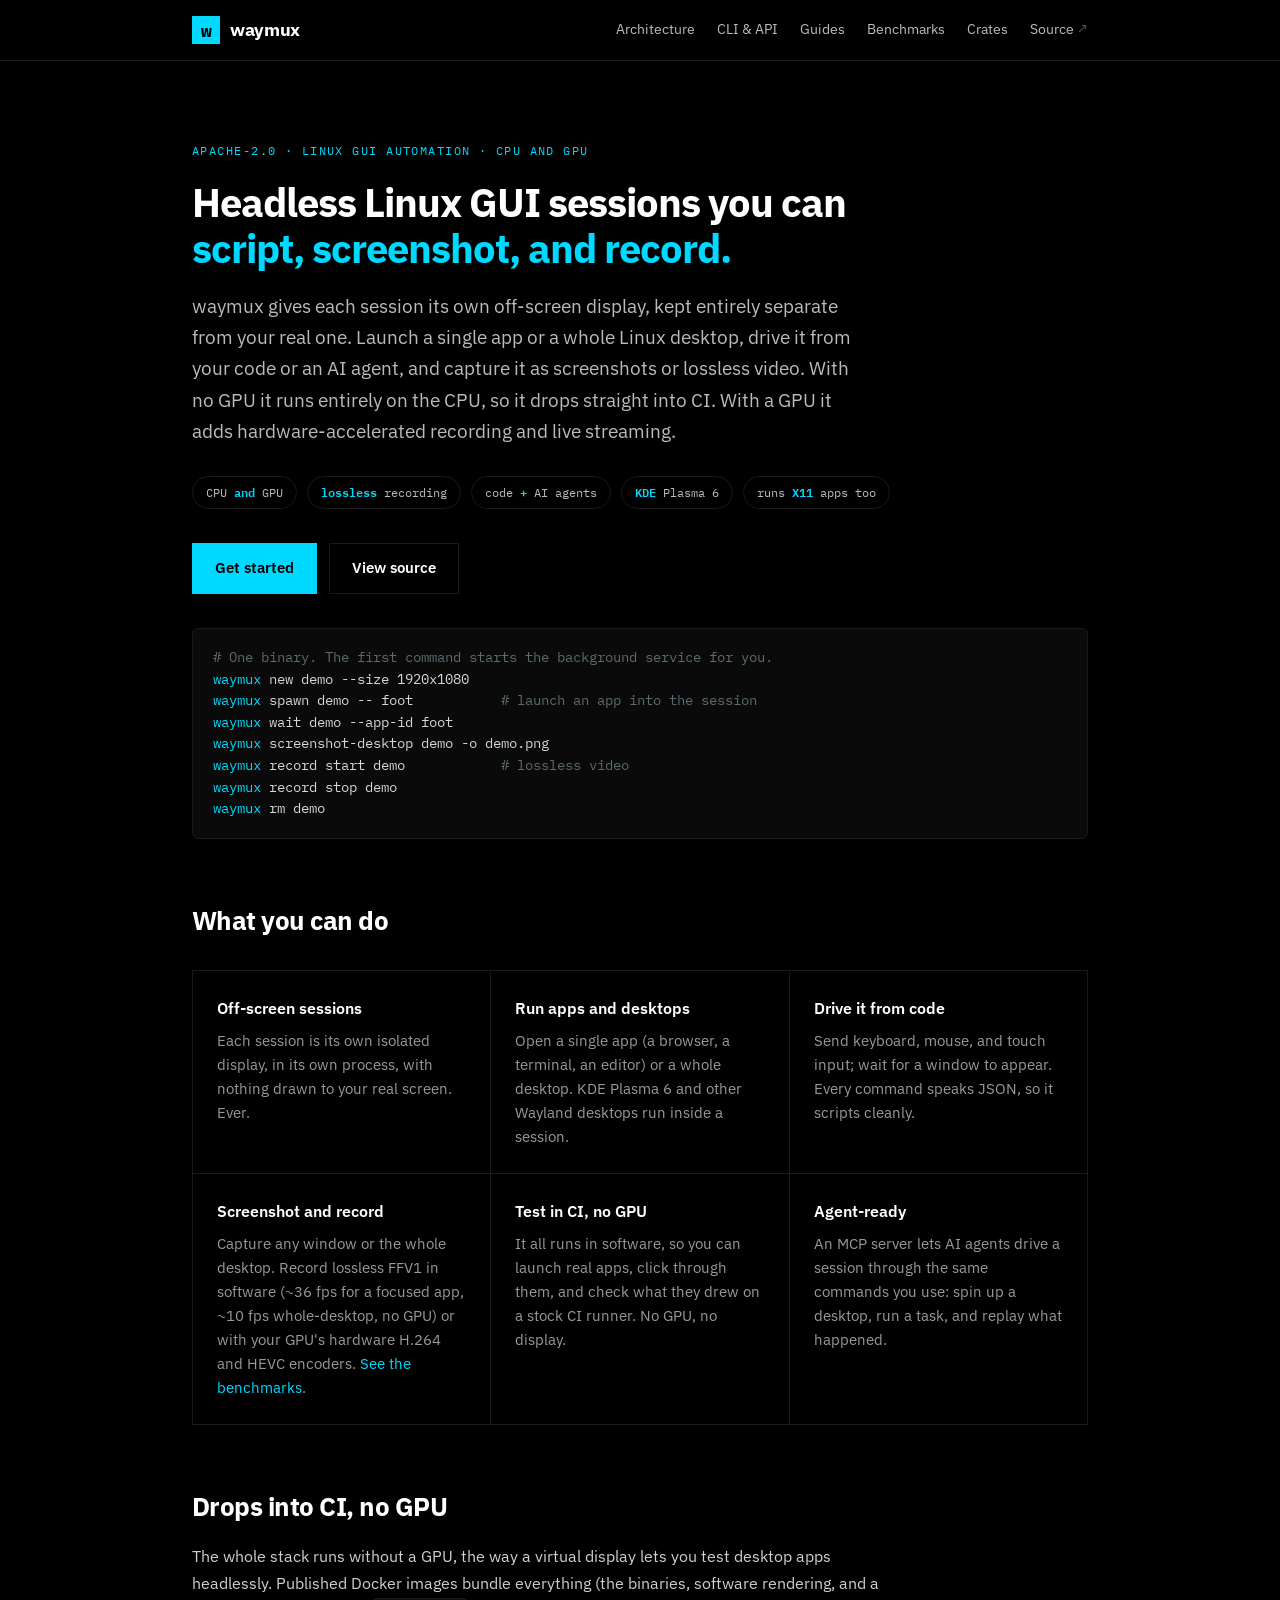
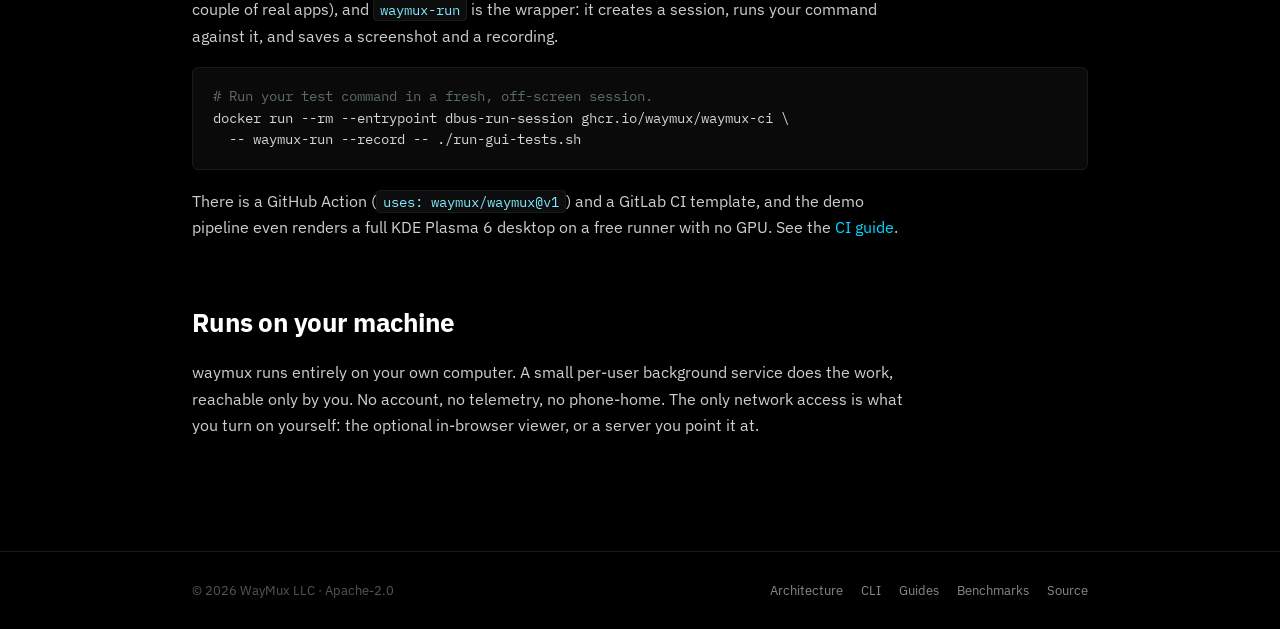
<file: site/index.html>
<!doctype html>
<html lang="en">
<head>
<meta charset="utf-8">
<meta name="viewport" content="width=device-width,initial-scale=1">
<title>waymux: headless Linux GUI sessions, driven by code or agents</title>
<meta name="description" content="Run Linux GUI apps and full desktops in a headless, scriptable session. Drive them from your code or an AI agent, screenshot and record them, and test in CI with no GPU. Open source, Apache-2.0.">
<meta property="og:title" content="waymux: headless Linux GUI sessions, driven by code or agents">
<meta property="og:description" content="Launch an app or a whole Linux desktop in an off-screen session, drive it from code, and capture it as screenshots or lossless video. No GPU needed, hardware-accelerated when you have one. Open source.">
<meta property="og:type" content="website">
<meta property="og:url" content="https://waymux.dev">
<meta name="twitter:card" content="summary_large_image">
<link rel="icon" href="data:image/svg+xml,%3Csvg xmlns='http://www.w3.org/2000/svg' viewBox='0 0 32 32'%3E%3Crect width='32' height='32' fill='%2300d9ff'/%3E%3Ctext x='16' y='22' font-family='monospace' font-size='20' font-weight='900' text-anchor='middle' fill='%23000'%3Ew%3C/text%3E%3C/svg%3E">
<link rel="preconnect" href="https://fonts.googleapis.com">
<link rel="preconnect" href="https://fonts.gstatic.com" crossorigin>
<link href="https://fonts.googleapis.com/css2?family=IBM+Plex+Mono:wght@400;600;700&family=IBM+Plex+Sans:wght@300;400;600;700&display=swap" rel="stylesheet">
<link rel="stylesheet" href="styles.css">
</head>
<body>

<header class="nav">
  <div class="container">
    <a class="brand" href="/"><span class="brand-mark">w</span> waymux</a>
    <nav class="nav-links">
      <a href="architecture.html">Architecture</a>
      <a href="cli.html">CLI &amp; API</a>
      <a href="guides.html">Guides</a>
      <a href="benchmarks.html">Benchmarks</a>
      <a href="crates.html">Crates</a>
      <a class="ext" href="https://gitlab.com/tek.cat/waymux">Source</a>
    </nav>
  </div>
</header>

<main>
  <div class="container">

    <section class="hero">
      <p class="eyebrow">Apache-2.0 &middot; Linux GUI automation &middot; CPU and GPU</p>
      <h1>Headless Linux GUI sessions you can <br><span class="accent">script, screenshot, and record.</span></h1>
      <p class="lede">
        waymux gives each session its own off-screen display, kept entirely separate from
        your real one. Launch a single app or a whole Linux desktop, drive it from your
        code or an AI agent, and capture it as screenshots
        or lossless video. With no GPU it runs entirely on the CPU, so it drops straight
        into CI. With a GPU it adds hardware-accelerated recording and live streaming.
      </p>
      <div class="pills">
        <span class="pill">CPU <b>and</b> GPU</span>
        <span class="pill"><b>lossless</b> recording</span>
        <span class="pill">code <b>+</b> AI agents</span>
        <span class="pill"><b>KDE</b> Plasma 6</span>
        <span class="pill">runs <b>X11</b> apps too</span>
      </div>
      <div class="cta-row">
        <a class="btn btn-primary" href="guides.html">Get started</a>
        <a class="btn btn-ghost" href="https://gitlab.com/tek.cat/waymux">View source</a>
      </div>
    </section>

    <pre><code><span class="c"># One binary. The first command starts the background service for you.</span>
<span class="k">waymux</span> new demo --size 1920x1080
<span class="k">waymux</span> spawn demo -- foot           <span class="c"># launch an app into the session</span>
<span class="k">waymux</span> wait demo --app-id foot
<span class="k">waymux</span> screenshot-desktop demo -o demo.png
<span class="k">waymux</span> record start demo            <span class="c"># lossless video</span>
<span class="k">waymux</span> record stop demo
<span class="k">waymux</span> rm demo</code></pre>

    <h2>What you can do</h2>
    <div class="grid">
      <div class="card">
        <h3>Off-screen sessions</h3>
        <p>Each session is its own isolated display, in its own process, with nothing drawn to your real screen. Ever.</p>
      </div>
      <div class="card">
        <h3>Run apps and desktops</h3>
        <p>Open a single app (a browser, a terminal, an editor) or a whole desktop. KDE Plasma 6 and other Wayland desktops run inside a session.</p>
      </div>
      <div class="card">
        <h3>Drive it from code</h3>
        <p>Send keyboard, mouse, and touch input; wait for a window to appear. Every command speaks JSON, so it scripts cleanly.</p>
      </div>
      <div class="card">
        <h3>Screenshot and record</h3>
        <p>Capture any window or the whole desktop. Record lossless FFV1 in software (~36 fps for a focused app, ~10 fps whole-desktop, no GPU) or with your GPU's hardware H.264 and HEVC encoders. <a href="benchmarks.html">See the benchmarks</a>.</p>
      </div>
      <div class="card">
        <h3>Test in CI, no GPU</h3>
        <p>It all runs in software, so you can launch real apps, click through them, and check what they drew on a stock CI runner. No GPU, no display.</p>
      </div>
      <div class="card">
        <h3>Agent-ready</h3>
        <p>An MCP server lets AI agents drive a session through the same commands you use: spin up a desktop, run a task, and replay what happened.</p>
      </div>
    </div>

    <h2>Drops into CI, no GPU</h2>
    <p>
      The whole stack runs without a GPU, the way a virtual display lets you test desktop
      apps headlessly. Published Docker images bundle everything (the binaries, software
      rendering, and a couple of real apps), and <code>waymux-run</code> is the wrapper:
      it creates a session, runs your command against it, and saves a screenshot and a
      recording.
    </p>
    <pre><code><span class="c"># Run your test command in a fresh, off-screen session.</span>
docker run --rm --entrypoint dbus-run-session ghcr.io/waymux/waymux-ci \
  -- waymux-run --record -- ./run-gui-tests.sh</code></pre>
    <p>
      There is a GitHub Action (<code>uses: waymux/waymux@v1</code>) and a GitLab CI
      template, and the demo pipeline even renders a full KDE Plasma 6 desktop on a free
      runner with no GPU. See the <a href="guides.html#ci">CI guide</a>.
    </p>

    <h2>Runs on your machine</h2>
    <p>
      waymux runs entirely on your own computer. A small per-user background service does
      the work, reachable only by you. No account, no telemetry, no phone-home. The only
      network access is what you turn on yourself: the optional in-browser viewer, or a
      server you point it at.
    </p>

  </div>
</main>

<footer>
  <div class="container">
    <span>&copy; 2026 WayMux LLC &middot; Apache-2.0</span>
    <span class="foot-links">
      <a href="architecture.html">Architecture</a>
      <a href="cli.html">CLI</a>
      <a href="guides.html">Guides</a>
      <a href="benchmarks.html">Benchmarks</a>
      <a href="https://gitlab.com/tek.cat/waymux">Source</a>
    </span>
  </div>
</footer>

<script>
  // easter egg: the glowing 3D logo, rendered in software WebGL
  console.log('%c✦ waymux', 'color:#00d9ff;font:700 16px monospace');
  console.log('%cthe glowing one lives at /logo.html', 'color:#5b6b70;font:13px monospace');
</script>
</body>
</html>
</file>
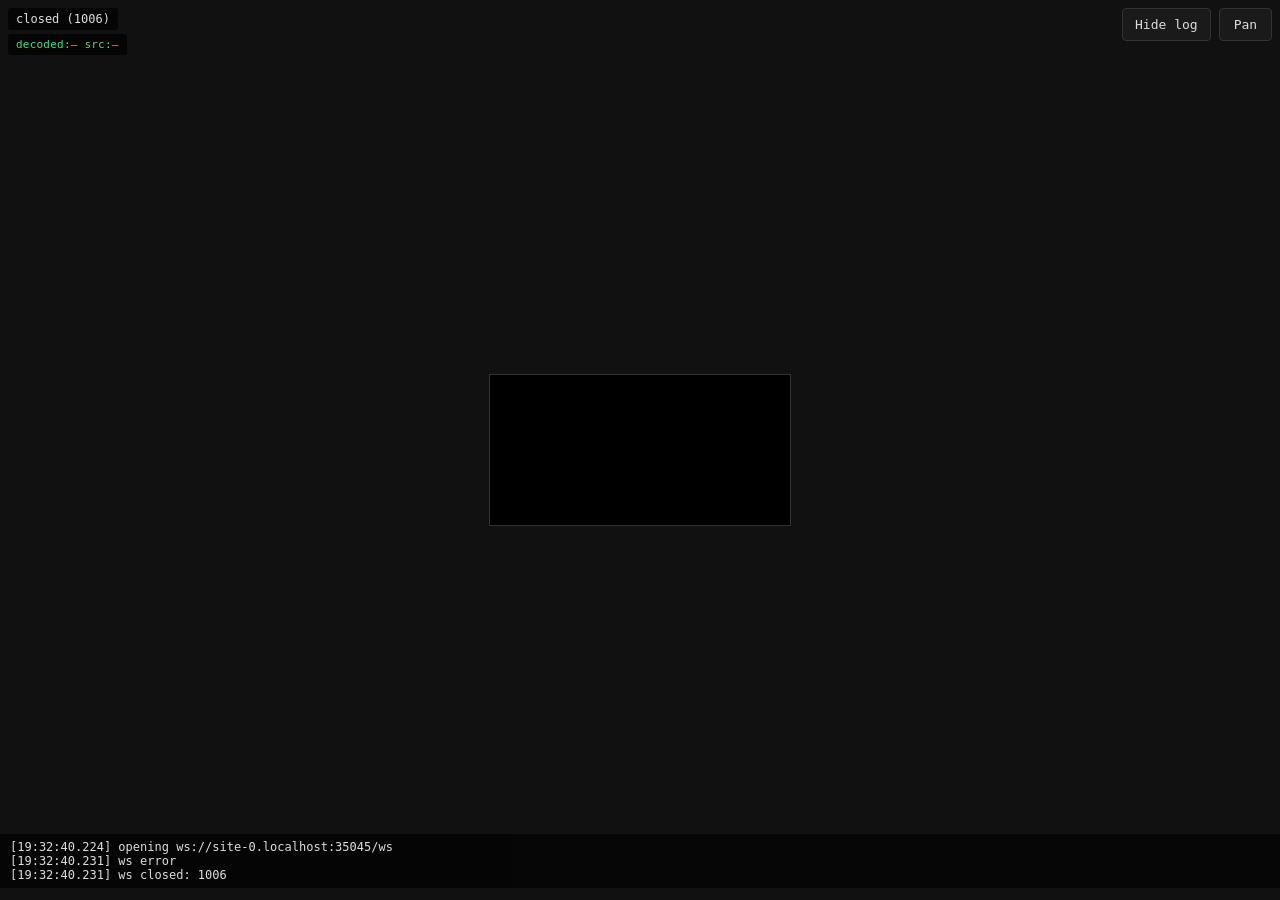
<file: crates/waymux-neko-bridge/internal/web/static/index.html>
<!DOCTYPE html>
<html lang="en">
<head>
<meta charset="utf-8">
<meta name="viewport" content="width=device-width, initial-scale=1, maximum-scale=5, user-scalable=yes">
<title>waymux viewer</title>
<style>
  html, body { margin: 0; padding: 0; background: #111; color: #ddd; font-family: ui-monospace, monospace; height: 100%; overflow: hidden; }
  #stage { position: relative; width: 100%; height: 100%; display: flex; align-items: center; justify-content: center; }
  /* touch-action: manipulation — re-enable browser-native pinch-zoom + pan.
   *  The two-finger gesture classifier in JS preventDefault()s only when it
   *  decides the gesture is a parallel scroll; pinch + post-zoom pan fall
   *  through to the browser. The `none` value would block all of that. */
  video { max-width: 100%; max-height: 100%; background: #000; outline: 1px solid #333; cursor: crosshair; touch-action: manipulation; }
  #log { position: fixed; bottom: 0; left: 0; right: 0; max-height: 30%; overflow: auto; background: #000a; padding: 6px 10px; font-size: 12px; pointer-events: none; }
  /* Lift log above the persistent Termux bar on touch devices so they don't overlap. */
  @media (pointer: coarse) { #log { bottom: 88px; max-height: 25%; } }
  /* Hidden state for the on-screen log; toggle via #log-toggle. The
   * log is useful for debugging but clutters the desktop view in
   * normal use — customer can hide. Persisted in localStorage. */
  body.log-hidden #log { display: none; }
  #log-toggle {
    background: #1a1a1a; color: #ddd;
    border: 1px solid #333; border-radius: 4px;
    padding: 8px 12px; font-family: inherit; font-size: 13px;
    cursor: pointer;
  }
  #log-toggle.log-hidden-active {
    background: #1a1a1a; color: #888; border-color: #2a2a2a;
  }
  /* task #124: top-left "viewport-info" container holds #status +
   * #fps. Visual-viewport-pegged via pegViewportInfo() so both
   * elements stay screen-fixed during pinch-zoom + pan (same pattern
   * as #viewport-controls on the right). Without this, pinch-zoom
   * scales these to giant size + they drift off-screen during pan. */
  #viewport-info {
    position: fixed; top: 0; left: 0; z-index: 100;
    display: flex; flex-direction: column; gap: 4px;
    padding: 8px;
    transform-origin: top left;
    will-change: transform;
    pointer-events: none;
  }
  #status { background: #000a; color: #ddd; padding: 4px 8px; font-size: 12px; border-radius: 3px; align-self: flex-start; }

  /* launch-E (2026-05-24): connection-lost overlay. Shown over the
   * whole viewport when the WS or PC disconnects after a successful
   * connect. Backdrop is semi-transparent so the customer can see
   * their (frozen) last frame underneath — helps them realize they
   * haven't been kicked, just temporarily disconnected.
   * Hidden by default via display:none; the JS toggles it. */
  #reconnect-overlay {
    display: none;
    position: fixed; inset: 0; z-index: 1000;
    background: rgba(11, 18, 32, 0.85);
    backdrop-filter: blur(2px);
    align-items: center; justify-content: center;
    color: #e6edf7;
    font-family: -apple-system, BlinkMacSystemFont, 'Segoe UI', Roboto, sans-serif;
  }
  #reconnect-overlay.visible { display: flex; }
  #reconnect-card {
    background: #0f1828; border: 1px solid #1f2c47; border-radius: 8px;
    padding: 28px 32px; max-width: 380px; text-align: center;
    box-shadow: 0 10px 40px rgba(0, 0, 0, 0.5);
  }
  #reconnect-card h2 {
    margin: 0 0 8px; font-size: 20px; font-weight: 700;
    color: #fbbf24; /* amber — attention, not error */
  }
  #reconnect-card p { margin: 8px 0; color: #9aa7c0; font-size: 14px; line-height: 1.5; }
  #reconnect-card .countdown { color: #e6edf7; font-weight: 600; font-variant-numeric: tabular-nums; }
  #reconnect-card button {
    margin-top: 18px; padding: 8px 18px; border-radius: 6px;
    background: #1f2c47; color: #e6edf7; border: 1px solid #2c3e63;
    cursor: pointer; font-size: 14px; font-weight: 600;
    font-family: inherit;
  }
  #reconnect-card button:hover { background: #2c3e63; }
  #reconnect-card.gave-up h2 { color: #ef4444; }

  /* task #120: FPS meter overlay. Shows
   * "decoded:N  src:M  drop:K" — RTCRtpReceiver.getStats() + bridge
   * srcFps push. */
  #fps {
    background: #000a; color: #4ade80;
    padding: 4px 8px; font-size: 11px; font-family: ui-monospace, monospace;
    border-radius: 3px;
    letter-spacing: 0.02em;
    align-self: flex-start;
  }
  body.fps-hidden #fps { display: none; }

  /* task #113/120: touch cursor is a CLICK VISUAL, not a finger-tracker.
   * Two states:
   *   - `.ripple` / `.ripple-right` — expanding ring + fade animation,
   *     fired on every click event (quick tap or 2-finger right-click).
   *     Decouples the "I clicked something" feedback from "where is my
   *     finger right now", which gets noisy during pans / hovers.
   *   - `.dragging` — solid green cursor visible for the duration of a
   *     long-press drag (button held on remote). Follows the finger
   *     while the drag is active.
   * Idle / hover / pan-without-click: cursor is invisible. */
  #touch-cursor {
    position: fixed;
    border-radius: 50%;
    pointer-events: none;
    transform: translate(-50%, -50%);
    z-index: 50;
    opacity: 0;
    width: 16px; height: 16px;
    border: 2px solid #00d9ff;
    background: rgba(0, 217, 255, 0.28);
    will-change: width, height, opacity;
  }
  #touch-cursor::after {
    content: '';
    position: absolute;
    top: 50%; left: 50%;
    width: 6px; height: 6px;
    border-radius: 50%;
    background: #00d9ff;
    transform: translate(-50%, -50%);
  }
  /* Quick-tap (left-click) ripple: cyan, expands and fades over 480ms. */
  #touch-cursor.ripple {
    animation: touch-ripple 480ms ease-out forwards;
  }
  @keyframes touch-ripple {
    0%   { width: 16px; height: 16px; opacity: 1; border-width: 3px; }
    60%  { opacity: 0.7; }
    100% { width: 84px; height: 84px; opacity: 0; border-width: 1px; }
  }
  /* 2-finger right-click ripple: orange so user can distinguish from a
   * left-click visually. */
  #touch-cursor.ripple-right {
    border-color: #fb923c;
    background: rgba(251, 146, 60, 0.28);
    animation: touch-ripple-right 480ms ease-out forwards;
  }
  #touch-cursor.ripple-right::after { background: #fb923c; }
  @keyframes touch-ripple-right {
    0%   { width: 16px; height: 16px; opacity: 1; border-width: 3px; }
    60%  { opacity: 0.7; }
    100% { width: 84px; height: 84px; opacity: 0; border-width: 1px; }
  }
  /* Long-press drag: solid green cursor visible until drag ends. */
  #touch-cursor.dragging {
    opacity: 1;
    animation: none;
    width: 32px; height: 32px;
    border-color: #4ade80;
    background: rgba(74, 222, 128, 0.18);
    transition: left 60ms linear, top 60ms linear;
  }
  #touch-cursor.dragging::after {
    background: #4ade80;
    width: 8px; height: 8px;
  }

  /* task #115/116: viewport-pegged control row in the top-right.
   * Houses the Pan toggle + Log toggle. Pinned to the VISUAL viewport
   * (pinch-zoom-aware) via pegViewportControls() in JS, same pattern
   * the kbd-bar uses. Without that JS peg, `position: fixed` anchors
   * to the LAYOUT viewport, which means when the user pinch-zooms,
   * the buttons can drift off-screen or float in the wrong spot. */
  #viewport-controls {
    position: fixed; top: 0; left: 0; z-index: 100;
    display: flex; gap: 8px; padding: 8px;
    transform-origin: top left;
    will-change: transform;
    user-select: none; -webkit-user-select: none;
    -webkit-touch-callout: none;
  }
  /* Fallback positioning when JS hasn't run yet OR visualViewport is absent. */
  #viewport-controls.no-peg { left: auto; right: 0; }

  /* task #115: pan-mode toggle. */
  #mode-toggle {
    background: #1a1a1a; color: #ddd;
    border: 1px solid #333; border-radius: 4px;
    padding: 8px 14px; font-family: inherit; font-size: 13px;
    cursor: pointer;
  }
  /* Blue "active" highlight = TRACKPAD enabled (the opt-in state). Pan is the
   * default and shows unhighlighted. */
  #mode-toggle.active {
    background: #00d9ff; color: #000; border-color: #00d9ff;
  }
  /* Pan mode reuses the same click ripple — a quick tap inside pan mode
   * still fires a click and shows the cyan ripple. Continuous tracking
   * during a pan/pinch gesture is intentionally NOT drawn (it was noisy
   * — the user reported it firing on every pan motion). */

  /* ── Mobile soft-keyboard (Task #42) ──
   *
   * `kbd-input` is a real <textarea> positioned just off-screen so it can be
   *  focused by code (popping the OS soft keyboard) but doesn't visually
   *  clash. opacity:0 instead of display:none — the OS only opens its
   *  keyboard for a visible, focusable element on most platforms.
   *
   * `kbd-bar` is the Termux-style persistent bottom bar — two rows of
   *  modifier + special-key buttons, always visible on touch devices.
   *  Pegged to the visual viewport's bottom-left via JS (visualViewport
   *  API) so it stays in view AND keeps its physical-pixel size even when
   *  the user pinch-zooms the page. ⌨ button focuses the hidden textarea
   *  to pop the OS soft keyboard.
   */
  #kbd-input {
    /* Positioned INSIDE the visual viewport so the browser doesn't
     * scroll the layout to keep the caret visible on every input
     * event. Pegged to bottom-left where the soft keyboard already
     * lives — the OS keyboard covers it and the kbd-bar floats above.
     * opacity:0 hides it visually; width/height stays at 1px so the
     * browser still treats it as a focusable text input.
     *
     * Previous `top: 0; left: -1000px` put the element offscreen and
     * triggered the browser's "scroll to bring focused input into
     * view" on every keystroke, popping the layout to top-left. */
    position: fixed; left: 0; bottom: 0; width: 1px; height: 1px;
    opacity: 0; border: none; outline: none; resize: none; padding: 0;
    margin: 0;
    font-size: 16px;  /* >=16px stops iOS auto-zoom on focus */
    pointer-events: none;
    /* Belt-and-suspenders against scroll-anchoring or scroll-into-view. */
    scroll-margin: 0;
  }
  #kbd-bar {
    display: none;
    /* Positioned at top:0 in layout space; the JS pegBarToViewport() sets
     * a transform that moves the bar to the bottom of the *visual* viewport
     * AND counter-scales to physical pixels. CSS-default `bottom: 0`
     * conflicts with that transform (stacks two positioning systems).
     * Fallback for browsers without visualViewport: the @supports rule below
     * pins it to the bottom of the layout viewport directly. */
    position: fixed; top: 0; left: 0;
    background: rgba(18, 20, 28, 0.93);
    backdrop-filter: blur(12px); -webkit-backdrop-filter: blur(12px);
    border-top: 1px solid rgba(255, 255, 255, 0.08);
    box-shadow: 0 -4px 16px rgba(0, 0, 0, 0.4);
    padding: 5px 6px calc(5px + env(safe-area-inset-bottom)) 6px;
    z-index: 100;
    transform-origin: top left;  /* counter-scale anchor */
    user-select: none; -webkit-user-select: none; -webkit-touch-callout: none;
    will-change: transform;
  }
  /* Fallback positioning when JS hasn't run yet OR visualViewport is absent. */
  #kbd-bar.no-peg { top: auto; bottom: 0; right: 0; }
  .kbd-row {
    display: flex; gap: 4px;
    overflow-x: auto; scrollbar-width: none;
  }
  .kbd-row + .kbd-row { margin-top: 4px; }
  .kbd-row::-webkit-scrollbar { display: none; }
  .kbd-row button {
    flex: 0 0 auto;
    min-width: 38px; height: 34px;
    background: linear-gradient(180deg, rgba(72, 78, 96, 0.78), rgba(54, 58, 74, 0.78));
    border: 1px solid rgba(180, 190, 220, 0.14);
    border-radius: 6px;
    color: #e4e7ee;
    font-family: ui-monospace, monospace;
    font-size: 11px; font-weight: 600; letter-spacing: 0.02em;
    padding: 0 10px;
    cursor: pointer;
    transition: background 70ms ease, transform 70ms ease;
    -webkit-tap-highlight-color: transparent;
  }
  .kbd-row button:active {
    background: linear-gradient(180deg, rgba(140, 150, 220, 0.95), rgba(110, 120, 190, 0.95));
    transform: scale(0.96);
  }
  .kbd-row button.sticky {
    background: linear-gradient(180deg, rgba(140, 220, 150, 0.90), rgba(100, 190, 120, 0.90));
    color: #0a140c; border-color: rgba(170, 240, 180, 0.5);
  }
  #kbd-toggle {
    font-size: 16px;
    background: linear-gradient(180deg, rgba(110, 130, 200, 0.88), rgba(80, 100, 180, 0.88));
    border-color: rgba(190, 210, 250, 0.35);
    color: #f4f6fc;
    margin-left: auto;  /* push to right edge of row */
  }
  #kbd-toggle.active {
    background: linear-gradient(180deg, rgba(180, 100, 200, 0.92), rgba(150, 80, 180, 0.92));
  }
  @media (pointer: coarse) {
    #kbd-bar { display: block; }
  }
</style>
</head>
<body>
  <!-- task #124: status + FPS pegged together to visual-viewport top-left -->
  <div id="viewport-info">
    <div id="status">connecting…</div>
    <div id="fps">decoded:—  src:—</div>
  </div>
  <!-- launch-E (2026-05-24): connection-lost overlay. Shown when the
       WS or PC drops after a successful first-connect. JS toggles
       .visible + populates the countdown / message. -->
  <div id="reconnect-overlay" aria-live="polite" role="status">
    <div id="reconnect-card">
      <h2 id="reconnect-title">Connection lost</h2>
      <p id="reconnect-msg">Reconnecting in <span class="countdown" id="reconnect-countdown">…</span> seconds (attempt <span id="reconnect-attempt">1</span> of 6)</p>
      <button id="reconnect-now-btn" type="button">Reconnect now</button>
    </div>
  </div>
  <!-- task #113: visible touch cursor follows finger on mobile -->
  <div id="touch-cursor"></div>
  <!-- Remote cursor overlay: canvas mirrors the server-side cursor image;
       SVG link-line shows local-vs-remote offset with latency label.
       Both hidden by default — stay inert until cursor messages arrive. -->
  <canvas id="remote-cursor" width="0" height="0" style="position:fixed; pointer-events:none; z-index:20; image-rendering:pixelated; display:none;"></canvas>
  <svg id="cursor-link" style="position:fixed; inset:0; width:100%; height:100%; pointer-events:none; z-index:19; display:none;">
    <line id="cursor-link-line" stroke="rgba(255,255,255,0.5)" stroke-width="1" stroke-dasharray="3 3"/>
    <text id="cursor-link-label" fill="#fff" font-size="11" font-family="monospace"></text>
  </svg>
  <!-- task #115/116: viewport-pegged controls. Order is left→right
       in the flex row: Log toggle first, Pan toggle rightmost (Pan
       is the more common toggle so it stays at the corner).
       tabindex="-1" removes both buttons from the focus order so a
       tab keypress (which we forward to the remote as KEY_TAB) won't
       land on the controls and steal focus from the kbdInput. -->
  <div id="viewport-controls" class="no-peg">
    <button id="log-toggle" type="button" tabindex="-1">Hide log</button>
    <button id="mode-toggle" type="button" tabindex="-1">Pan</button>
  </div>
  <div id="stage">
    <video id="v" autoplay playsinline muted></video>
  </div>
  <!-- Termux-mirror mobile keyboard (Tasks #42/#43/#47). Persistent bottom
       bar on touch devices; ⌨ button toggles the OS soft keyboard via the
       hidden textarea. Pegged + counter-scaled to the visualViewport so it
       stays fixed-size at any pinch-zoom level. -->
  <textarea id="kbd-input" autocorrect="off" autocapitalize="off" spellcheck="false" autocomplete="off"></textarea>
  <div id="kbd-bar">
    <!-- Row 1: exact Termux mirror -->
    <div class="kbd-row">
      <button data-key="Escape">ESC</button>
      <button data-key="/">/</button>
      <button data-key="-">−</button>
      <button data-key="Home">HOME</button>
      <button data-key="ArrowUp">↑</button>
      <button data-key="End">END</button>
      <button data-key="PageUp">PGUP</button>
    </div>
    <!-- Row 2: exact Termux mirror + ⌨ toggle at right -->
    <div class="kbd-row">
      <button data-key="Tab">TAB</button>
      <button data-mod="ctrl">CTRL</button>
      <button data-mod="alt">ALT</button>
      <button data-key="ArrowLeft">←</button>
      <button data-key="ArrowDown">↓</button>
      <button data-key="ArrowRight">→</button>
      <button data-key="PageDown">PGDN</button>
      <button id="kbd-toggle" aria-label="Toggle soft keyboard" title="Toggle soft keyboard">⌨</button>
    </div>
  </div>
  <pre id="log"></pre>

<script>
// Minimal waymux WebRTC viewer.
//
// Browser is the offerer. Flow:
//   1. Open WS to /ws.
//   2. If the server sends {type:"config", iceServers:[...]}, use that as
//      the RTCPeerConnection iceServers list. If no config arrives within
//      the timeout below (or arrives empty), fall back to an empty config
//      (LAN-only — preserves the original loopback dev experience).
//   3. Construct RTCPeerConnection, addTransceiver("video","recvonly"),
//      createOffer → setLocalDescription → send {type:offer,sdp}.
//   4. Server replies {type:answer,sdp}; ICE candidates trickle both ways.
//
// Once `ontrack` fires, the <video> element binds to the inbound stream.
//
// Input: keyboard / pointer events are translated to neko-format JSON
// and sent over the WS as {type:"event", event:"keydown", ...}.
const log = document.getElementById('log');
const status = document.getElementById('status');
const video = document.getElementById('v');
const fpsEl = document.getElementById('fps');

// task #120: FPS meter. Three numbers:
//   * decoded  — RTCRtpReceiver.getStats().framesPerSecond — what
//                the browser is actually presenting from the WebRTC
//                track. Closest to "what the customer sees".
//   * src      — bridge's WriteSample-into-track rate, pushed over
//                the WS as {type:"stats", srcFps:N} each second.
//   * dropped  — framesDropped delta over the same 1 s window;
//                hides itself when zero.
//
// Switched 2026-05-22 from requestVideoFrameCallback to getStats
// because rVFC counts "frame ready to paint" not "frame actually
// painted" — on phones with battery-saver compositor pacing,
// rVFC's number was higher than what the user perceives. Stats's
// framesPerSecond is the WebRTC-spec-compliant render rate.
window.__waymuxSrcFps = null;
let __waymuxRtpReceiver = null;
let __waymuxStatsPrevDropped = 0;
let __waymuxStatsPrevFps = 0;
let __waymuxStatsTimer = null;

function renderFpsMeter(decoded, dropped) {
  if (!fpsEl) return;
  const src = window.__waymuxSrcFps;
  const drop = dropped > 0 ? `  drop:${dropped}` : '';
  fpsEl.textContent = `decoded:${decoded ?? '—'}  src:${src ?? '—'}${drop}`;
  // Recolor: green when decoded ≈ source (within 80% of src),
  // amber when noticeably behind, red when way behind.
  if (src && src > 0 && decoded != null) {
    const ratio = decoded / src;
    fpsEl.style.color = ratio >= 0.8 ? '#4ade80'
                      : ratio >= 0.5 ? '#fbbf24'
                      : '#f87171';
  } else {
    fpsEl.style.color = '#4ade80';
  }
}

function startRecvFpsCounter() {
  if (!pc || !pc.getReceivers) {
    fpsEl.textContent = 'decoded:?  src:' + (window.__waymuxSrcFps ?? '—');
    return;
  }
  // Find the video receiver on the active PeerConnection.
  const receivers = pc.getReceivers();
  __waymuxRtpReceiver = receivers.find(r => r.track && r.track.kind === 'video');
  if (!__waymuxRtpReceiver) {
    fpsEl.textContent = 'decoded:?  src:' + (window.__waymuxSrcFps ?? '—');
    return;
  }
  // Poll getStats every 1 s. WebRTC's stats are sampled at variable
  // cadence by the browser; 1 s smoothing matches our srcFps push.
  if (__waymuxStatsTimer) clearInterval(__waymuxStatsTimer);
  __waymuxStatsTimer = setInterval(async () => {
    try {
      const report = await __waymuxRtpReceiver.getStats();
      let fps = null;
      let droppedDelta = 0;
      report.forEach(s => {
        if (s.type === 'inbound-rtp' && s.kind === 'video') {
          if (typeof s.framesPerSecond === 'number') {
            fps = Math.round(s.framesPerSecond);
            __waymuxStatsPrevFps = fps;
          }
          if (typeof s.framesDropped === 'number') {
            droppedDelta = Math.max(0, s.framesDropped - __waymuxStatsPrevDropped);
            __waymuxStatsPrevDropped = s.framesDropped;
          }
        }
      });
      // fps may be null on the first sample before the browser has
      // computed it — fall back to the previous reading.
      renderFpsMeter(fps ?? __waymuxStatsPrevFps, droppedDelta);
    } catch (_) { /* tear-down race; ignore */ }
  }, 1000);
}

// How long to wait for the server's "config" message before falling back
// to the no-ICE-config path. Anything < 500 ms risks racing the WS open;
// anything > 2000 ms makes LAN dev startup feel sluggish.
const CONFIG_WAIT_MS = 1000;

function note(msg) {
  const line = `[${new Date().toISOString().slice(11, 23)}] ${msg}`;
  log.textContent += line + "\n";
  log.scrollTop = log.scrollHeight;
}

let ws = null;
let pc = null;
let pcReady = false; // becomes true once the PC has been constructed

function wirePC(iceServers) {
  pc = new RTCPeerConnection({ iceServers: iceServers || [] });
  pcReady = true;

  pc.ontrack = (ev) => {
    note(`ontrack kind=${ev.track.kind} streams=${ev.streams.length}`);
    if (ev.streams && ev.streams[0]) {
      video.srcObject = ev.streams[0];
    } else {
      const ms = new MediaStream([ev.track]);
      video.srcObject = ms;
    }
    // Tier-3: shrink the receiver jitter buffer. Chromium-only (mobile Chrome
    // yes; iOS Safari ignores it — rely on the sender playout-delay ext there).
    // 75ms (NOT 0) — 0 thrashes the buffer on jittery cellular and stutters.
    try {
      if (ev.receiver && 'jitterBufferTarget' in ev.receiver) {
        ev.receiver.jitterBufferTarget = 40; // ms — lower = less latency
        note('jitterBufferTarget=40ms set');
      } else {
        note('jitterBufferTarget unsupported — sender ext only');
      }
    } catch (e) { note('jitterBufferTarget err ' + e); }
    video.playsInline = true;
    status.textContent = 'streaming';
    // launch-E: media is flowing — mark this as a successful connect
    // so subsequent disconnects trigger the reconnect overlay (we don't
    // want overlay on the FIRST-ever attempt's failures). Also reset
    // the attempt counter so a NEW disconnect later starts fresh
    // backoff instead of giving up on the second blip.
    everConnected = true;
    reconnectAttempt = 0;
    showReconnectOverlay(false);
    // task #120: start the received-FPS counter once the video has
    // a stream. requestVideoFrameCallback fires per painted frame —
    // count over a sliding 1s window for the meter.
    startRecvFpsCounter();
    startStatsPoller();
  };

  // Tier-3 latency instrumentation: poll inbound-rtp + selected candidate pair.
  let _statsTimer = null;
  function startStatsPoller() {
    if (_statsTimer) return;
    _statsTimer = setInterval(async () => {
      if (!pc || pc.connectionState !== 'connected') return;
      const s = await pc.getStats();
      let inb, pair;
      s.forEach(r => {
        if (r.type === 'inbound-rtp' && r.kind === 'video') inb = r;
        if (r.type === 'candidate-pair' && r.nominated) pair = r;
      });
      if (inb) {
        const jbMs = inb.jitterBufferEmittedCount
          ? (inb.jitterBufferDelay / inb.jitterBufferEmittedCount * 1000).toFixed(0) : '?';
        note(`stats fps=${inb.framesPerSecond||0} jb=${jbMs}ms ` +
             `recv=${inb.framesReceived} dec=${inb.framesDecoded} drop=${inb.framesDropped} ` +
             `ql=${inb.qualityLimitationReason||'-'}`);
      }
      if (pair) {
        note(`pair rtt=${((pair.currentRoundTripTime||0)*1000).toFixed(0)}ms ` +
             `remote=${pair.remoteCandidateType||'?'} relay=${pair.remoteCandidateType==='relay'}`);
      }
    }, 1000);
  }

  pc.oniceconnectionstatechange = () => {
    note(`ice ${pc.iceConnectionState}`);
    // launch-E: ICE failure is a hard signal that the WebRTC link is
    // down. WS may still be alive (e.g. NAT rebinding); trigger
    // reconnect anyway so the customer sees the overlay instead of a
    // frozen video pane.
    if (pc.iceConnectionState === 'failed') {
      triggerReconnect('ICE failed');
    }
  };
  // launch-E: catches the cases iceConnectionStateChange misses (e.g.
  // 'disconnected' transitions on Firefox where the ICE state stays
  // 'checking' but the higher-level connection is dead).
  pc.onconnectionstatechange = () => {
    note(`pc ${pc.connectionState}`);
    if (pc.connectionState === 'failed' || pc.connectionState === 'disconnected') {
      triggerReconnect(`pc ${pc.connectionState}`);
    }
  };

  pc.onicecandidate = (ev) => {
    if (!ev.candidate) return;
    if (ws.readyState !== WebSocket.OPEN) return;
    ws.send(JSON.stringify({ type: 'ice', candidate: ev.candidate.toJSON() }));
  };

  pc.addTransceiver('video', { direction: 'recvonly' });
}

async function sendOffer() {
  try {
    const offer = await pc.createOffer();
    await pc.setLocalDescription(offer);
    ws.send(JSON.stringify({ type: 'offer', sdp: offer.sdp }));
    note('offer sent');
  } catch (e) {
    note(`offer error: ${e}`);
  }
}

async function start() {
  const proto = location.protocol === 'https:' ? 'wss' : 'ws';
  // eng-12 Phase C: pass through ?token= from the page URL into the
  // WS handshake. The control plane's /sessions/:id/interactive route
  // redirects here with the token already query-string-attached, so a
  // direct visit (LAN/dev) without a token just falls back to no-auth
  // mode (matches the bridge's empty-JWTSecret path).
  const tokenFromUrl = new URLSearchParams(location.search).get('token');
  const wsURL = tokenFromUrl
    ? `${proto}://${location.host}/ws?token=${encodeURIComponent(tokenFromUrl)}`
    : `${proto}://${location.host}/ws`;
  note(`opening ${wsURL.replace(/token=[^&]+/, 'token=<redacted>')}`);
  ws = new WebSocket(wsURL);

  ws.onopen = () => {
    status.textContent = 'connected';
    note('ws open');
    // Don't send the offer yet — wait for either the server's config
    // message or the timeout, whichever comes first.
    setTimeout(() => {
      if (!pcReady) {
        note(`no config in ${CONFIG_WAIT_MS}ms; LAN-only fallback`);
        wirePC([]);
        sendOffer();
      }
    }, CONFIG_WAIT_MS);
  };

  ws.onmessage = async (ev) => {
    let msg;
    try { msg = JSON.parse(ev.data); } catch { note(`bad msg: ${ev.data}`); return; }
    if (msg.type === 'config') {
      const ice = Array.isArray(msg.iceServers) ? msg.iceServers : [];
      note(`config: ${ice.length} ICE server(s)`);
      if (!pcReady) {
        wirePC(ice);
        sendOffer();
      }
    } else if (msg.type === 'answer') {
      if (!pcReady) { note('answer before PC ready'); return; }
      await pc.setRemoteDescription({ type: 'answer', sdp: msg.sdp });
      note('answer applied');
    } else if (msg.type === 'ice') {
      if (!pcReady) { note('ice before PC ready'); return; }
      try { await pc.addIceCandidate(msg.candidate); } catch (e) { note(`addIce: ${e}`); }
    } else if (msg.type === 'stats') {
      // task #120: per-second source FPS from the bridge. The
      // browser-side stats timer (1 s interval) is what triggers
      // the actual render — we just update the source number; the
      // next tick picks it up. If the user has never had a stats
      // tick yet (first second after connect), force a paint with
      // the cached decoded value so src appears immediately.
      window.__waymuxSrcFps = msg.srcFps || 0;
      renderFpsMeter(__waymuxStatsPrevFps || null, 0);
    } else if (msg.type === 'cursor_image') {
      applyCursorImage(msg);
    } else if (msg.type === 'cursor_pos') {
      applyCursorPos(msg);
    } else {
      note(`recv ${msg.type}`);
    }
  };

  ws.onerror = () => {
    status.textContent = 'error';
    note('ws error');
    // launch-E: error usually precedes close; defer the reconnect
    // trigger to onclose so we only schedule one retry per disconnect.
  };
  ws.onclose = (e) => {
    status.textContent = `closed (${e.code})`;
    note(`ws closed: ${e.code}`);
    // launch-E: WS close after a successful connect = network blip,
    // VM reboot, or bridge restart. Trigger reconnect overlay.
    triggerReconnect(`ws close ${e.code}`);
  };
}

// ── launch-E: reconnect state machine ──────────────────────────────
//
// Strategy: exponential-ish backoff (1, 2, 4, 8, 16, 30 = 61s budget
// across 6 attempts). After 6 fails, give up + show a Reload button.
// First reconnect fires AFTER the first onclose post-connect — we
// don't try to recover from "WS never opened" because the page's
// initial start() handles that with its native error path.

const RECONNECT_DELAYS_MS = [1000, 2000, 4000, 8000, 16000, 30000];
let reconnectAttempt = 0;
let reconnectTimer = null;
let reconnectCountdownTimer = null;
let everConnected = false;

function showReconnectOverlay(visible) {
  const ov = document.getElementById('reconnect-overlay');
  if (ov) ov.classList.toggle('visible', !!visible);
}

function triggerReconnect(reason) {
  // Skip if we never connected at all (initial start failure) — the
  // bare status="error"/"closed (N)" message in the corner is fine
  // for the first-attempt case; the overlay is for the lost-an-active-
  // session case.
  if (!everConnected) return;
  // Already scheduled? Don't double-schedule.
  if (reconnectTimer !== null) return;
  note(`triggerReconnect: ${reason} (attempt ${reconnectAttempt + 1})`);

  if (reconnectAttempt >= RECONNECT_DELAYS_MS.length) {
    // Gave up. Customer can hit "Reconnect now" (which re-tries from 0)
    // or refresh the page entirely.
    const card = document.getElementById('reconnect-card');
    if (card) card.classList.add('gave-up');
    document.getElementById('reconnect-title').textContent = "Couldn't reconnect";
    document.getElementById('reconnect-msg').innerHTML =
      "We tried 6 times over the last minute. The VM may be down or " +
      "your network may be blocking WebRTC. Try refreshing the page, " +
      "or destroy + relaunch your session from the portal.";
    document.getElementById('reconnect-now-btn').textContent = 'Refresh page';
    document.getElementById('reconnect-now-btn').onclick = () => location.reload();
    showReconnectOverlay(true);
    return;
  }

  const delayMs = RECONNECT_DELAYS_MS[reconnectAttempt];
  reconnectAttempt += 1;
  document.getElementById('reconnect-attempt').textContent = reconnectAttempt;
  // Show overlay + animate countdown.
  let remainingMs = delayMs;
  document.getElementById('reconnect-countdown').textContent = Math.ceil(remainingMs / 1000);
  showReconnectOverlay(true);
  reconnectCountdownTimer = setInterval(() => {
    remainingMs -= 250;
    if (remainingMs < 0) remainingMs = 0;
    document.getElementById('reconnect-countdown').textContent = Math.ceil(remainingMs / 1000);
  }, 250);
  reconnectTimer = setTimeout(() => {
    clearInterval(reconnectCountdownTimer);
    reconnectCountdownTimer = null;
    reconnectTimer = null;
    attemptReconnect();
  }, delayMs);
}

function attemptReconnect() {
  note('attempting reconnect');
  // Reset the PC. The old one's iceConnectionState='failed' is
  // unrecoverable; we need a fresh PC for a clean offer/answer cycle.
  try { if (pc) pc.close(); } catch (_) {}
  pc = null;
  pcReady = false;
  try { if (ws && ws.readyState === WebSocket.OPEN) ws.close(); } catch (_) {}
  ws = null;
  // The video element's old stream is dead; clear so a successful
  // reconnect's ontrack lights it up fresh.
  if (video) try { video.srcObject = null; } catch (_) {}
  // Re-invoke start() — it builds wsURL + opens the WS. Same code
  // path as initial connect, so server-side dedup (single-viewer
  // guard / FCFS) treats us identically.
  start();
}

// Reconnect-now button: cancel the pending timer + try immediately.
document.addEventListener('DOMContentLoaded', () => {
  const btn = document.getElementById('reconnect-now-btn');
  if (btn) {
    btn.addEventListener('click', () => {
      if (btn.textContent === 'Refresh page') return; // gave-up handler set above
      if (reconnectTimer !== null) clearTimeout(reconnectTimer);
      if (reconnectCountdownTimer !== null) clearInterval(reconnectCountdownTimer);
      reconnectTimer = null;
      reconnectCountdownTimer = null;
      attemptReconnect();
    });
  }
});

// ── input forwarding ────────────────────────────────────────────────
// Convert browser events to neko-format JSON envelopes and ship over the WS.
// The Go server translates them to waymux InjectOp and pipes to the
// session via the Unix socket.

let __seq = 0;
const __seqTimes = new Map(); // seq -> performance.now()
function sendEvent(obj) {
  if (!ws || ws.readyState !== WebSocket.OPEN) return;
  const seq = (++__seq) >>> 0;
  __seqTimes.set(seq, performance.now());
  if (__seqTimes.size > 256) { // bound the map
    const oldest = __seqTimes.keys().next().value;
    __seqTimes.delete(oldest);
  }
  ws.send(JSON.stringify({ type: 'event', seq, ...obj }));
}

function videoCoords(e) {
  const r = video.getBoundingClientRect();
  // Map from CSS coords inside the video element to natural source
  // coords. Callers MUST check `pointerReady()` first — without
  // videoWidth set, we have no honest scale factor and any send
  // would be wrong-by-construction.
  const vx = (e.clientX - r.left) * video.videoWidth / r.width;
  const vy = (e.clientY - r.top) * video.videoHeight / r.height;
  return { x: vx, y: vy };
}

// Pointer events are only meaningful once the <video> has natural
// dimensions (resolved on the first decoded frame). Before then,
// mapping CSS coords to source coords has no defined scale factor;
// the prior code silently fell back to 1:1, which produced wrong
// coordinates whenever the source aspect or size didn't match CSS
// width.
function pointerReady() {
  return video.videoWidth > 0 && video.videoHeight > 0;
}

// DOM `e.code` → Linux evdev keycode (input-event-codes.h). The session's
// inject_key takes evdev codes, not DOM keyCodes — passing the latter
// would route `KeyA` (DOM 65) to KEY_F7 (evdev 65) and so on. Use
// e.code (layout-independent) rather than e.key (layout-dependent).
const CODE_TO_EVDEV = {
  Escape: 1,
  Digit1: 2, Digit2: 3, Digit3: 4, Digit4: 5, Digit5: 6,
  Digit6: 7, Digit7: 8, Digit8: 9, Digit9: 10, Digit0: 11,
  Minus: 12, Equal: 13, Backspace: 14, Tab: 15,
  KeyQ: 16, KeyW: 17, KeyE: 18, KeyR: 19, KeyT: 20,
  KeyY: 21, KeyU: 22, KeyI: 23, KeyO: 24, KeyP: 25,
  BracketLeft: 26, BracketRight: 27, Enter: 28, ControlLeft: 29,
  KeyA: 30, KeyS: 31, KeyD: 32, KeyF: 33, KeyG: 34,
  KeyH: 35, KeyJ: 36, KeyK: 37, KeyL: 38,
  Semicolon: 39, Quote: 40, Backquote: 41, ShiftLeft: 42, Backslash: 43,
  KeyZ: 44, KeyX: 45, KeyC: 46, KeyV: 47, KeyB: 48,
  KeyN: 49, KeyM: 50,
  Comma: 51, Period: 52, Slash: 53, ShiftRight: 54, NumpadMultiply: 55,
  AltLeft: 56, Space: 57, CapsLock: 58,
  F1: 59, F2: 60, F3: 61, F4: 62, F5: 63, F6: 64, F7: 65, F8: 66, F9: 67, F10: 68,
  NumLock: 69, ScrollLock: 70,
  Numpad7: 71, Numpad8: 72, Numpad9: 73, NumpadSubtract: 74,
  Numpad4: 75, Numpad5: 76, Numpad6: 77, NumpadAdd: 78,
  Numpad1: 79, Numpad2: 80, Numpad3: 81, Numpad0: 82, NumpadDecimal: 83,
  F11: 87, F12: 88,
  NumpadEnter: 96, ControlRight: 97, NumpadDivide: 98,
  PrintScreen: 99, AltRight: 100,
  Home: 102, ArrowUp: 103, PageUp: 104,
  ArrowLeft: 105, ArrowRight: 106, End: 107, ArrowDown: 108, PageDown: 109,
  Insert: 110, Delete: 111,
  MetaLeft: 125, MetaRight: 126,
};
function evdevFromEvent(e) {
  const c = CODE_TO_EVDEV[e.code];
  if (c !== undefined) return c;
  // Fallback for keys we haven't mapped — return -1 so the bridge can
  // log+drop instead of routing to a random keycode.
  return -1;
}
// Track physically-held keys so we can release them if focus leaves while a
// key is down. Without this, holding Shift (or Ctrl/Alt/Meta) and then losing
// focus — clicking the address bar, switching windows/tabs — sends the keydown
// but never the keyup, latching the modifier in the remote session (the
// classic "everything types in CAPS" / stuck-Ctrl bug).
const heldKeys = new Set();
window.addEventListener('keydown', (e) => {
  const k = evdevFromEvent(e);
  if (k < 0) return;
  heldKeys.add(k);
  sendEvent({ event: 'keydown', keyCode: k });
  e.preventDefault();
});
window.addEventListener('keyup', (e) => {
  const k = evdevFromEvent(e);
  if (k < 0) return;
  heldKeys.delete(k);
  sendEvent({ event: 'keyup', keyCode: k });
  e.preventDefault();
});
// Release every held key when the page loses focus or is hidden, so no
// modifier can get stranded down in the remote session.
function releaseHeldKeys() {
  for (const k of heldKeys) sendEvent({ event: 'keyup', keyCode: k });
  heldKeys.clear();
}
window.addEventListener('blur', releaseHeldKeys);
document.addEventListener('visibilitychange', () => {
  if (document.visibilityState === 'hidden') releaseHeldKeys();
});

// Tear down the WS + PeerConnection the instant the tab is closed/reloaded/
// navigated away. Without this the browser's implicit close can be delayed or
// abnormal, so the bridge keeps this viewer alive for up to ~10s (keepalive
// timeout) — and a reload's fresh connection overlaps the dying one, so BOTH
// pull the video stream (2x bandwidth on the link → stutter). pagehide is the
// reliable unload event (fires on close, reload, navigation, and mobile
// background; unlike 'unload', it works with the bfcache and on iOS).
window.addEventListener('pagehide', () => {
  try { if (pc) pc.close(); } catch (_) {}
  try { if (ws && ws.readyState <= WebSocket.OPEN) ws.close(); } catch (_) {}
});
video.addEventListener('mousemove', (e) => {
  if (!pointerReady()) return;
  const { x, y } = videoCoords(e);
  sendEvent({ event: 'mousemove', x, y });
});
video.addEventListener('mousedown', (e) => {
  if (!pointerReady()) return;
  const { x, y } = videoCoords(e);
  sendEvent({ event: 'mousedown', x, y, button: e.button });
  e.preventDefault();
});
video.addEventListener('mouseup', (e) => {
  if (!pointerReady()) return;
  const { x, y } = videoCoords(e);
  sendEvent({ event: 'mouseup', x, y, button: e.button });
  e.preventDefault();
});
video.addEventListener('wheel', (e) => {
  if (!pointerReady()) return;
  const { x, y } = videoCoords(e);
  sendEvent({ event: 'wheel', x, y, deltaX: e.deltaX, deltaY: e.deltaY });
  e.preventDefault();
}, { passive: false });
// Prevent right-click context menu so it routes to the session.
video.addEventListener('contextmenu', (e) => { e.preventDefault(); });

// ── Remote cursor overlay ────────────────────────────────────────────
// Mirrors the server-side cursor image over the <video> element and
// draws a dashed link-line between the local pointer and the echoed
// remote position, labelled with round-trip latency in ms.
// Gated by __isTouch — mobile keeps the #touch-cursor ripple and never
// shows the remote overlay. Both canvas + SVG start display:none and
// remain inert until cursor_image / cursor_pos messages arrive.

const __isTouch = window.matchMedia('(pointer: coarse)').matches;
const remoteCursor = document.getElementById('remote-cursor');
const rcCtx = remoteCursor.getContext('2d');
// Fix 2: cache the three cursor-link DOM refs used every rAF frame.
const cursorLink = document.getElementById('cursor-link');
const cursorLinkLine = document.getElementById('cursor-link-line');
const cursorLinkLabel = document.getElementById('cursor-link-label');
let __cursorHot = { x: 0, y: 0 };
let __remoteSrc = null; // { x, y, seq } in source px
let __localPt = null;   // { cx, cy } in client px — updated capture-phase

// Capture-phase tracker: runs ALONGSIDE (not instead of) the existing
// bubbling mousemove handler. capture:true ensures we always have the
// latest local pointer position even if the bubbling handler has
// early-returned (e.g. pointerReady() false).
video.addEventListener('mousemove', (e) => { __localPt = { cx: e.clientX, cy: e.clientY }; }, { capture: true });
// Fix 1: clear __localPt when the pointer leaves the video so the
// link-line is hidden instead of freezing at the last position.
video.addEventListener('mouseleave', () => { __localPt = null; }, { capture: true });

function applyCursorImage(msg) {
  if (__isTouch) return; // mobile keeps #touch-cursor; no remote overlay
  if (!msg.w || !msg.h) { remoteCursor.style.display = 'none'; return; }
  const raw = atob(msg.rgba);
  const bytes = new Uint8ClampedArray(raw.length);
  for (let i = 0; i < raw.length; i++) bytes[i] = raw.charCodeAt(i);
  remoteCursor.width = msg.w; remoteCursor.height = msg.h;
  rcCtx.putImageData(new ImageData(bytes, msg.w, msg.h), 0, 0);
  __cursorHot = { x: msg.hotspotX || 0, y: msg.hotspotY || 0 };
  remoteCursor.style.display = 'block';
}

// Inverse of videoCoords: source px -> screen px.
function sourceToScreen(sx, sy) {
  const r = video.getBoundingClientRect();
  return {
    cx: r.left + sx * r.width / (video.videoWidth || 1),
    cy: r.top + sy * r.height / (video.videoHeight || 1),
  };
}

function applyCursorPos(msg) {
  if (__isTouch) return;
  __remoteSrc = { x: msg.x, y: msg.y, seq: (msg.seq >>> 0) };
}

function renderCursorOverlay() {
  requestAnimationFrame(renderCursorOverlay);
  if (__isTouch || !__remoteSrc || remoteCursor.style.display === 'none') return;
  const s = sourceToScreen(__remoteSrc.x, __remoteSrc.y);
  remoteCursor.style.left = (s.cx - __cursorHot.x) + 'px';
  remoteCursor.style.top  = (s.cy - __cursorHot.y) + 'px';

  // Fix 2: use module-scope cached refs (cursorLink/cursorLinkLine/cursorLinkLabel)
  // instead of calling getElementById on every rAF frame.
  if (__localPt) {
    const dx = __localPt.cx - s.cx, dy = __localPt.cy - s.cy;
    const dist = Math.hypot(dx, dy);
    if (dist > 4) {
      cursorLinkLine.setAttribute('x1', __localPt.cx); cursorLinkLine.setAttribute('y1', __localPt.cy);
      cursorLinkLine.setAttribute('x2', s.cx); cursorLinkLine.setAttribute('y2', s.cy);
      const sent = __seqTimes.get(__remoteSrc.seq);
      const dms = sent != null ? Math.round(performance.now() - sent) : null;
      cursorLinkLabel.setAttribute('x', (s.cx + 8)); cursorLinkLabel.setAttribute('y', (s.cy - 8));
      cursorLinkLabel.textContent = dms != null ? ('Δ ' + dms + ' ms') : '';
      cursorLink.style.display = 'block';
    } else {
      cursorLink.style.display = 'none';
    }
  } else {
    // Fix 1: pointer has left the video — hide the link-line so it doesn't
    // freeze at the last position.
    cursorLink.style.display = 'none';
  }
}
requestAnimationFrame(renderCursorOverlay);

// ── Mobile soft keyboard (Task #42) ─────────────────────────────────
// Strategy: a hidden <textarea> catches `input` / `compositionend` /
// `beforeinput`. Each newly-inserted character is translated to an
// evdev keypress sequence (Shift held for uppercase, etc.) and sent
// over the existing key event channel. A floating ⌨ button opens the
// soft keyboard by focusing the textarea; a modifier strip at the top
// lets the user send Ctrl/Alt/Shift chords + arrow keys + Esc/Tab
// that mobile soft-keyboards normally lack.
//
// The character → evdev map is derived from CODE_TO_EVDEV above; this
// inner table just records the **unshifted character** that each
// evdev code produces on a US layout. When the user types an
// uppercase letter or one of the shifted punctuation glyphs we set
// the Shift modifier bit and use the matching base code.
const CHAR_TO_EVDEV = {
  // Letters — Shift implicit for uppercase (handled by sendChar).
  'a': 30, 'b': 48, 'c': 46, 'd': 32, 'e': 18, 'f': 33, 'g': 34, 'h': 35,
  'i': 23, 'j': 36, 'k': 37, 'l': 38, 'm': 50, 'n': 49, 'o': 24, 'p': 25,
  'q': 16, 'r': 19, 's': 31, 't': 20, 'u': 22, 'v': 47, 'w': 17, 'x': 45,
  'y': 21, 'z': 44,
  // Digits + the unshifted punctuation.
  '1': 2, '2': 3, '3': 4, '4': 5, '5': 6,
  '6': 7, '7': 8, '8': 9, '9': 10, '0': 11,
  '-': 12, '=': 13, '[': 26, ']': 27, '\\': 43,
  ';': 39, "'": 40, '`': 41, ',': 51, '.': 52, '/': 53,
  ' ': 57, '\n': 28, '\t': 15,
};
// Shifted-glyph table — these produce their evdev code WITH Shift held.
const SHIFTED_CHAR_TO_EVDEV = {
  '!': 2, '@': 3, '#': 4, '$': 5, '%': 6,
  '^': 7, '&': 8, '*': 9, '(': 10, ')': 11,
  '_': 12, '+': 13, '{': 26, '}': 27, '|': 43,
  ':': 39, '"': 40, '~': 41, '<': 51, '>': 52, '?': 53,
};

// XKB modifier bitmask — matches mods_depressed in session/state.rs.
const MOD = { SHIFT: 1, CTRL: 4, ALT: 8, META: 64 };
// Physical evdev keycodes for the left modifier keys. Chrome's URL bar
// shortcut handling and most WebGL game keydown listeners track modifier
// state via real key events on these codes, NOT via wl_keyboard.modifiers
// alone. Task #119: wrap each chord with synthetic modifier presses.
const MOD_EVDEV = { ctrl: 29, alt: 56, shift: 42, meta: 125 };

// Sticky modifier state from the toolbar. Each entry is "armed for the
// next keypress" — consumed after one chord, mirroring how mobile
// keyboards traditionally model Shift as a one-shot toggle.
const stickyMods = { ctrl: false, alt: false, shift: false, meta: false };
function currentMods() {
  let m = 0;
  if (stickyMods.ctrl) m |= MOD.CTRL;
  if (stickyMods.alt) m |= MOD.ALT;
  if (stickyMods.shift) m |= MOD.SHIFT;
  if (stickyMods.meta) m |= MOD.META;
  return m;
}
function clearStickyMods() {
  stickyMods.ctrl = stickyMods.alt = stickyMods.shift = stickyMods.meta = false;
  document.querySelectorAll('#kbd-bar button[data-mod].sticky').forEach((b) => b.classList.remove('sticky'));
}

// Send a single evdev keypress chord: press all active modifier KEYS,
// press + release the main code, release the modifier keys. Task #119:
// the modifiers bitmask alone is insufficient for Chrome's URL bar
// shortcut handling (Ctrl+A) and most WebGL games that track modifier
// state via physical keydown events. Sending KEY_LEFTCTRL/SHIFT/ALT/META
// keydown around the chord makes the modifier "real" on the wire so
// every client sees a consistent press-and-release sequence.
function sendKeyChord(evdev, extraMods) {
  if (evdev < 0) return;
  const mods = currentMods() | (extraMods || 0);
  const heldMods = [];
  if (mods & MOD.CTRL)  heldMods.push(MOD_EVDEV.ctrl);
  if (mods & MOD.ALT)   heldMods.push(MOD_EVDEV.alt);
  if (mods & MOD.SHIFT) heldMods.push(MOD_EVDEV.shift);
  if (mods & MOD.META)  heldMods.push(MOD_EVDEV.meta);
  for (const m of heldMods) {
    sendEvent({ event: 'keydown', keyCode: m, modifiers: mods });
  }
  sendEvent({ event: 'keydown', keyCode: evdev, modifiers: mods });
  sendEvent({ event: 'keyup',   keyCode: evdev, modifiers: mods });
  for (let i = heldMods.length - 1; i >= 0; i--) {
    sendEvent({ event: 'keyup', keyCode: heldMods[i], modifiers: 0 });
  }
  clearStickyMods();
}

// Translate a single typed character to a key-chord. Used by the
// textarea's `input`/`compositionend` paths; falls through silently
// for characters we don't have an evdev mapping for (emoji, CJK, …).
function sendChar(ch) {
  if (CHAR_TO_EVDEV[ch] !== undefined) {
    sendKeyChord(CHAR_TO_EVDEV[ch], 0);
    return;
  }
  // Uppercase ASCII letters → Shift + base code.
  const lc = ch.toLowerCase();
  if (CHAR_TO_EVDEV[lc] !== undefined && lc !== ch) {
    sendKeyChord(CHAR_TO_EVDEV[lc], MOD.SHIFT);
    return;
  }
  if (SHIFTED_CHAR_TO_EVDEV[ch] !== undefined) {
    sendKeyChord(SHIFTED_CHAR_TO_EVDEV[ch], MOD.SHIFT);
    return;
  }
  note(`unmapped char ${JSON.stringify(ch)}`);
}

// Textarea wiring — char-stream path.
const kbdInput = document.getElementById('kbd-input');
const kbdBar = document.getElementById('kbd-bar');
const kbdToggle = document.getElementById('kbd-toggle');
let composing = false;
let kbdOpen = false;

// Visual-viewport pegging: keep the bar anchored to the bottom-left of the
// VISUAL viewport (what the user actually sees after pinch-zoom) AND
// counter-scale so the bar's physical pixel size stays constant regardless
// of zoom. Without this, fixed-position elements scale with the page and
// look giant when zoomed in / scroll off-screen when panning a zoomed view.
function pegBarToViewport() {
  if (!window.visualViewport) {
    kbdBar.classList.add('no-peg');
    return;
  }
  const vv = window.visualViewport;
  const s = vv.scale || 1;
  // bar.offsetHeight scales with the page; divide by scale to get physical
  // pixels, since transform: scale(1/s) is what we apply.
  const physH = kbdBar.offsetHeight;
  // CSS sets `position: fixed; top:0; left:0` so default coordinate is
  // top-left of layout viewport. translate to bottom-left of visual
  // viewport, then counter-scale (transform-origin: top left).
  const tx = vv.offsetLeft;
  const ty = vv.offsetTop + vv.height - physH / s;
  kbdBar.style.transform = `translate(${tx}px, ${ty}px) scale(${1 / s})`;
  // Pre-scale width: the (1/s) scale shrinks the element AFTER layout, so
  // we set layout width to vv.width*s so the rendered width matches the
  // viewport width.
  kbdBar.style.width = `${vv.width * s}px`;
}
// task #122: peg the hidden kbdInput textarea to the visual
// viewport bottom so when the OS soft keyboard appears (shrinking
// the visual viewport from the layout viewport), the textarea
// stays visible JUST ABOVE the keyboard rather than being pushed
// behind it. Without this peg, the browser's "scroll focused
// input into view" kicks in on every keystroke, jumping the
// layout. CSS sets `position: fixed; left: 0; bottom: 0`; we
// translate to a real bottom-of-visual position.
function pegKbdInputToViewport() {
  if (!window.visualViewport) return;
  const vv = window.visualViewport;
  // CSS sets layout coord at left:0 bottom:0. Translate to the
  // bottom-LEFT of the VISUAL viewport so when the user pans a
  // zoomed view, the textarea stays inside the visible area. Without
  // this, every keystroke triggers the browser's "scroll focused
  // input into view" — which on a zoomed+panned view jumps the
  // visual viewport back to the textarea's layout-x (= 0, far left).
  const layoutX = 0;
  const layoutY = window.innerHeight - 1;
  const targetX = vv.offsetLeft;
  const targetY = vv.offsetTop + vv.height - 1;
  const dx = targetX - layoutX;
  const dy = targetY - layoutY;
  kbdInput.style.transform = `translate(${dx}px, ${dy}px)`;
}

// task #124: peg the top-left info row (#status + #fps) to the
// visual viewport so it stays screen-fixed during pinch-zoom + pan.
// Same pattern as pegViewportControls, just anchored to the LEFT.
function pegViewportInfo() {
  const el = document.getElementById('viewport-info');
  if (!el) return;
  if (!window.visualViewport) return;
  const vv = window.visualViewport;
  const s = vv.scale || 1;
  const tx = vv.offsetLeft;
  const ty = vv.offsetTop;
  el.style.transform = `translate(${tx}px, ${ty}px) scale(${1 / s})`;
}

// task #115/116: peg the top-right control row (Pan toggle + Log
// toggle) to the visual viewport so the buttons stay at the user's
// screen-top-right no matter how they pinch-zoom or pan the page.
// Same visualViewport pattern as pegBarToViewport; transform-origin
// is top-left on the container so counter-scaling expands rightward.
function pegViewportControls() {
  const el = document.getElementById('viewport-controls');
  if (!el) return;
  if (!window.visualViewport) {
    el.classList.add('no-peg');
    return;
  }
  el.classList.remove('no-peg');
  const vv = window.visualViewport;
  const s = vv.scale || 1;
  const physW = el.offsetWidth; // layout width; transform: scale(1/s) shrinks to physical px
  // Place at top of visual viewport, flush right (vv.right - physW/s).
  const tx = vv.offsetLeft + vv.width - physW / s;
  const ty = vv.offsetTop;
  el.style.transform = `translate(${tx}px, ${ty}px) scale(${1 / s})`;
}

if (window.visualViewport) {
  const pegAll = () => { pegBarToViewport(); pegViewportControls(); pegViewportInfo(); pegKbdInputToViewport(); };
  window.visualViewport.addEventListener('resize', pegAll);
  window.visualViewport.addEventListener('scroll', pegAll);
  // Initial peg after layout settles.
  if (document.readyState === 'complete') {
    requestAnimationFrame(pegAll);
  } else {
    window.addEventListener('load', () => requestAnimationFrame(pegAll));
  }
  // Also peg on rotation / orientation change.
  window.addEventListener('orientationchange', () => setTimeout(pegAll, 200));
} else {
  // No visualViewport API — fall back to plain CSS position: fixed bottom:0.
  kbdBar.classList.add('no-peg');
}

kbdInput.addEventListener('compositionstart', () => { composing = true; });
kbdInput.addEventListener('compositionend', (e) => {
  composing = false;
  for (const ch of (e.data || '')) sendChar(ch);
  kbdInput.value = '';
});
kbdInput.addEventListener('beforeinput', (e) => {
  // Backspace arrives as a `beforeinput` with the deletion inputType;
  // mobile keyboards don't fire keydown for it. Translate to evdev
  // Backspace (14) and prevent the textarea from actually mutating —
  // we keep its value empty so successive inserts are easy to read.
  if (e.inputType === 'deleteContentBackward') {
    e.preventDefault();
    sendKeyChord(14, 0);
    kbdInput.value = '';
  }
});
kbdInput.addEventListener('input', (e) => {
  if (composing) return;
  // Enter on mobile arrives here as a literal '\n'. Other chars too.
  const data = e.data;
  if (data) {
    for (const ch of data) sendChar(ch);
  } else if (e.inputType === 'insertLineBreak' || e.inputType === 'insertParagraph') {
    sendKeyChord(28, 0); // Enter
  }
  kbdInput.value = '';
});

// ⌨ toggle: focus the hidden textarea to summon the OS soft keyboard,
// or blur to dismiss. Visual state via .active class on the button.
//
// We track keyboard-open state in `kbdOpen` rather than reading
// `document.activeElement` at toggle time — by the time the click
// handler runs, focus has moved to the toggle button, so
// activeElement is `kbdToggle`, not `kbdInput`. The blur-handler
// suppression below keeps `kbdOpen` consistent across the
// toggle-button-steals-focus path.
//
// preventScroll: true is load-bearing — without it the browser scrolls
// the layout viewport to bring the (now bottom-of-viewport) textarea
// into "view" even though it's already there, jittering the remote
// desktop frame.
//
// Synthetic mousedown.preventDefault keeps focus on kbdInput when the
// user taps a row button — otherwise the button takes focus and the OS
// keyboard dismisses mid-typing. This is the same rationale that drives
// the relatedTarget check on the blur handler.
kbdToggle.addEventListener('mousedown', (e) => { e.preventDefault(); });
kbdToggle.addEventListener('click', (e) => {
  e.preventDefault();
  if (kbdOpen) {
    kbdInput.blur();
    kbdOpen = false;
    kbdToggle.classList.remove('active');
    clearStickyMods();
  } else {
    kbdInput.focus({ preventScroll: true });
    kbdOpen = true;
    kbdToggle.classList.add('active');
  }
});
// If the textarea is blurred by another mechanism (e.g. user dismisses
// keyboard via the system back button), sync our state. Skip the
// implicit blur that fires when the user taps the ⌨ button itself —
// that path is handled by the click handler above. Detected via
// relatedTarget pointing at kbdToggle.
//
// task #126: do NOT clearStickyMods() here. Tapping a kbd-bar button
// (Ctrl, Alt, arrow, etc.) can fire a blur on the textarea on some
// Android browsers even with mousedown.preventDefault on the button
// — that blur was clearing the sticky mod the user JUST tapped,
// breaking chords like Ctrl+A. Stickys clear when a chord actually
// fires (sendKeyChord → clearStickyMods) and when the ⌨ button is
// tapped explicitly. Leaving them set across a transient blur is
// safe.
kbdInput.addEventListener('blur', (e) => {
  if (e.relatedTarget === kbdToggle) return;
  // Also skip when blur target is any kbd-bar button or viewport
  // control — those are "expected" focus shifts that the user
  // explicitly initiated; the original-focus state recovers via
  // the existing post-tap refocus call.
  if (e.relatedTarget && e.relatedTarget.closest &&
      (e.relatedTarget.closest('#kbd-bar') ||
       e.relatedTarget.closest('#viewport-controls'))) {
    return;
  }
  kbdOpen = false;
  kbdToggle.classList.remove('active');
});

// Belt-and-suspenders: when the OS soft keyboard hides, the visual viewport
// grows back to full size. Detect that and force-clear the active state in
// case `blur` didn't fire (some Android browsers don't fire blur reliably).
if (window.visualViewport) {
  let lastVvHeight = window.visualViewport.height;
  window.visualViewport.addEventListener('resize', () => {
    const h = window.visualViewport.height;
    // Heuristic: viewport grew back to ≥95% of window inner height → keyboard closed.
    if (h > lastVvHeight + 50 && h >= window.innerHeight * 0.95) {
      kbdOpen = false;
      kbdToggle.classList.remove('active');
    }
    lastVvHeight = h;
  });
}

// Bar buttons: data-mod toggles sticky modifier; data-key sends the
// named key (with any sticky mods, then clears them per chord convention).
//
// task #125: preventDefault on mousedown so tapping a bar button
// does NOT steal focus from kbdInput. Without this, mobile users
// tapping arrow keys / Ctrl / Alt / Esc lost the soft keyboard
// (touchend → mousedown → focus moves to button → kbdInput blurs
// → OS dismisses keyboard). Refocus AFTER click can't recover
// because the OS has already started its dismiss animation. Same
// pattern modeToggle + logToggle use.
document.querySelectorAll('#kbd-bar button').forEach((btn) => {
  btn.addEventListener('mousedown', (e) => { e.preventDefault(); });
  btn.setAttribute('tabindex', '-1');
});
document.querySelectorAll('#kbd-bar button[data-mod]').forEach((btn) => {
  btn.addEventListener('click', (e) => {
    e.preventDefault();
    const mod = btn.dataset.mod;
    stickyMods[mod] = !stickyMods[mod];
    btn.classList.toggle('sticky', stickyMods[mod]);
    // Refocus the textarea so the soft keyboard doesn't dismiss when
    // the user taps a modifier in the middle of typing.
    if (kbdOpen) {
      // task #123: only refocus the textarea (which re-pops the OS
      // keyboard) when the keyboard is currently OPEN per the visual
      // viewport. Android's down-arrow dismiss doesn't reliably fire
      // a blur on the textarea, so kbdOpen can be stale-true after a
      // dismiss. Without this guard, every tap on the video would
      // re-pop the keyboard that the user just dismissed.
      const vvOpen = !window.visualViewport
        || window.visualViewport.height < window.innerHeight * 0.9;
      if (vvOpen) {
        kbdInput.focus({ preventScroll: true });
      } else {
        // Keyboard is dismissed (vv full height). Sync state.
        kbdOpen = false;
        kbdToggle.classList.remove('active');
      }
    }
  });
});
document.querySelectorAll('#kbd-bar button[data-key]').forEach((btn) => {
  btn.addEventListener('click', (e) => {
    e.preventDefault();
    const key = btn.dataset.key;
    let code = CODE_TO_EVDEV[key];
    if (code === undefined) {
      // Single-char keys like '/', '-', '`', '|' — fall through to sendChar
      // which goes via the char-stream layout-aware path.
      if (key.length === 1) {
        sendChar(key);
      }
      if (kbdOpen) {
      // task #123: only refocus the textarea (which re-pops the OS
      // keyboard) when the keyboard is currently OPEN per the visual
      // viewport. Android's down-arrow dismiss doesn't reliably fire
      // a blur on the textarea, so kbdOpen can be stale-true after a
      // dismiss. Without this guard, every tap on the video would
      // re-pop the keyboard that the user just dismissed.
      const vvOpen = !window.visualViewport
        || window.visualViewport.height < window.innerHeight * 0.9;
      if (vvOpen) {
        kbdInput.focus({ preventScroll: true });
      } else {
        // Keyboard is dismissed (vv full height). Sync state.
        kbdOpen = false;
        kbdToggle.classList.remove('active');
      }
    }
      return;
    }
    sendKeyChord(code, 0);
    if (kbdOpen) {
      // task #123: only refocus the textarea (which re-pops the OS
      // keyboard) when the keyboard is currently OPEN per the visual
      // viewport. Android's down-arrow dismiss doesn't reliably fire
      // a blur on the textarea, so kbdOpen can be stale-true after a
      // dismiss. Without this guard, every tap on the video would
      // re-pop the keyboard that the user just dismissed.
      const vvOpen = !window.visualViewport
        || window.visualViewport.height < window.innerHeight * 0.9;
      if (vvOpen) {
        kbdInput.focus({ preventScroll: true });
      } else {
        // Keyboard is dismissed (vv full height). Sync state.
        kbdOpen = false;
        kbdToggle.classList.remove('active');
      }
    }
  });
});

// ── Touch input → trackpad mode (task #113) ─────────────────────────
//
// Mobile browsers don't synthesize mousemove during drag and only
// fire a delayed click ~300 ms after a tap, at coords scrambled by
// pinch-zoom + scroll. Result on the prior build: tapping Plasma
// icons did nothing. This block implements **trackpad-mode** on
// the video element so the same touch interaction supports the
// three distinct desktop ops:
//
//   * HOVER  — drag one finger. Cursor on the remote follows
//              touch position (`mousemove` only), no button held.
//              Lets users disambiguate hover-on-icon, see tooltips,
//              etc.
//   * CLICK  — quick tap (touchstart → touchend < 250 ms, < 10 px
//              movement). Emits a `mousedown` + `mouseup` pair at
//              the touch coords.
//   * DRAG   — long-press: hold one finger still for 350 ms, then
//              move. After the hold timer fires, a `mousedown` is
//              sent and the cursor ring turns green; subsequent
//              `touchmove` events continue as motion-with-button-
//              held; `touchend` sends `mouseup`. Standard iPad-RDP
//              gesture — gives Plasma window-drag, file-drag, etc.
//   * RIGHT-CLICK — two-finger tap (both fingers down then up
//              within 250 ms, no movement). Emits `mousedown` +
//              `mouseup` at the first finger's position with
//              `button: 2`. Two-finger HOLD instead falls through
//              to the browser's pinch-zoom.
//
// State machine:
//   IDLE → touchstart(n=1) → MOVING
//     MOVING + tap (quick release) → emit click → IDLE
//     MOVING + long-press timer fires → emit mousedown → DRAGGING
//     MOVING + 2nd finger lands → 2-finger tap candidate → IDLE
//     MOVING + significant motion → keep MOVING (no click on release)
//   DRAGGING → touchmove → DRAGGING
//   DRAGGING → touchend → emit mouseup → IDLE
//   * → touchcancel → emit mouseup (defensive) → IDLE
//
// Multi-finger touches that don't fit the right-click pattern
// (i.e. with significant pinch motion) are LEFT UNHANDLED so the
// browser's native pinch-zoom works. `touch-action: manipulation`
// on the video CSS already suppresses the legacy double-tap-zoom.
const touchCursor = document.getElementById('touch-cursor');

// task #115: pan-mode lets the user pinch-zoom and pan the rendered
// video using browser-native gestures instead of routing every touch
// to the remote cursor. Default is trackpad mode (touch → cursor).
// Tap the top-right toggle to switch. In pan mode all our touch
// handlers early-out without preventDefault, so the browser's
// `touch-action: manipulation` CSS hint takes over.
// Pan is the DEFAULT mode (native pinch/zoom/pan; touch handlers early-out).
// Trackpad (touch → remote cursor) is the opt-in "enabled" state, shown
// highlighted/active. The button label always shows the CURRENT mode.
let panMode = true;
const modeToggle = document.getElementById('mode-toggle');
// task #120 fix: preventDefault on mousedown so tapping does NOT
// steal focus from kbdInput. Mobile browsers fire a mousedown after
// touchend (the "compatibility mouse events") — that's the one that
// would normally shift focus. Suppressing it here is sufficient on
// both desktop and mobile WITHOUT killing the click event itself.
// (Previous touchstart.preventDefault killed the synthesized click
// on Android, so taps on mobile didn't register.) tabindex="-1" on
// the button is the belt-and-suspenders against tab-key focus.
modeToggle.addEventListener('mousedown', (e) => { e.preventDefault(); });
// Reflect `panMode` in the UI: label = current mode; the blue "active"
// highlight marks TRACKPAD (the enabled state), so it's on when NOT in pan;
// `body.pan-mode` drives the pan-gesture CSS + touch-handler early-outs and
// stays keyed to the ACTUAL pan state.
function applyMode() {
  modeToggle.textContent = panMode ? 'Pan' : 'Trackpad';
  modeToggle.classList.toggle('active', !panMode);
  document.body.classList.toggle('pan-mode', panMode);
}
modeToggle.addEventListener('click', () => {
  panMode = !panMode;
  applyMode();
  if (panMode) {
    // Switching INTO pan mode mid-drag/hover — release any held
    // button on the remote and reset state.
    if (typeof tpState !== 'undefined' && tpState === 'dragging') {
      sendEvent({ event: 'mouseup', x: 0, y: 0, button: 0 });
    }
    if (typeof resetTouchState === 'function') resetTouchState();
    if (typeof fadeTouchCursor === 'function') fadeTouchCursor();
  }
});
// Apply the initial (pan-default) state on load so pan gestures are live
// immediately and the label/highlight are correct before any tap.
applyMode();

// task #116: hide/show the on-screen debug log. Choice persists in
// localStorage so the customer doesn't have to re-hide after every
// page reload / token refresh. The log is useful for debugging
// (ICE state, WebSocket open/close, frame stats) but clutters the
// remote desktop view in normal use.
const LOG_HIDDEN_KEY = 'waymux.viewer.logHidden';
const logToggle = document.getElementById('log-toggle');
// Same focus-preserving pattern as modeToggle. ONLY mousedown is
// preventDefault'd — touchstart preventDefault kills the click on
// mobile (Android Chrome).
logToggle.addEventListener('mousedown', (e) => { e.preventDefault(); });
function applyLogHidden(hidden) {
  document.body.classList.toggle('log-hidden', hidden);
  logToggle.classList.toggle('log-hidden-active', hidden);
  logToggle.textContent = hidden ? 'Show log' : 'Hide log';
}
try {
  applyLogHidden(localStorage.getItem(LOG_HIDDEN_KEY) === '1');
} catch (_) { /* localStorage may be unavailable; default to shown */ }
logToggle.addEventListener('click', () => {
  const next = !document.body.classList.contains('log-hidden');
  applyLogHidden(next);
  try { localStorage.setItem(LOG_HIDDEN_KEY, next ? '1' : '0'); }
  catch (_) { /* best-effort */ }
});

const LONG_PRESS_MS = 350;
const TAP_MAX_MS = 250;
const TAP_MAX_PX = 10;

// task #125: cursor is a CLICK VISUAL — ripple on tap events,
// solid-green for long-press drags, INVISIBLE otherwise. Ripple
// uses CSS @keyframes; we restart by removing+reflowing+adding.
function triggerRipple(clientX, clientY, kind) {
  // kind: 'ripple' (left-click, cyan) | 'ripple-right' (right-click, orange)
  touchCursor.style.left = clientX + 'px';
  touchCursor.style.top = clientY + 'px';
  touchCursor.classList.remove('ripple', 'ripple-right', 'dragging');
  // Force reflow so the animation restarts even on rapid double-taps.
  void touchCursor.offsetWidth;
  touchCursor.classList.add(kind || 'ripple');
}
function showDragCursor(clientX, clientY) {
  touchCursor.style.left = clientX + 'px';
  touchCursor.style.top = clientY + 'px';
  touchCursor.classList.remove('ripple', 'ripple-right');
  touchCursor.classList.add('dragging');
}
function moveDragCursor(clientX, clientY) {
  // Only meaningful while .dragging is set; called from touchmove during
  // a long-press drag so the green cursor follows the finger.
  touchCursor.style.left = clientX + 'px';
  touchCursor.style.top = clientY + 'px';
}
function setTouchCursorDragging(on) {
  // Legacy compat: a few call sites still toggle dragging by boolean.
  // When turning OFF, also clear any in-flight ripple class.
  if (on) {
    touchCursor.classList.remove('ripple', 'ripple-right');
    touchCursor.classList.add('dragging');
  } else {
    touchCursor.classList.remove('dragging');
  }
}
function fadeTouchCursor() {
  touchCursor.classList.remove('ripple', 'ripple-right', 'dragging');
}
function videoCoordsFromClient(cx, cy) {
  // Round to integers so two consecutive quick-taps land at exactly
  // the same coords. Float jitter (1234.7 vs 1234.5) makes KDE see
  // two separate clicks instead of a double-click — e.g. a quick
  // double-tap on a window titlebar wouldn't maximize. Integer coords
  // also match the inject_pointer protocol's expectation on the
  // daemon side.
  const v = videoCoords({ clientX: cx, clientY: cy });
  return { x: Math.round(v.x), y: Math.round(v.y) };
}

// Trackpad-mode state. Reset to defaults in resetTouchState().
let tpState = 'idle';    // 'idle' | 'moving' | 'dragging' | 'multi'
let tpTouchId = null;    // touch identifier we're tracking
let tpStart = null;      // { x, y, time } at first touchstart
let tpLastClient = null; // last {clientX, clientY} for touchend coord
let tpLongPressTimer = null;
let tpSecondTouchStart = null; // for 2-finger-tap (right-click) detection
// task #125: pan-mode click-through detection. Reset on touchstart;
// nulled when finger wanders past TAP_MAX_PX; consumed on touchend.
let panTapStart = null;

function clearLongPress() {
  if (tpLongPressTimer !== null) {
    clearTimeout(tpLongPressTimer);
    tpLongPressTimer = null;
  }
}
function resetTouchState() {
  clearLongPress();
  tpState = 'idle';
  tpTouchId = null;
  tpStart = null;
  tpLastClient = null;
  tpSecondTouchStart = null;
  setTouchCursorDragging(false);
}

video.addEventListener('touchstart', (e) => {
  // Keep OS soft-keyboard from dismissing when the user reaches
  // over to interact with the remote desktop.
  if (kbdOpen) kbdInput.focus();
  // task #125: in pan mode, record start position so touchend can
  // distinguish "quick tap" (click-through with ripple) from
  // "drag/pinch" (browser handles, no indicator). No moveTouchCursor
  // here — cursor is invisible until a click event fires.
  if (panMode) {
    if (e.touches.length === 1) {
      const t = e.touches[0];
      panTapStart = { x: t.clientX, y: t.clientY, time: performance.now(), id: t.identifier };
    } else {
      panTapStart = null; // multi-finger = pinch, never a click-through
    }
    return;
  }
  if (!pointerReady()) return;

  // Two-finger TAP candidate (potential right-click). Two cases:
  //   a. First finger landed earlier, now in 'moving' (one of the
  //      original paths) → second finger arms right-click candidate.
  //   b. Both fingers landed simultaneously from idle (the natural
  //      mobile gesture) → also arm right-click. Without this, a
  //      simultaneous 2-finger tap drops to the 3+ finger reset path
  //      and never fires right-click (user-reported gap 2026-05-22).
  if (e.touches.length === 2 && (tpState === 'moving' || tpState === 'idle')) {
    tpSecondTouchStart = { time: performance.now() };
    // Anchor right-click coords at the first touch's clientX/Y. If
    // both came from idle, tpLastClient is null — seed it from the
    // first touch in the current event. task #125: no hover cursor;
    // the ripple fires later in touchend if the gesture stays still.
    if (!tpLastClient) {
      tpLastClient = { clientX: e.touches[0].clientX, clientY: e.touches[0].clientY };
    }
    tpState = 'multi';
    clearLongPress();
    return;
  }
  if (e.touches.length !== 1) {
    // 3+ fingers or other multi — let the browser own it.
    resetTouchState();
    fadeTouchCursor();
    return;
  }

  const t = e.touches[0];
  tpTouchId = t.identifier;
  tpStart = { x: t.clientX, y: t.clientY, time: performance.now() };
  tpLastClient = { clientX: t.clientX, clientY: t.clientY };
  tpState = 'moving';
  const { x, y } = videoCoordsFromClient(t.clientX, t.clientY);
  // task #125: no hover cursor; ripple fires later in touchend on a
  // quick tap. Hover motion still flows so apps that follow the
  // pointer (e.g. KDE menus) keep tracking.
  sendEvent({ event: 'mousemove', x, y });

  // Schedule the long-press → DRAG transition. When it fires, show
  // the solid green cursor so the user sees "I'm holding a click."
  clearLongPress();
  tpLongPressTimer = setTimeout(() => {
    if (tpState !== 'moving') return; // moved out of moving (lifted, etc.)
    if (!tpLastClient) return;
    tpState = 'dragging';
    showDragCursor(tpLastClient.clientX, tpLastClient.clientY);
    const lp = videoCoordsFromClient(tpLastClient.clientX, tpLastClient.clientY);
    sendEvent({ event: 'mousedown', x: lp.x, y: lp.y, button: 0 });
  }, LONG_PRESS_MS);

  e.preventDefault();
}, { passive: false });

video.addEventListener('touchmove', (e) => {
  if (panMode) {
    // task #125: if the finger has wandered past TAP_MAX_PX while in
    // pan mode, the gesture is a pan/scroll, not a click-through tap
    // — cancel the click candidate. No cursor drawn during pan motion.
    if (panTapStart && e.touches.length === 1) {
      const t = e.touches[0];
      const dx = t.clientX - panTapStart.x;
      const dy = t.clientY - panTapStart.y;
      if (dx * dx + dy * dy > TAP_MAX_PX * TAP_MAX_PX) panTapStart = null;
    } else {
      panTapStart = null;
    }
    return;
  }
  if (!pointerReady()) return;
  if (tpState === 'multi') {
    // Real pinch-zoom (or 2-finger pan) — let the browser handle.
    // Cancel the right-click candidate.
    tpSecondTouchStart = null;
    return;
  }
  if (tpState !== 'moving' && tpState !== 'dragging') return;
  if (e.touches.length !== 1) return;

  const t = e.touches[0];
  if (t.identifier !== tpTouchId) return;
  const prev = tpLastClient || { clientX: t.clientX, clientY: t.clientY };
  tpLastClient = { clientX: t.clientX, clientY: t.clientY };

  // If we're in 'moving' and the finger has wandered past the tap
  // threshold, cancel the pending tap-click — the user is hovering,
  // not tapping. Long-press timer is unaffected (still firing in
  // place is fine; but realistically a finger that's wandered
  // outside TAP_MAX_PX isn't going to fire long-press in the same
  // gesture either, so cancel it too).
  if (tpState === 'moving' && tpStart) {
    const dx = t.clientX - tpStart.x;
    const dy = t.clientY - tpStart.y;
    if (dx * dx + dy * dy > TAP_MAX_PX * TAP_MAX_PX) {
      clearLongPress();
    }
  }

  const { x, y } = videoCoordsFromClient(t.clientX, t.clientY);

  if (tpState === 'dragging') {
    // Long-press-drag in progress (button held) — emit mousemove so
    // the remote drag follows. Used for moving windows, selecting
    // text, etc. Solid green cursor follows the finger.
    moveDragCursor(t.clientX, t.clientY);
    sendEvent({ event: 'mousemove', x, y });
  } else {
    // task #118: single-finger DRAG in trackpad mode emits wheel
    // events so list-scrolling feels native (iPad/iOS muscle memory:
    // drag finger = page scrolls under it). mousemove FIRST so the
    // wheel event lands on the widget under the touch, not wherever
    // the cursor was. deltaY is NEGATED — finger DOWN scrolls page
    // content DOWN; DOM wheel semantics: positive deltaY = scroll
    // down = content moves up, so negative deltaY = "the user wants
    // content to move down."
    sendEvent({ event: 'mousemove', x, y });
    const dy = t.clientY - prev.clientY;
    const dx = t.clientX - prev.clientX;
    if (dy !== 0 || dx !== 0) {
      // Scale finger-px → wheel-units. SCALE=1 maps directly (one
      // finger pixel = one wheel deltaY unit) which felt slower
      // than native iOS scroll. Was 4 initially — felt too jumpy
      // ("tiny movement = big scroll"). 1.0 is the iOS-RDP-ish
      // baseline; raise if scrolling feels sluggish, lower if jumpy.
      const SCALE = 1;
      sendEvent({
        event: 'wheel', x, y,
        deltaX: -dx * SCALE,
        deltaY: -dy * SCALE,
      });
    }
  }
  e.preventDefault();
}, { passive: false });

video.addEventListener('touchend', (e) => {
  if (panMode) {
    // task #125: if the touch was a quick tap (short + still), fire a
    // click-through at the start position with the cyan ripple visual.
    // Drag/pinch gestures were already cancelled in touchmove.
    if (panTapStart && pointerReady()) {
      const elapsed = performance.now() - panTapStart.time;
      if (elapsed < TAP_MAX_MS) {
        const { x, y } = videoCoordsFromClient(panTapStart.x, panTapStart.y);
        sendEvent({ event: 'mousemove', x, y });
        sendEvent({ event: 'mousedown', x, y, button: 0 });
        sendEvent({ event: 'mouseup', x, y, button: 0 });
        triggerRipple(panTapStart.x, panTapStart.y, 'ripple');
      }
    }
    panTapStart = null;
    return;
  }
  if (!pointerReady()) return;

  // 2-finger right-click: both fingers landed in MOVING state then
  // came up within TAP_MAX_MS, no significant motion (which would
  // have flipped us to 'multi' via touchmove). Detect by checking
  // if we're in 'multi' and the second touch is now in changedTouches.
  if (tpState === 'multi' && tpSecondTouchStart) {
    const elapsed = performance.now() - tpSecondTouchStart.time;
    if (elapsed < TAP_MAX_MS && tpLastClient) {
      const { x, y } = videoCoordsFromClient(tpLastClient.clientX, tpLastClient.clientY);
      sendEvent({ event: 'mousedown', x, y, button: 2 });
      sendEvent({ event: 'mouseup', x, y, button: 2 });
      // task #125: orange ripple to distinguish right-click from left.
      triggerRipple(tpLastClient.clientX, tpLastClient.clientY, 'ripple-right');
    }
    // Either way, reset.
    tpSecondTouchStart = null;
    // Stay in multi if other fingers still down; if no fingers
    // remain, drop to idle.
    if (e.touches.length === 0) {
      resetTouchState();
    } else {
      tpState = 'moving';
    }
    return;
  }

  // The primary touch we tracked is ending?
  let finished = null;
  for (let i = 0; i < e.changedTouches.length; i++) {
    if (e.changedTouches[i].identifier === tpTouchId) {
      finished = e.changedTouches[i];
      break;
    }
  }
  if (!finished) return;

  const elapsed = tpStart ? performance.now() - tpStart.time : 0;
  const dx = tpStart ? finished.clientX - tpStart.x : 0;
  const dy = tpStart ? finished.clientY - tpStart.y : 0;
  const isQuickTap =
    tpState === 'moving' &&
    elapsed < TAP_MAX_MS &&
    (dx * dx + dy * dy) <= TAP_MAX_PX * TAP_MAX_PX;

  const { x, y } = videoCoordsFromClient(finished.clientX, finished.clientY);

  if (isQuickTap) {
    // Quick tap → click at the touch coords. Cyan ripple as feedback.
    sendEvent({ event: 'mousemove', x, y });
    sendEvent({ event: 'mousedown', x, y, button: 0 });
    sendEvent({ event: 'mouseup', x, y, button: 0 });
    triggerRipple(finished.clientX, finished.clientY, 'ripple');
  } else if (tpState === 'dragging') {
    // Long-press drag is ending; release the held button + clear the
    // solid green drag cursor.
    sendEvent({ event: 'mouseup', x, y, button: 0 });
    fadeTouchCursor();
  }
  // else: hover lift — no click, no button release needed.

  resetTouchState();
  fadeTouchCursor();
  e.preventDefault();
}, { passive: false });

video.addEventListener('touchcancel', () => {
  // Defensive: if a held button is stuck, release it.
  if (tpState === 'dragging') {
    sendEvent({ event: 'mouseup', x: 0, y: 0, button: 0 });
  }
  resetTouchState();
  fadeTouchCursor();
});

start();
</script>
</body>
</html>
</file>
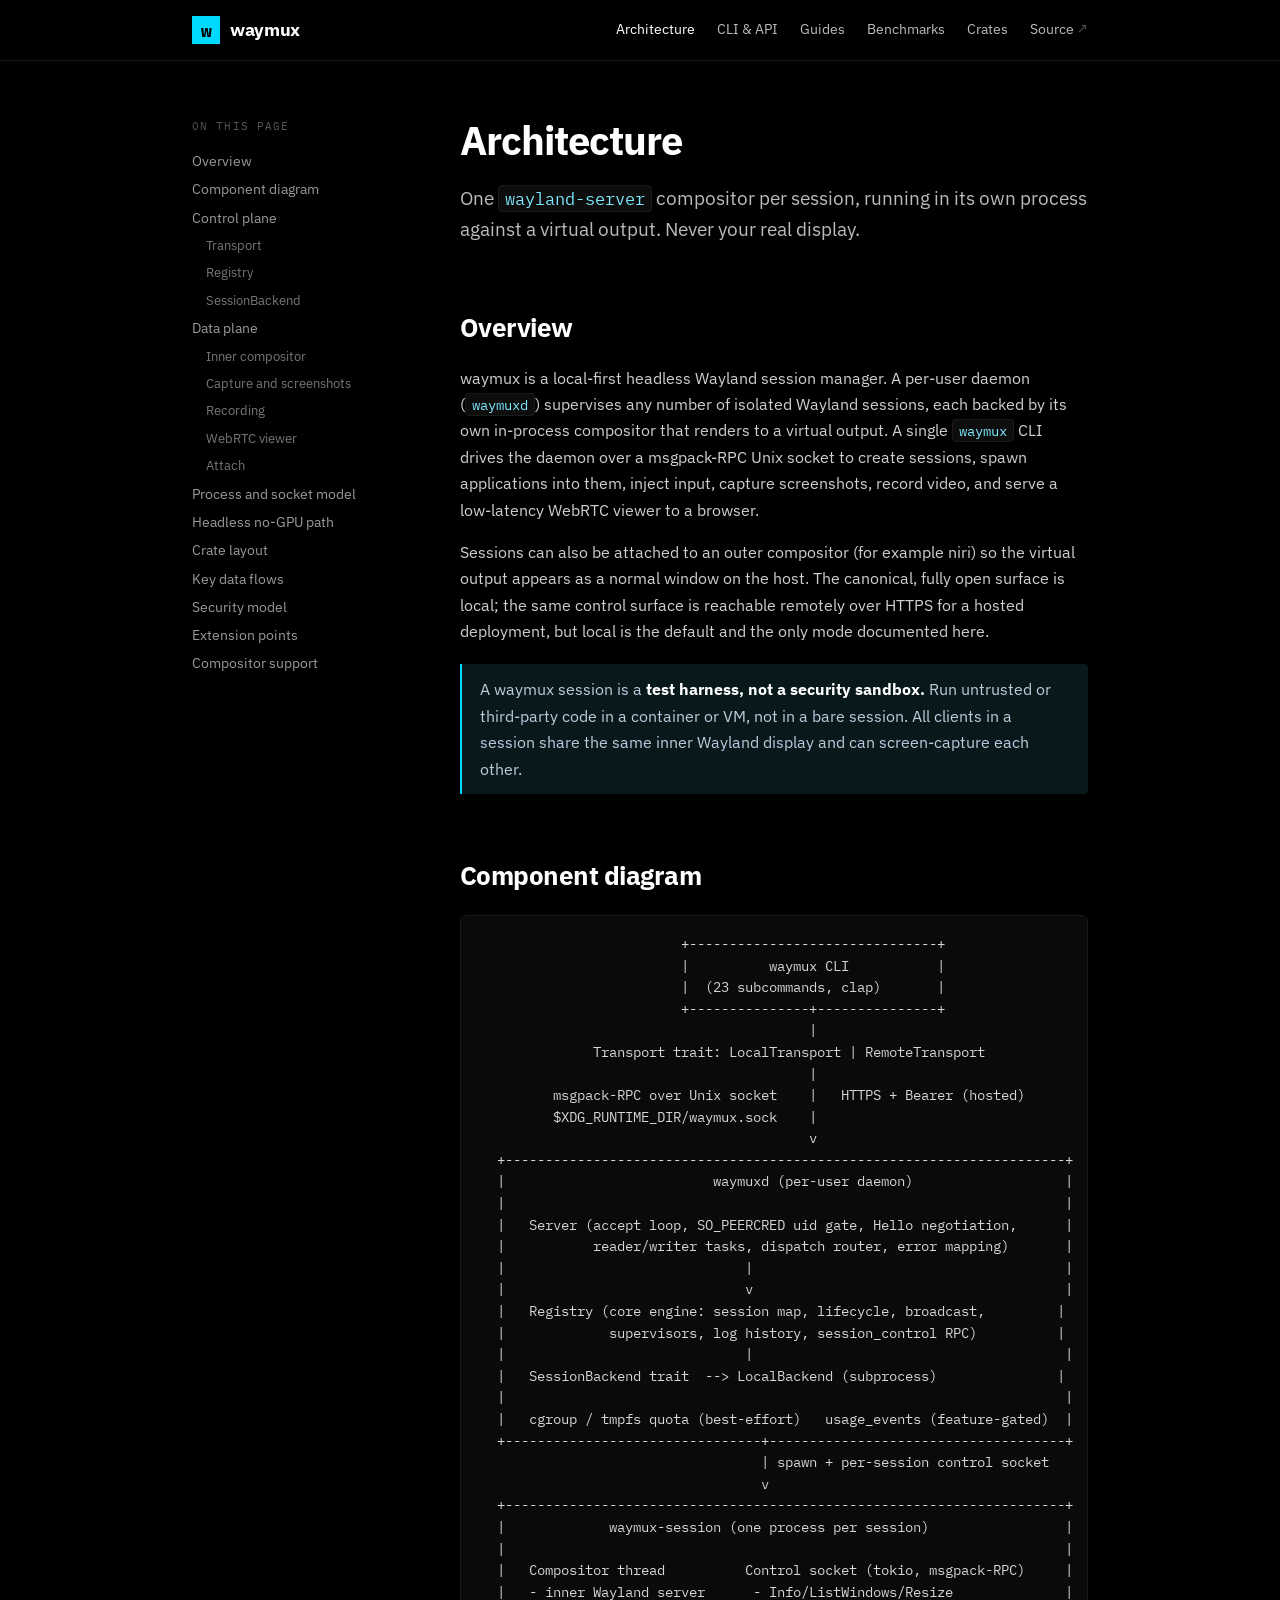
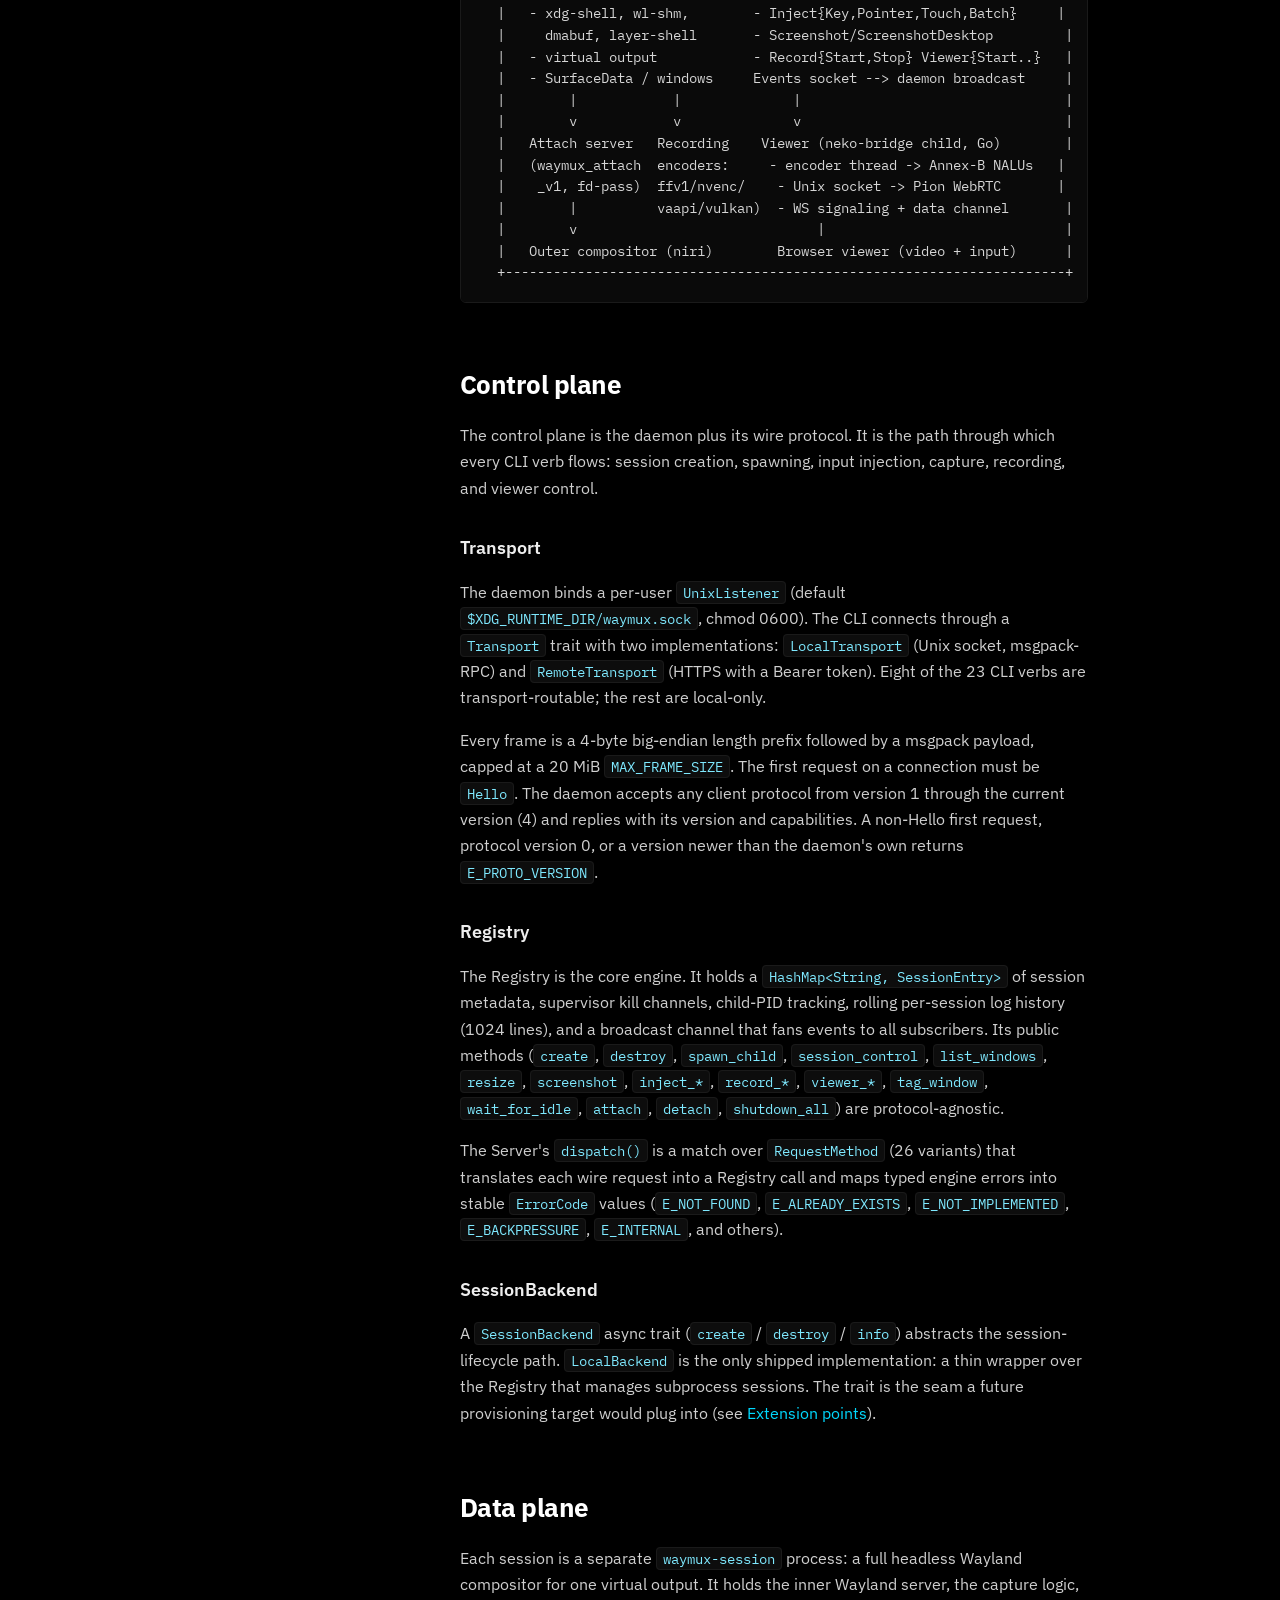
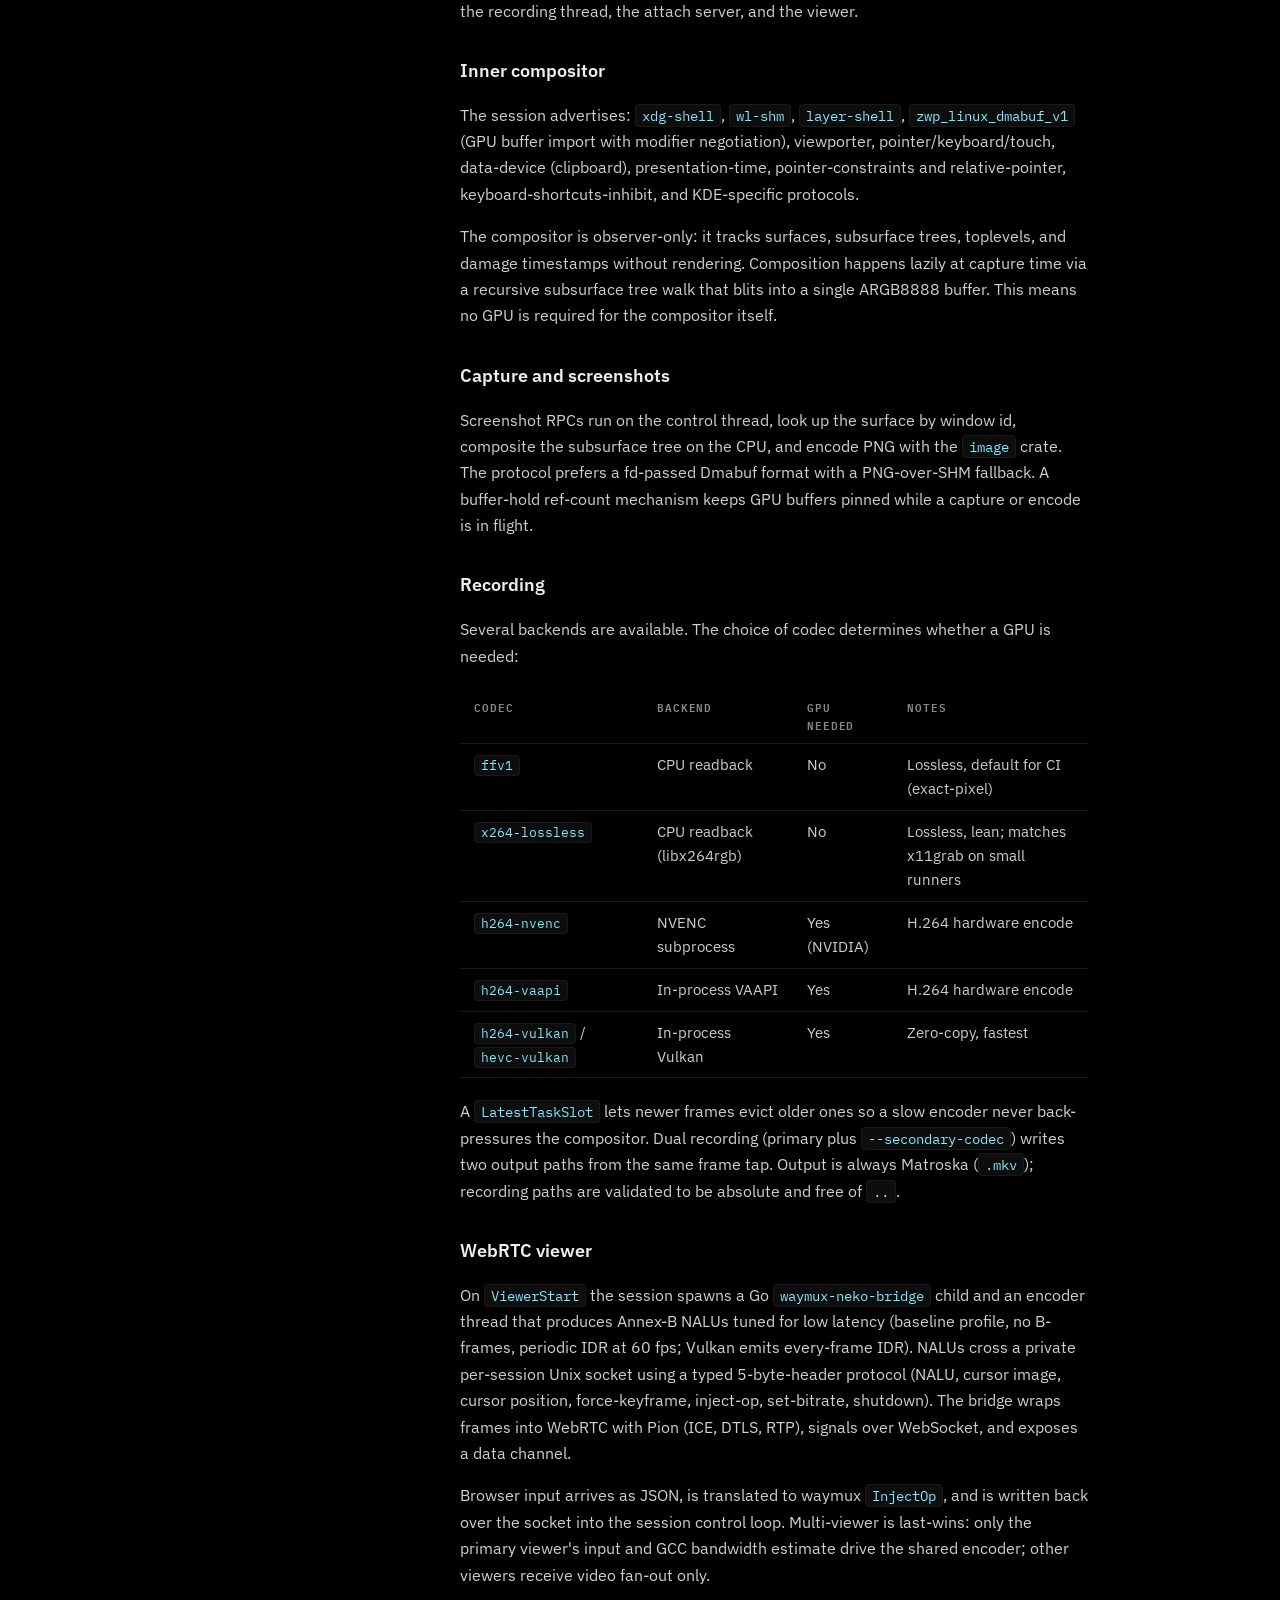
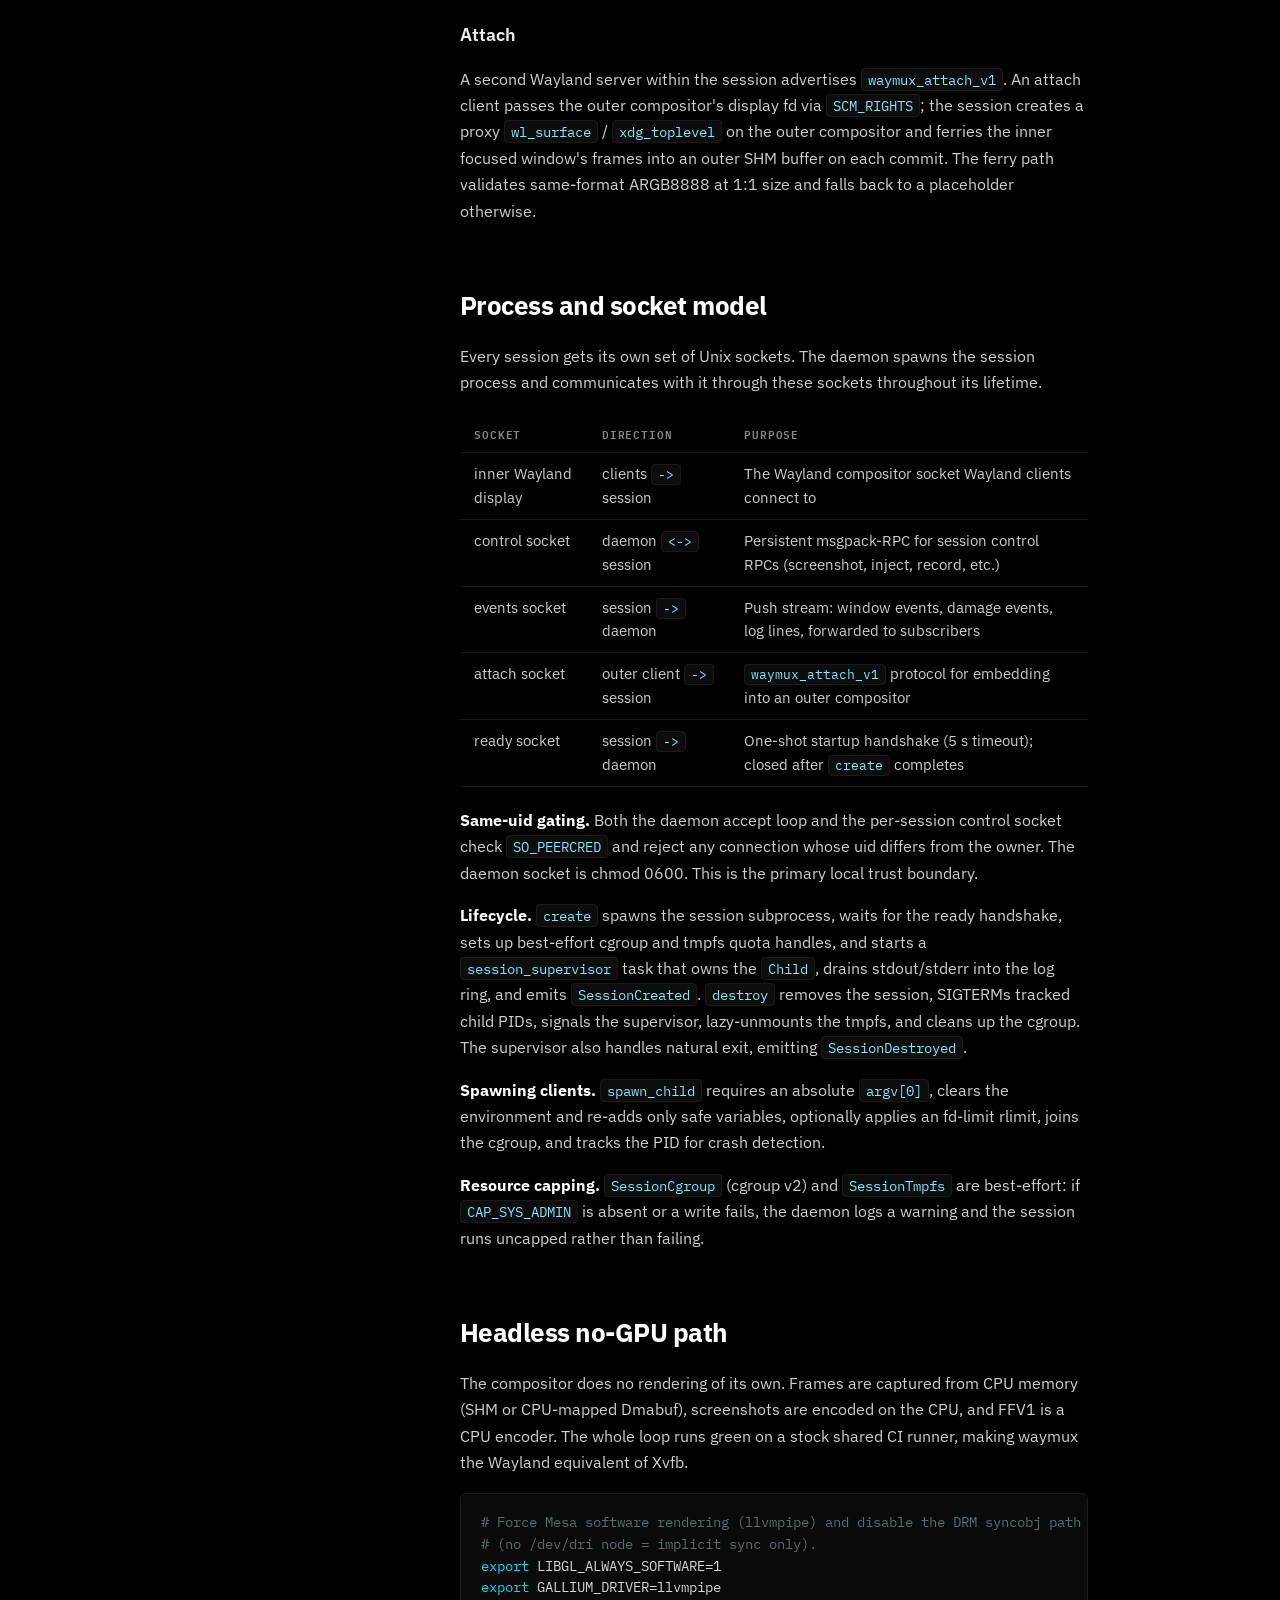
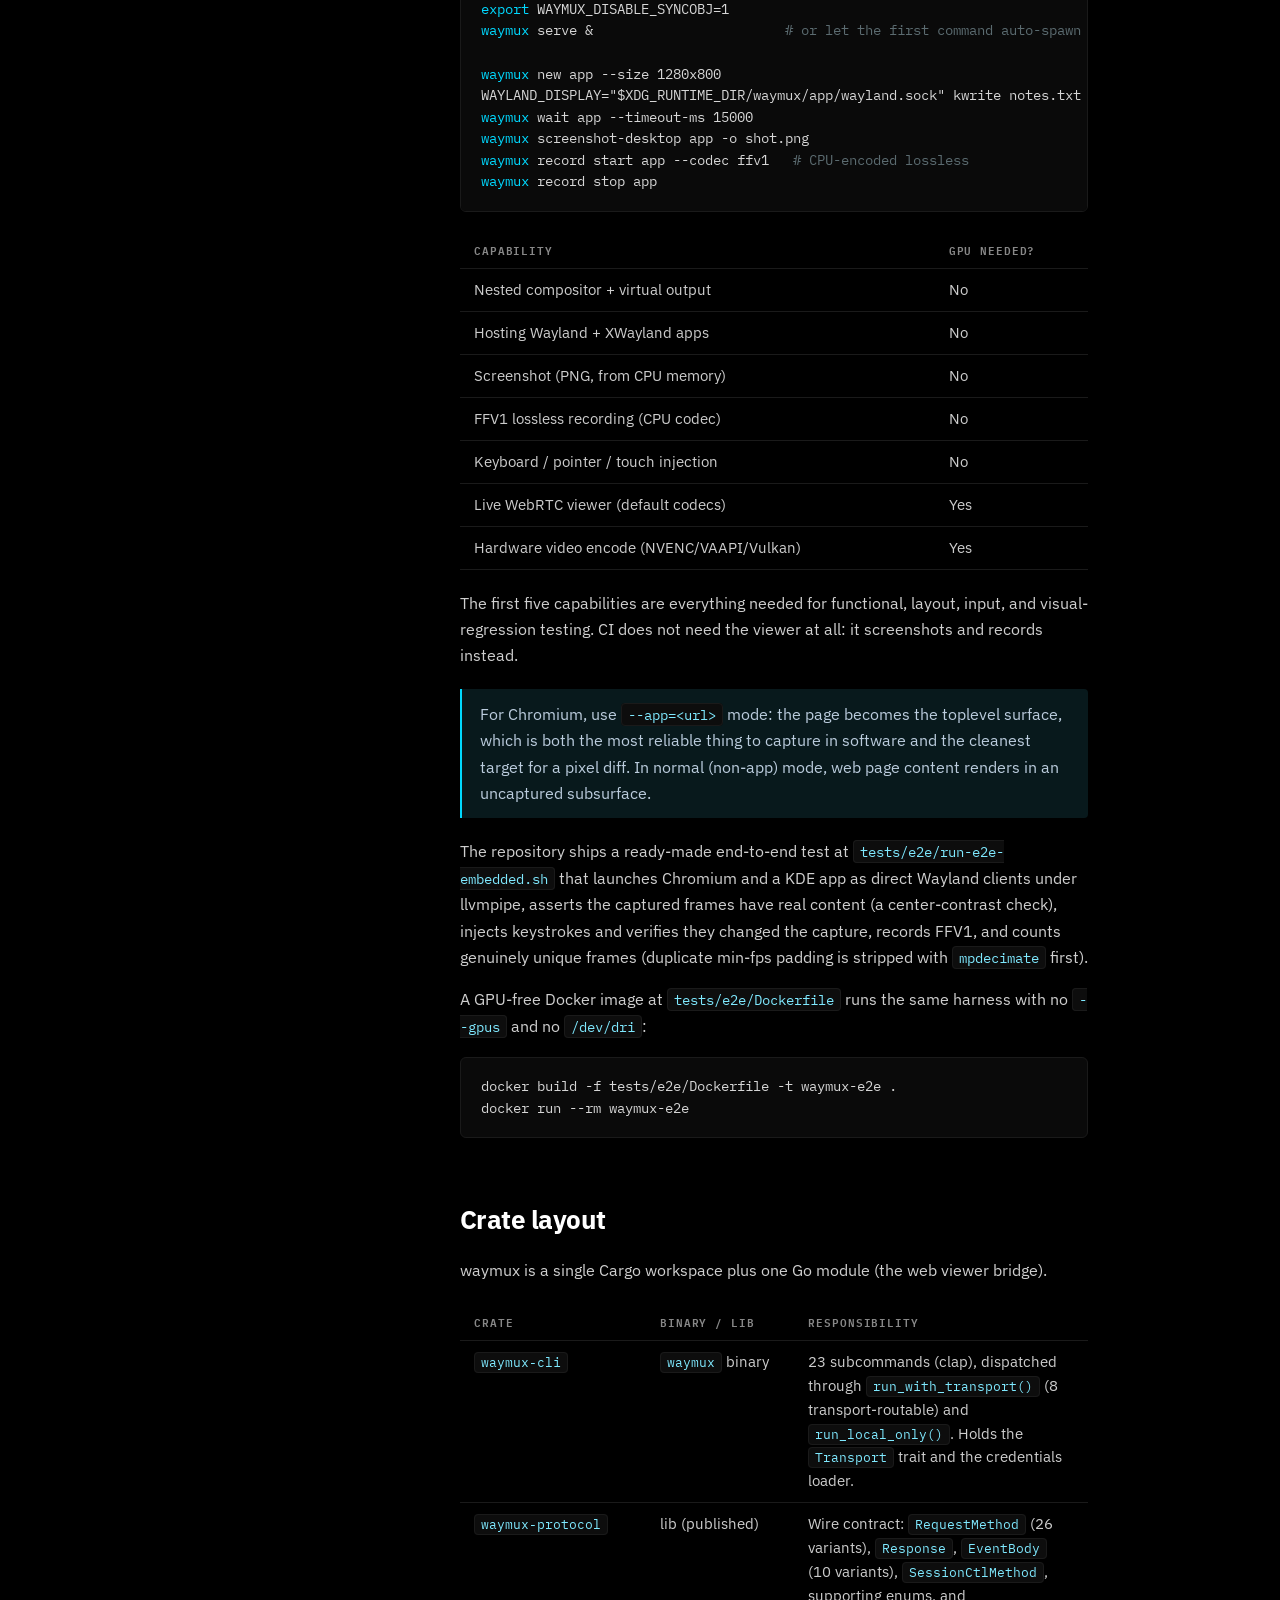
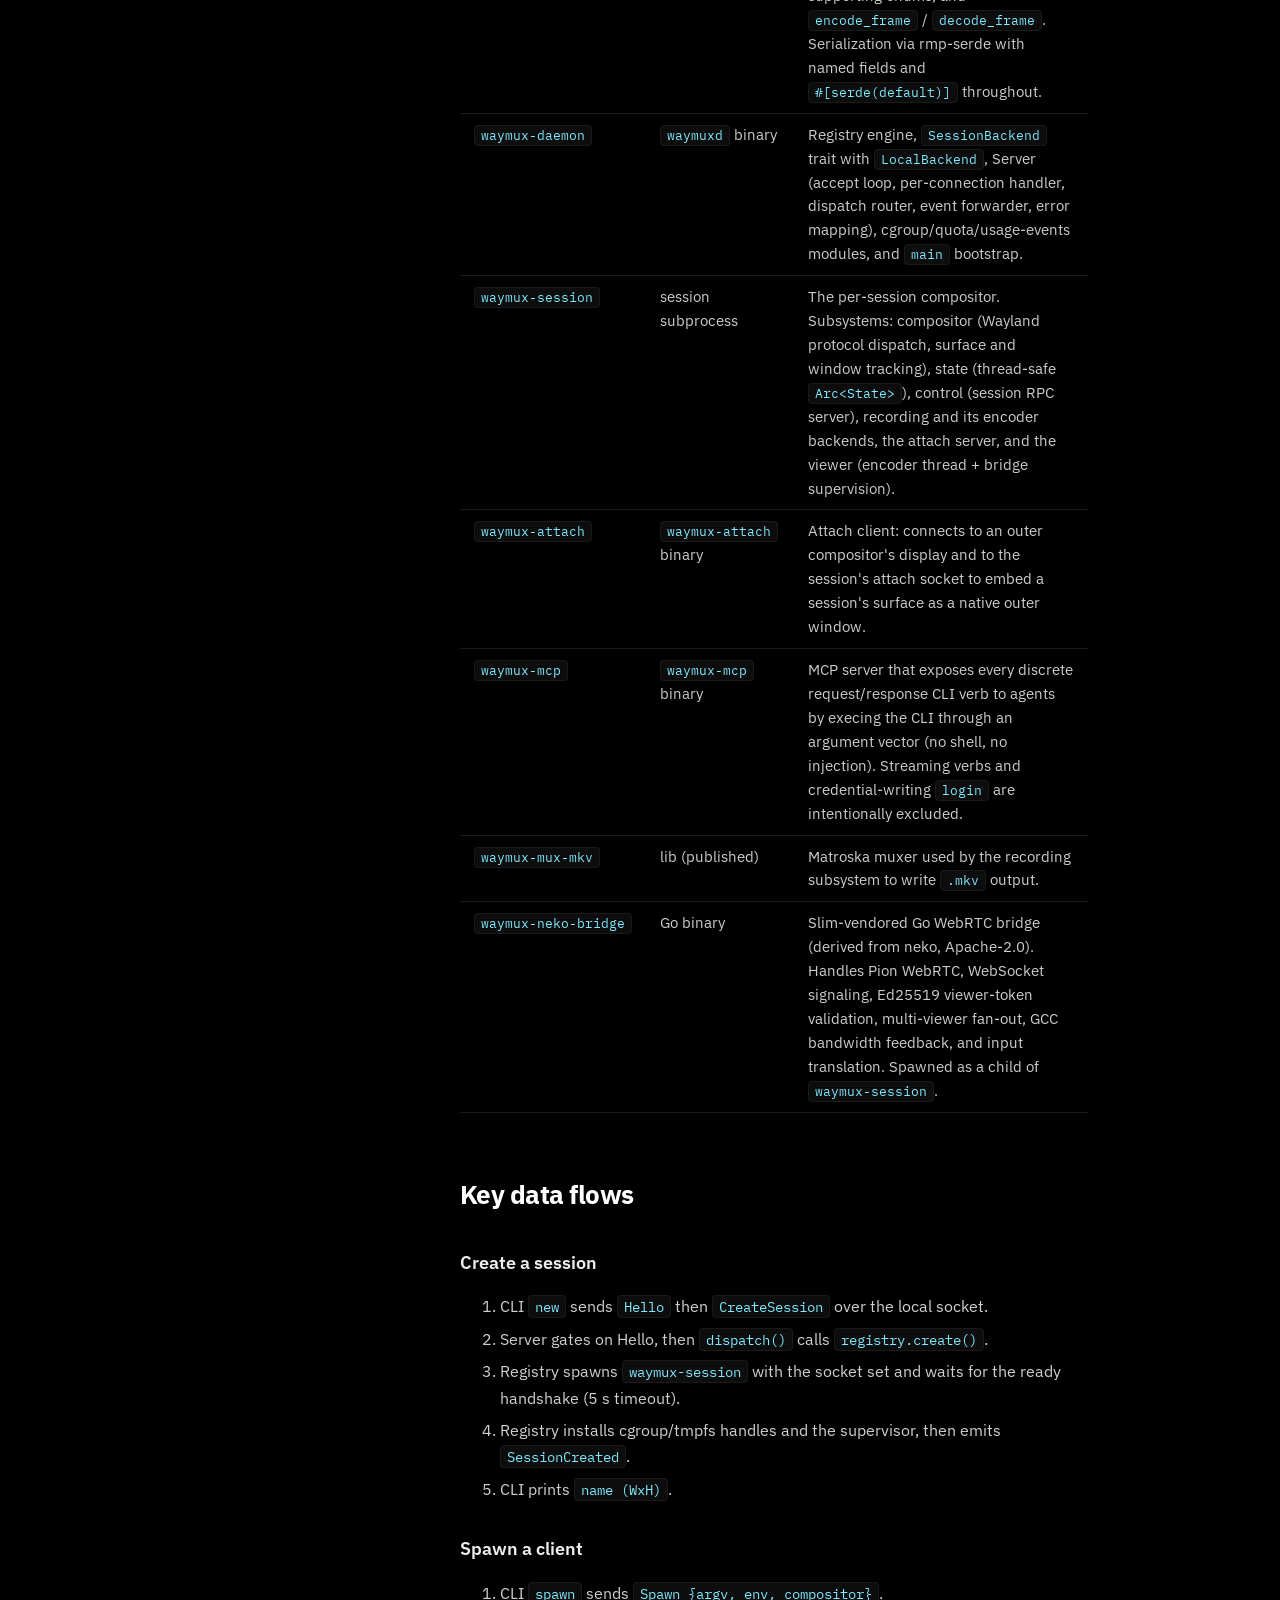
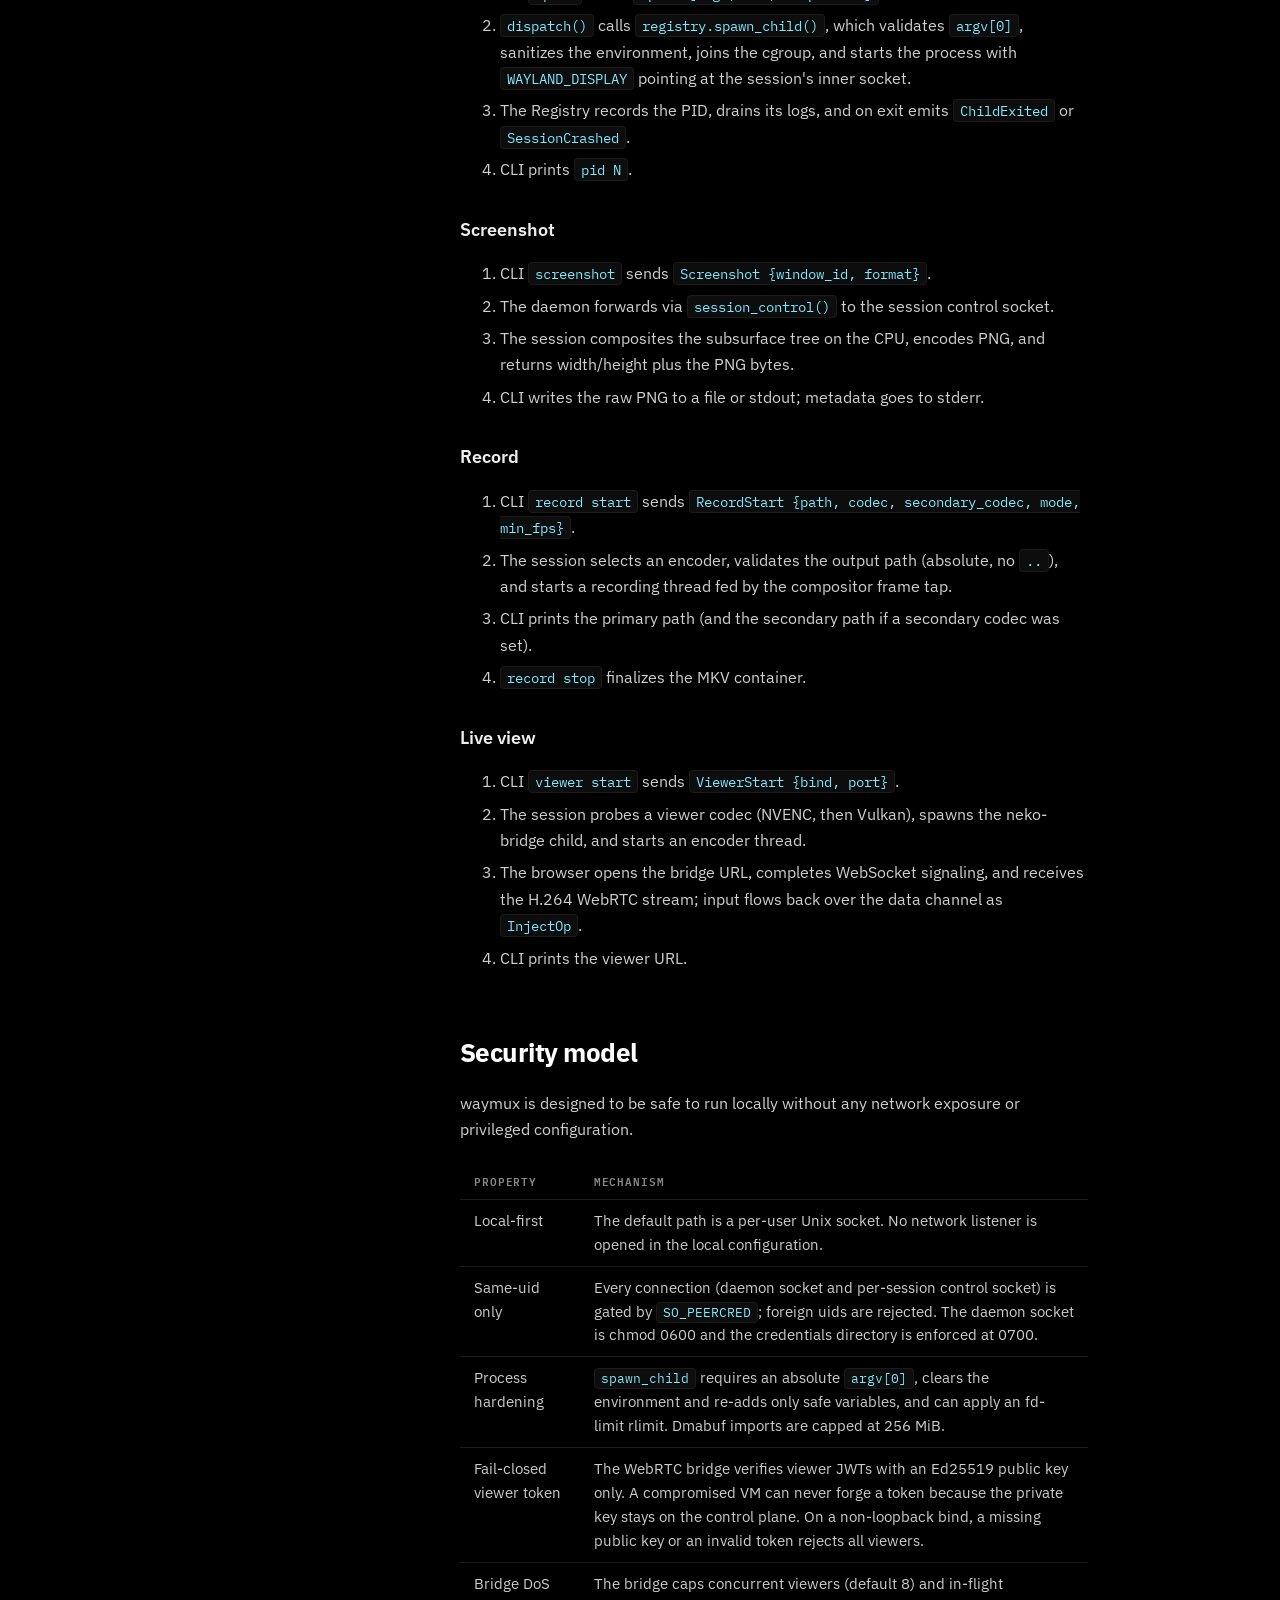
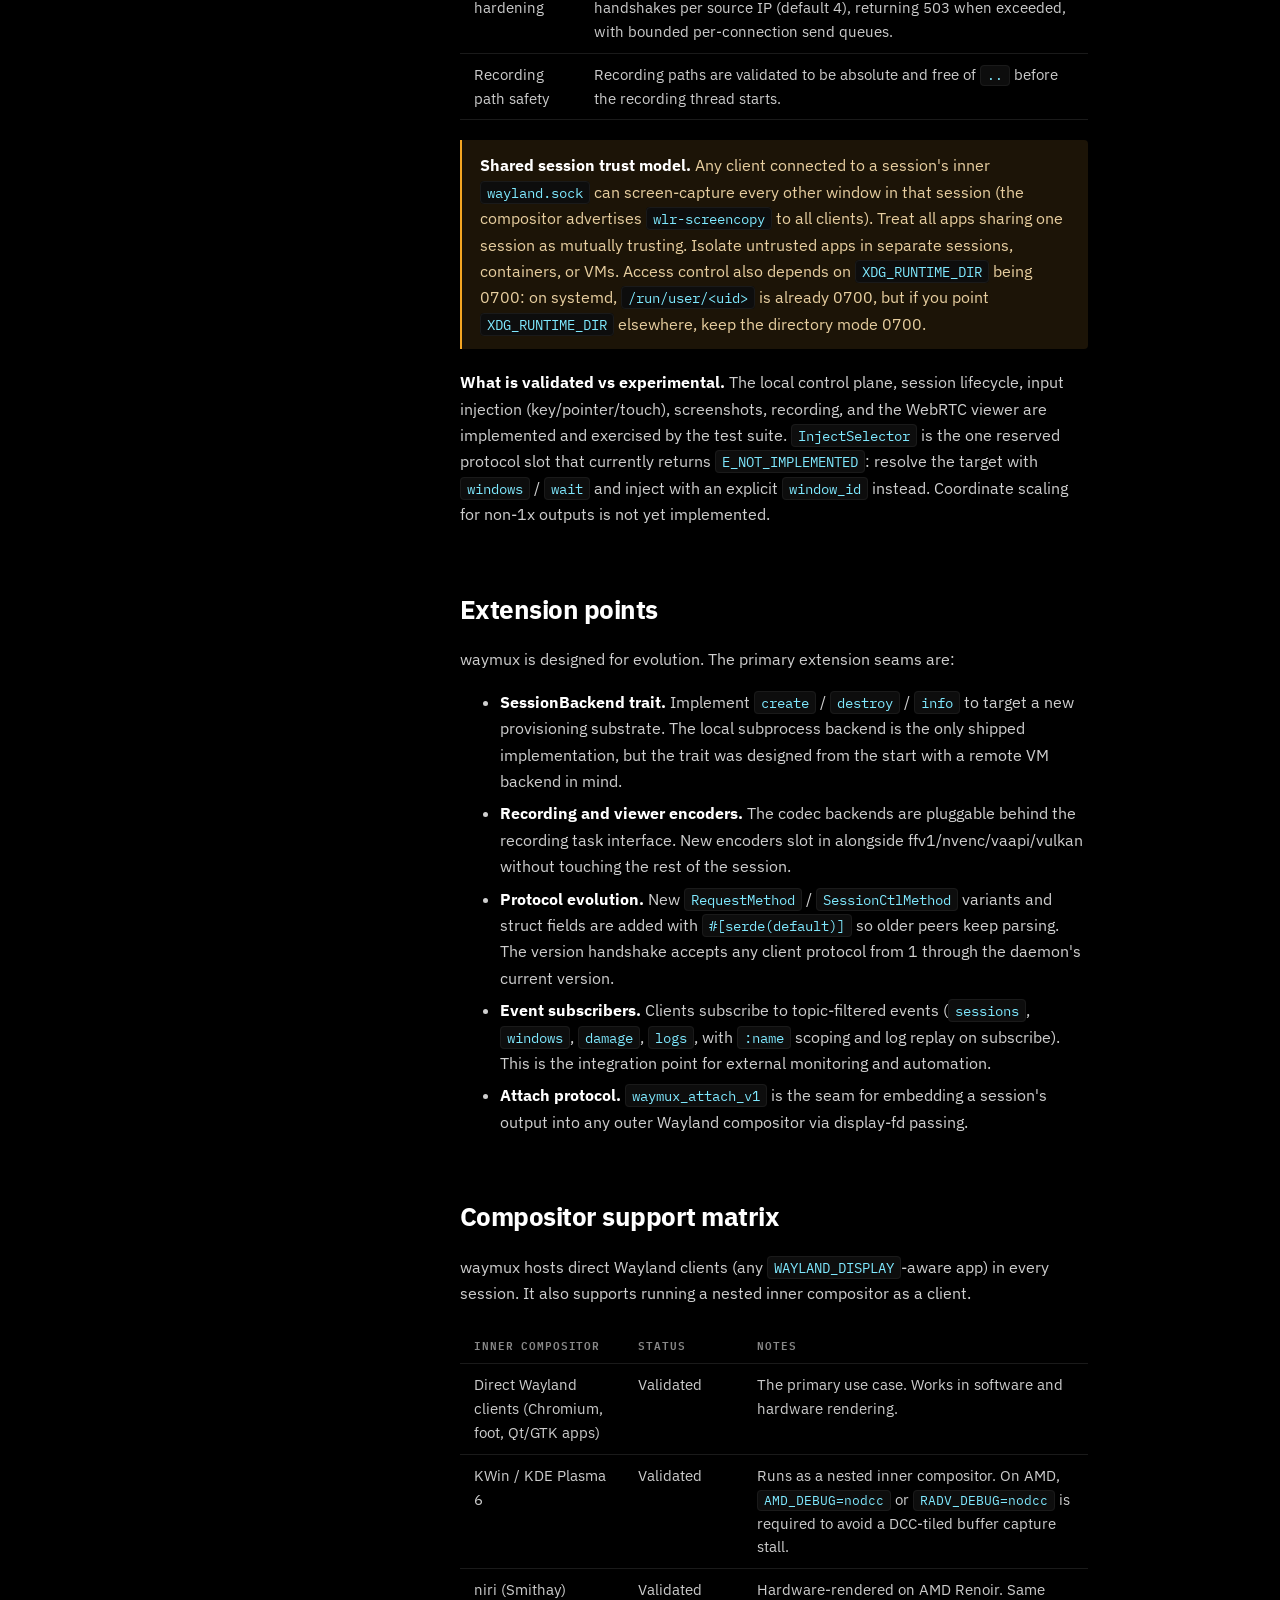
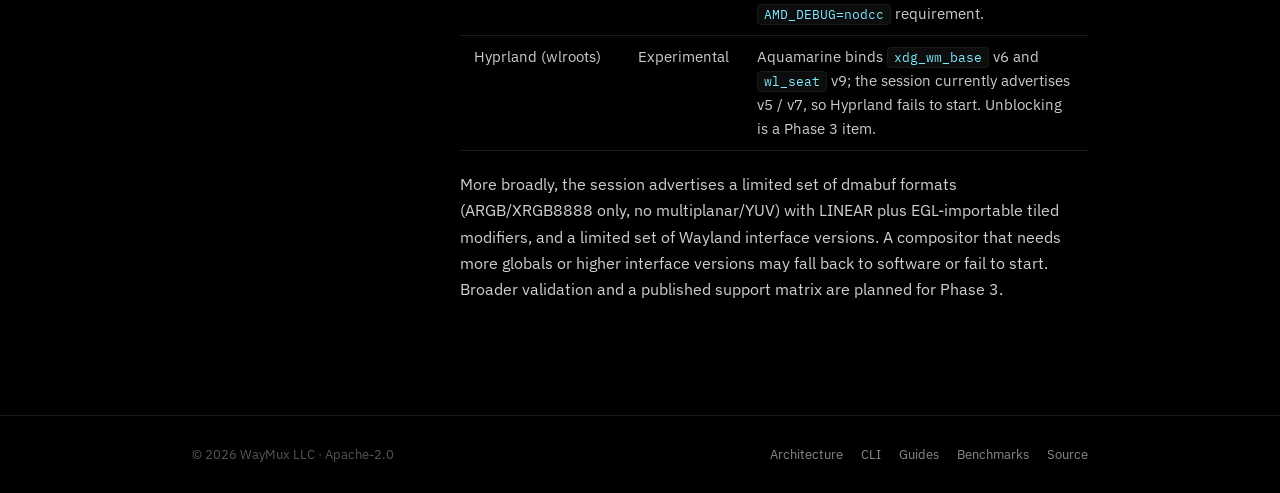
<file: site/architecture.html>
<!doctype html>
<html lang="en">
<head>
<meta charset="utf-8">
<meta name="viewport" content="width=device-width,initial-scale=1">
<title>Architecture | waymux</title>
<meta name="description" content="How waymux works: nested wayland-server compositor model, control vs data plane, process and socket model, crate layout, key data flows, headless no-GPU path, and security model.">
<meta property="og:title" content="Architecture | waymux">
<meta property="og:description" content="waymux architecture: one wayland-server compositor per session, a per-user daemon over a unix socket, software rendering on the CPU, and a pluggable SessionBackend trait.">
<meta property="og:type" content="website">
<meta property="og:url" content="https://waymux.dev/architecture.html">
<meta name="twitter:card" content="summary_large_image">
<link rel="icon" href="data:image/svg+xml,%3Csvg xmlns='http://www.w3.org/2000/svg' viewBox='0 0 32 32'%3E%3Crect width='32' height='32' fill='%2300d9ff'/%3E%3Ctext x='16' y='22' font-family='monospace' font-size='20' font-weight='900' text-anchor='middle' fill='%23000'%3Ew%3C/text%3E%3C/svg%3E">
<link rel="preconnect" href="https://fonts.googleapis.com">
<link rel="preconnect" href="https://fonts.gstatic.com" crossorigin>
<link href="https://fonts.googleapis.com/css2?family=IBM+Plex+Mono:wght@400;600;700&family=IBM+Plex+Sans:wght@300;400;600;700&display=swap" rel="stylesheet">
<link rel="stylesheet" href="styles.css">
</head>
<body>

<header class="nav">
  <div class="container">
    <a class="brand" href="/"><span class="brand-mark">w</span> waymux</a>
    <nav class="nav-links">
      <a href="architecture.html" class="active">Architecture</a>
      <a href="cli.html">CLI &amp; API</a>
      <a href="guides.html">Guides</a>
      <a href="benchmarks.html">Benchmarks</a>
      <a href="crates.html">Crates</a>
      <a class="ext" href="https://gitlab.com/tek.cat/waymux">Source</a>
    </nav>
  </div>
</header>

<main>
  <div class="container">
    <div class="doc">

      <aside class="toc">
        <p class="toc-title">On this page</p>
        <a href="#overview">Overview</a>
        <a href="#component-diagram">Component diagram</a>
        <a href="#control-plane">Control plane</a>
        <a class="sub" href="#transport">Transport</a>
        <a class="sub" href="#registry">Registry</a>
        <a class="sub" href="#backend">SessionBackend</a>
        <a href="#data-plane">Data plane</a>
        <a class="sub" href="#inner-compositor">Inner compositor</a>
        <a class="sub" href="#capture">Capture and screenshots</a>
        <a class="sub" href="#recording">Recording</a>
        <a class="sub" href="#viewer">WebRTC viewer</a>
        <a class="sub" href="#attach">Attach</a>
        <a href="#process-socket-model">Process and socket model</a>
        <a href="#headless-no-gpu">Headless no-GPU path</a>
        <a href="#crate-layout">Crate layout</a>
        <a href="#key-data-flows">Key data flows</a>
        <a href="#security">Security model</a>
        <a href="#extension-points">Extension points</a>
        <a href="#compositor-support">Compositor support</a>
      </aside>

      <article class="content">
        <h1>Architecture</h1>
        <p class="lede">
          One <code>wayland-server</code> compositor per session, running in its own process
          against a virtual output. Never your real display.
        </p>

        <h2 id="overview">Overview</h2>
        <p>
          waymux is a local-first headless Wayland session manager. A per-user daemon
          (<code>waymuxd</code>) supervises any number of isolated Wayland sessions, each
          backed by its own in-process compositor that renders to a virtual output. A single
          <code>waymux</code> CLI drives the daemon over a msgpack-RPC Unix socket to create
          sessions, spawn applications into them, inject input, capture screenshots, record
          video, and serve a low-latency WebRTC viewer to a browser.
        </p>
        <p>
          Sessions can also be attached to an outer compositor (for example niri) so the
          virtual output appears as a normal window on the host. The canonical, fully open
          surface is local; the same control surface is reachable remotely over HTTPS for a
          hosted deployment, but local is the default and the only mode documented here.
        </p>
        <div class="note">
          <p>
            A waymux session is a <strong>test harness, not a security sandbox.</strong>
            Run untrusted or third-party code in a container or VM, not in a bare session.
            All clients in a session share the same inner Wayland display and can
            screen-capture each other.
          </p>
        </div>

        <h2 id="component-diagram">Component diagram</h2>
        <pre><code>                         +-------------------------------+
                         |          waymux CLI           |
                         |  (23 subcommands, clap)       |
                         +---------------+---------------+
                                         |
              Transport trait: LocalTransport | RemoteTransport
                                         |
         msgpack-RPC over Unix socket    |   HTTPS + Bearer (hosted)
         $XDG_RUNTIME_DIR/waymux.sock    |
                                         v
  +----------------------------------------------------------------------+
  |                          waymuxd (per-user daemon)                   |
  |                                                                      |
  |   Server (accept loop, SO_PEERCRED uid gate, Hello negotiation,      |
  |           reader/writer tasks, dispatch router, error mapping)       |
  |                              |                                       |
  |                              v                                       |
  |   Registry (core engine: session map, lifecycle, broadcast,         |
  |             supervisors, log history, session_control RPC)          |
  |                              |                                       |
  |   SessionBackend trait  --&gt; LocalBackend (subprocess)               |
  |                                                                      |
  |   cgroup / tmpfs quota (best-effort)   usage_events (feature-gated)  |
  +--------------------------------+-------------------------------------+
                                   | spawn + per-session control socket
                                   v
  +----------------------------------------------------------------------+
  |             waymux-session (one process per session)                 |
  |                                                                      |
  |   Compositor thread          Control socket (tokio, msgpack-RPC)     |
  |   - inner Wayland server      - Info/ListWindows/Resize              |
  |   - xdg-shell, wl-shm,        - Inject{Key,Pointer,Touch,Batch}     |
  |     dmabuf, layer-shell       - Screenshot/ScreenshotDesktop         |
  |   - virtual output            - Record{Start,Stop} Viewer{Start..}   |
  |   - SurfaceData / windows     Events socket --&gt; daemon broadcast     |
  |        |            |              |                                 |
  |        v            v              v                                 |
  |   Attach server   Recording    Viewer (neko-bridge child, Go)        |
  |   (waymux_attach  encoders:     - encoder thread -&gt; Annex-B NALUs   |
  |    _v1, fd-pass)  ffv1/nvenc/    - Unix socket -&gt; Pion WebRTC       |
  |        |          vaapi/vulkan)  - WS signaling + data channel       |
  |        v                              |                              |
  |   Outer compositor (niri)        Browser viewer (video + input)      |
  +----------------------------------------------------------------------+</code></pre>

        <h2 id="control-plane">Control plane</h2>
        <p>
          The control plane is the daemon plus its wire protocol. It is the path
          through which every CLI verb flows: session creation, spawning, input injection,
          capture, recording, and viewer control.
        </p>

        <h3 id="transport">Transport</h3>
        <p>
          The daemon binds a per-user <code>UnixListener</code> (default
          <code>$XDG_RUNTIME_DIR/waymux.sock</code>, chmod 0600). The CLI connects through a
          <code>Transport</code> trait with two implementations: <code>LocalTransport</code>
          (Unix socket, msgpack-RPC) and <code>RemoteTransport</code> (HTTPS with a Bearer
          token). Eight of the 23 CLI verbs are transport-routable; the rest are local-only.
        </p>
        <p>
          Every frame is a 4-byte big-endian length prefix followed by a msgpack payload,
          capped at a 20 MiB <code>MAX_FRAME_SIZE</code>. The first request on a connection
          must be <code>Hello</code>. The daemon accepts any client protocol from version 1
          through the current version (4) and replies with its version and capabilities. A
          non-Hello first request, protocol version 0, or a version newer than the daemon's
          own returns <code>E_PROTO_VERSION</code>.
        </p>

        <h3 id="registry">Registry</h3>
        <p>
          The Registry is the core engine. It holds a
          <code>HashMap&lt;String, SessionEntry&gt;</code> of session metadata, supervisor
          kill channels, child-PID tracking, rolling per-session log history (1024 lines),
          and a broadcast channel that fans events to all subscribers. Its public methods
          (<code>create</code>, <code>destroy</code>, <code>spawn_child</code>,
          <code>session_control</code>, <code>list_windows</code>, <code>resize</code>,
          <code>screenshot</code>, <code>inject_*</code>, <code>record_*</code>,
          <code>viewer_*</code>, <code>tag_window</code>, <code>wait_for_idle</code>,
          <code>attach</code>, <code>detach</code>, <code>shutdown_all</code>) are
          protocol-agnostic.
        </p>
        <p>
          The Server's <code>dispatch()</code> is a match over <code>RequestMethod</code>
          (26 variants) that translates each wire request into a Registry call and maps
          typed engine errors into stable <code>ErrorCode</code> values
          (<code>E_NOT_FOUND</code>, <code>E_ALREADY_EXISTS</code>,
          <code>E_NOT_IMPLEMENTED</code>, <code>E_BACKPRESSURE</code>,
          <code>E_INTERNAL</code>, and others).
        </p>

        <h3 id="backend">SessionBackend</h3>
        <p>
          A <code>SessionBackend</code> async trait (<code>create</code> /
          <code>destroy</code> / <code>info</code>) abstracts the session-lifecycle path.
          <code>LocalBackend</code> is the only shipped implementation: a thin wrapper over
          the Registry that manages subprocess sessions. The trait is the seam a future
          provisioning target would plug into (see <a href="#extension-points">Extension
          points</a>).
        </p>

        <h2 id="data-plane">Data plane</h2>
        <p>
          Each session is a separate <code>waymux-session</code> process: a full headless
          Wayland compositor for one virtual output. It holds the inner Wayland server, the
          capture logic, the recording thread, the attach server, and the viewer.
        </p>

        <h3 id="inner-compositor">Inner compositor</h3>
        <p>
          The session advertises: <code>xdg-shell</code>, <code>wl-shm</code>,
          <code>layer-shell</code>, <code>zwp_linux_dmabuf_v1</code> (GPU buffer import
          with modifier negotiation), viewporter, pointer/keyboard/touch, data-device
          (clipboard), presentation-time, pointer-constraints and relative-pointer,
          keyboard-shortcuts-inhibit, and KDE-specific protocols.
        </p>
        <p>
          The compositor is observer-only: it tracks surfaces, subsurface trees, toplevels,
          and damage timestamps without rendering. Composition happens lazily at capture
          time via a recursive subsurface tree walk that blits into a single ARGB8888
          buffer. This means no GPU is required for the compositor itself.
        </p>

        <h3 id="capture">Capture and screenshots</h3>
        <p>
          Screenshot RPCs run on the control thread, look up the surface by window id,
          composite the subsurface tree on the CPU, and encode PNG with the
          <code>image</code> crate. The protocol prefers a fd-passed Dmabuf format with
          a PNG-over-SHM fallback. A buffer-hold ref-count mechanism keeps GPU buffers
          pinned while a capture or encode is in flight.
        </p>

        <h3 id="recording">Recording</h3>
        <p>
          Several backends are available. The choice of codec determines whether a GPU is needed:
        </p>
        <table>
          <thead>
            <tr><th>Codec</th><th>Backend</th><th>GPU needed</th><th>Notes</th></tr>
          </thead>
          <tbody>
            <tr><td><code>ffv1</code></td><td>CPU readback</td><td>No</td><td>Lossless, default for CI (exact-pixel)</td></tr>
            <tr><td><code>x264-lossless</code></td><td>CPU readback (libx264rgb)</td><td>No</td><td>Lossless, lean; matches x11grab on small runners</td></tr>
            <tr><td><code>h264-nvenc</code></td><td>NVENC subprocess</td><td>Yes (NVIDIA)</td><td>H.264 hardware encode</td></tr>
            <tr><td><code>h264-vaapi</code></td><td>In-process VAAPI</td><td>Yes</td><td>H.264 hardware encode</td></tr>
            <tr><td><code>h264-vulkan</code> / <code>hevc-vulkan</code></td><td>In-process Vulkan</td><td>Yes</td><td>Zero-copy, fastest</td></tr>
          </tbody>
        </table>
        <p>
          A <code>LatestTaskSlot</code> lets newer frames evict older ones so a slow encoder
          never back-pressures the compositor. Dual recording (primary plus
          <code>--secondary-codec</code>) writes two output paths from the same frame tap.
          Output is always Matroska (<code>.mkv</code>); recording paths are validated to be
          absolute and free of <code>..</code>.
        </p>

        <h3 id="viewer">WebRTC viewer</h3>
        <p>
          On <code>ViewerStart</code> the session spawns a Go <code>waymux-neko-bridge</code>
          child and an encoder thread that produces Annex-B NALUs tuned for low latency
          (baseline profile, no B-frames, periodic IDR at 60 fps; Vulkan emits every-frame
          IDR). NALUs cross a private per-session Unix socket using a typed 5-byte-header
          protocol (NALU, cursor image, cursor position, force-keyframe, inject-op,
          set-bitrate, shutdown). The bridge wraps frames into WebRTC with Pion (ICE, DTLS,
          RTP), signals over WebSocket, and exposes a data channel.
        </p>
        <p>
          Browser input arrives as JSON, is translated to waymux <code>InjectOp</code>, and
          is written back over the socket into the session control loop.
          Multi-viewer is last-wins: only the primary viewer's input and GCC bandwidth
          estimate drive the shared encoder; other viewers receive video fan-out only.
        </p>

        <h3 id="attach">Attach</h3>
        <p>
          A second Wayland server within the session advertises
          <code>waymux_attach_v1</code>. An attach client passes the outer compositor's
          display fd via <code>SCM_RIGHTS</code>; the session creates a proxy
          <code>wl_surface</code> / <code>xdg_toplevel</code> on the outer compositor and
          ferries the inner focused window's frames into an outer SHM buffer on each
          commit. The ferry path validates same-format ARGB8888 at 1:1 size and falls back
          to a placeholder otherwise.
        </p>

        <h2 id="process-socket-model">Process and socket model</h2>
        <p>
          Every session gets its own set of Unix sockets. The daemon spawns the session
          process and communicates with it through these sockets throughout its lifetime.
        </p>
        <table>
          <thead>
            <tr><th>Socket</th><th>Direction</th><th>Purpose</th></tr>
          </thead>
          <tbody>
            <tr><td>inner Wayland display</td><td>clients <code>-&gt;</code> session</td><td>The Wayland compositor socket Wayland clients connect to</td></tr>
            <tr><td>control socket</td><td>daemon <code>&lt;-&gt;</code> session</td><td>Persistent msgpack-RPC for session control RPCs (screenshot, inject, record, etc.)</td></tr>
            <tr><td>events socket</td><td>session <code>-&gt;</code> daemon</td><td>Push stream: window events, damage events, log lines, forwarded to subscribers</td></tr>
            <tr><td>attach socket</td><td>outer client <code>-&gt;</code> session</td><td><code>waymux_attach_v1</code> protocol for embedding into an outer compositor</td></tr>
            <tr><td>ready socket</td><td>session <code>-&gt;</code> daemon</td><td>One-shot startup handshake (5 s timeout); closed after <code>create</code> completes</td></tr>
          </tbody>
        </table>
        <p>
          <strong>Same-uid gating.</strong> Both the daemon accept loop and the per-session
          control socket check <code>SO_PEERCRED</code> and reject any connection whose uid
          differs from the owner. The daemon socket is chmod 0600. This is the primary local
          trust boundary.
        </p>
        <p>
          <strong>Lifecycle.</strong> <code>create</code> spawns the session subprocess,
          waits for the ready handshake, sets up best-effort cgroup and tmpfs quota
          handles, and starts a <code>session_supervisor</code> task that owns the
          <code>Child</code>, drains stdout/stderr into the log ring, and emits
          <code>SessionCreated</code>. <code>destroy</code> removes the session, SIGTERMs
          tracked child PIDs, signals the supervisor, lazy-unmounts the tmpfs, and cleans
          up the cgroup. The supervisor also handles natural exit, emitting
          <code>SessionDestroyed</code>.
        </p>
        <p>
          <strong>Spawning clients.</strong> <code>spawn_child</code> requires an absolute
          <code>argv[0]</code>, clears the environment and re-adds only safe variables,
          optionally applies an fd-limit rlimit, joins the cgroup, and tracks the PID for
          crash detection.
        </p>
        <p>
          <strong>Resource capping.</strong> <code>SessionCgroup</code> (cgroup v2) and
          <code>SessionTmpfs</code> are best-effort: if <code>CAP_SYS_ADMIN</code> is
          absent or a write fails, the daemon logs a warning and the session runs uncapped
          rather than failing.
        </p>

        <h2 id="headless-no-gpu">Headless no-GPU path</h2>
        <p>
          The compositor does no rendering of its own. Frames are captured from CPU memory
          (SHM or CPU-mapped Dmabuf), screenshots are encoded on the CPU, and FFV1 is a
          CPU encoder. The whole loop runs green on a stock shared CI runner, making
          waymux the Wayland equivalent of Xvfb.
        </p>
        <pre><code><span class="c"># Force Mesa software rendering (llvmpipe) and disable the DRM syncobj path
# (no /dev/dri node = implicit sync only).</span>
<span class="k">export</span> LIBGL_ALWAYS_SOFTWARE=1
<span class="k">export</span> GALLIUM_DRIVER=llvmpipe
<span class="k">export</span> WAYMUX_DISABLE_SYNCOBJ=1
<span class="k">waymux</span> serve &amp;                        <span class="c"># or let the first command auto-spawn the daemon</span>

<span class="k">waymux</span> new app --size 1280x800
WAYLAND_DISPLAY="$XDG_RUNTIME_DIR/waymux/app/wayland.sock" kwrite notes.txt &amp;
<span class="k">waymux</span> wait app --timeout-ms 15000
<span class="k">waymux</span> screenshot-desktop app -o shot.png
<span class="k">waymux</span> record start app --codec ffv1   <span class="c"># CPU-encoded lossless</span>
<span class="k">waymux</span> record stop app</code></pre>

        <table>
          <thead>
            <tr><th>Capability</th><th>GPU needed?</th></tr>
          </thead>
          <tbody>
            <tr><td>Nested compositor + virtual output</td><td>No</td></tr>
            <tr><td>Hosting Wayland + XWayland apps</td><td>No</td></tr>
            <tr><td>Screenshot (PNG, from CPU memory)</td><td>No</td></tr>
            <tr><td>FFV1 lossless recording (CPU codec)</td><td>No</td></tr>
            <tr><td>Keyboard / pointer / touch injection</td><td>No</td></tr>
            <tr><td>Live WebRTC viewer (default codecs)</td><td>Yes</td></tr>
            <tr><td>Hardware video encode (NVENC/VAAPI/Vulkan)</td><td>Yes</td></tr>
          </tbody>
        </table>

        <p>
          The first five capabilities are everything needed for functional, layout, input,
          and visual-regression testing. CI does not need the viewer at all: it screenshots
          and records instead.
        </p>

        <div class="note">
          <p>
            For Chromium, use <code>--app=&lt;url&gt;</code> mode: the page becomes the
            toplevel surface, which is both the most reliable thing to capture in software
            and the cleanest target for a pixel diff. In normal (non-app) mode, web page
            content renders in an uncaptured subsurface.
          </p>
        </div>

        <p>
          The repository ships a ready-made end-to-end test at
          <code>tests/e2e/run-e2e-embedded.sh</code> that launches Chromium and a KDE app
          as direct Wayland clients under llvmpipe, asserts the captured frames have real
          content (a center-contrast check), injects keystrokes and verifies they changed
          the capture, records FFV1, and counts genuinely unique frames (duplicate
          min-fps padding is stripped with <code>mpdecimate</code> first).
        </p>
        <p>
          A GPU-free Docker image at <code>tests/e2e/Dockerfile</code> runs the same
          harness with no <code>--gpus</code> and no <code>/dev/dri</code>:
        </p>
        <pre><code>docker build -f tests/e2e/Dockerfile -t waymux-e2e .
docker run --rm waymux-e2e</code></pre>

        <h2 id="crate-layout">Crate layout</h2>
        <p>
          waymux is a single Cargo workspace plus one Go module (the web viewer bridge).
        </p>
        <table>
          <thead>
            <tr><th>Crate</th><th>Binary / lib</th><th>Responsibility</th></tr>
          </thead>
          <tbody>
            <tr>
              <td><code>waymux-cli</code></td>
              <td><code>waymux</code> binary</td>
              <td>23 subcommands (clap), dispatched through <code>run_with_transport()</code> (8 transport-routable) and <code>run_local_only()</code>. Holds the <code>Transport</code> trait and the credentials loader.</td>
            </tr>
            <tr>
              <td><code>waymux-protocol</code></td>
              <td>lib (published)</td>
              <td>Wire contract: <code>RequestMethod</code> (26 variants), <code>Response</code>, <code>EventBody</code> (10 variants), <code>SessionCtlMethod</code>, supporting enums, and <code>encode_frame</code> / <code>decode_frame</code>. Serialization via rmp-serde with named fields and <code>#[serde(default)]</code> throughout.</td>
            </tr>
            <tr>
              <td><code>waymux-daemon</code></td>
              <td><code>waymuxd</code> binary</td>
              <td>Registry engine, <code>SessionBackend</code> trait with <code>LocalBackend</code>, Server (accept loop, per-connection handler, dispatch router, event forwarder, error mapping), cgroup/quota/usage-events modules, and <code>main</code> bootstrap.</td>
            </tr>
            <tr>
              <td><code>waymux-session</code></td>
              <td>session subprocess</td>
              <td>The per-session compositor. Subsystems: compositor (Wayland protocol dispatch, surface and window tracking), state (thread-safe <code>Arc&lt;State&gt;</code>), control (session RPC server), recording and its encoder backends, the attach server, and the viewer (encoder thread + bridge supervision).</td>
            </tr>
            <tr>
              <td><code>waymux-attach</code></td>
              <td><code>waymux-attach</code> binary</td>
              <td>Attach client: connects to an outer compositor's display and to the session's attach socket to embed a session's surface as a native outer window.</td>
            </tr>
            <tr>
              <td><code>waymux-mcp</code></td>
              <td><code>waymux-mcp</code> binary</td>
              <td>MCP server that exposes every discrete request/response CLI verb to agents by execing the CLI through an argument vector (no shell, no injection). Streaming verbs and credential-writing <code>login</code> are intentionally excluded.</td>
            </tr>
            <tr>
              <td><code>waymux-mux-mkv</code></td>
              <td>lib (published)</td>
              <td>Matroska muxer used by the recording subsystem to write <code>.mkv</code> output.</td>
            </tr>
            <tr>
              <td><code>waymux-neko-bridge</code></td>
              <td>Go binary</td>
              <td>Slim-vendored Go WebRTC bridge (derived from neko, Apache-2.0). Handles Pion WebRTC, WebSocket signaling, Ed25519 viewer-token validation, multi-viewer fan-out, GCC bandwidth feedback, and input translation. Spawned as a child of <code>waymux-session</code>.</td>
            </tr>
          </tbody>
        </table>

        <h2 id="key-data-flows">Key data flows</h2>

        <h3>Create a session</h3>
        <ol>
          <li>CLI <code>new</code> sends <code>Hello</code> then <code>CreateSession</code> over the local socket.</li>
          <li>Server gates on Hello, then <code>dispatch()</code> calls <code>registry.create()</code>.</li>
          <li>Registry spawns <code>waymux-session</code> with the socket set and waits for the ready handshake (5 s timeout).</li>
          <li>Registry installs cgroup/tmpfs handles and the supervisor, then emits <code>SessionCreated</code>.</li>
          <li>CLI prints <code>name (WxH)</code>.</li>
        </ol>

        <h3>Spawn a client</h3>
        <ol>
          <li>CLI <code>spawn</code> sends <code>Spawn {argv, env, compositor}</code>.</li>
          <li><code>dispatch()</code> calls <code>registry.spawn_child()</code>, which validates <code>argv[0]</code>, sanitizes the environment, joins the cgroup, and starts the process with <code>WAYLAND_DISPLAY</code> pointing at the session's inner socket.</li>
          <li>The Registry records the PID, drains its logs, and on exit emits <code>ChildExited</code> or <code>SessionCrashed</code>.</li>
          <li>CLI prints <code>pid N</code>.</li>
        </ol>

        <h3>Screenshot</h3>
        <ol>
          <li>CLI <code>screenshot</code> sends <code>Screenshot {window_id, format}</code>.</li>
          <li>The daemon forwards via <code>session_control()</code> to the session control socket.</li>
          <li>The session composites the subsurface tree on the CPU, encodes PNG, and returns width/height plus the PNG bytes.</li>
          <li>CLI writes the raw PNG to a file or stdout; metadata goes to stderr.</li>
        </ol>

        <h3>Record</h3>
        <ol>
          <li>CLI <code>record start</code> sends <code>RecordStart {path, codec, secondary_codec, mode, min_fps}</code>.</li>
          <li>The session selects an encoder, validates the output path (absolute, no <code>..</code>), and starts a recording thread fed by the compositor frame tap.</li>
          <li>CLI prints the primary path (and the secondary path if a secondary codec was set).</li>
          <li><code>record stop</code> finalizes the MKV container.</li>
        </ol>

        <h3>Live view</h3>
        <ol>
          <li>CLI <code>viewer start</code> sends <code>ViewerStart {bind, port}</code>.</li>
          <li>The session probes a viewer codec (NVENC, then Vulkan), spawns the neko-bridge child, and starts an encoder thread.</li>
          <li>The browser opens the bridge URL, completes WebSocket signaling, and receives the H.264 WebRTC stream; input flows back over the data channel as <code>InjectOp</code>.</li>
          <li>CLI prints the viewer URL.</li>
        </ol>

        <h2 id="security">Security model</h2>
        <p>
          waymux is designed to be safe to run locally without any network exposure or
          privileged configuration.
        </p>
        <table>
          <thead>
            <tr><th>Property</th><th>Mechanism</th></tr>
          </thead>
          <tbody>
            <tr>
              <td>Local-first</td>
              <td>The default path is a per-user Unix socket. No network listener is opened in the local configuration.</td>
            </tr>
            <tr>
              <td>Same-uid only</td>
              <td>Every connection (daemon socket and per-session control socket) is gated by <code>SO_PEERCRED</code>; foreign uids are rejected. The daemon socket is chmod 0600 and the credentials directory is enforced at 0700.</td>
            </tr>
            <tr>
              <td>Process hardening</td>
              <td><code>spawn_child</code> requires an absolute <code>argv[0]</code>, clears the environment and re-adds only safe variables, and can apply an fd-limit rlimit. Dmabuf imports are capped at 256 MiB.</td>
            </tr>
            <tr>
              <td>Fail-closed viewer token</td>
              <td>The WebRTC bridge verifies viewer JWTs with an Ed25519 public key only. A compromised VM can never forge a token because the private key stays on the control plane. On a non-loopback bind, a missing public key or an invalid token rejects all viewers.</td>
            </tr>
            <tr>
              <td>Bridge DoS hardening</td>
              <td>The bridge caps concurrent viewers (default 8) and in-flight handshakes per source IP (default 4), returning 503 when exceeded, with bounded per-connection send queues.</td>
            </tr>
            <tr>
              <td>Recording path safety</td>
              <td>Recording paths are validated to be absolute and free of <code>..</code> before the recording thread starts.</td>
            </tr>
          </tbody>
        </table>
        <div class="note warn">
          <p>
            <strong>Shared session trust model.</strong> Any client connected to a session's
            inner <code>wayland.sock</code> can screen-capture every other window in that
            session (the compositor advertises <code>wlr-screencopy</code> to all clients).
            Treat all apps sharing one session as mutually trusting. Isolate untrusted apps
            in separate sessions, containers, or VMs. Access control also depends on
            <code>XDG_RUNTIME_DIR</code> being 0700: on systemd, <code>/run/user/&lt;uid&gt;</code>
            is already 0700, but if you point <code>XDG_RUNTIME_DIR</code> elsewhere, keep
            the directory mode 0700.
          </p>
        </div>

        <p>
          <strong>What is validated vs experimental.</strong> The local control plane,
          session lifecycle, input injection (key/pointer/touch), screenshots, recording,
          and the WebRTC viewer are implemented and exercised by the test suite.
          <code>InjectSelector</code> is the one reserved protocol slot that currently
          returns <code>E_NOT_IMPLEMENTED</code>: resolve the target with
          <code>windows</code> / <code>wait</code> and inject with an explicit
          <code>window_id</code> instead. Coordinate scaling for non-1x outputs is not yet
          implemented.
        </p>

        <h2 id="extension-points">Extension points</h2>
        <p>
          waymux is designed for evolution. The primary extension seams are:
        </p>
        <ul>
          <li>
            <strong>SessionBackend trait.</strong> Implement <code>create</code> /
            <code>destroy</code> / <code>info</code> to target a new provisioning substrate.
            The local subprocess backend is the only shipped implementation, but the trait
            was designed from the start with a remote VM backend in mind.
          </li>
          <li>
            <strong>Recording and viewer encoders.</strong> The codec backends are pluggable
            behind the recording task interface. New encoders slot in alongside
            ffv1/nvenc/vaapi/vulkan without touching the rest of the session.
          </li>
          <li>
            <strong>Protocol evolution.</strong> New <code>RequestMethod</code> /
            <code>SessionCtlMethod</code> variants and struct fields are added with
            <code>#[serde(default)]</code> so older peers keep parsing. The version
            handshake accepts any client protocol from 1 through the daemon's current
            version.
          </li>
          <li>
            <strong>Event subscribers.</strong> Clients subscribe to topic-filtered events
            (<code>sessions</code>, <code>windows</code>, <code>damage</code>,
            <code>logs</code>, with <code>:name</code> scoping and log replay on subscribe).
            This is the integration point for external monitoring and automation.
          </li>
          <li>
            <strong>Attach protocol.</strong> <code>waymux_attach_v1</code> is the seam for
            embedding a session's output into any outer Wayland compositor via display-fd
            passing.
          </li>
        </ul>

        <h2 id="compositor-support">Compositor support matrix</h2>
        <p>
          waymux hosts direct Wayland clients (any <code>WAYLAND_DISPLAY</code>-aware app)
          in every session. It also supports running a nested inner compositor as a client.
        </p>
        <table>
          <thead>
            <tr><th>Inner compositor</th><th>Status</th><th>Notes</th></tr>
          </thead>
          <tbody>
            <tr>
              <td>Direct Wayland clients (Chromium, foot, Qt/GTK apps)</td>
              <td>Validated</td>
              <td>The primary use case. Works in software and hardware rendering.</td>
            </tr>
            <tr>
              <td>KWin / KDE Plasma 6</td>
              <td>Validated</td>
              <td>Runs as a nested inner compositor. On AMD, <code>AMD_DEBUG=nodcc</code> or <code>RADV_DEBUG=nodcc</code> is required to avoid a DCC-tiled buffer capture stall.</td>
            </tr>
            <tr>
              <td>niri (Smithay)</td>
              <td>Validated</td>
              <td>Hardware-rendered on AMD Renoir. Same <code>AMD_DEBUG=nodcc</code> requirement.</td>
            </tr>
            <tr>
              <td>Hyprland (wlroots)</td>
              <td>Experimental</td>
              <td>Aquamarine binds <code>xdg_wm_base</code> v6 and <code>wl_seat</code> v9; the session currently advertises v5 / v7, so Hyprland fails to start. Unblocking is a Phase 3 item.</td>
            </tr>
          </tbody>
        </table>
        <p>
          More broadly, the session advertises a limited set of dmabuf formats (ARGB/XRGB8888
          only, no multiplanar/YUV) with LINEAR plus EGL-importable tiled modifiers, and a
          limited set of Wayland interface versions. A compositor that needs more globals or
          higher interface versions may fall back to software or fail to start. Broader
          validation and a published support matrix are planned for Phase 3.
        </p>

      </article>
    </div>
  </div>
</main>

<footer>
  <div class="container">
    <span>&copy; 2026 WayMux LLC &middot; Apache-2.0</span>
    <span class="foot-links">
      <a href="architecture.html">Architecture</a>
      <a href="cli.html">CLI</a>
      <a href="guides.html">Guides</a>
      <a href="benchmarks.html">Benchmarks</a>
      <a href="https://gitlab.com/tek.cat/waymux">Source</a>
    </span>
  </div>
</footer>

</body>
</html>
</file>
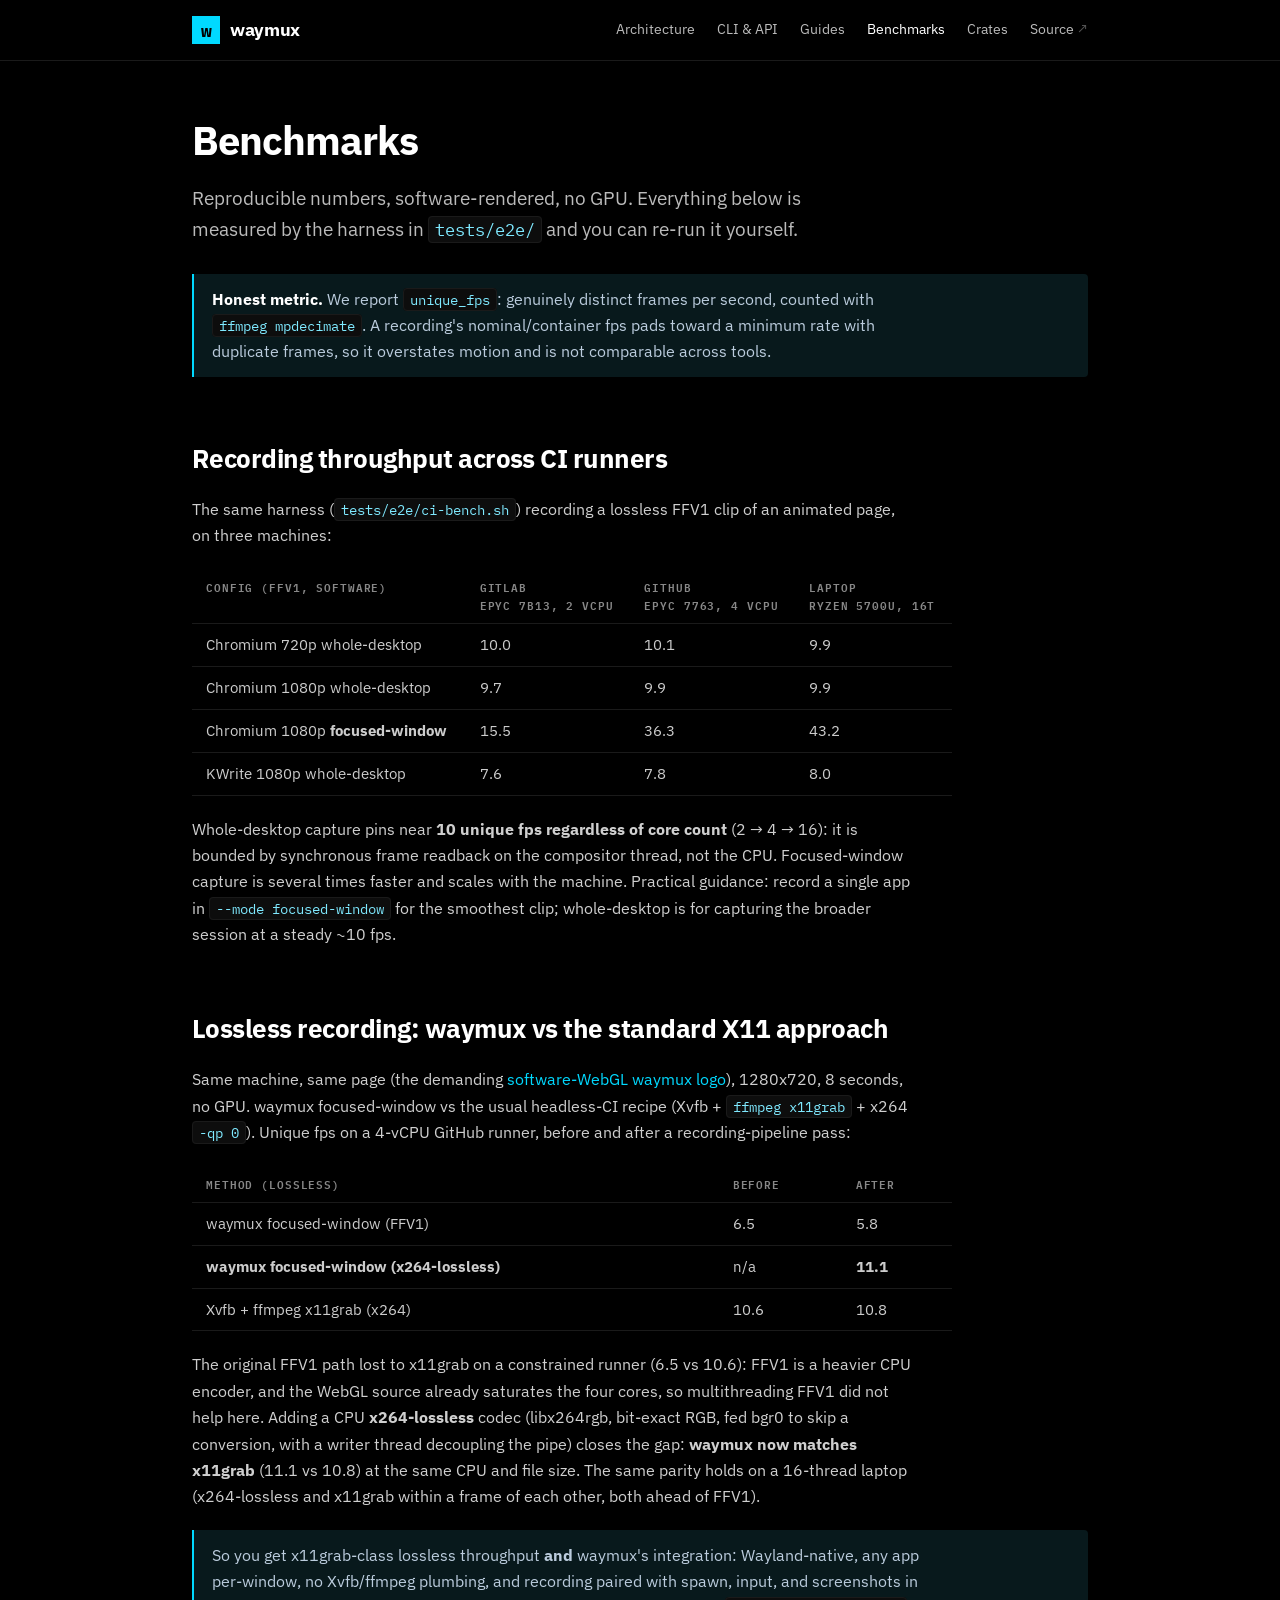
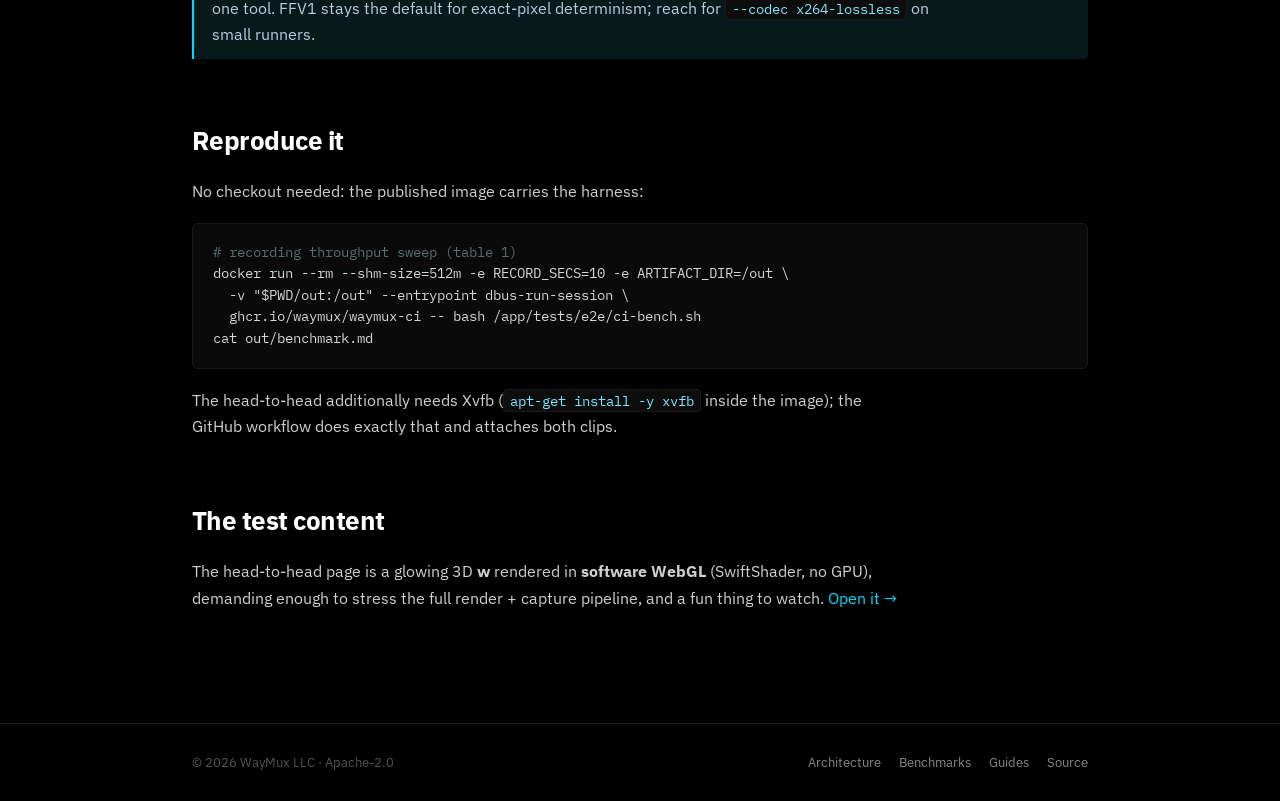
<file: site/benchmarks.html>
<!doctype html>
<html lang="en">
<head>
<meta charset="utf-8">
<meta name="viewport" content="width=device-width,initial-scale=1">
<title>Benchmarks | waymux</title>
<meta name="description" content="Honest, reproducible recording benchmarks for waymux: lossless FFV1 throughput across CI runners, and a head-to-head against the standard Xvfb + ffmpeg approach. Software-rendered, no GPU.">
<meta property="og:title" content="Benchmarks | waymux">
<meta property="og:description" content="Reproducible lossless-recording benchmarks across CI runners, no GPU, with the test clips attached.">
<meta property="og:type" content="website">
<link rel="icon" href="data:image/svg+xml,%3Csvg xmlns='http://www.w3.org/2000/svg' viewBox='0 0 32 32'%3E%3Crect width='32' height='32' fill='%2300d9ff'/%3E%3Ctext x='16' y='22' font-family='monospace' font-size='20' font-weight='900' text-anchor='middle' fill='%23000'%3Ew%3C/text%3E%3C/svg%3E">
<link rel="preconnect" href="https://fonts.googleapis.com">
<link rel="preconnect" href="https://fonts.gstatic.com" crossorigin>
<link href="https://fonts.googleapis.com/css2?family=IBM+Plex+Mono:wght@400;600;700&family=IBM+Plex+Sans:wght@300;400;600;700&display=swap" rel="stylesheet">
<link rel="stylesheet" href="styles.css">
</head>
<body>

<header class="nav">
  <div class="container">
    <a class="brand" href="/"><span class="brand-mark">w</span> waymux</a>
    <nav class="nav-links">
      <a href="architecture.html">Architecture</a>
      <a href="cli.html">CLI &amp; API</a>
      <a href="guides.html">Guides</a>
      <a href="benchmarks.html" class="active">Benchmarks</a>
      <a href="crates.html">Crates</a>
      <a class="ext" href="https://gitlab.com/tek.cat/waymux">Source</a>
    </nav>
  </div>
</header>

<main>
  <div class="container">

    <h1>Benchmarks</h1>
    <p class="lede">
      Reproducible numbers, software-rendered, no GPU. Everything below is measured
      by the harness in <code>tests/e2e/</code> and you can re-run it yourself.
    </p>

    <div class="note">
      <p><strong>Honest metric.</strong> We report <code>unique_fps</code>: genuinely
      distinct frames per second, counted with <code>ffmpeg mpdecimate</code>. A
      recording's nominal/container fps pads toward a minimum rate with duplicate
      frames, so it overstates motion and is not comparable across tools.</p>
    </div>

    <h2>Recording throughput across CI runners</h2>
    <p>
      The same harness (<code>tests/e2e/ci-bench.sh</code>) recording a lossless FFV1
      clip of an animated page, on three machines:
    </p>
    <table>
      <thead><tr>
        <th>config (FFV1, software)</th>
        <th>GitLab<br>EPYC 7B13, 2&nbsp;vCPU</th>
        <th>GitHub<br>EPYC 7763, 4&nbsp;vCPU</th>
        <th>laptop<br>Ryzen 5700U, 16T</th>
      </tr></thead>
      <tbody>
        <tr><td>Chromium 720p whole-desktop</td><td>10.0</td><td>10.1</td><td>9.9</td></tr>
        <tr><td>Chromium 1080p whole-desktop</td><td>9.7</td><td>9.9</td><td>9.9</td></tr>
        <tr><td>Chromium 1080p <b>focused-window</b></td><td>15.5</td><td>36.3</td><td>43.2</td></tr>
        <tr><td>KWrite 1080p whole-desktop</td><td>7.6</td><td>7.8</td><td>8.0</td></tr>
      </tbody>
    </table>
    <p>
      Whole-desktop capture pins near <b>10 unique fps regardless of core count</b>
      (2 &rarr; 4 &rarr; 16): it is bounded by synchronous frame readback on the
      compositor thread, not the CPU. Focused-window capture is several times faster
      and scales with the machine. Practical guidance: record a single app in
      <code>--mode focused-window</code> for the smoothest clip; whole-desktop is for
      capturing the broader session at a steady ~10 fps.
    </p>

    <h2>Lossless recording: waymux vs the standard X11 approach</h2>
    <p>
      Same machine, same page (the demanding
      <a href="logo.html">software-WebGL waymux logo</a>), 1280x720, 8&nbsp;seconds, no
      GPU. waymux focused-window vs the usual headless-CI recipe (Xvfb +
      <code>ffmpeg x11grab</code> + x264 <code>-qp 0</code>). Unique fps on a 4-vCPU
      GitHub runner, before and after a recording-pipeline pass:
    </p>
    <table>
      <thead><tr><th>method (lossless)</th><th>before</th><th>after</th></tr></thead>
      <tbody>
        <tr><td>waymux focused-window (FFV1)</td><td>6.5</td><td>5.8</td></tr>
        <tr><td><b>waymux focused-window (x264-lossless)</b></td><td>n/a</td><td><b>11.1</b></td></tr>
        <tr><td>Xvfb + ffmpeg x11grab (x264)</td><td>10.6</td><td>10.8</td></tr>
      </tbody>
    </table>
    <p>
      The original FFV1 path lost to x11grab on a constrained runner (6.5 vs 10.6):
      FFV1 is a heavier CPU encoder, and the WebGL source already saturates the four
      cores, so multithreading FFV1 did not help here. Adding a CPU
      <b>x264-lossless</b> codec (libx264rgb, bit-exact RGB, fed bgr0 to skip a
      conversion, with a writer thread decoupling the pipe) closes the gap:
      <b>waymux now matches x11grab</b> (11.1 vs 10.8) at the same CPU and file size.
      The same parity holds on a 16-thread laptop (x264-lossless and x11grab within a
      frame of each other, both ahead of FFV1).
    </p>
    <div class="note">
      <p>So you get x11grab-class lossless throughput <b>and</b> waymux's integration:
      Wayland-native, any app per-window, no Xvfb/ffmpeg plumbing, and recording paired
      with spawn, input, and screenshots in one tool. FFV1 stays the default for
      exact-pixel determinism; reach for <code>--codec x264-lossless</code> on small
      runners.</p>
    </div>

    <h2>Reproduce it</h2>
    <p>No checkout needed: the published image carries the harness:</p>
    <pre><code><span class="c"># recording throughput sweep (table 1)</span>
docker run --rm --shm-size=512m -e RECORD_SECS=10 -e ARTIFACT_DIR=/out \
  -v "$PWD/out:/out" --entrypoint dbus-run-session \
  ghcr.io/waymux/waymux-ci -- bash /app/tests/e2e/ci-bench.sh
cat out/benchmark.md</code></pre>
    <p>
      The head-to-head additionally needs Xvfb (<code>apt-get install -y xvfb</code>
      inside the image); the GitHub workflow does exactly that and attaches both clips.
    </p>

    <h2>The test content</h2>
    <p>
      The head-to-head page is a glowing 3D <b>w</b> rendered in <b>software WebGL</b>
      (SwiftShader, no GPU), demanding enough to stress the full render +
      capture pipeline, and a fun thing to watch.
      <a href="logo.html">Open it &rarr;</a>
    </p>

  </div>
</main>

<footer>
  <div class="container">
    <span>&copy; 2026 WayMux LLC &middot; Apache-2.0</span>
    <span class="foot-links">
      <a href="architecture.html">Architecture</a>
      <a href="benchmarks.html">Benchmarks</a>
      <a href="guides.html">Guides</a>
      <a href="https://gitlab.com/tek.cat/waymux">Source</a>
    </span>
  </div>
</footer>

</body>
</html>
</file>
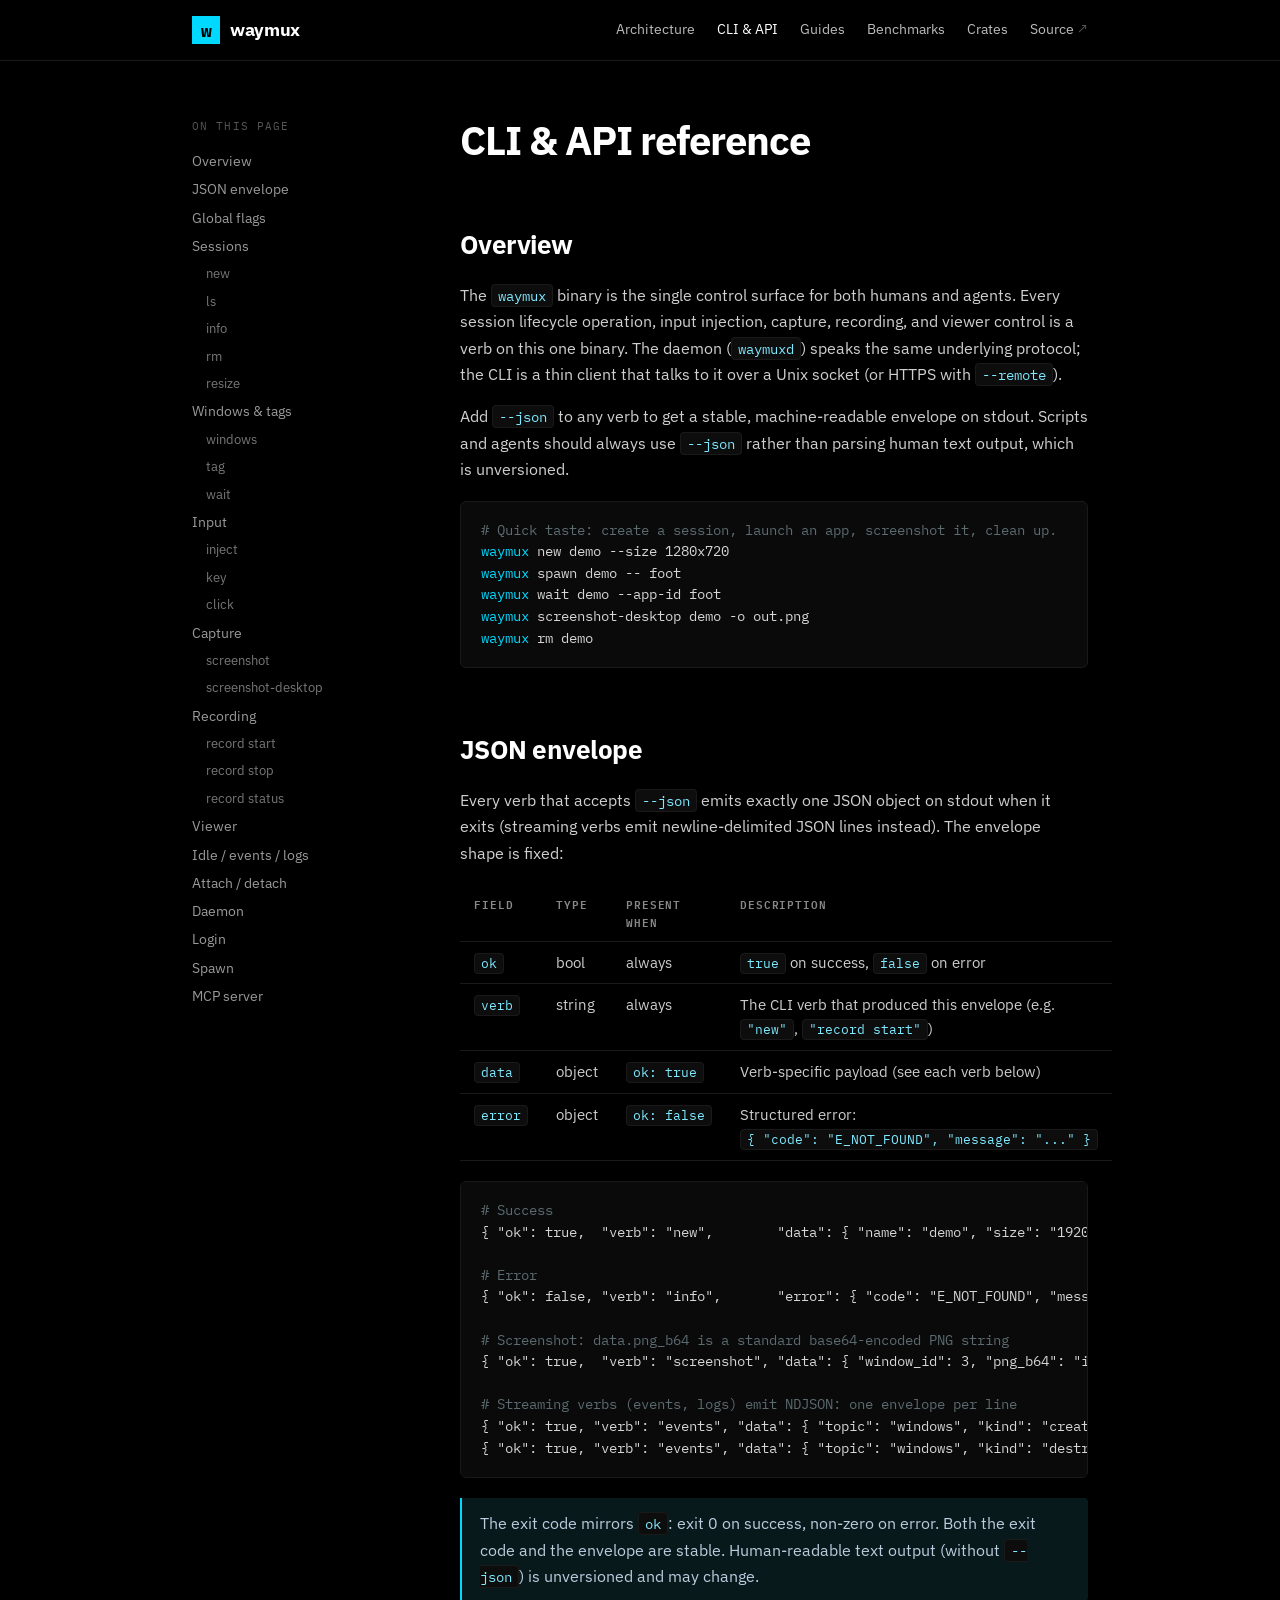
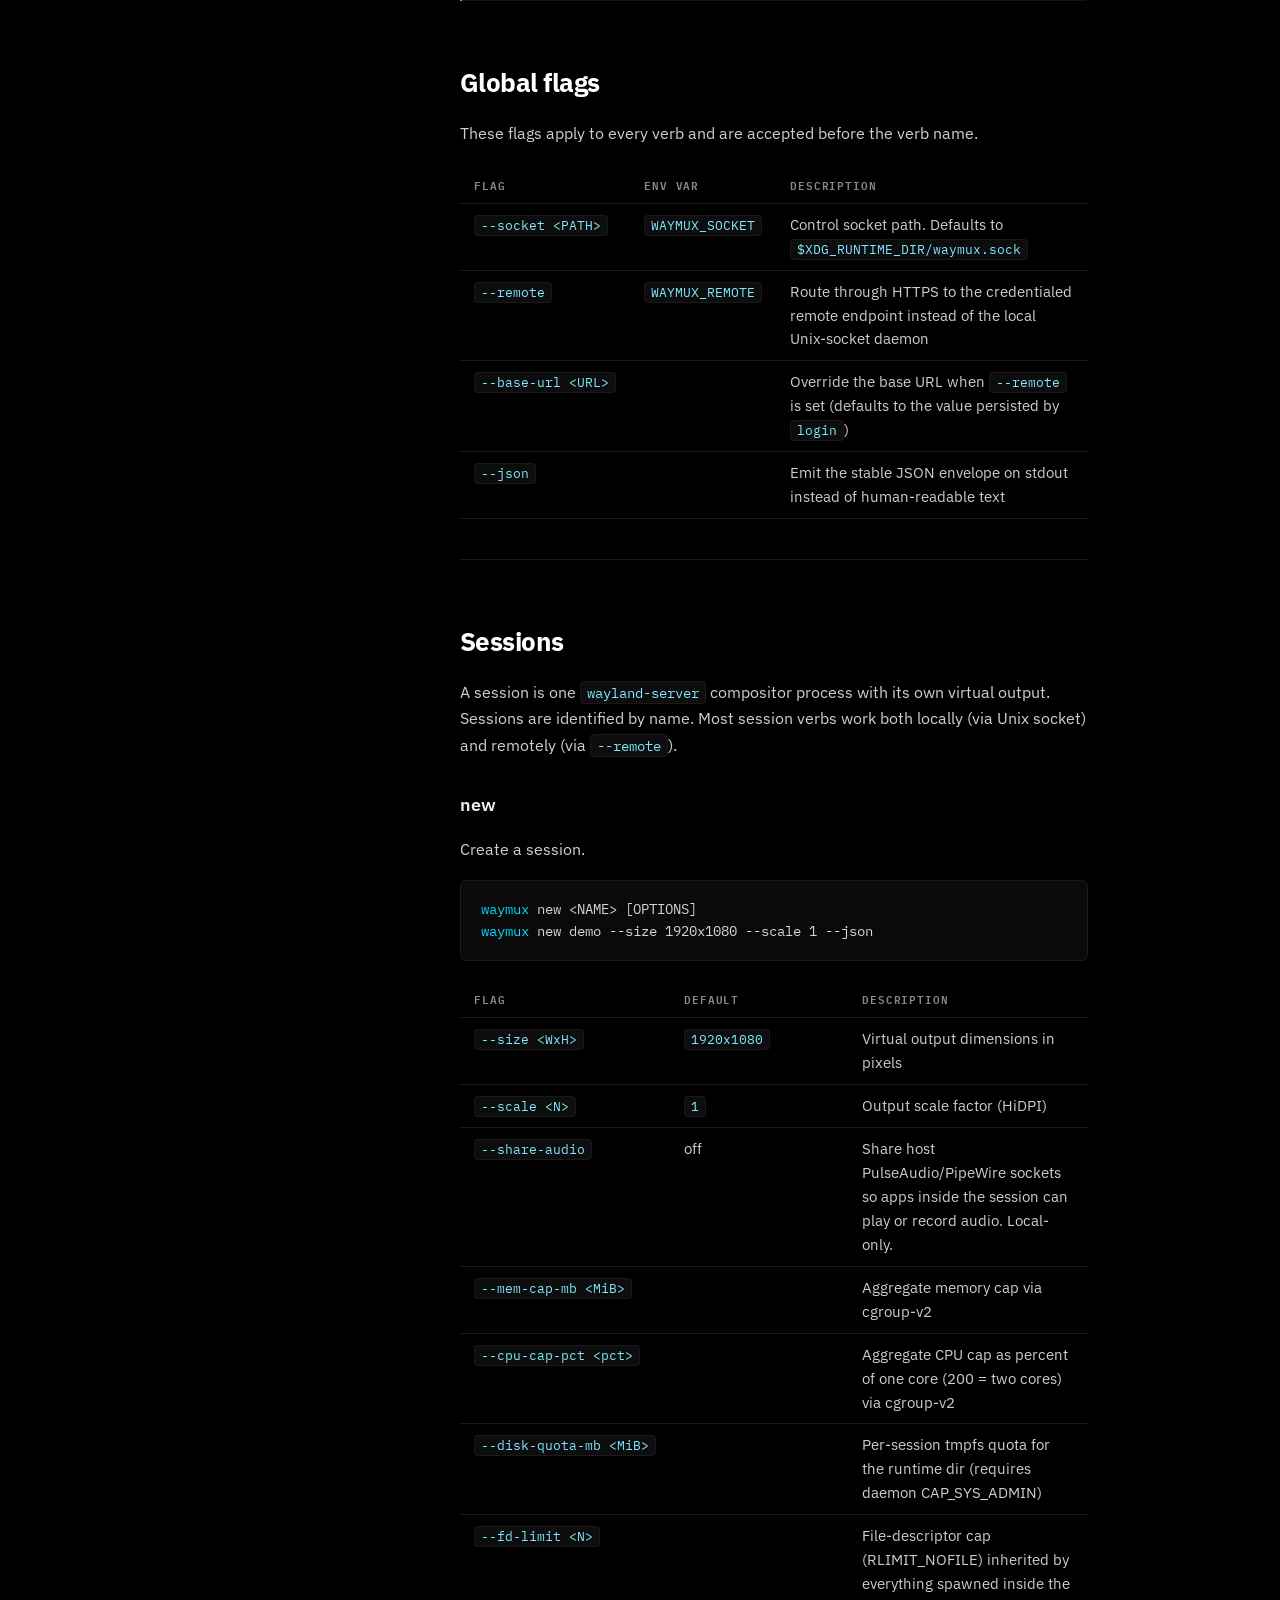
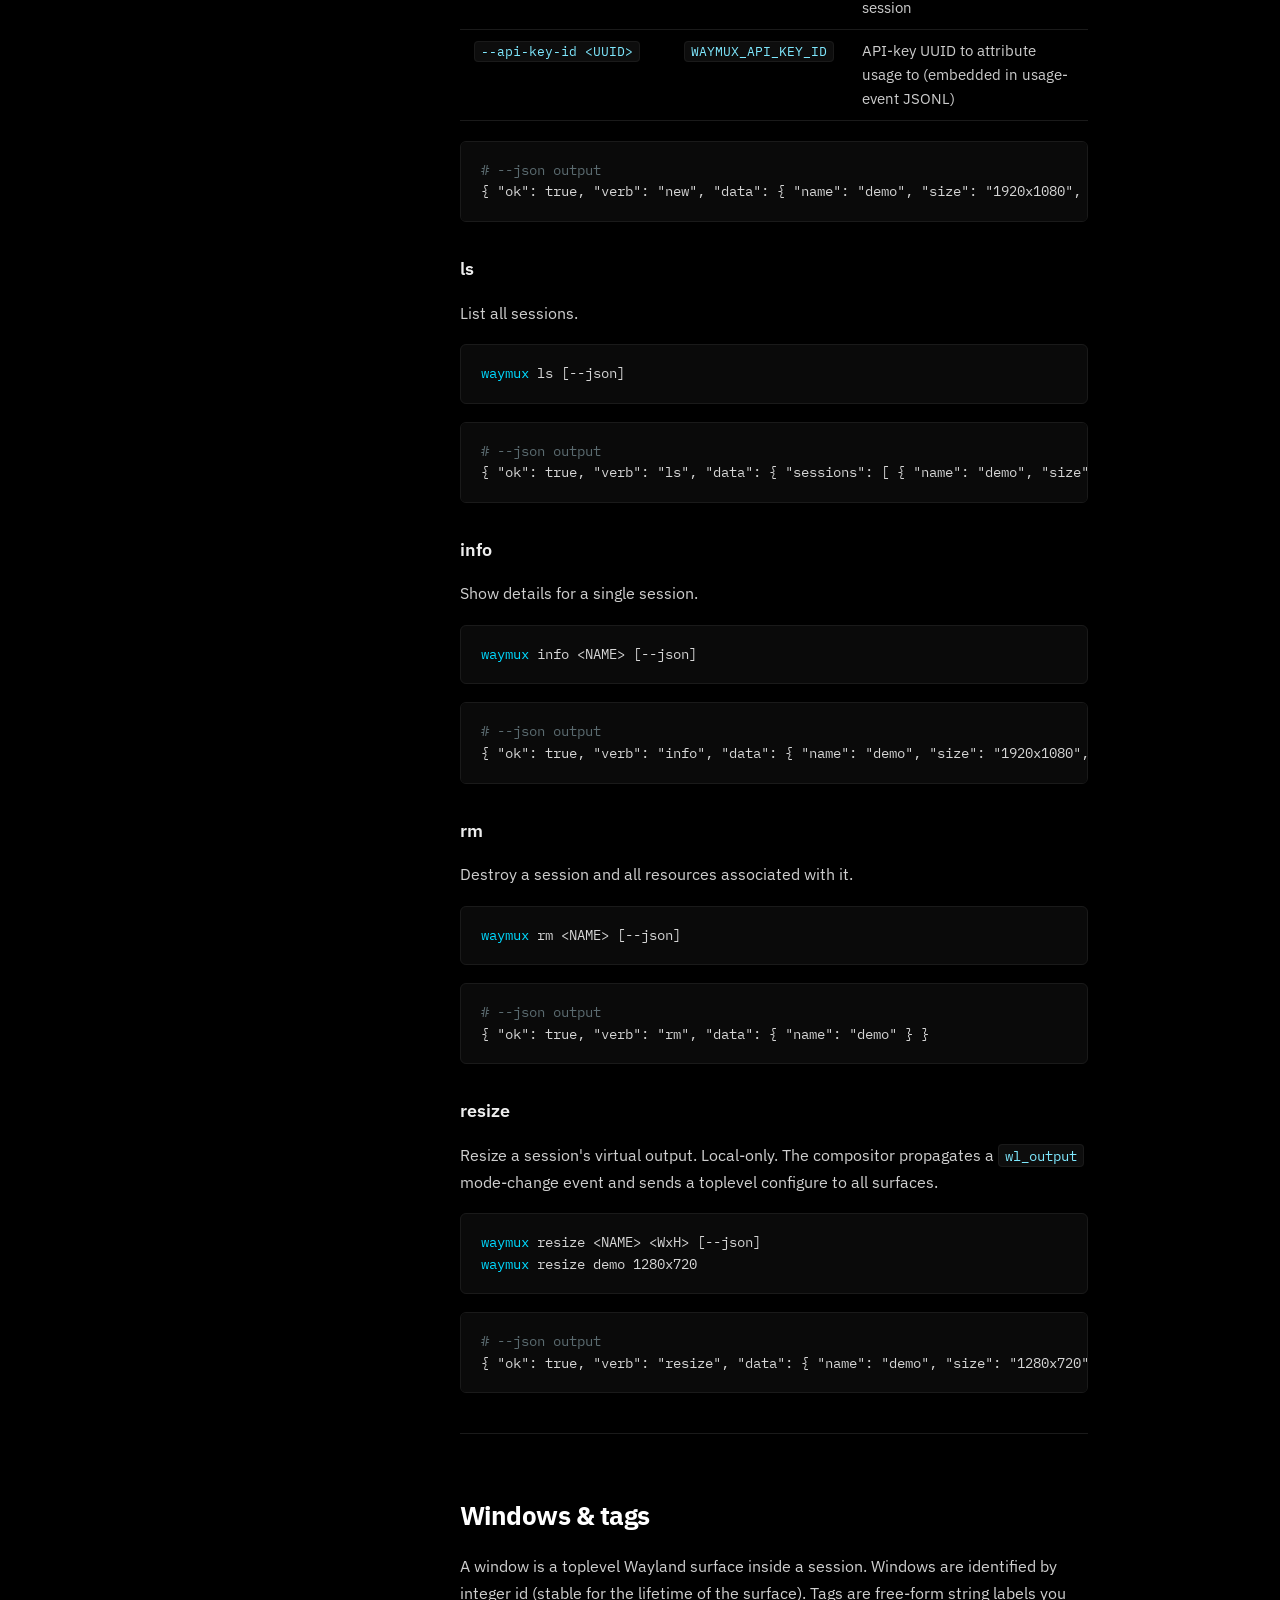
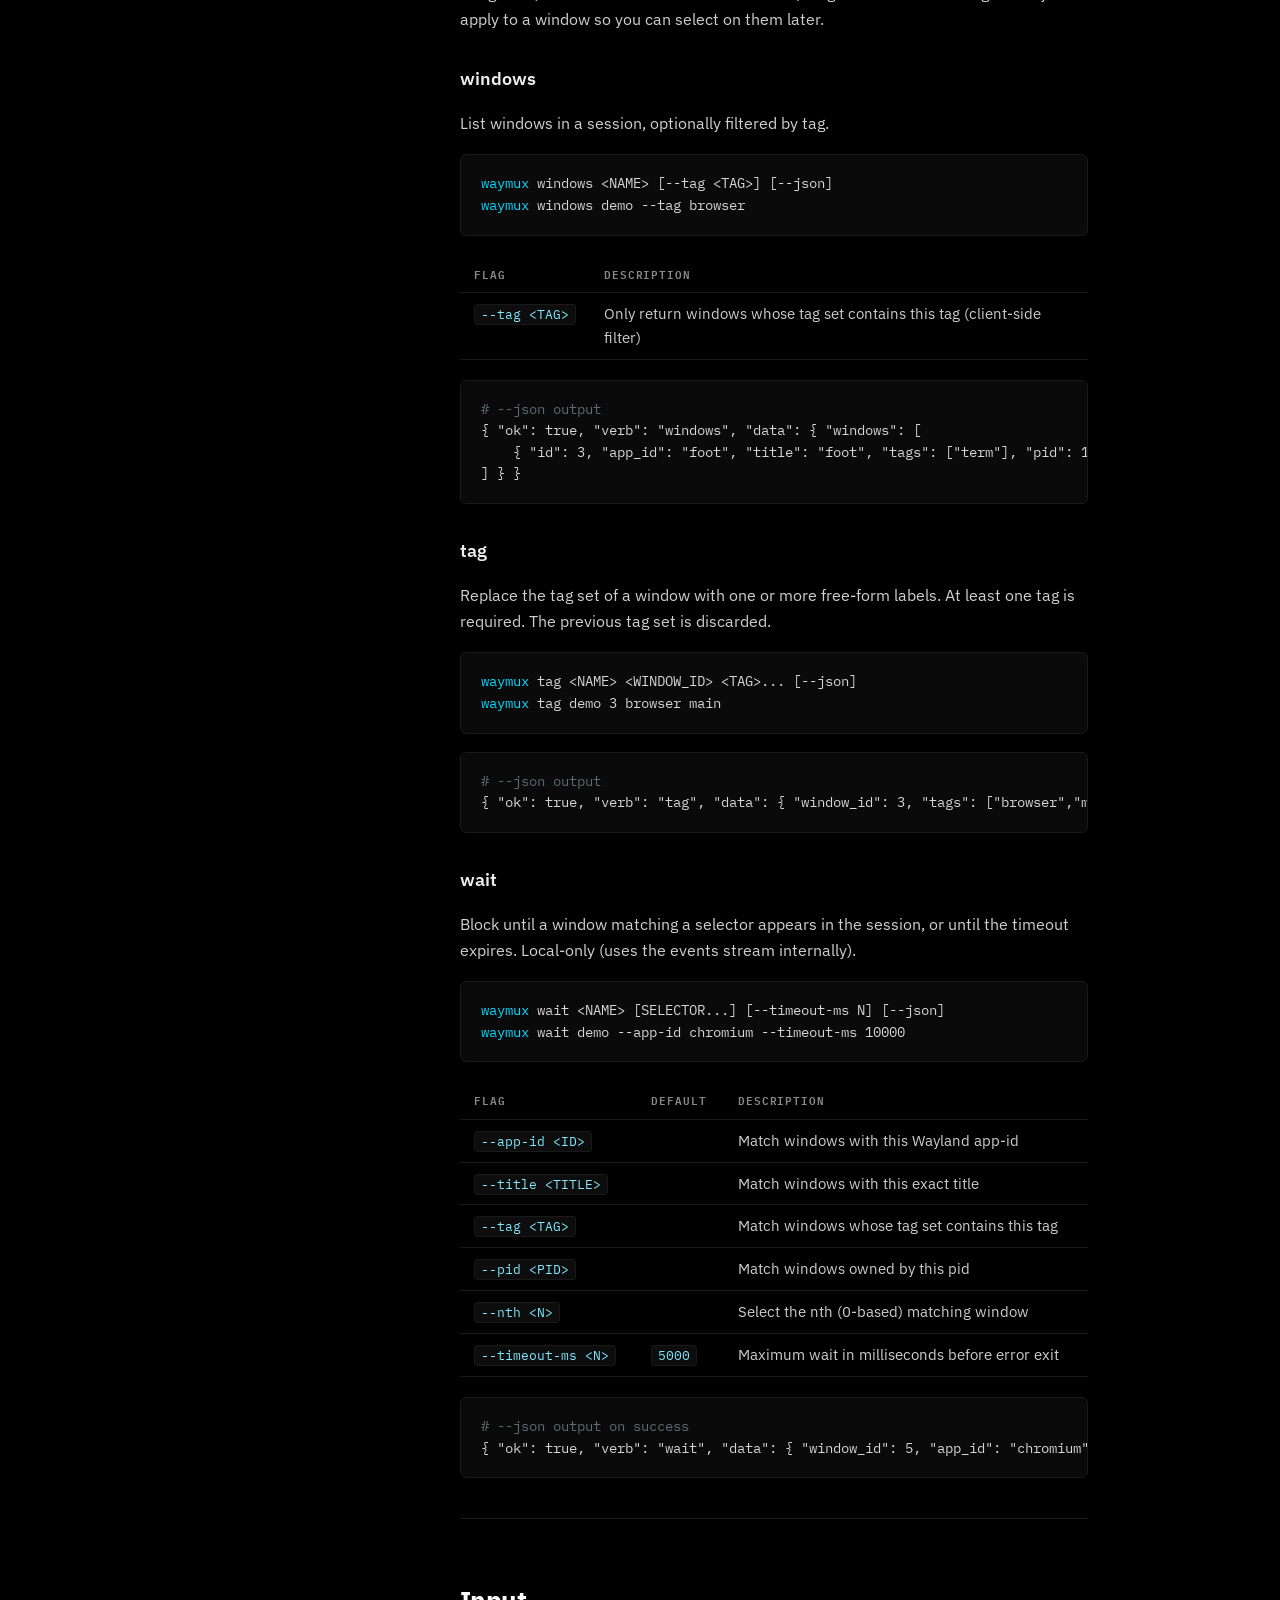
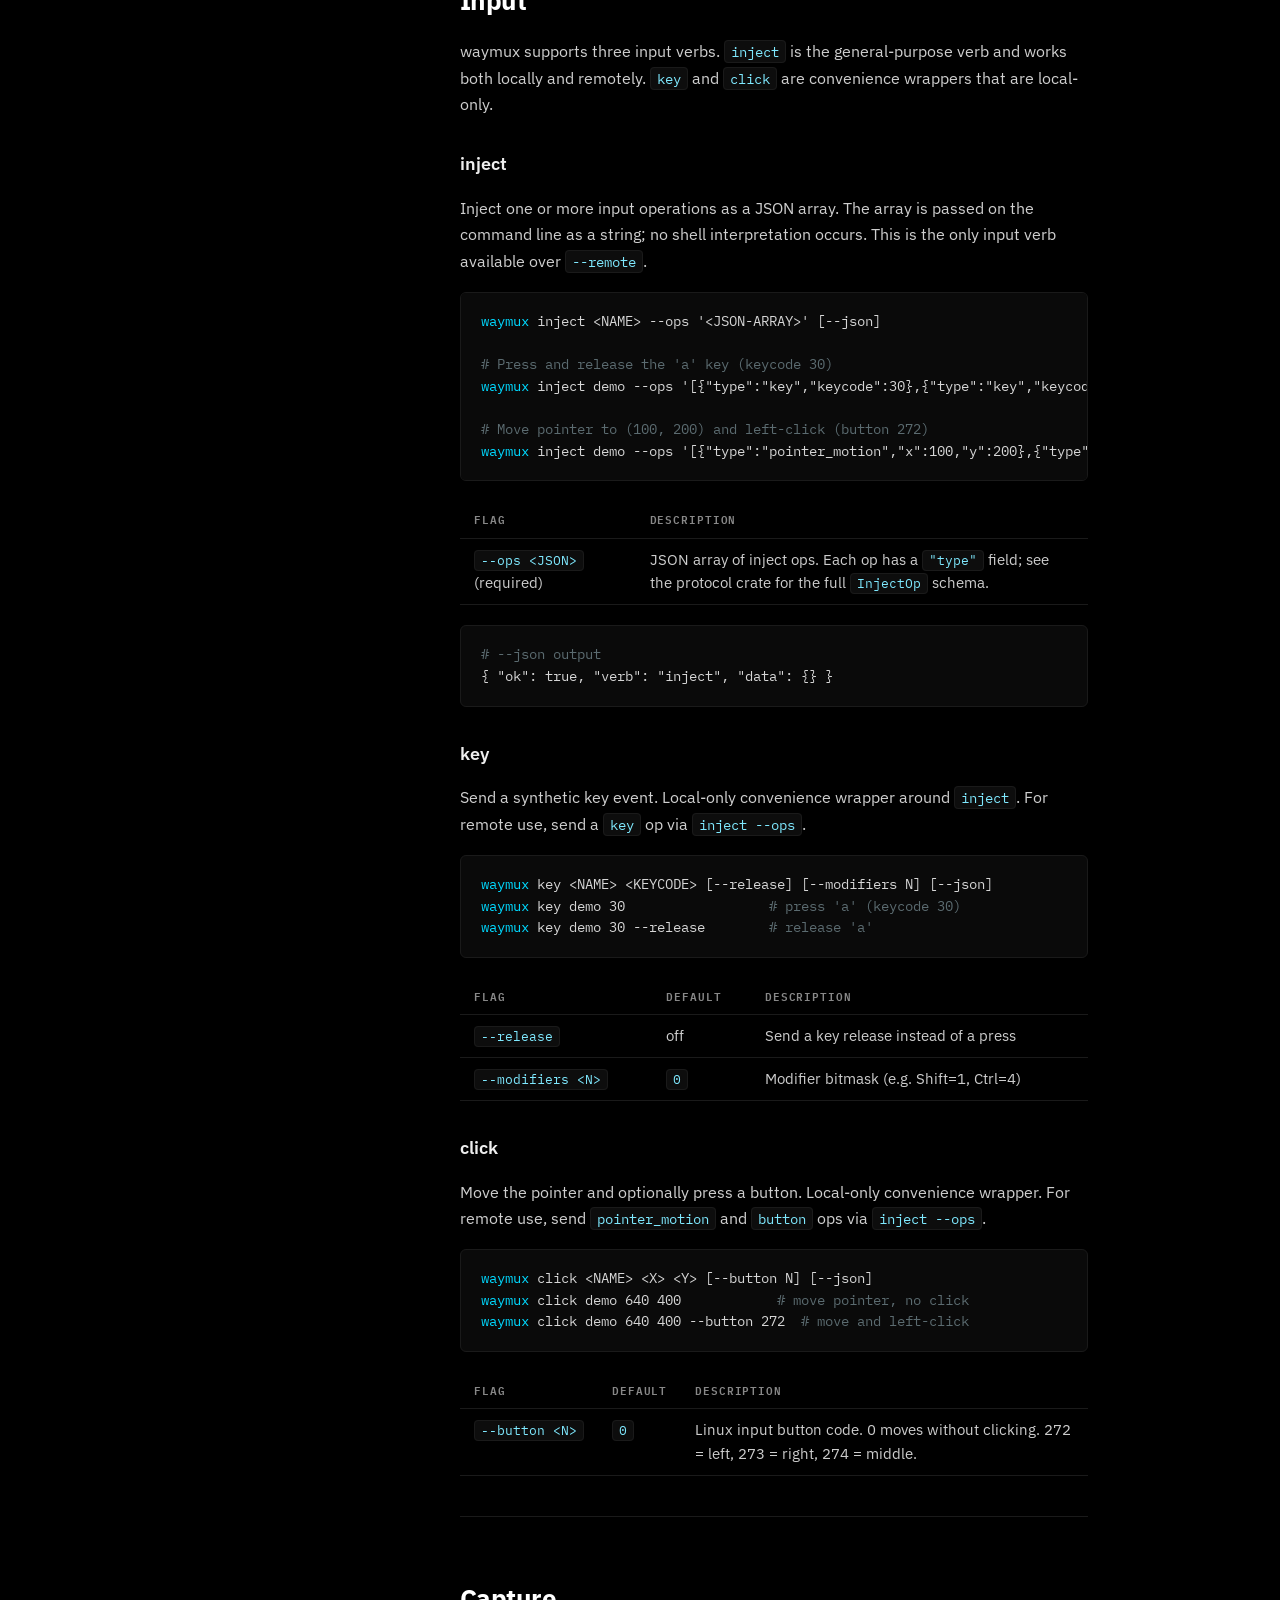
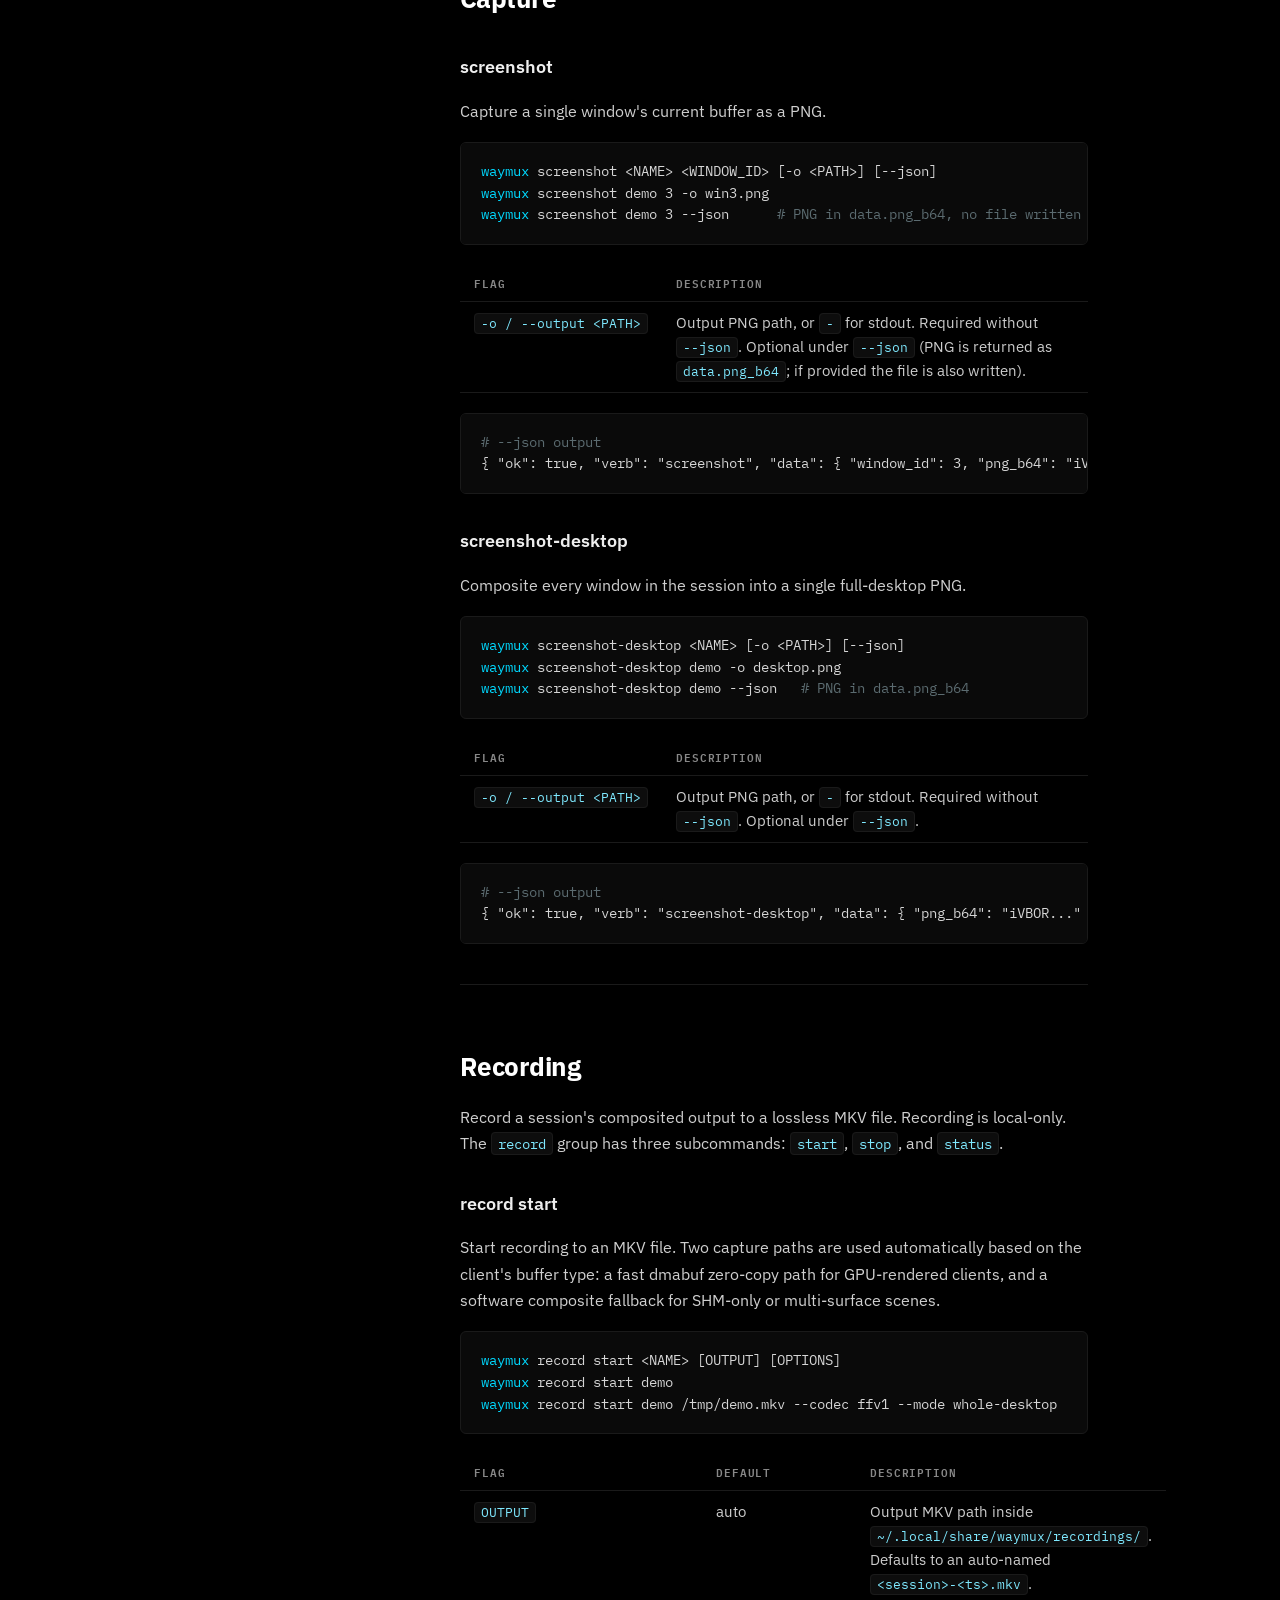
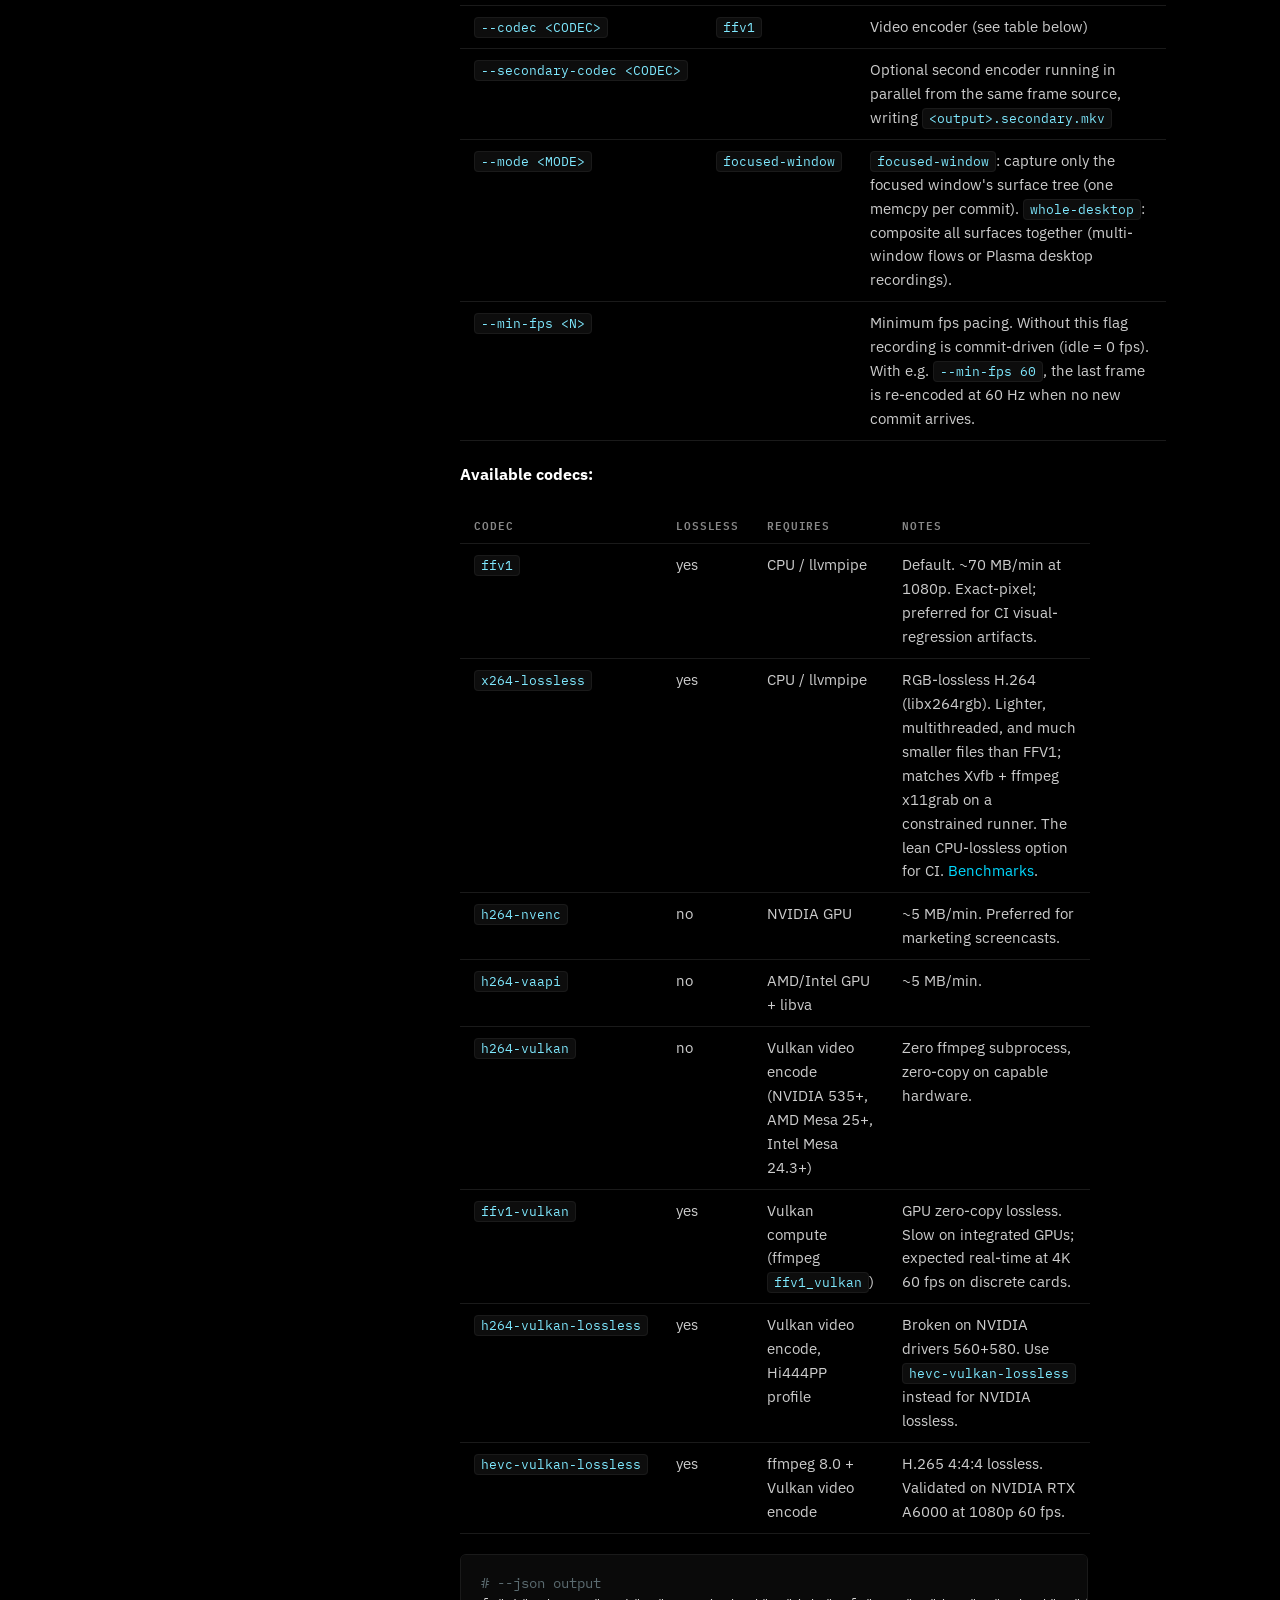
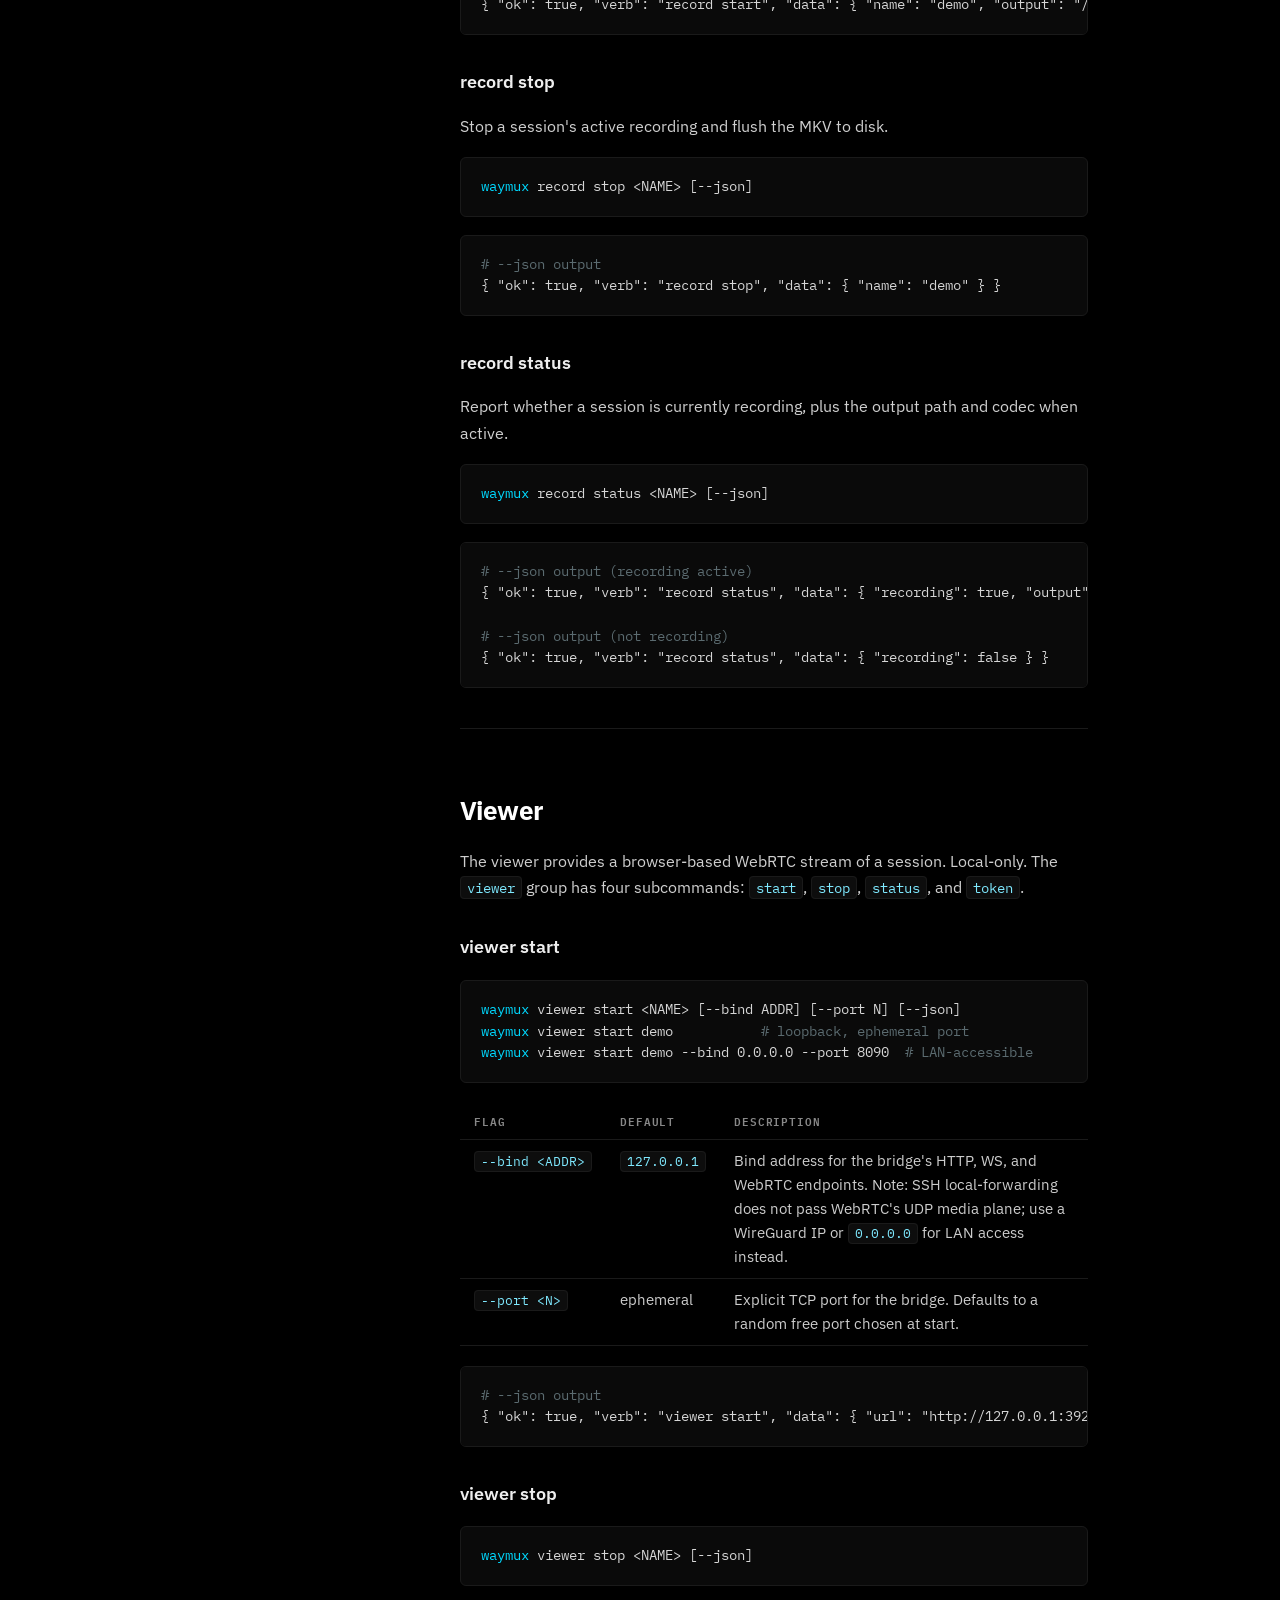
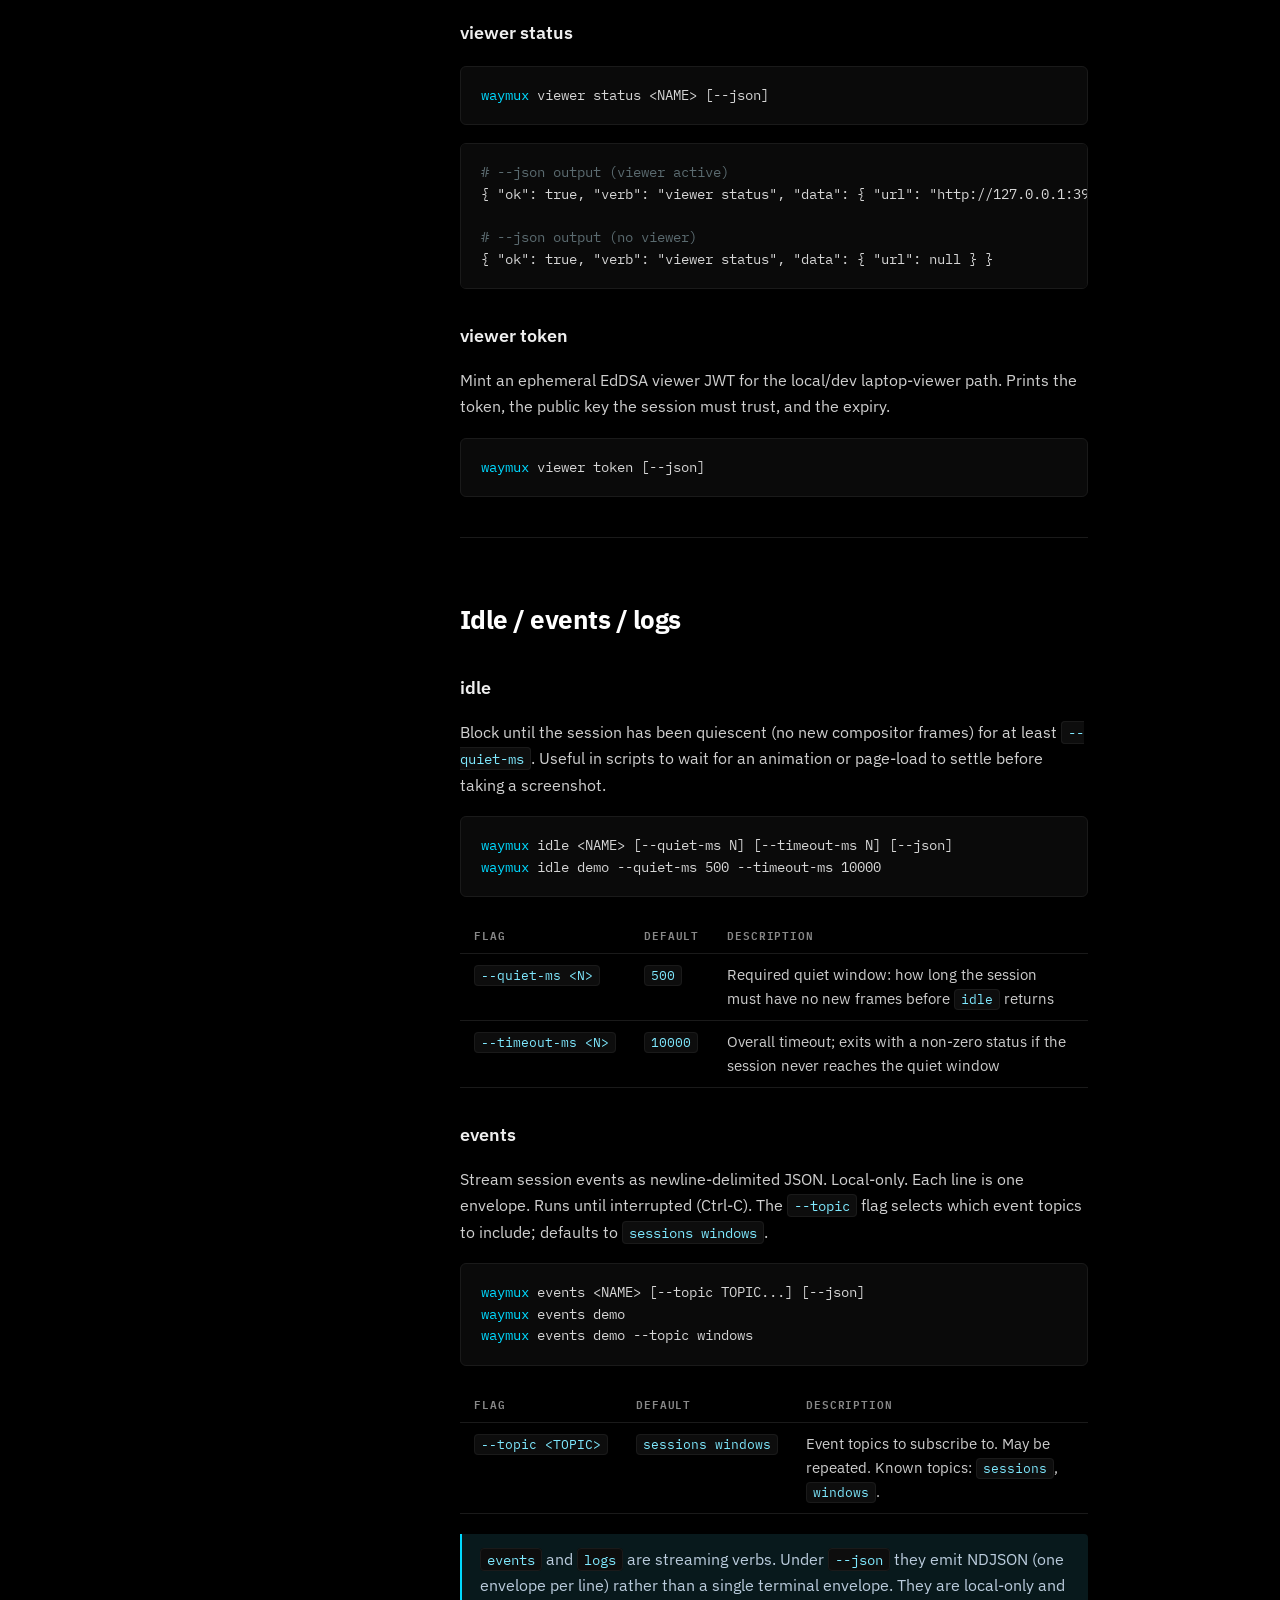
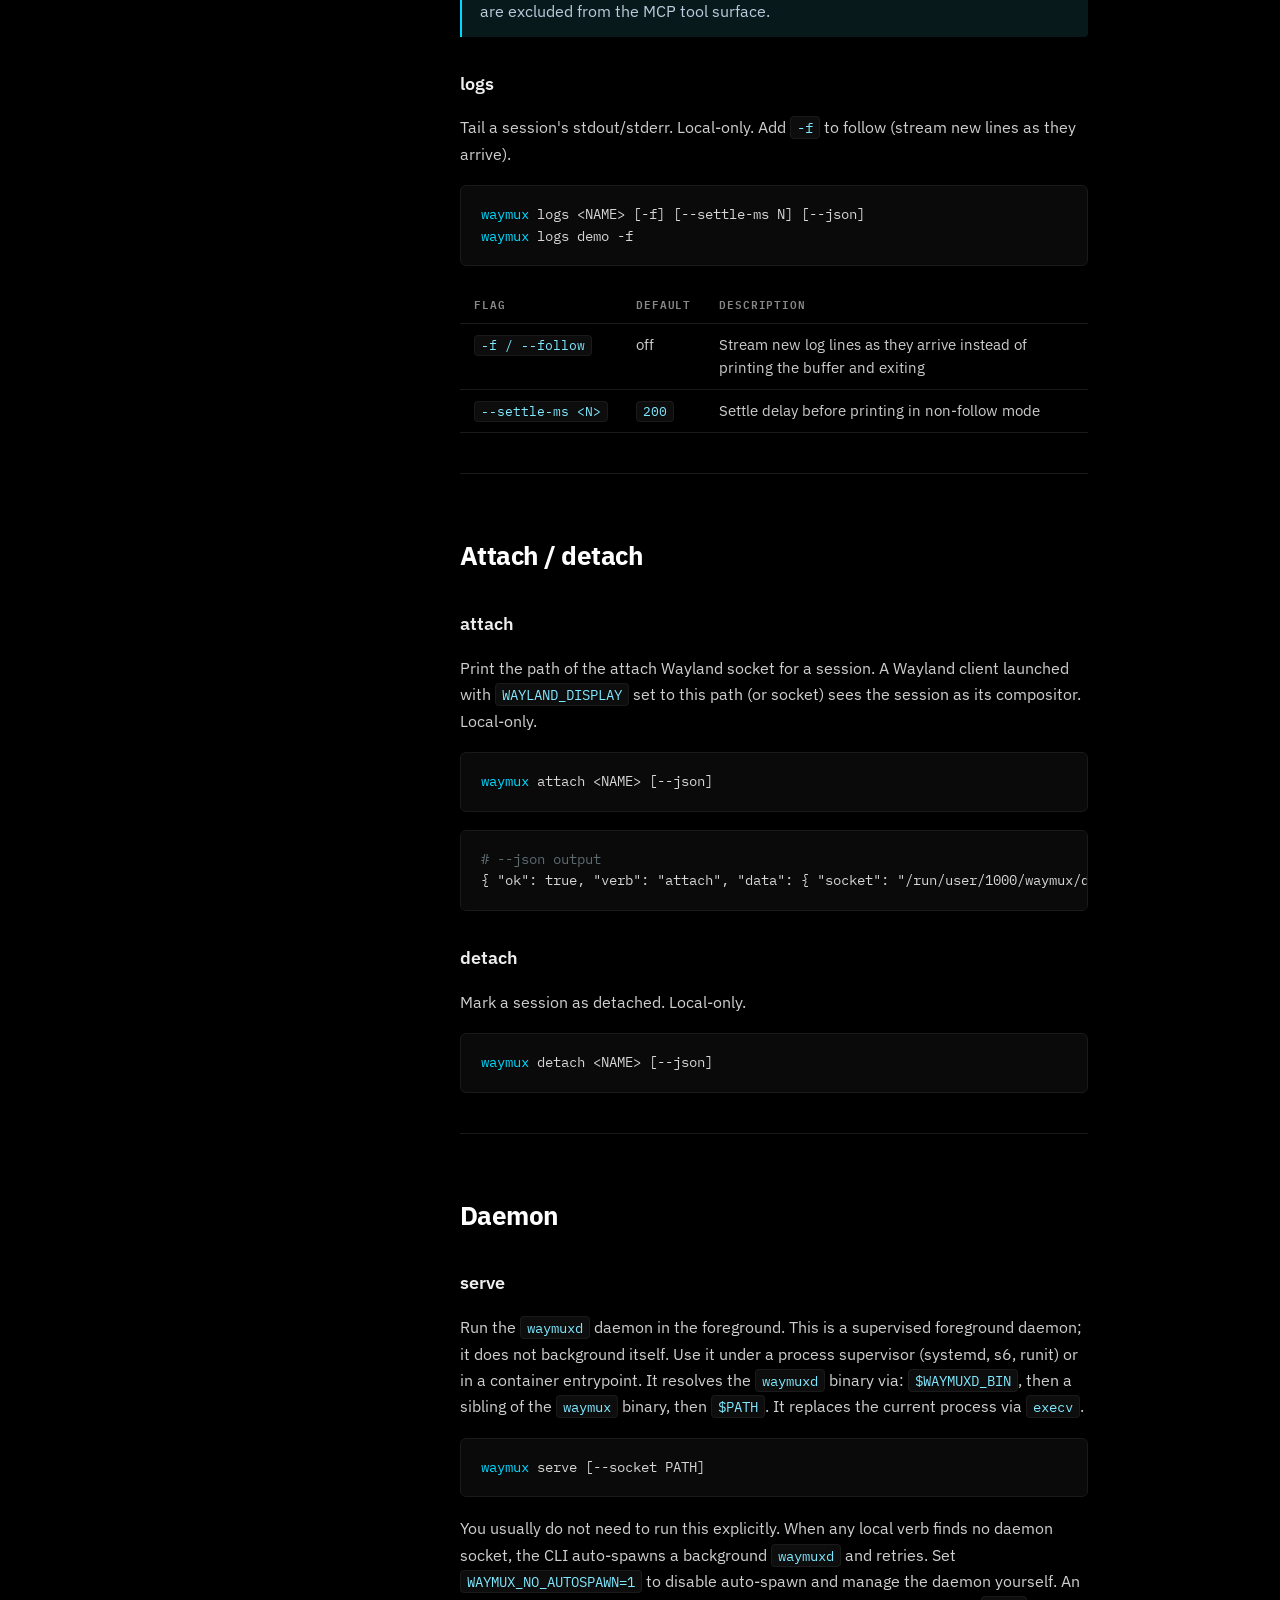
<file: site/cli.html>
<!doctype html>
<html lang="en">
<head>
<meta charset="utf-8">
<meta name="viewport" content="width=device-width,initial-scale=1">
<title>CLI &amp; API | waymux</title>
<meta name="description" content="Complete CLI and API reference for waymux: every verb, flag, JSON envelope shape, and MCP tool surface.">
<meta property="og:title" content="CLI &amp; API reference | waymux">
<meta property="og:description" content="Complete CLI and API reference for waymux: every verb, flag, JSON envelope shape, and MCP tool surface.">
<meta property="og:type" content="website">
<meta property="og:url" content="https://waymux.dev/cli.html">
<meta name="twitter:card" content="summary_large_image">
<link rel="icon" href="data:image/svg+xml,%3Csvg xmlns='http://www.w3.org/2000/svg' viewBox='0 0 32 32'%3E%3Crect width='32' height='32' fill='%2300d9ff'/%3E%3Ctext x='16' y='22' font-family='monospace' font-size='20' font-weight='900' text-anchor='middle' fill='%23000'%3Ew%3C/text%3E%3C/svg%3E">
<link rel="preconnect" href="https://fonts.googleapis.com">
<link rel="preconnect" href="https://fonts.gstatic.com" crossorigin>
<link href="https://fonts.googleapis.com/css2?family=IBM+Plex+Mono:wght@400;600;700&family=IBM+Plex+Sans:wght@300;400;600;700&display=swap" rel="stylesheet">
<link rel="stylesheet" href="styles.css">
</head>
<body>

<header class="nav">
  <div class="container">
    <a class="brand" href="/"><span class="brand-mark">w</span> waymux</a>
    <nav class="nav-links">
      <a href="architecture.html">Architecture</a>
      <a href="cli.html" class="active">CLI &amp; API</a>
      <a href="guides.html">Guides</a>
      <a href="benchmarks.html">Benchmarks</a>
      <a href="crates.html">Crates</a>
      <a class="ext" href="https://gitlab.com/tek.cat/waymux">Source</a>
    </nav>
  </div>
</header>

<main>
  <div class="container">
    <div class="doc">

      <aside class="toc">
        <p class="toc-title">On this page</p>
        <a href="#overview">Overview</a>
        <a href="#envelope">JSON envelope</a>
        <a href="#global-flags">Global flags</a>
        <a href="#sessions">Sessions</a>
        <a class="sub" href="#new">new</a>
        <a class="sub" href="#ls">ls</a>
        <a class="sub" href="#info">info</a>
        <a class="sub" href="#rm">rm</a>
        <a class="sub" href="#resize">resize</a>
        <a href="#windows-tags">Windows &amp; tags</a>
        <a class="sub" href="#windows">windows</a>
        <a class="sub" href="#tag">tag</a>
        <a class="sub" href="#wait">wait</a>
        <a href="#input">Input</a>
        <a class="sub" href="#inject">inject</a>
        <a class="sub" href="#key">key</a>
        <a class="sub" href="#click">click</a>
        <a href="#capture">Capture</a>
        <a class="sub" href="#screenshot">screenshot</a>
        <a class="sub" href="#screenshot-desktop">screenshot-desktop</a>
        <a href="#recording">Recording</a>
        <a class="sub" href="#record-start">record start</a>
        <a class="sub" href="#record-stop">record stop</a>
        <a class="sub" href="#record-status">record status</a>
        <a href="#viewer">Viewer</a>
        <a href="#idle-events-logs">Idle / events / logs</a>
        <a href="#attach-detach">Attach / detach</a>
        <a href="#daemon">Daemon</a>
        <a href="#login">Login</a>
        <a href="#spawn">Spawn</a>
        <a href="#mcp">MCP server</a>
      </aside>

      <article class="content">
        <h1>CLI &amp; API reference</h1>

        <h2 id="overview">Overview</h2>
        <p>
          The <code>waymux</code> binary is the single control surface for both humans and
          agents. Every session lifecycle operation, input injection, capture, recording, and
          viewer control is a verb on this one binary. The daemon (<code>waymuxd</code>) speaks
          the same underlying protocol; the CLI is a thin client that talks to it over a Unix
          socket (or HTTPS with <code>--remote</code>).
        </p>
        <p>
          Add <code>--json</code> to any verb to get a stable, machine-readable envelope on
          stdout. Scripts and agents should always use <code>--json</code> rather than parsing
          human text output, which is unversioned.
        </p>
        <pre><code><span class="c"># Quick taste: create a session, launch an app, screenshot it, clean up.</span>
<span class="k">waymux</span> new demo --size 1280x720
<span class="k">waymux</span> spawn demo -- foot
<span class="k">waymux</span> wait demo --app-id foot
<span class="k">waymux</span> screenshot-desktop demo -o out.png
<span class="k">waymux</span> rm demo</code></pre>

        <h2 id="envelope">JSON envelope</h2>
        <p>
          Every verb that accepts <code>--json</code> emits exactly one JSON object on stdout
          when it exits (streaming verbs emit newline-delimited JSON lines instead). The
          envelope shape is fixed:
        </p>
        <table>
          <thead><tr><th>Field</th><th>Type</th><th>Present when</th><th>Description</th></tr></thead>
          <tbody>
            <tr><td><code>ok</code></td><td>bool</td><td>always</td><td><code>true</code> on success, <code>false</code> on error</td></tr>
            <tr><td><code>verb</code></td><td>string</td><td>always</td><td>The CLI verb that produced this envelope (e.g. <code>"new"</code>, <code>"record start"</code>)</td></tr>
            <tr><td><code>data</code></td><td>object</td><td><code>ok: true</code></td><td>Verb-specific payload (see each verb below)</td></tr>
            <tr><td><code>error</code></td><td>object</td><td><code>ok: false</code></td><td>Structured error: <code>{ "code": "E_NOT_FOUND", "message": "..." }</code></td></tr>
          </tbody>
        </table>
        <pre><code><span class="c"># Success</span>
{ "ok": true,  "verb": "new",        "data": { "name": "demo", "size": "1920x1080" } }

<span class="c"># Error</span>
{ "ok": false, "verb": "info",       "error": { "code": "E_NOT_FOUND", "message": "session 'x' not found" } }

<span class="c"># Screenshot: data.png_b64 is a standard base64-encoded PNG string</span>
{ "ok": true,  "verb": "screenshot", "data": { "window_id": 3, "png_b64": "iVBOR..." } }

<span class="c"># Streaming verbs (events, logs) emit NDJSON: one envelope per line</span>
{ "ok": true, "verb": "events", "data": { "topic": "windows", "kind": "created", ... } }
{ "ok": true, "verb": "events", "data": { "topic": "windows", "kind": "destroyed", ... } }</code></pre>

        <div class="note">
          <p>The exit code mirrors <code>ok</code>: exit 0 on success, non-zero on error. Both
          the exit code and the envelope are stable. Human-readable text output (without
          <code>--json</code>) is unversioned and may change.</p>
        </div>

        <h2 id="global-flags">Global flags</h2>
        <p>These flags apply to every verb and are accepted before the verb name.</p>
        <table>
          <thead><tr><th>Flag</th><th>Env var</th><th>Description</th></tr></thead>
          <tbody>
            <tr><td><code>--socket &lt;PATH&gt;</code></td><td><code>WAYMUX_SOCKET</code></td><td>Control socket path. Defaults to <code>$XDG_RUNTIME_DIR/waymux.sock</code></td></tr>
            <tr><td><code>--remote</code></td><td><code>WAYMUX_REMOTE</code></td><td>Route through HTTPS to the credentialed remote endpoint instead of the local Unix-socket daemon</td></tr>
            <tr><td><code>--base-url &lt;URL&gt;</code></td><td></td><td>Override the base URL when <code>--remote</code> is set (defaults to the value persisted by <code>login</code>)</td></tr>
            <tr><td><code>--json</code></td><td></td><td>Emit the stable JSON envelope on stdout instead of human-readable text</td></tr>
          </tbody>
        </table>

        <hr>

        <h2 id="sessions">Sessions</h2>
        <p>
          A session is one <code>wayland-server</code> compositor process with its own virtual
          output. Sessions are identified by name. Most session verbs work both locally (via
          Unix socket) and remotely (via <code>--remote</code>).
        </p>

        <h3 id="new">new</h3>
        <p>Create a session.</p>
        <pre><code><span class="k">waymux</span> new &lt;NAME&gt; [OPTIONS]
<span class="k">waymux</span> new demo --size 1920x1080 --scale 1 --json</code></pre>
        <table>
          <thead><tr><th>Flag</th><th>Default</th><th>Description</th></tr></thead>
          <tbody>
            <tr><td><code>--size &lt;WxH&gt;</code></td><td><code>1920x1080</code></td><td>Virtual output dimensions in pixels</td></tr>
            <tr><td><code>--scale &lt;N&gt;</code></td><td><code>1</code></td><td>Output scale factor (HiDPI)</td></tr>
            <tr><td><code>--share-audio</code></td><td>off</td><td>Share host PulseAudio/PipeWire sockets so apps inside the session can play or record audio. Local-only.</td></tr>
            <tr><td><code>--mem-cap-mb &lt;MiB&gt;</code></td><td></td><td>Aggregate memory cap via cgroup-v2</td></tr>
            <tr><td><code>--cpu-cap-pct &lt;pct&gt;</code></td><td></td><td>Aggregate CPU cap as percent of one core (200 = two cores) via cgroup-v2</td></tr>
            <tr><td><code>--disk-quota-mb &lt;MiB&gt;</code></td><td></td><td>Per-session tmpfs quota for the runtime dir (requires daemon CAP_SYS_ADMIN)</td></tr>
            <tr><td><code>--fd-limit &lt;N&gt;</code></td><td></td><td>File-descriptor cap (RLIMIT_NOFILE) inherited by everything spawned inside the session</td></tr>
            <tr><td><code>--api-key-id &lt;UUID&gt;</code></td><td><code>WAYMUX_API_KEY_ID</code></td><td>API-key UUID to attribute usage to (embedded in usage-event JSONL)</td></tr>
          </tbody>
        </table>
        <pre><code><span class="c"># --json output</span>
{ "ok": true, "verb": "new", "data": { "name": "demo", "size": "1920x1080", "scale": 1 } }</code></pre>

        <h3 id="ls">ls</h3>
        <p>List all sessions.</p>
        <pre><code><span class="k">waymux</span> ls [--json]</code></pre>
        <pre><code><span class="c"># --json output</span>
{ "ok": true, "verb": "ls", "data": { "sessions": [ { "name": "demo", "size": "1920x1080" } ] } }</code></pre>

        <h3 id="info">info</h3>
        <p>Show details for a single session.</p>
        <pre><code><span class="k">waymux</span> info &lt;NAME&gt; [--json]</code></pre>
        <pre><code><span class="c"># --json output</span>
{ "ok": true, "verb": "info", "data": { "name": "demo", "size": "1920x1080", "scale": 1, ... } }</code></pre>

        <h3 id="rm">rm</h3>
        <p>Destroy a session and all resources associated with it.</p>
        <pre><code><span class="k">waymux</span> rm &lt;NAME&gt; [--json]</code></pre>
        <pre><code><span class="c"># --json output</span>
{ "ok": true, "verb": "rm", "data": { "name": "demo" } }</code></pre>

        <h3 id="resize">resize</h3>
        <p>
          Resize a session's virtual output. Local-only. The compositor propagates a
          <code>wl_output</code> mode-change event and sends a toplevel configure to all
          surfaces.
        </p>
        <pre><code><span class="k">waymux</span> resize &lt;NAME&gt; &lt;WxH&gt; [--json]
<span class="k">waymux</span> resize demo 1280x720</code></pre>
        <pre><code><span class="c"># --json output</span>
{ "ok": true, "verb": "resize", "data": { "name": "demo", "size": "1280x720" } }</code></pre>

        <hr>

        <h2 id="windows-tags">Windows &amp; tags</h2>
        <p>
          A window is a toplevel Wayland surface inside a session. Windows are identified by
          integer id (stable for the lifetime of the surface). Tags are free-form string labels
          you apply to a window so you can select on them later.
        </p>

        <h3 id="windows">windows</h3>
        <p>List windows in a session, optionally filtered by tag.</p>
        <pre><code><span class="k">waymux</span> windows &lt;NAME&gt; [--tag &lt;TAG&gt;] [--json]
<span class="k">waymux</span> windows demo --tag browser</code></pre>
        <table>
          <thead><tr><th>Flag</th><th>Description</th></tr></thead>
          <tbody>
            <tr><td><code>--tag &lt;TAG&gt;</code></td><td>Only return windows whose tag set contains this tag (client-side filter)</td></tr>
          </tbody>
        </table>
        <pre><code><span class="c"># --json output</span>
{ "ok": true, "verb": "windows", "data": { "windows": [
    { "id": 3, "app_id": "foot", "title": "foot", "tags": ["term"], "pid": 12345 }
] } }</code></pre>

        <h3 id="tag">tag</h3>
        <p>
          Replace the tag set of a window with one or more free-form labels. At least one tag
          is required. The previous tag set is discarded.
        </p>
        <pre><code><span class="k">waymux</span> tag &lt;NAME&gt; &lt;WINDOW_ID&gt; &lt;TAG&gt;... [--json]
<span class="k">waymux</span> tag demo 3 browser main</code></pre>
        <pre><code><span class="c"># --json output</span>
{ "ok": true, "verb": "tag", "data": { "window_id": 3, "tags": ["browser","main"] } }</code></pre>

        <h3 id="wait">wait</h3>
        <p>
          Block until a window matching a selector appears in the session, or until the timeout
          expires. Local-only (uses the events stream internally).
        </p>
        <pre><code><span class="k">waymux</span> wait &lt;NAME&gt; [SELECTOR...] [--timeout-ms N] [--json]
<span class="k">waymux</span> wait demo --app-id chromium --timeout-ms 10000</code></pre>
        <table>
          <thead><tr><th>Flag</th><th>Default</th><th>Description</th></tr></thead>
          <tbody>
            <tr><td><code>--app-id &lt;ID&gt;</code></td><td></td><td>Match windows with this Wayland app-id</td></tr>
            <tr><td><code>--title &lt;TITLE&gt;</code></td><td></td><td>Match windows with this exact title</td></tr>
            <tr><td><code>--tag &lt;TAG&gt;</code></td><td></td><td>Match windows whose tag set contains this tag</td></tr>
            <tr><td><code>--pid &lt;PID&gt;</code></td><td></td><td>Match windows owned by this pid</td></tr>
            <tr><td><code>--nth &lt;N&gt;</code></td><td></td><td>Select the nth (0-based) matching window</td></tr>
            <tr><td><code>--timeout-ms &lt;N&gt;</code></td><td><code>5000</code></td><td>Maximum wait in milliseconds before error exit</td></tr>
          </tbody>
        </table>
        <pre><code><span class="c"># --json output on success</span>
{ "ok": true, "verb": "wait", "data": { "window_id": 5, "app_id": "chromium", "title": "New Tab" } }</code></pre>

        <hr>

        <h2 id="input">Input</h2>
        <p>
          waymux supports three input verbs. <code>inject</code> is the general-purpose verb
          and works both locally and remotely. <code>key</code> and <code>click</code> are
          convenience wrappers that are local-only.
        </p>

        <h3 id="inject">inject</h3>
        <p>
          Inject one or more input operations as a JSON array. The array is passed on the
          command line as a string; no shell interpretation occurs. This is the only input verb
          available over <code>--remote</code>.
        </p>
        <pre><code><span class="k">waymux</span> inject &lt;NAME&gt; --ops '&lt;JSON-ARRAY&gt;' [--json]

<span class="c"># Press and release the 'a' key (keycode 30)</span>
<span class="k">waymux</span> inject demo --ops '[{"type":"key","keycode":30},{"type":"key","keycode":30,"release":true}]'

<span class="c"># Move pointer to (100, 200) and left-click (button 272)</span>
<span class="k">waymux</span> inject demo --ops '[{"type":"pointer_motion","x":100,"y":200},{"type":"button","button":272}]'</code></pre>
        <table>
          <thead><tr><th>Flag</th><th>Description</th></tr></thead>
          <tbody>
            <tr><td><code>--ops &lt;JSON&gt;</code> (required)</td><td>JSON array of inject ops. Each op has a <code>"type"</code> field; see the protocol crate for the full <code>InjectOp</code> schema.</td></tr>
          </tbody>
        </table>
        <pre><code><span class="c"># --json output</span>
{ "ok": true, "verb": "inject", "data": {} }</code></pre>

        <h3 id="key">key</h3>
        <p>
          Send a synthetic key event. Local-only convenience wrapper around <code>inject</code>.
          For remote use, send a <code>key</code> op via <code>inject --ops</code>.
        </p>
        <pre><code><span class="k">waymux</span> key &lt;NAME&gt; &lt;KEYCODE&gt; [--release] [--modifiers N] [--json]
<span class="k">waymux</span> key demo 30                  <span class="c"># press 'a' (keycode 30)</span>
<span class="k">waymux</span> key demo 30 --release        <span class="c"># release 'a'</span></code></pre>
        <table>
          <thead><tr><th>Flag</th><th>Default</th><th>Description</th></tr></thead>
          <tbody>
            <tr><td><code>--release</code></td><td>off</td><td>Send a key release instead of a press</td></tr>
            <tr><td><code>--modifiers &lt;N&gt;</code></td><td><code>0</code></td><td>Modifier bitmask (e.g. Shift=1, Ctrl=4)</td></tr>
          </tbody>
        </table>

        <h3 id="click">click</h3>
        <p>
          Move the pointer and optionally press a button. Local-only convenience wrapper. For
          remote use, send <code>pointer_motion</code> and <code>button</code> ops via
          <code>inject --ops</code>.
        </p>
        <pre><code><span class="k">waymux</span> click &lt;NAME&gt; &lt;X&gt; &lt;Y&gt; [--button N] [--json]
<span class="k">waymux</span> click demo 640 400            <span class="c"># move pointer, no click</span>
<span class="k">waymux</span> click demo 640 400 --button 272  <span class="c"># move and left-click</span></code></pre>
        <table>
          <thead><tr><th>Flag</th><th>Default</th><th>Description</th></tr></thead>
          <tbody>
            <tr><td><code>--button &lt;N&gt;</code></td><td><code>0</code></td><td>Linux input button code. 0 moves without clicking. 272 = left, 273 = right, 274 = middle.</td></tr>
          </tbody>
        </table>

        <hr>

        <h2 id="capture">Capture</h2>

        <h3 id="screenshot">screenshot</h3>
        <p>Capture a single window's current buffer as a PNG.</p>
        <pre><code><span class="k">waymux</span> screenshot &lt;NAME&gt; &lt;WINDOW_ID&gt; [-o &lt;PATH&gt;] [--json]
<span class="k">waymux</span> screenshot demo 3 -o win3.png
<span class="k">waymux</span> screenshot demo 3 --json      <span class="c"># PNG in data.png_b64, no file written</span></code></pre>
        <table>
          <thead><tr><th>Flag</th><th>Description</th></tr></thead>
          <tbody>
            <tr><td><code>-o / --output &lt;PATH&gt;</code></td><td>Output PNG path, or <code>-</code> for stdout. Required without <code>--json</code>. Optional under <code>--json</code> (PNG is returned as <code>data.png_b64</code>; if provided the file is also written).</td></tr>
          </tbody>
        </table>
        <pre><code><span class="c"># --json output</span>
{ "ok": true, "verb": "screenshot", "data": { "window_id": 3, "png_b64": "iVBOR..." } }</code></pre>

        <h3 id="screenshot-desktop">screenshot-desktop</h3>
        <p>Composite every window in the session into a single full-desktop PNG.</p>
        <pre><code><span class="k">waymux</span> screenshot-desktop &lt;NAME&gt; [-o &lt;PATH&gt;] [--json]
<span class="k">waymux</span> screenshot-desktop demo -o desktop.png
<span class="k">waymux</span> screenshot-desktop demo --json   <span class="c"># PNG in data.png_b64</span></code></pre>
        <table>
          <thead><tr><th>Flag</th><th>Description</th></tr></thead>
          <tbody>
            <tr><td><code>-o / --output &lt;PATH&gt;</code></td><td>Output PNG path, or <code>-</code> for stdout. Required without <code>--json</code>. Optional under <code>--json</code>.</td></tr>
          </tbody>
        </table>
        <pre><code><span class="c"># --json output</span>
{ "ok": true, "verb": "screenshot-desktop", "data": { "png_b64": "iVBOR..." } }</code></pre>

        <hr>

        <h2 id="recording">Recording</h2>
        <p>
          Record a session's composited output to a lossless MKV file. Recording is
          local-only. The <code>record</code> group has three subcommands:
          <code>start</code>, <code>stop</code>, and <code>status</code>.
        </p>

        <h3 id="record-start">record start</h3>
        <p>
          Start recording to an MKV file. Two capture paths are used automatically based on
          the client's buffer type: a fast dmabuf zero-copy path for GPU-rendered clients, and
          a software composite fallback for SHM-only or multi-surface scenes.
        </p>
        <pre><code><span class="k">waymux</span> record start &lt;NAME&gt; [OUTPUT] [OPTIONS]
<span class="k">waymux</span> record start demo
<span class="k">waymux</span> record start demo /tmp/demo.mkv --codec ffv1 --mode whole-desktop</code></pre>
        <table>
          <thead><tr><th>Flag</th><th>Default</th><th>Description</th></tr></thead>
          <tbody>
            <tr><td><code>OUTPUT</code></td><td>auto</td><td>Output MKV path inside <code>~/.local/share/waymux/recordings/</code>. Defaults to an auto-named <code>&lt;session&gt;-&lt;ts&gt;.mkv</code>.</td></tr>
            <tr><td><code>--codec &lt;CODEC&gt;</code></td><td><code>ffv1</code></td><td>Video encoder (see table below)</td></tr>
            <tr><td><code>--secondary-codec &lt;CODEC&gt;</code></td><td></td><td>Optional second encoder running in parallel from the same frame source, writing <code>&lt;output&gt;.secondary.mkv</code></td></tr>
            <tr><td><code>--mode &lt;MODE&gt;</code></td><td><code>focused-window</code></td><td><code>focused-window</code>: capture only the focused window's surface tree (one memcpy per commit). <code>whole-desktop</code>: composite all surfaces together (multi-window flows or Plasma desktop recordings).</td></tr>
            <tr><td><code>--min-fps &lt;N&gt;</code></td><td></td><td>Minimum fps pacing. Without this flag recording is commit-driven (idle = 0 fps). With e.g. <code>--min-fps 60</code>, the last frame is re-encoded at 60 Hz when no new commit arrives.</td></tr>
          </tbody>
        </table>

        <p><strong>Available codecs:</strong></p>
        <table>
          <thead><tr><th>Codec</th><th>Lossless</th><th>Requires</th><th>Notes</th></tr></thead>
          <tbody>
            <tr><td><code>ffv1</code></td><td>yes</td><td>CPU / llvmpipe</td><td>Default. ~70 MB/min at 1080p. Exact-pixel; preferred for CI visual-regression artifacts.</td></tr>
            <tr><td><code>x264-lossless</code></td><td>yes</td><td>CPU / llvmpipe</td><td>RGB-lossless H.264 (libx264rgb). Lighter, multithreaded, and much smaller files than FFV1; matches Xvfb + ffmpeg x11grab on a constrained runner. The lean CPU-lossless option for CI. <a href="benchmarks.html">Benchmarks</a>.</td></tr>
            <tr><td><code>h264-nvenc</code></td><td>no</td><td>NVIDIA GPU</td><td>~5 MB/min. Preferred for marketing screencasts.</td></tr>
            <tr><td><code>h264-vaapi</code></td><td>no</td><td>AMD/Intel GPU + libva</td><td>~5 MB/min.</td></tr>
            <tr><td><code>h264-vulkan</code></td><td>no</td><td>Vulkan video encode (NVIDIA 535+, AMD Mesa 25+, Intel Mesa 24.3+)</td><td>Zero ffmpeg subprocess, zero-copy on capable hardware.</td></tr>
            <tr><td><code>ffv1-vulkan</code></td><td>yes</td><td>Vulkan compute (ffmpeg <code>ffv1_vulkan</code>)</td><td>GPU zero-copy lossless. Slow on integrated GPUs; expected real-time at 4K 60 fps on discrete cards.</td></tr>
            <tr><td><code>h264-vulkan-lossless</code></td><td>yes</td><td>Vulkan video encode, Hi444PP profile</td><td>Broken on NVIDIA drivers 560+580. Use <code>hevc-vulkan-lossless</code> instead for NVIDIA lossless.</td></tr>
            <tr><td><code>hevc-vulkan-lossless</code></td><td>yes</td><td>ffmpeg 8.0 + Vulkan video encode</td><td>H.265 4:4:4 lossless. Validated on NVIDIA RTX A6000 at 1080p 60 fps.</td></tr>
          </tbody>
        </table>

        <pre><code><span class="c"># --json output</span>
{ "ok": true, "verb": "record start", "data": { "name": "demo", "output": "/home/user/.local/share/waymux/recordings/demo-20260101.mkv" } }</code></pre>

        <h3 id="record-stop">record stop</h3>
        <p>Stop a session's active recording and flush the MKV to disk.</p>
        <pre><code><span class="k">waymux</span> record stop &lt;NAME&gt; [--json]</code></pre>
        <pre><code><span class="c"># --json output</span>
{ "ok": true, "verb": "record stop", "data": { "name": "demo" } }</code></pre>

        <h3 id="record-status">record status</h3>
        <p>Report whether a session is currently recording, plus the output path and codec when active.</p>
        <pre><code><span class="k">waymux</span> record status &lt;NAME&gt; [--json]</code></pre>
        <pre><code><span class="c"># --json output (recording active)</span>
{ "ok": true, "verb": "record status", "data": { "recording": true, "output": "/home/user/.local/share/waymux/recordings/demo-20260101.mkv", "codec": "ffv1" } }

<span class="c"># --json output (not recording)</span>
{ "ok": true, "verb": "record status", "data": { "recording": false } }</code></pre>

        <hr>

        <h2 id="viewer">Viewer</h2>
        <p>
          The viewer provides a browser-based WebRTC stream of a session. Local-only. The
          <code>viewer</code> group has four subcommands: <code>start</code>,
          <code>stop</code>, <code>status</code>, and <code>token</code>.
        </p>

        <h3>viewer start</h3>
        <pre><code><span class="k">waymux</span> viewer start &lt;NAME&gt; [--bind ADDR] [--port N] [--json]
<span class="k">waymux</span> viewer start demo           <span class="c"># loopback, ephemeral port</span>
<span class="k">waymux</span> viewer start demo --bind 0.0.0.0 --port 8090  <span class="c"># LAN-accessible</span></code></pre>
        <table>
          <thead><tr><th>Flag</th><th>Default</th><th>Description</th></tr></thead>
          <tbody>
            <tr><td><code>--bind &lt;ADDR&gt;</code></td><td><code>127.0.0.1</code></td><td>Bind address for the bridge's HTTP, WS, and WebRTC endpoints. Note: SSH local-forwarding does not pass WebRTC's UDP media plane; use a WireGuard IP or <code>0.0.0.0</code> for LAN access instead.</td></tr>
            <tr><td><code>--port &lt;N&gt;</code></td><td>ephemeral</td><td>Explicit TCP port for the bridge. Defaults to a random free port chosen at start.</td></tr>
          </tbody>
        </table>
        <pre><code><span class="c"># --json output</span>
{ "ok": true, "verb": "viewer start", "data": { "url": "http://127.0.0.1:39201" } }</code></pre>

        <h3>viewer stop</h3>
        <pre><code><span class="k">waymux</span> viewer stop &lt;NAME&gt; [--json]</code></pre>

        <h3>viewer status</h3>
        <pre><code><span class="k">waymux</span> viewer status &lt;NAME&gt; [--json]</code></pre>
        <pre><code><span class="c"># --json output (viewer active)</span>
{ "ok": true, "verb": "viewer status", "data": { "url": "http://127.0.0.1:39201" } }

<span class="c"># --json output (no viewer)</span>
{ "ok": true, "verb": "viewer status", "data": { "url": null } }</code></pre>

        <h3>viewer token</h3>
        <p>
          Mint an ephemeral EdDSA viewer JWT for the local/dev laptop-viewer path. Prints the
          token, the public key the session must trust, and the expiry.
        </p>
        <pre><code><span class="k">waymux</span> viewer token [--json]</code></pre>

        <hr>

        <h2 id="idle-events-logs">Idle / events / logs</h2>

        <h3>idle</h3>
        <p>
          Block until the session has been quiescent (no new compositor frames) for at least
          <code>--quiet-ms</code>. Useful in scripts to wait for an animation or page-load to
          settle before taking a screenshot.
        </p>
        <pre><code><span class="k">waymux</span> idle &lt;NAME&gt; [--quiet-ms N] [--timeout-ms N] [--json]
<span class="k">waymux</span> idle demo --quiet-ms 500 --timeout-ms 10000</code></pre>
        <table>
          <thead><tr><th>Flag</th><th>Default</th><th>Description</th></tr></thead>
          <tbody>
            <tr><td><code>--quiet-ms &lt;N&gt;</code></td><td><code>500</code></td><td>Required quiet window: how long the session must have no new frames before <code>idle</code> returns</td></tr>
            <tr><td><code>--timeout-ms &lt;N&gt;</code></td><td><code>10000</code></td><td>Overall timeout; exits with a non-zero status if the session never reaches the quiet window</td></tr>
          </tbody>
        </table>

        <h3>events</h3>
        <p>
          Stream session events as newline-delimited JSON. Local-only. Each line is one
          envelope. Runs until interrupted (Ctrl-C). The <code>--topic</code> flag selects
          which event topics to include; defaults to <code>sessions windows</code>.
        </p>
        <pre><code><span class="k">waymux</span> events &lt;NAME&gt; [--topic TOPIC...] [--json]
<span class="k">waymux</span> events demo
<span class="k">waymux</span> events demo --topic windows</code></pre>
        <table>
          <thead><tr><th>Flag</th><th>Default</th><th>Description</th></tr></thead>
          <tbody>
            <tr><td><code>--topic &lt;TOPIC&gt;</code></td><td><code>sessions windows</code></td><td>Event topics to subscribe to. May be repeated. Known topics: <code>sessions</code>, <code>windows</code>.</td></tr>
          </tbody>
        </table>
        <div class="note">
          <p><code>events</code> and <code>logs</code> are streaming verbs. Under
          <code>--json</code> they emit NDJSON (one envelope per line) rather than a single
          terminal envelope. They are local-only and are excluded from the MCP tool surface.</p>
        </div>

        <h3>logs</h3>
        <p>
          Tail a session's stdout/stderr. Local-only. Add <code>-f</code> to follow (stream
          new lines as they arrive).
        </p>
        <pre><code><span class="k">waymux</span> logs &lt;NAME&gt; [-f] [--settle-ms N] [--json]
<span class="k">waymux</span> logs demo -f</code></pre>
        <table>
          <thead><tr><th>Flag</th><th>Default</th><th>Description</th></tr></thead>
          <tbody>
            <tr><td><code>-f / --follow</code></td><td>off</td><td>Stream new log lines as they arrive instead of printing the buffer and exiting</td></tr>
            <tr><td><code>--settle-ms &lt;N&gt;</code></td><td><code>200</code></td><td>Settle delay before printing in non-follow mode</td></tr>
          </tbody>
        </table>

        <hr>

        <h2 id="attach-detach">Attach / detach</h2>

        <h3>attach</h3>
        <p>
          Print the path of the attach Wayland socket for a session. A Wayland client launched
          with <code>WAYLAND_DISPLAY</code> set to this path (or socket) sees the session as
          its compositor. Local-only.
        </p>
        <pre><code><span class="k">waymux</span> attach &lt;NAME&gt; [--json]</code></pre>
        <pre><code><span class="c"># --json output</span>
{ "ok": true, "verb": "attach", "data": { "socket": "/run/user/1000/waymux/demo/wayland-0" } }</code></pre>

        <h3>detach</h3>
        <p>Mark a session as detached. Local-only.</p>
        <pre><code><span class="k">waymux</span> detach &lt;NAME&gt; [--json]</code></pre>

        <hr>

        <h2 id="daemon">Daemon</h2>

        <h3>serve</h3>
        <p>
          Run the <code>waymuxd</code> daemon in the foreground. This is a supervised
          foreground daemon; it does not background itself. Use it under a process supervisor
          (systemd, s6, runit) or in a container entrypoint. It resolves the <code>waymuxd</code>
          binary via: <code>$WAYMUXD_BIN</code>, then a sibling of the <code>waymux</code>
          binary, then <code>$PATH</code>. It replaces the current process via <code>execv</code>.
        </p>
        <pre><code><span class="k">waymux</span> serve [--socket PATH]</code></pre>
        <p>
          You usually do not need to run this explicitly. When any local verb finds no daemon
          socket, the CLI auto-spawns a background <code>waymuxd</code> and retries. Set
          <code>WAYMUX_NO_AUTOSPAWN=1</code> to disable auto-spawn and manage the daemon
          yourself. An auto-spawned daemon outlives the CLI invocation; stop it with a signal
          (<code>kill</code> or <code>pkill waymuxd</code>).
        </p>

        <hr>

        <h2 id="login">Login</h2>
        <p>
          Authenticate against a hosted <code>waymux-api</code> endpoint and persist the
          credentials to disk. The persisted credentials are used by <code>--remote</code>
          verbs. No production host is baked into the OSS build; point
          <code>--base-url</code> at your own deployment.
        </p>
        <pre><code><span class="k">waymux</span> login --api-key &lt;KEY&gt; --base-url &lt;URL&gt;
<span class="k">waymux</span> login --api-key sk-... --base-url https://api.example.com</code></pre>
        <table>
          <thead><tr><th>Flag</th><th>Default</th><th>Description</th></tr></thead>
          <tbody>
            <tr><td><code>--api-key &lt;KEY&gt;</code></td><td></td><td>API key string</td></tr>
            <tr><td><code>--base-url &lt;URL&gt;</code></td><td><code>http://localhost:8080</code></td><td>Base URL of the remote endpoint. Persisted alongside the key and used by subsequent <code>--remote</code> invocations.</td></tr>
          </tbody>
        </table>
        <div class="note">
          <p><code>login</code> writes credentials to disk and is excluded from the MCP tool surface.</p>
        </div>

        <hr>

        <h2 id="spawn">Spawn</h2>
        <p>
          Launch a Wayland client (or a nested compositor) inside a session. Local-only. The
          command and its arguments are passed after a <code>--</code> separator; no shell is
          involved so there is no shell-injection surface. The session's
          <code>WAYLAND_DISPLAY</code> is set automatically.
        </p>
        <pre><code><span class="k">waymux</span> spawn &lt;NAME&gt; [--compositor] -- &lt;ARGV...&gt;
<span class="k">waymux</span> spawn demo -- foot
<span class="k">waymux</span> spawn demo -- chromium --ozone-platform=wayland --app=https://example.com
<span class="k">waymux</span> spawn demo --compositor -- kwin_wayland --no-global-shortcuts</code></pre>
        <table>
          <thead><tr><th>Flag</th><th>Description</th></tr></thead>
          <tbody>
            <tr><td><code>--compositor</code></td><td>Hint that the spawned process is a nested compositor</td></tr>
          </tbody>
        </table>

        <hr>

        <h2 id="mcp">MCP server</h2>
        <p>
          <code>waymux-mcp</code> is a Model Context Protocol server that exposes the waymux
          verb set to agents and LLM tool-use systems. It speaks MCP JSON-RPC 2.0 over stdio
          and fulfills tool calls by exec-ing the <code>waymux</code> CLI. Every value is
          passed as a discrete argv element; the CLI is never invoked via a shell, so there
          is no shell-injection surface.
        </p>

        <h3>Pointing an MCP client at waymux-mcp</h3>
        <pre><code><span class="c"># In your MCP client config (e.g. Claude Desktop / Claude Code mcp_servers):</span>
{
  "waymux": {
    "command": "/usr/local/bin/waymux-mcp",
    "args": []
  }
}

<span class="c"># The binary resolves waymux via:</span>
<span class="c">#   1. $WAYMUX_BIN env var</span>
<span class="c">#   2. A `waymux` sibling next to the waymux-mcp executable</span>
<span class="c">#   3. `waymux` on $PATH</span></code></pre>

        <h3>Tool naming</h3>
        <p>
          Every tool is named <code>waymux_&lt;verb&gt;</code> where the verb's non-alphanumeric
          characters are replaced by underscores. The two-word subcommands follow the same
          scheme: <code>record start</code> becomes <code>waymux_record_start</code>,
          <code>viewer status</code> becomes <code>waymux_viewer_status</code>.
        </p>

        <h3>Exposed tools (23 total)</h3>
        <p>
          The streaming verbs (<code>events</code>, <code>logs</code>) and <code>login</code>
          are intentionally excluded. All other discrete request/response verbs are exposed.
        </p>
        <table>
          <thead><tr><th>MCP tool name</th><th>CLI verb</th><th>Local-only</th><th>Description</th></tr></thead>
          <tbody>
            <tr><td><code>waymux_ls</code></td><td><code>ls</code></td><td></td><td>List all sessions</td></tr>
            <tr><td><code>waymux_new</code></td><td><code>new</code></td><td></td><td>Create a session</td></tr>
            <tr><td><code>waymux_rm</code></td><td><code>rm</code></td><td></td><td>Destroy a session</td></tr>
            <tr><td><code>waymux_info</code></td><td><code>info</code></td><td></td><td>Show details for a session</td></tr>
            <tr><td><code>waymux_spawn</code></td><td><code>spawn</code></td><td>yes</td><td>Launch a client inside a session</td></tr>
            <tr><td><code>waymux_windows</code></td><td><code>windows</code></td><td></td><td>List windows, optionally filtered by tag</td></tr>
            <tr><td><code>waymux_tag</code></td><td><code>tag</code></td><td></td><td>Replace a window's tag set</td></tr>
            <tr><td><code>waymux_resize</code></td><td><code>resize</code></td><td>yes</td><td>Resize a session's virtual output</td></tr>
            <tr><td><code>waymux_screenshot</code></td><td><code>screenshot</code></td><td></td><td>Capture a window as PNG (returned base64-encoded)</td></tr>
            <tr><td><code>waymux_screenshot_desktop</code></td><td><code>screenshot-desktop</code></td><td></td><td>Composite all windows into a desktop PNG</td></tr>
            <tr><td><code>waymux_idle</code></td><td><code>idle</code></td><td></td><td>Wait for the session to go quiescent</td></tr>
            <tr><td><code>waymux_wait</code></td><td><code>wait</code></td><td>yes</td><td>Block until a matching window appears</td></tr>
            <tr><td><code>waymux_key</code></td><td><code>key</code></td><td>yes</td><td>Send a synthetic key event</td></tr>
            <tr><td><code>waymux_click</code></td><td><code>click</code></td><td>yes</td><td>Move pointer and optionally click</td></tr>
            <tr><td><code>waymux_inject</code></td><td><code>inject</code></td><td></td><td>Inject a JSON array of input ops</td></tr>
            <tr><td><code>waymux_attach</code></td><td><code>attach</code></td><td>yes</td><td>Return the attach Wayland socket path</td></tr>
            <tr><td><code>waymux_detach</code></td><td><code>detach</code></td><td>yes</td><td>Mark a session as detached</td></tr>
            <tr><td><code>waymux_record_start</code></td><td><code>record start</code></td><td>yes</td><td>Start recording to MKV</td></tr>
            <tr><td><code>waymux_record_stop</code></td><td><code>record stop</code></td><td>yes</td><td>Stop recording</td></tr>
            <tr><td><code>waymux_record_status</code></td><td><code>record status</code></td><td>yes</td><td>Report recording state</td></tr>
            <tr><td><code>waymux_viewer_start</code></td><td><code>viewer start</code></td><td>yes</td><td>Start a WebRTC viewer and return its URL</td></tr>
            <tr><td><code>waymux_viewer_stop</code></td><td><code>viewer stop</code></td><td>yes</td><td>Stop the viewer</td></tr>
            <tr><td><code>waymux_viewer_status</code></td><td><code>viewer status</code></td><td>yes</td><td>Return the viewer URL if active</td></tr>
          </tbody>
        </table>

        <h3>Tool call and response shape</h3>
        <p>
          Tools that return image data (screenshot, screenshot-desktop) return the PNG
          as a base64-encoded string in the <code>data.png_b64</code> field of the CLI
          envelope. The MCP server passes the envelope JSON through verbatim as the tool
          result content.
        </p>
        <pre><code><span class="c"># MCP tool call (JSON-RPC 2.0 over stdio)</span>
{ "jsonrpc": "2.0", "id": 1, "method": "tools/call",
  "params": { "name": "waymux_screenshot_desktop",
               "arguments": { "name": "demo" } } }

<span class="c"># MCP response (CLI envelope as content)</span>
{ "jsonrpc": "2.0", "id": 1, "result": {
    "content": [{ "type": "text", "text":
      "{\"ok\":true,\"verb\":\"screenshot-desktop\",\"data\":{\"png_b64\":\"iVBOR...\"}}" }] } }</code></pre>

      </article>

    </div>
  </div>
</main>

<footer>
  <div class="container">
    <span>&copy; 2026 WayMux LLC &middot; Apache-2.0</span>
    <span class="foot-links">
      <a href="architecture.html">Architecture</a>
      <a href="cli.html">CLI</a>
      <a href="guides.html">Guides</a>
      <a href="benchmarks.html">Benchmarks</a>
      <a href="https://gitlab.com/tek.cat/waymux">Source</a>
    </span>
  </div>
</footer>

</body>
</html>
</file>
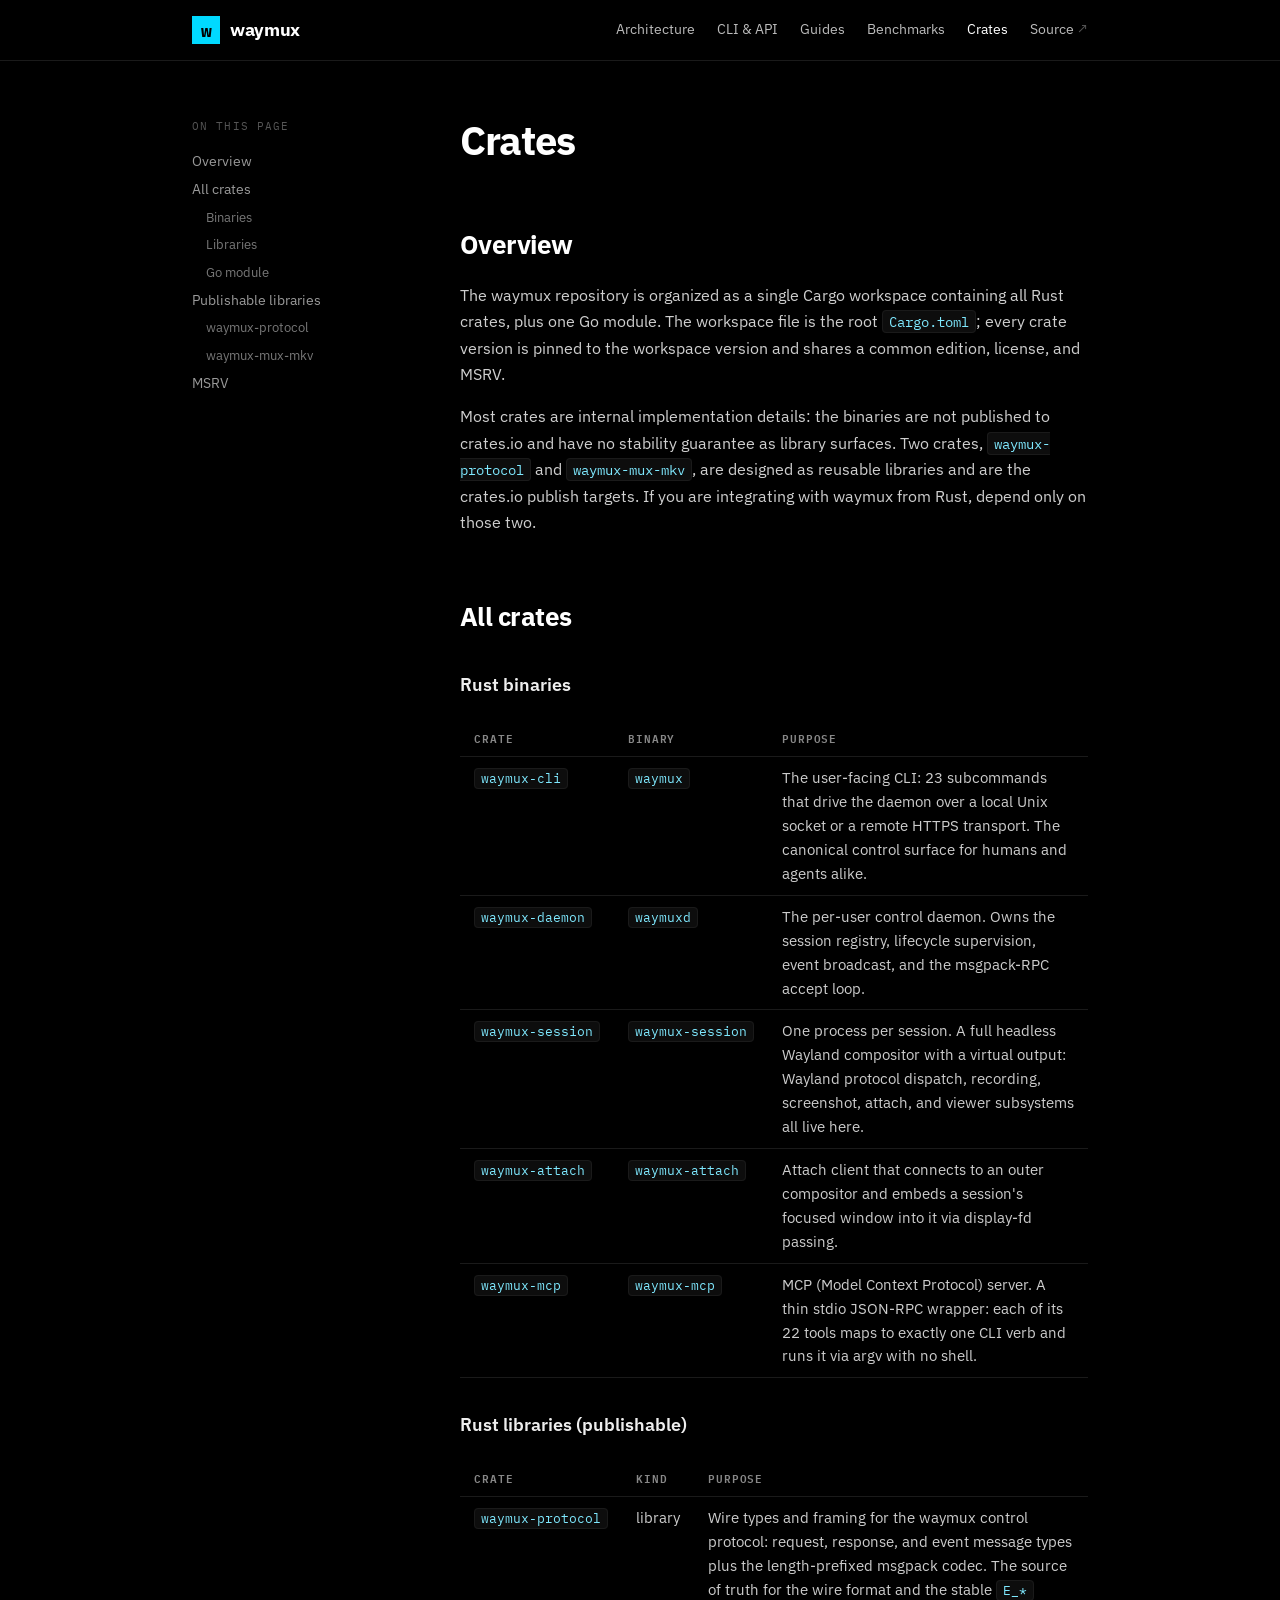
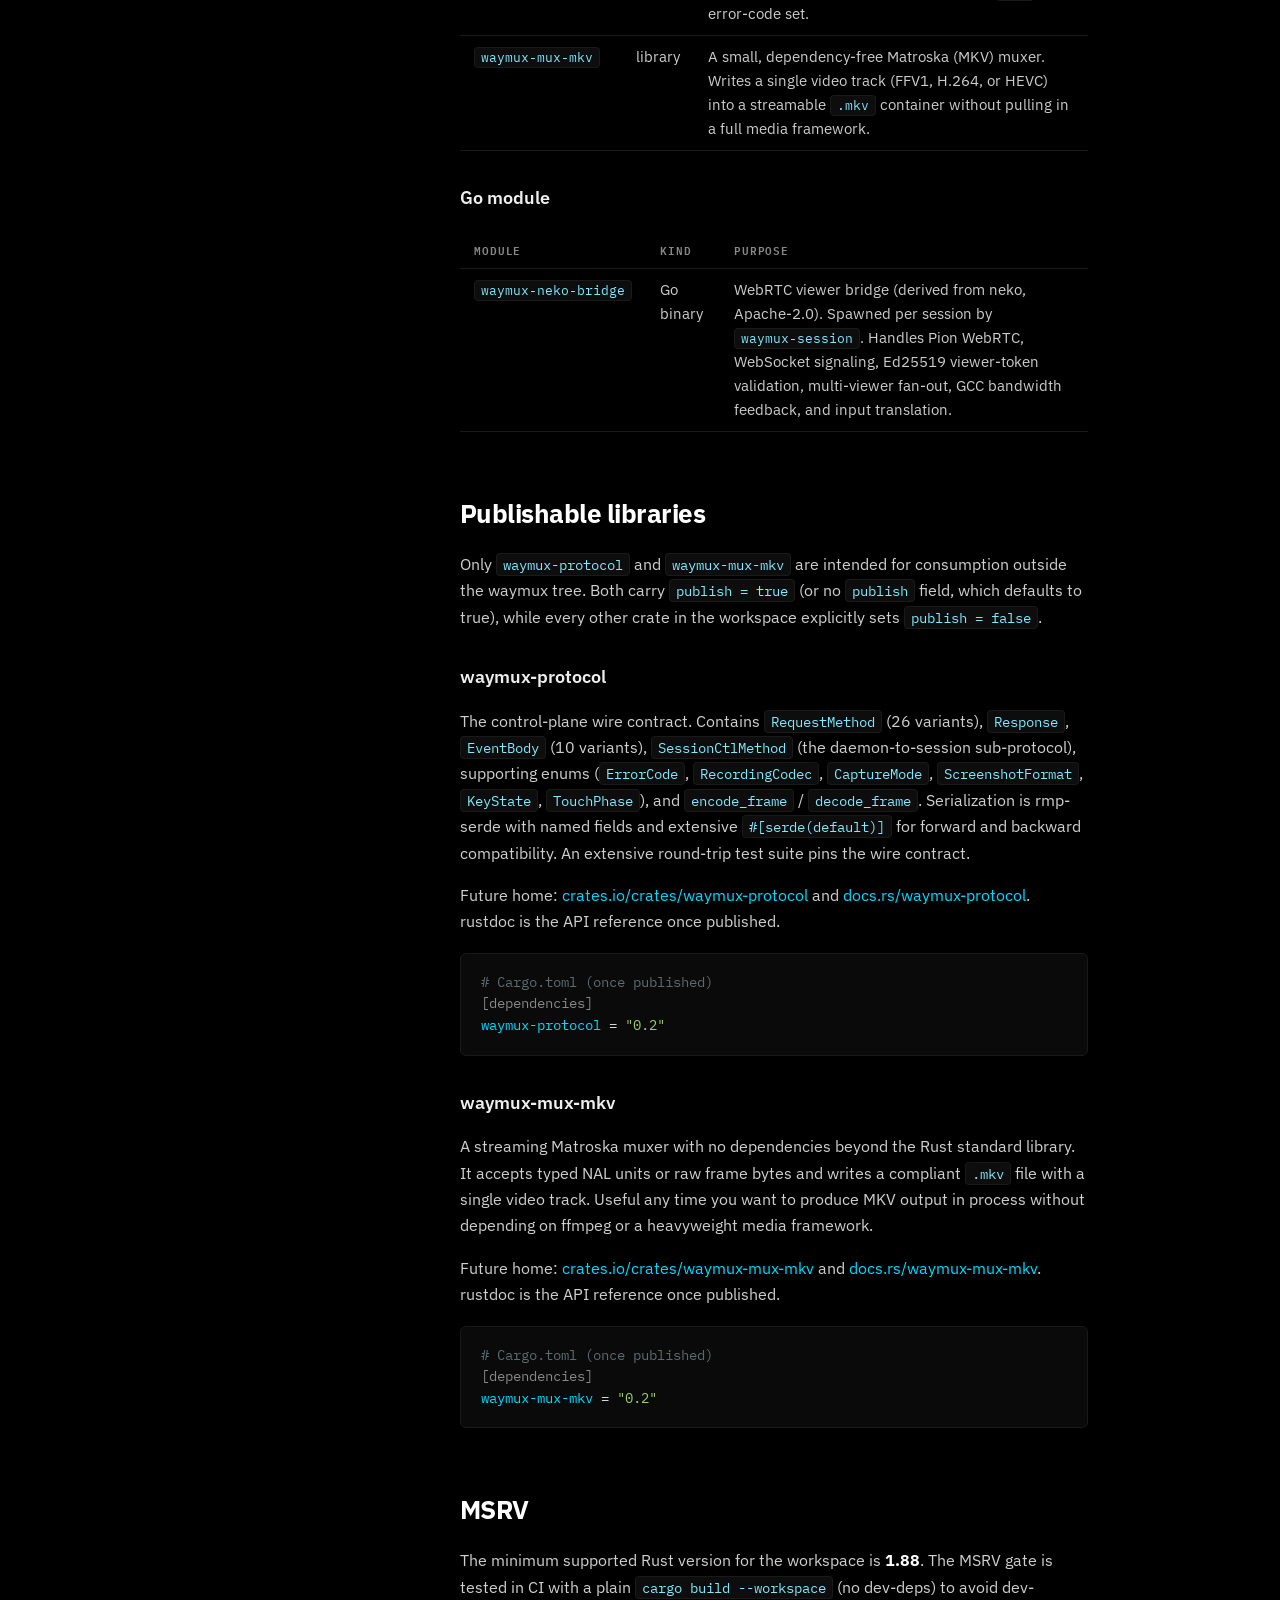
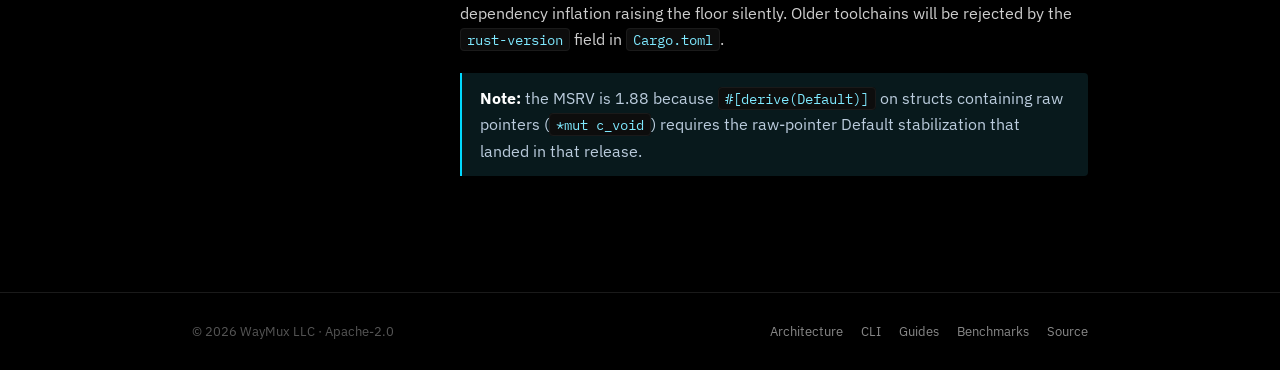
<file: site/crates.html>
<!doctype html>
<html lang="en">
<head>
<meta charset="utf-8">
<meta name="viewport" content="width=device-width,initial-scale=1">
<title>Crates | waymux</title>
<meta name="description" content="The waymux Cargo workspace: protocol and mux-mkv are the publishable libraries; waymux, waymuxd, waymux-session, and waymux-mcp are the binaries. Rust 1.88+ required.">
<meta property="og:title" content="Crates | waymux">
<meta property="og:description" content="The waymux Cargo workspace: protocol and mux-mkv are the publishable libraries; waymux, waymuxd, waymux-session, and waymux-mcp are the binaries. Rust 1.88+ required.">
<meta property="og:type" content="website">
<meta property="og:url" content="https://waymux.dev/crates.html">
<meta name="twitter:card" content="summary_large_image">
<link rel="icon" href="data:image/svg+xml,%3Csvg xmlns='http://www.w3.org/2000/svg' viewBox='0 0 32 32'%3E%3Crect width='32' height='32' fill='%2300d9ff'/%3E%3Ctext x='16' y='22' font-family='monospace' font-size='20' font-weight='900' text-anchor='middle' fill='%23000'%3Ew%3C/text%3E%3C/svg%3E">
<link rel="preconnect" href="https://fonts.googleapis.com">
<link rel="preconnect" href="https://fonts.gstatic.com" crossorigin>
<link href="https://fonts.googleapis.com/css2?family=IBM+Plex+Mono:wght@400;600;700&family=IBM+Plex+Sans:wght@300;400;600;700&display=swap" rel="stylesheet">
<link rel="stylesheet" href="styles.css">
</head>
<body>

<header class="nav">
  <div class="container">
    <a class="brand" href="/"><span class="brand-mark">w</span> waymux</a>
    <nav class="nav-links">
      <a href="architecture.html">Architecture</a>
      <a href="cli.html">CLI &amp; API</a>
      <a href="guides.html">Guides</a>
      <a href="benchmarks.html">Benchmarks</a>
      <a href="crates.html" class="active">Crates</a>
      <a class="ext" href="https://gitlab.com/tek.cat/waymux">Source</a>
    </nav>
  </div>
</header>

<main>
  <div class="container">
    <div class="doc">

      <aside class="toc">
        <p class="toc-title">On this page</p>
        <a href="#overview">Overview</a>
        <a href="#crate-table">All crates</a>
        <a class="sub" href="#binaries">Binaries</a>
        <a class="sub" href="#libraries">Libraries</a>
        <a class="sub" href="#go">Go module</a>
        <a href="#publishable">Publishable libraries</a>
        <a class="sub" href="#waymux-protocol">waymux-protocol</a>
        <a class="sub" href="#waymux-mux-mkv">waymux-mux-mkv</a>
        <a href="#msrv">MSRV</a>
      </aside>

      <article class="content">
        <h1>Crates</h1>

        <h2 id="overview">Overview<a class="anchor" href="#overview">#</a></h2>
        <p>
          The waymux repository is organized as a single Cargo workspace containing all
          Rust crates, plus one Go module. The workspace file is the root
          <code>Cargo.toml</code>; every crate version is pinned to the workspace
          version and shares a common edition, license, and MSRV.
        </p>
        <p>
          Most crates are internal implementation details: the binaries are not
          published to crates.io and have no stability guarantee as library surfaces.
          Two crates, <a href="#waymux-protocol"><code>waymux-protocol</code></a> and
          <a href="#waymux-mux-mkv"><code>waymux-mux-mkv</code></a>, are designed as
          reusable libraries and are the crates.io publish targets. If you are
          integrating with waymux from Rust, depend only on those two.
        </p>

        <h2 id="crate-table">All crates<a class="anchor" href="#crate-table">#</a></h2>

        <h3 id="binaries">Rust binaries</h3>
        <table>
          <thead>
            <tr>
              <th>Crate</th>
              <th>Binary</th>
              <th>Purpose</th>
            </tr>
          </thead>
          <tbody>
            <tr>
              <td><code>waymux-cli</code></td>
              <td><code>waymux</code></td>
              <td>The user-facing CLI: 23 subcommands that drive the daemon over a local Unix socket or a remote HTTPS transport. The canonical control surface for humans and agents alike.</td>
            </tr>
            <tr>
              <td><code>waymux-daemon</code></td>
              <td><code>waymuxd</code></td>
              <td>The per-user control daemon. Owns the session registry, lifecycle supervision, event broadcast, and the msgpack-RPC accept loop.</td>
            </tr>
            <tr>
              <td><code>waymux-session</code></td>
              <td><code>waymux-session</code></td>
              <td>One process per session. A full headless Wayland compositor with a virtual output: Wayland protocol dispatch, recording, screenshot, attach, and viewer subsystems all live here.</td>
            </tr>
            <tr>
              <td><code>waymux-attach</code></td>
              <td><code>waymux-attach</code></td>
              <td>Attach client that connects to an outer compositor and embeds a session's focused window into it via display-fd passing.</td>
            </tr>
            <tr>
              <td><code>waymux-mcp</code></td>
              <td><code>waymux-mcp</code></td>
              <td>MCP (Model Context Protocol) server. A thin stdio JSON-RPC wrapper: each of its 22 tools maps to exactly one CLI verb and runs it via argv with no shell.</td>
            </tr>
          </tbody>
        </table>

        <h3 id="libraries">Rust libraries (publishable)</h3>
        <table>
          <thead>
            <tr>
              <th>Crate</th>
              <th>Kind</th>
              <th>Purpose</th>
            </tr>
          </thead>
          <tbody>
            <tr>
              <td><code>waymux-protocol</code></td>
              <td>library</td>
              <td>Wire types and framing for the waymux control protocol: request, response, and event message types plus the length-prefixed msgpack codec. The source of truth for the wire format and the stable <code>E_*</code> error-code set.</td>
            </tr>
            <tr>
              <td><code>waymux-mux-mkv</code></td>
              <td>library</td>
              <td>A small, dependency-free Matroska (MKV) muxer. Writes a single video track (FFV1, H.264, or HEVC) into a streamable <code>.mkv</code> container without pulling in a full media framework.</td>
            </tr>
          </tbody>
        </table>

        <h3 id="go">Go module</h3>
        <table>
          <thead>
            <tr>
              <th>Module</th>
              <th>Kind</th>
              <th>Purpose</th>
            </tr>
          </thead>
          <tbody>
            <tr>
              <td><code>waymux-neko-bridge</code></td>
              <td>Go binary</td>
              <td>WebRTC viewer bridge (derived from neko, Apache-2.0). Spawned per session by <code>waymux-session</code>. Handles Pion WebRTC, WebSocket signaling, Ed25519 viewer-token validation, multi-viewer fan-out, GCC bandwidth feedback, and input translation.</td>
            </tr>
          </tbody>
        </table>

        <h2 id="publishable">Publishable libraries<a class="anchor" href="#publishable">#</a></h2>
        <p>
          Only <code>waymux-protocol</code> and <code>waymux-mux-mkv</code> are
          intended for consumption outside the waymux tree. Both carry
          <code>publish = true</code> (or no <code>publish</code> field, which defaults
          to true), while every other crate in the workspace explicitly sets
          <code>publish = false</code>.
        </p>

        <h3 id="waymux-protocol">waymux-protocol<a class="anchor" href="#waymux-protocol">#</a></h3>
        <p>
          The control-plane wire contract. Contains <code>RequestMethod</code> (26
          variants), <code>Response</code>, <code>EventBody</code> (10 variants),
          <code>SessionCtlMethod</code> (the daemon-to-session sub-protocol),
          supporting enums (<code>ErrorCode</code>, <code>RecordingCodec</code>,
          <code>CaptureMode</code>, <code>ScreenshotFormat</code>,
          <code>KeyState</code>, <code>TouchPhase</code>), and
          <code>encode_frame</code> / <code>decode_frame</code>. Serialization is
          rmp-serde with named fields and extensive
          <code>#[serde(default)]</code> for forward and backward compatibility. An
          extensive round-trip test suite pins the wire contract.
        </p>
        <p>
          Future home: <a href="https://crates.io/crates/waymux-protocol">crates.io/crates/waymux-protocol</a>
          and <a href="https://docs.rs/waymux-protocol">docs.rs/waymux-protocol</a>.
          rustdoc is the API reference once published.
        </p>
        <pre><code><span class="c"># Cargo.toml (once published)</span>
<span class="o">[dependencies]</span>
<span class="k">waymux-protocol</span> = <span class="s">"0.2"</span></code></pre>

        <h3 id="waymux-mux-mkv">waymux-mux-mkv<a class="anchor" href="#waymux-mux-mkv">#</a></h3>
        <p>
          A streaming Matroska muxer with no dependencies beyond the Rust standard
          library. It accepts typed NAL units or raw frame bytes and writes a compliant
          <code>.mkv</code> file with a single video track. Useful any time you want to
          produce MKV output in process without depending on ffmpeg or a heavyweight
          media framework.
        </p>
        <p>
          Future home: <a href="https://crates.io/crates/waymux-mux-mkv">crates.io/crates/waymux-mux-mkv</a>
          and <a href="https://docs.rs/waymux-mux-mkv">docs.rs/waymux-mux-mkv</a>.
          rustdoc is the API reference once published.
        </p>
        <pre><code><span class="c"># Cargo.toml (once published)</span>
<span class="o">[dependencies]</span>
<span class="k">waymux-mux-mkv</span> = <span class="s">"0.2"</span></code></pre>

        <h2 id="msrv">MSRV<a class="anchor" href="#msrv">#</a></h2>
        <p>
          The minimum supported Rust version for the workspace is
          <strong>1.88</strong>. The MSRV gate is tested in CI with a plain
          <code>cargo build --workspace</code> (no dev-deps) to avoid dev-dependency
          inflation raising the floor silently. Older toolchains will be rejected by
          the <code>rust-version</code> field in <code>Cargo.toml</code>.
        </p>
        <div class="note">
          <p>
            <strong>Note:</strong> the MSRV is 1.88 because
            <code>#[derive(Default)]</code> on structs containing raw pointers
            (<code>*mut c_void</code>) requires the raw-pointer Default stabilization
            that landed in that release.
          </p>
        </div>

      </article>
    </div>
  </div>
</main>

<footer>
  <div class="container">
    <span>&copy; 2026 WayMux LLC &middot; Apache-2.0</span>
    <span class="foot-links">
      <a href="architecture.html">Architecture</a>
      <a href="cli.html">CLI</a>
      <a href="guides.html">Guides</a>
      <a href="benchmarks.html">Benchmarks</a>
      <a href="https://gitlab.com/tek.cat/waymux">Source</a>
    </span>
  </div>
</footer>

</body>
</html>
</file>
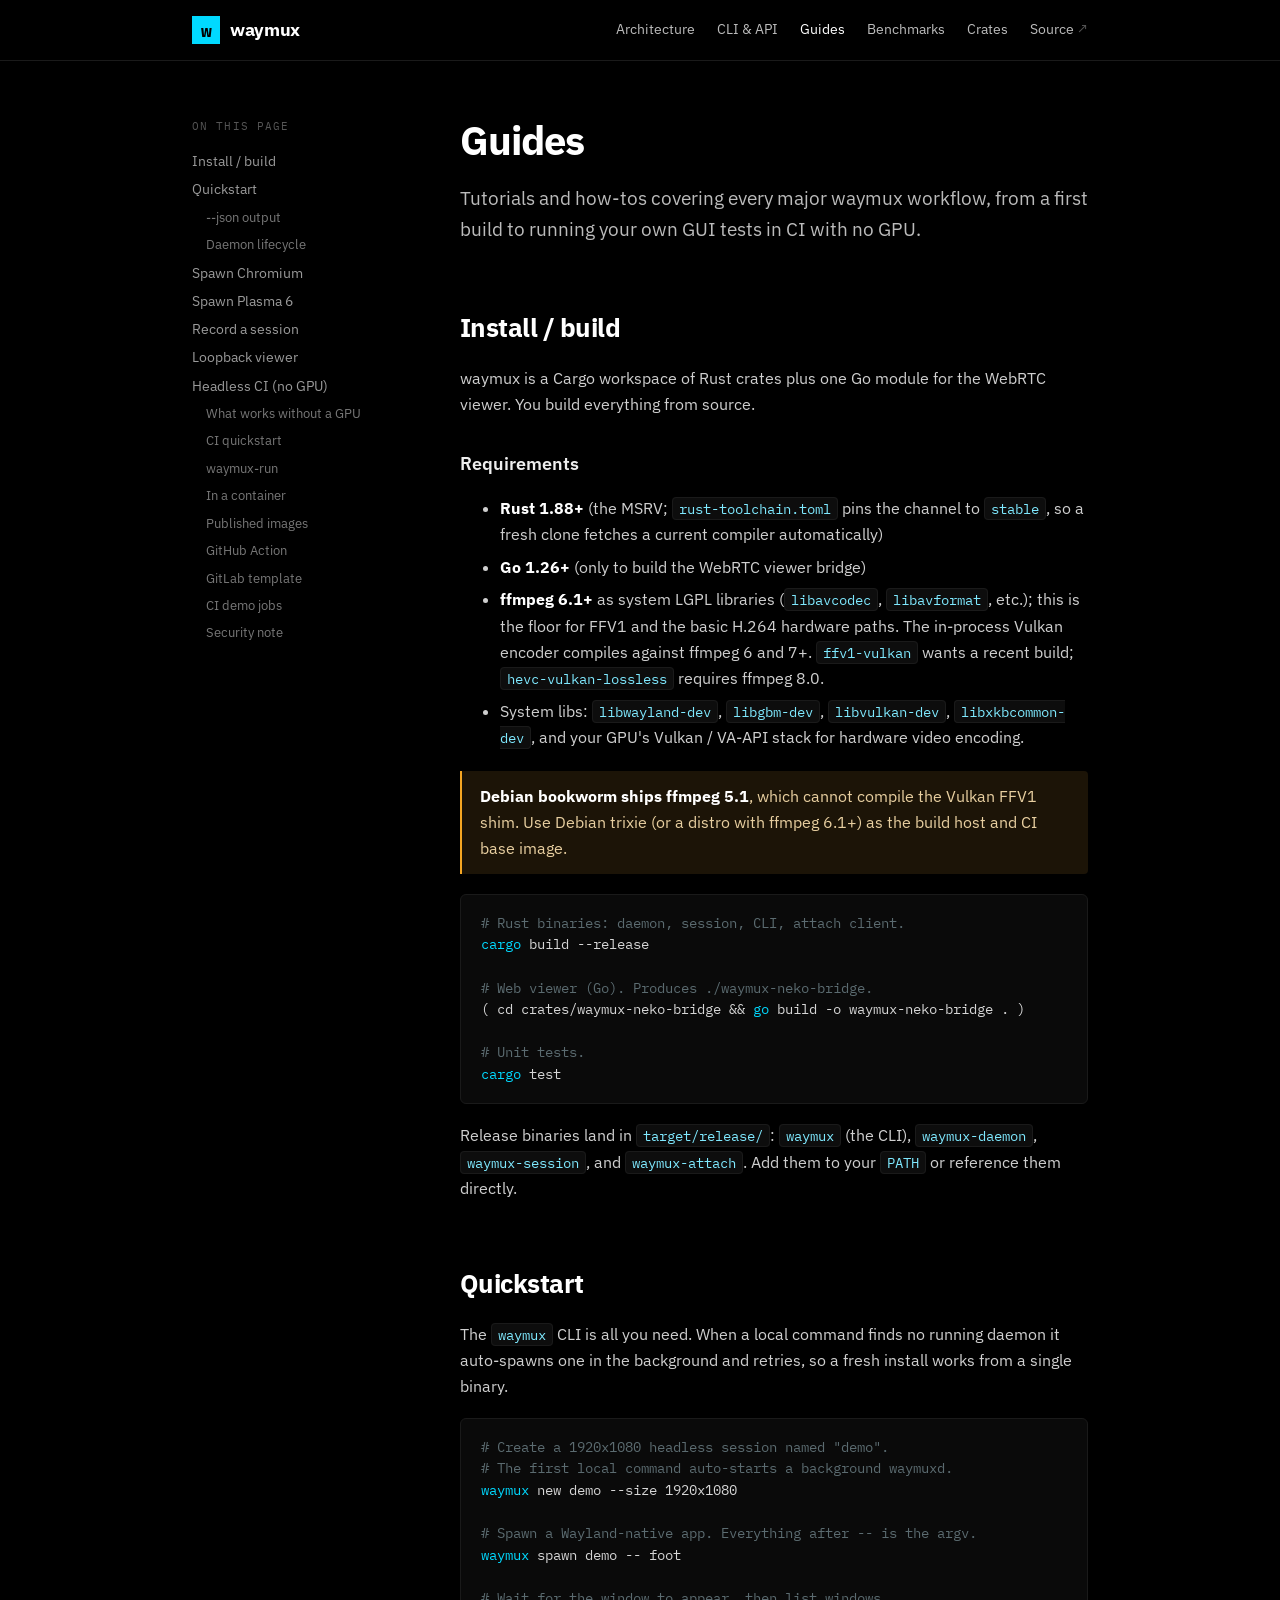
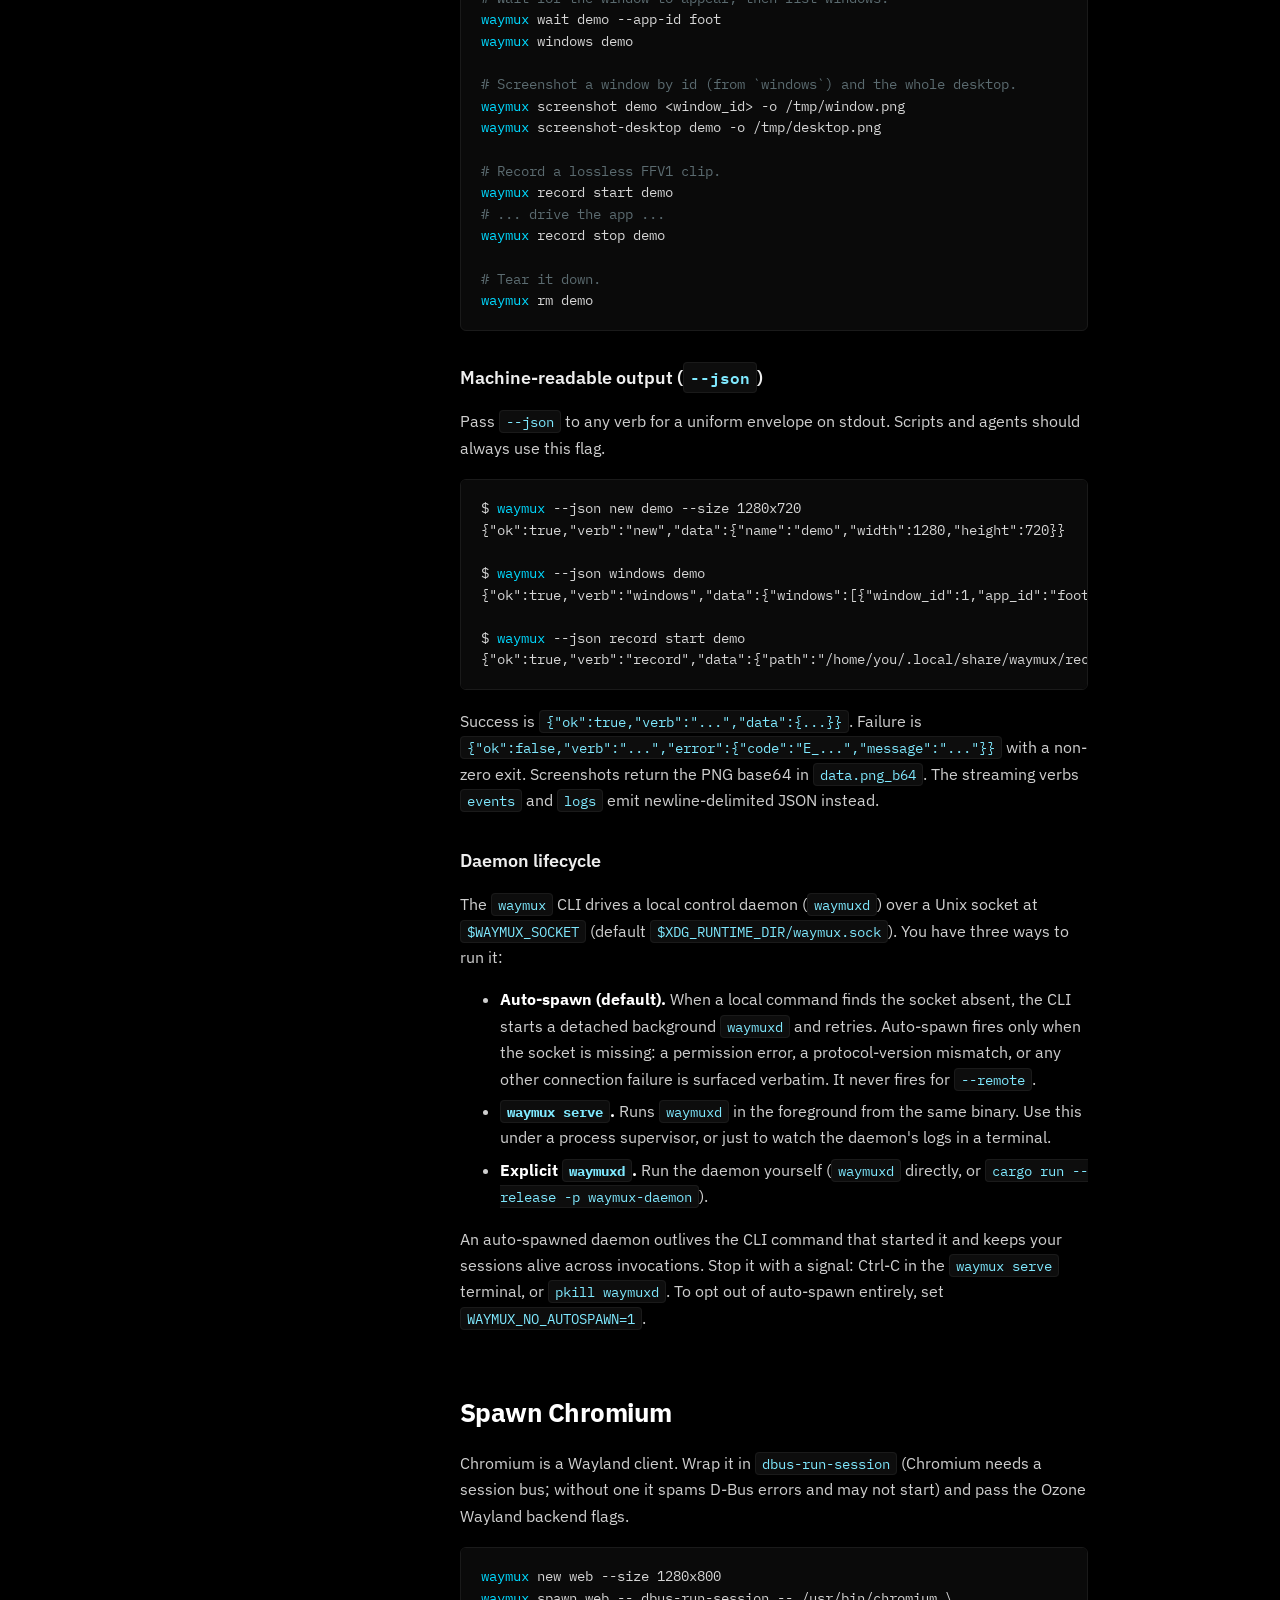
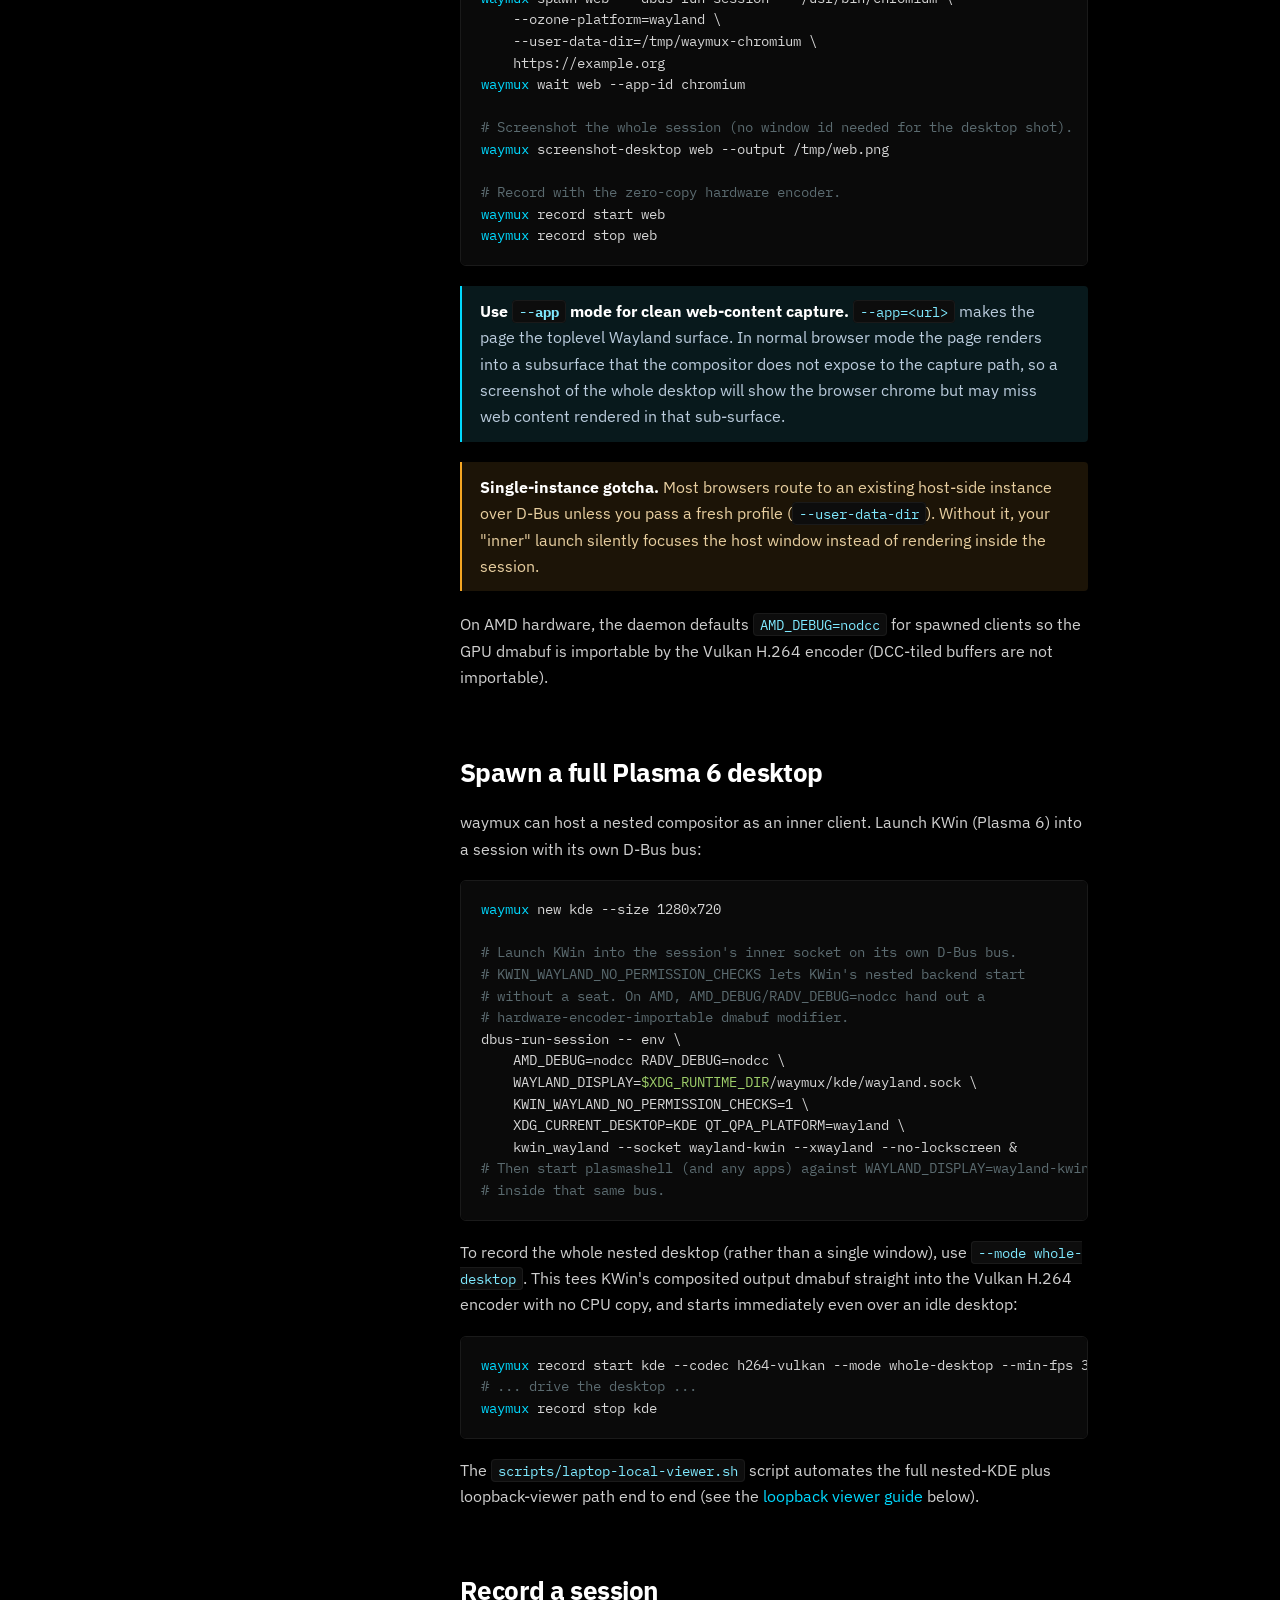
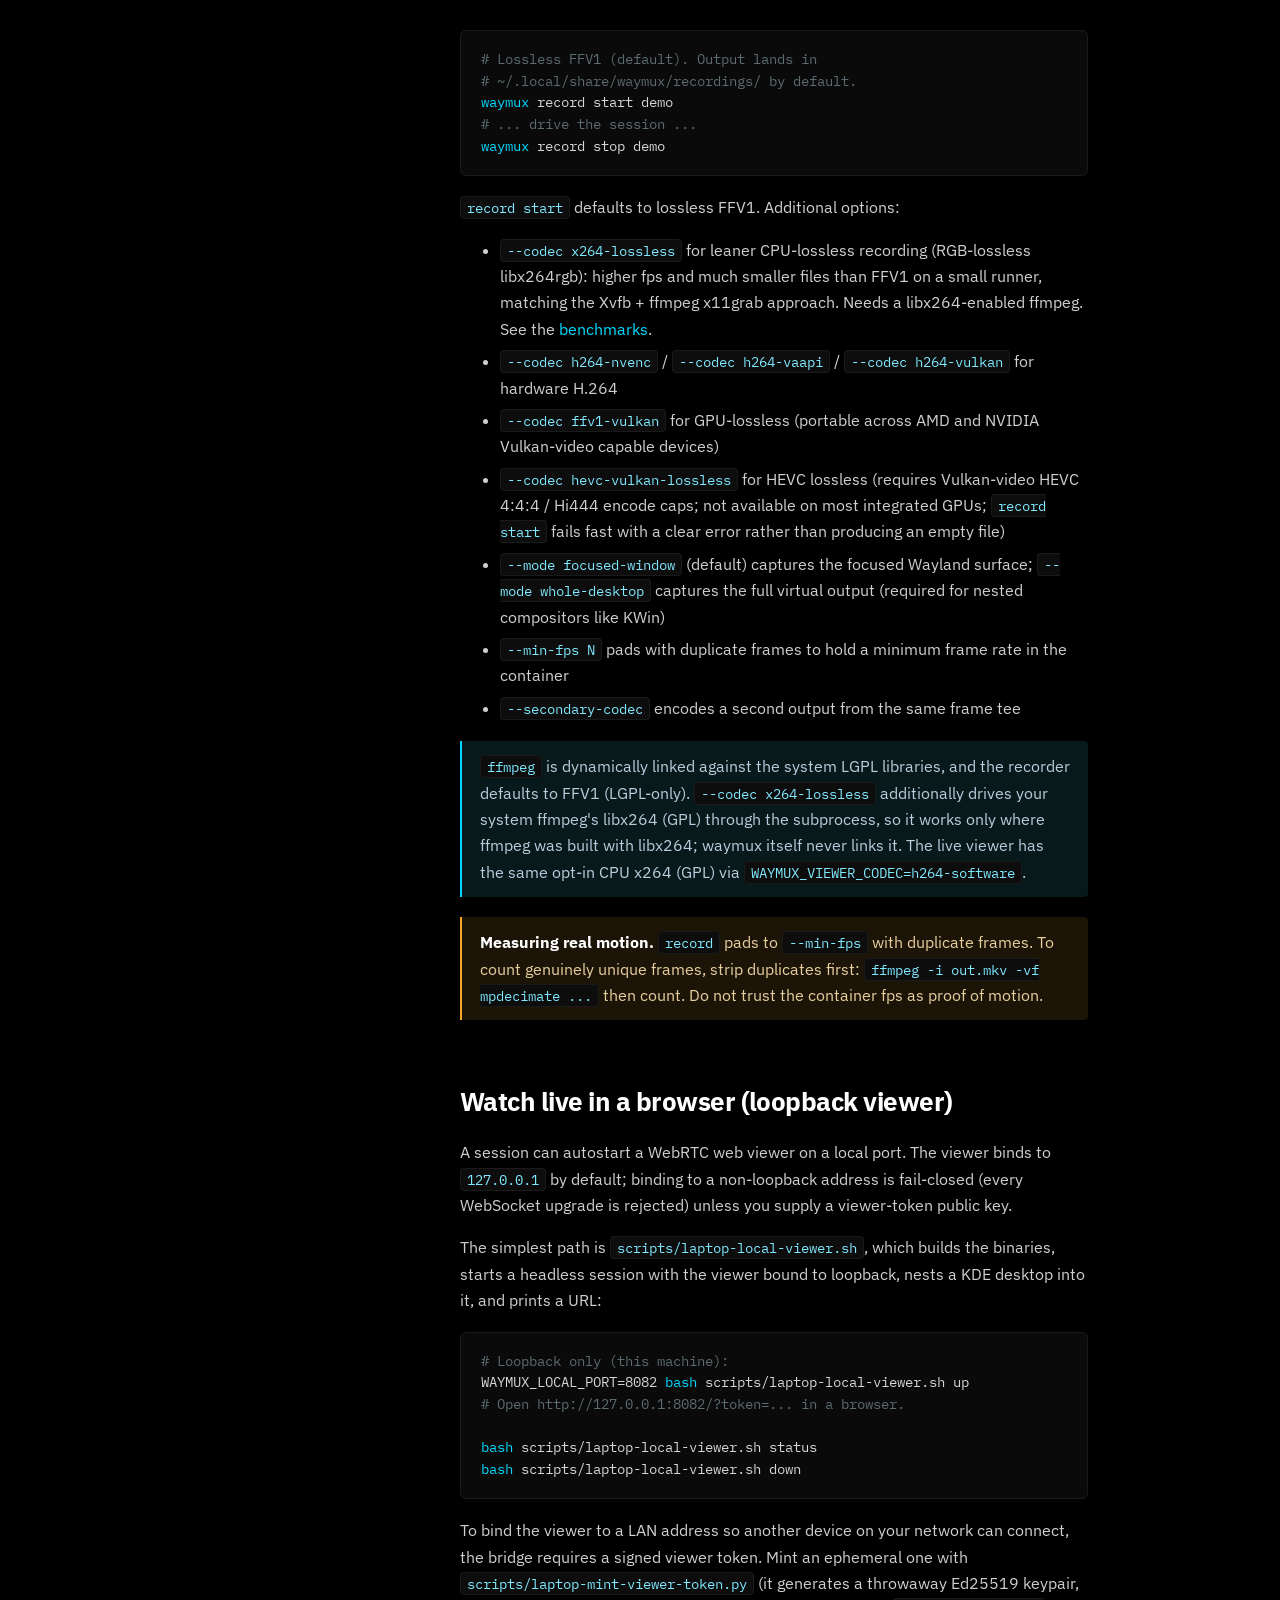
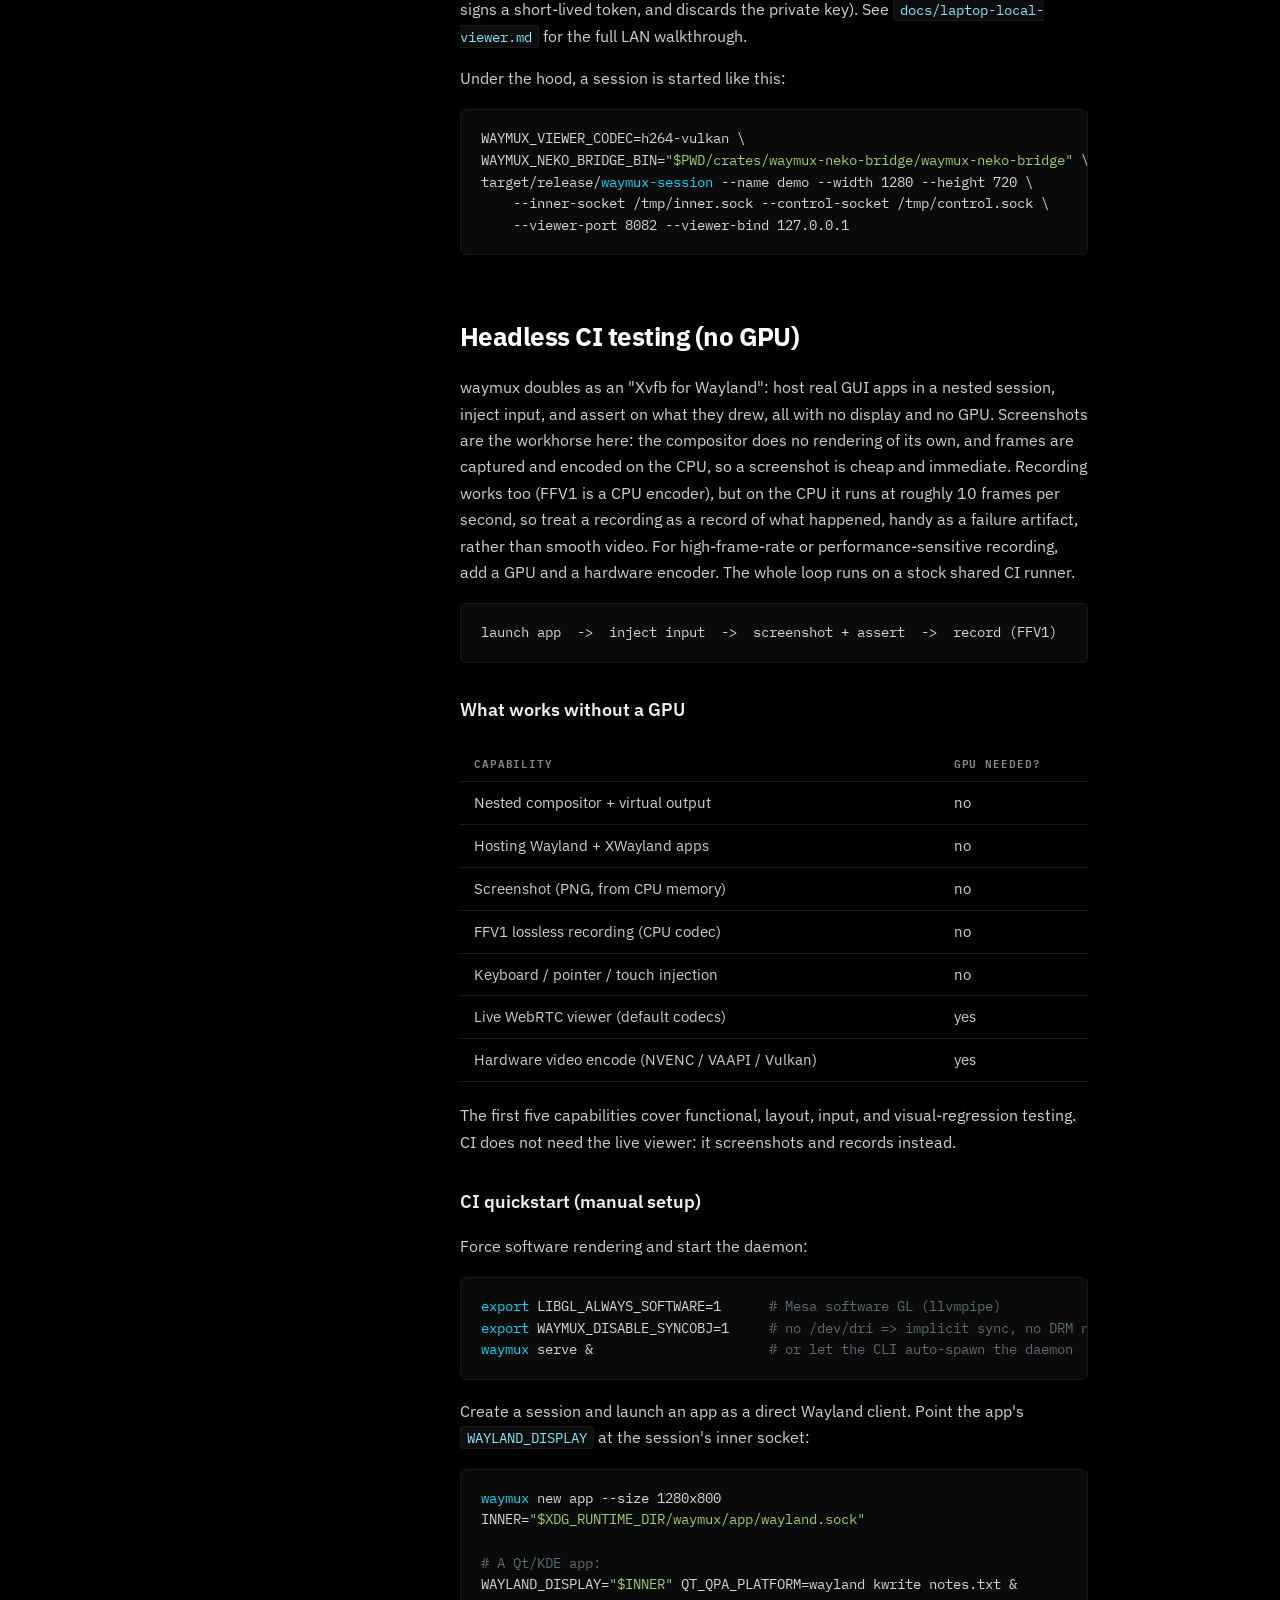
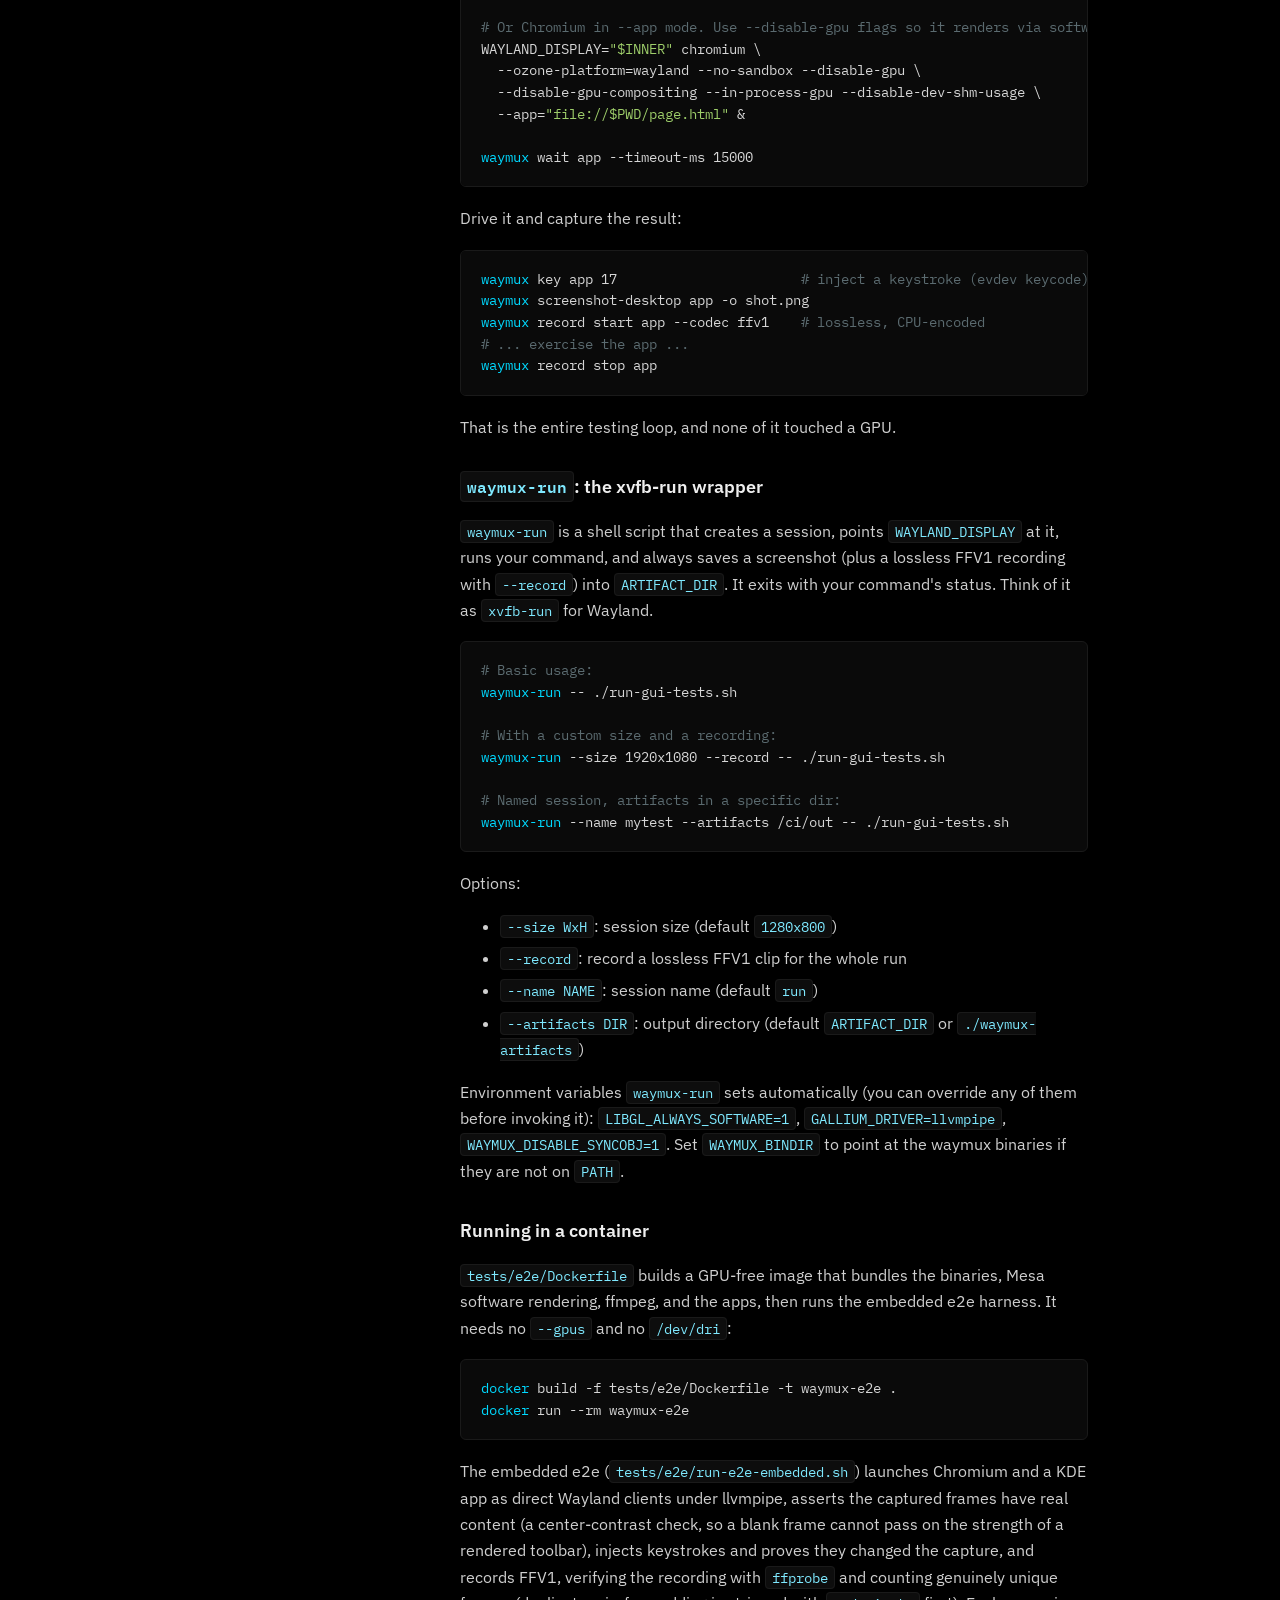
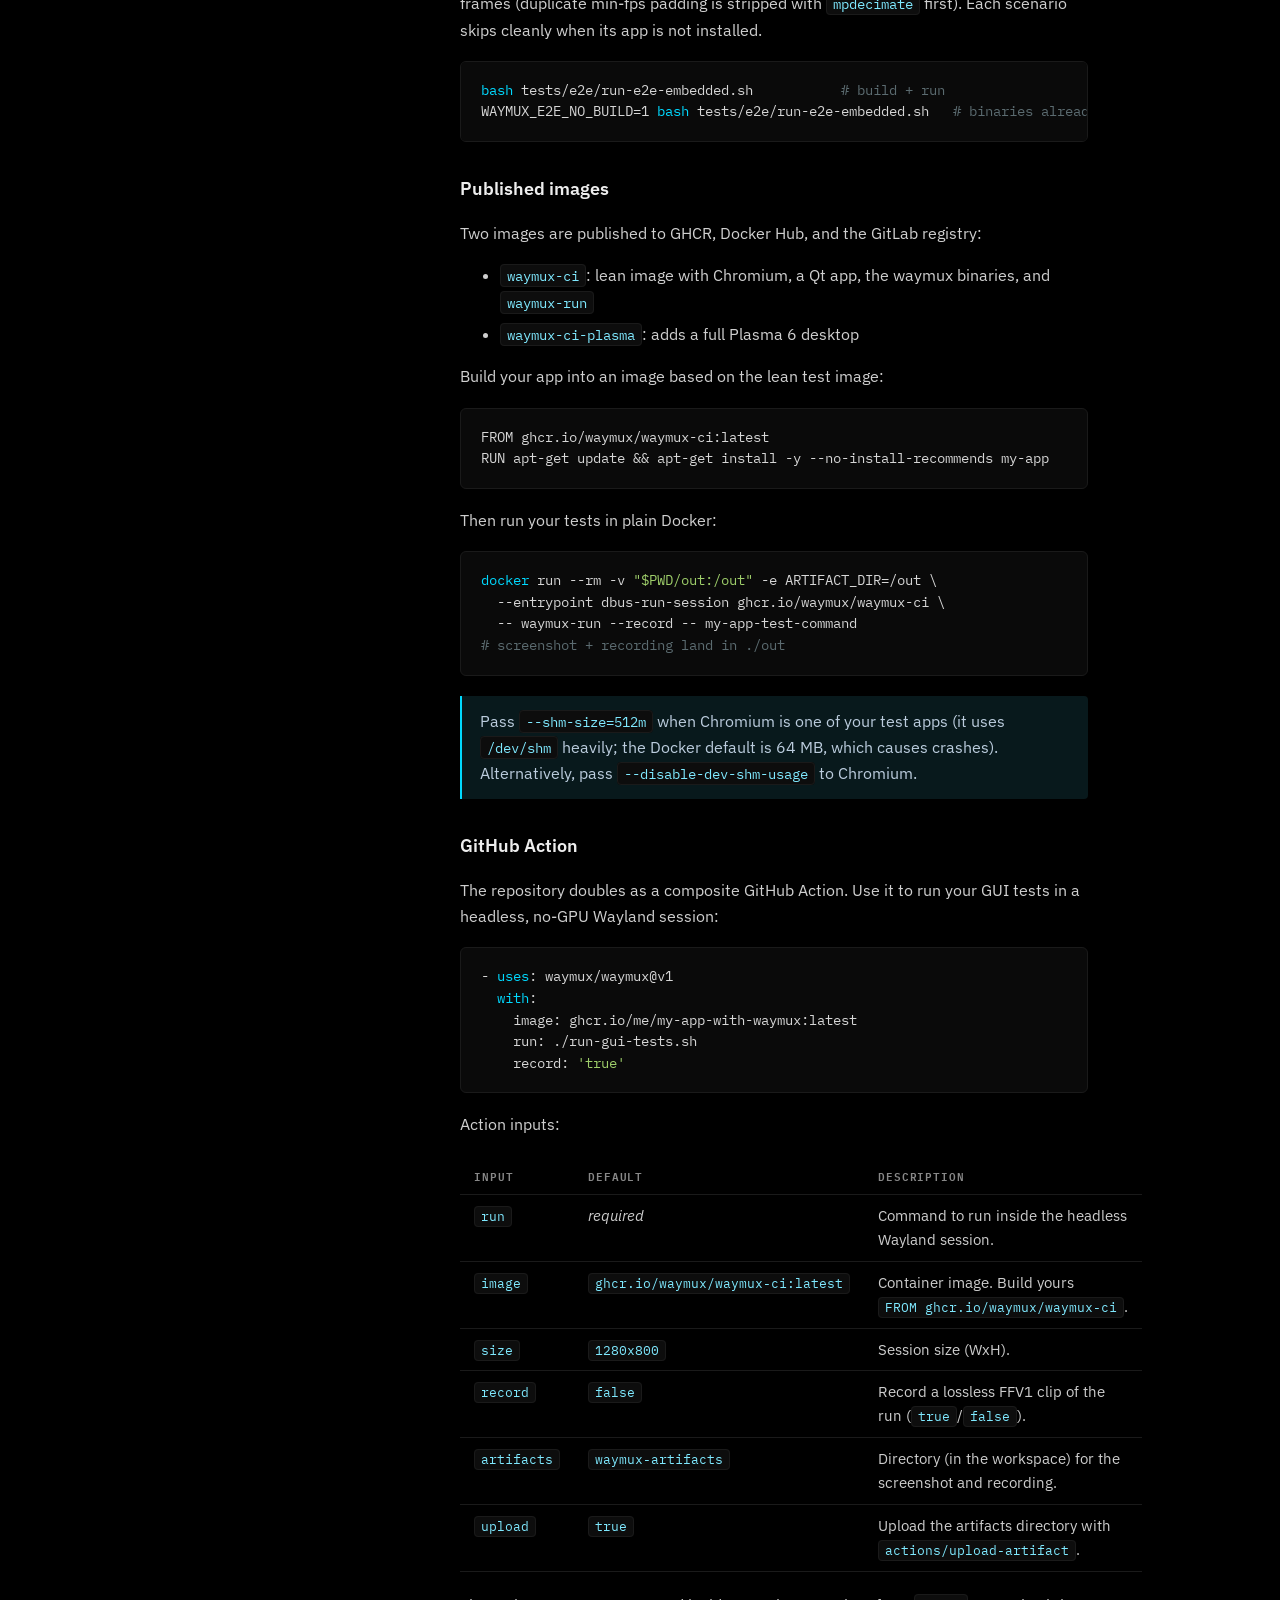
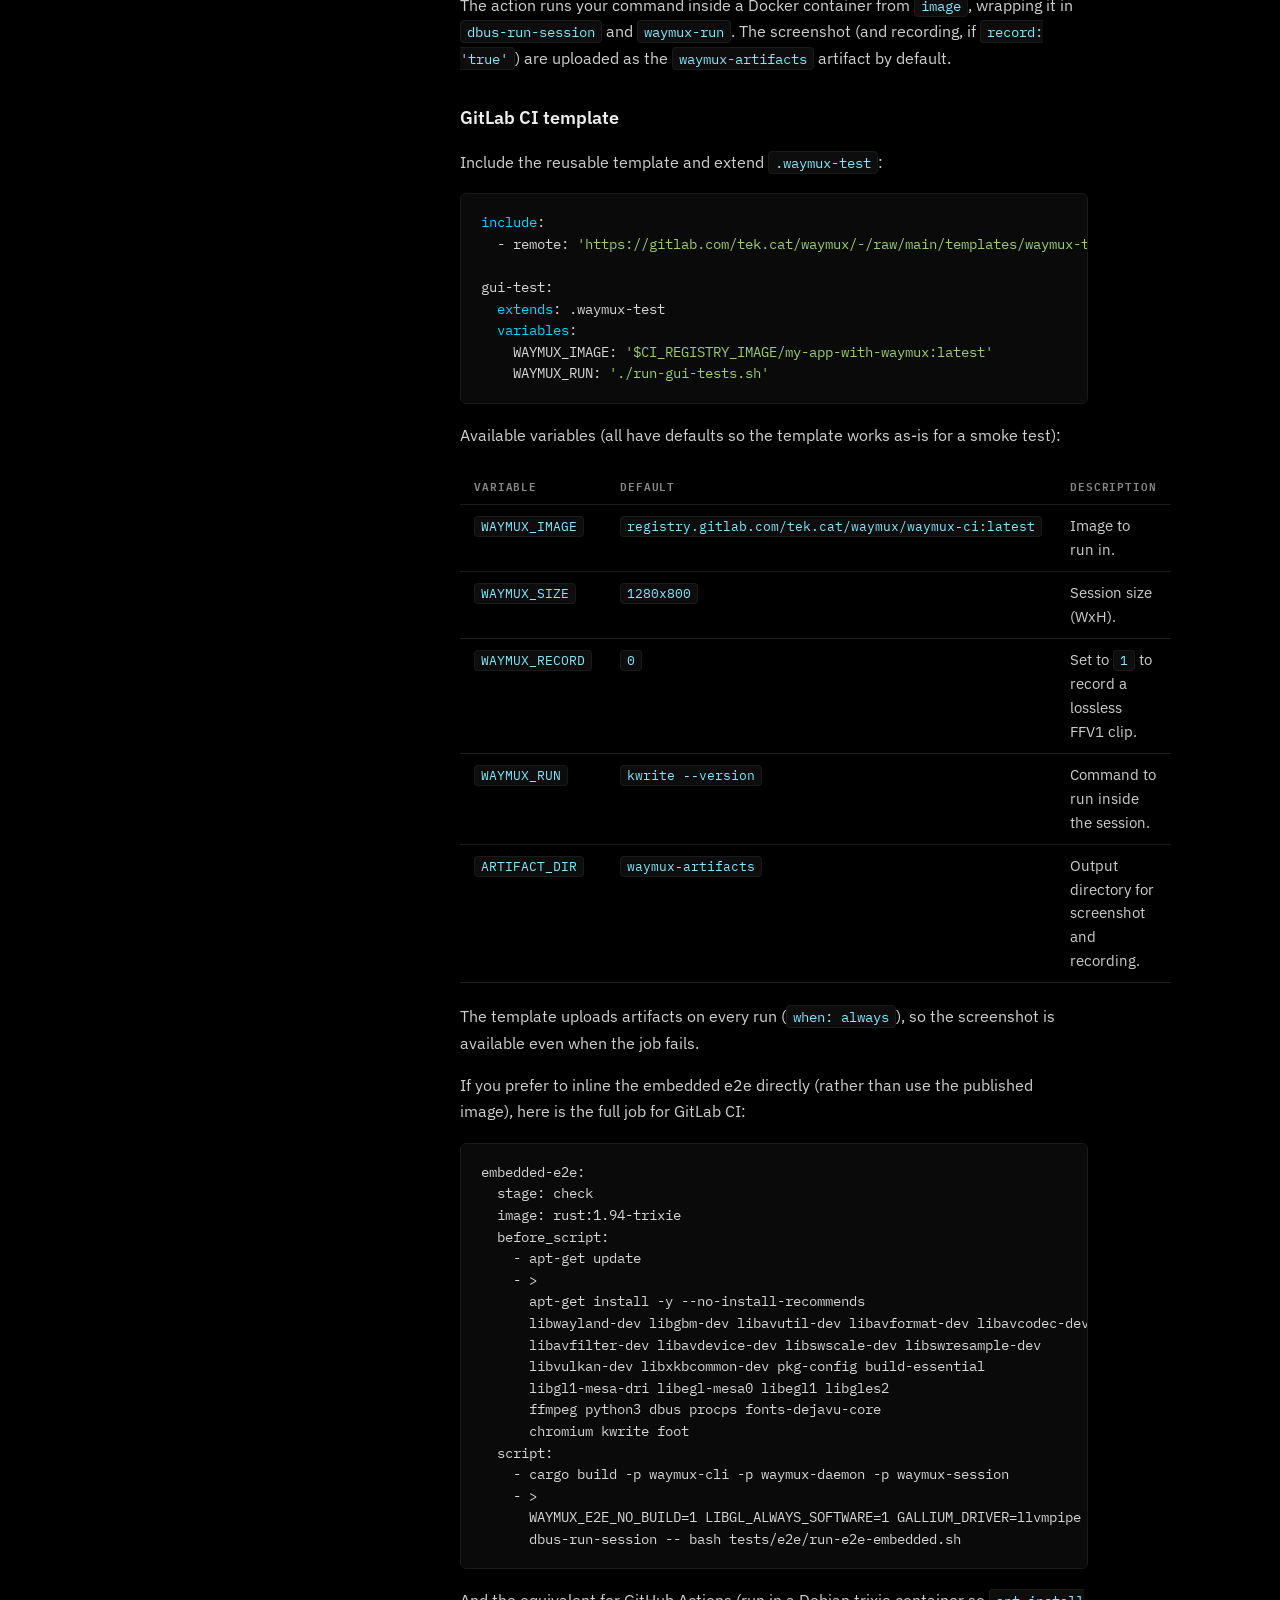
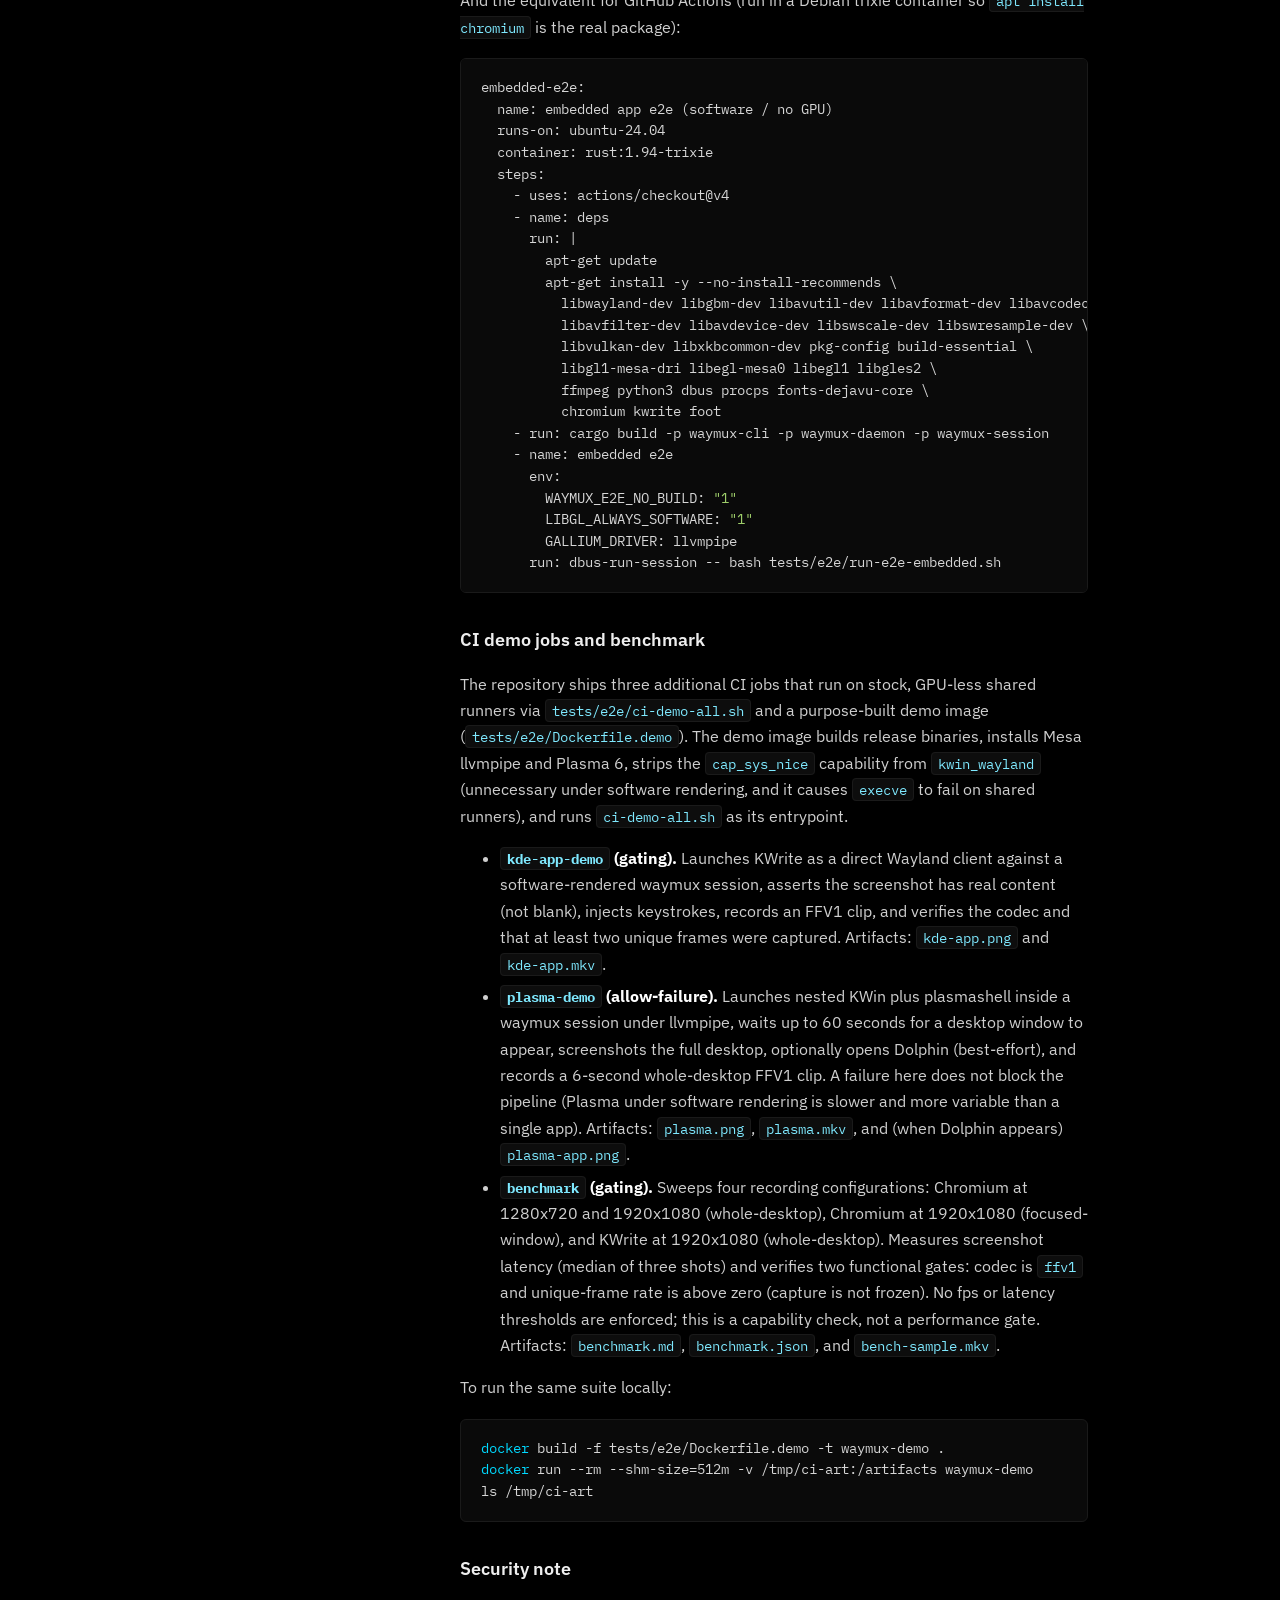
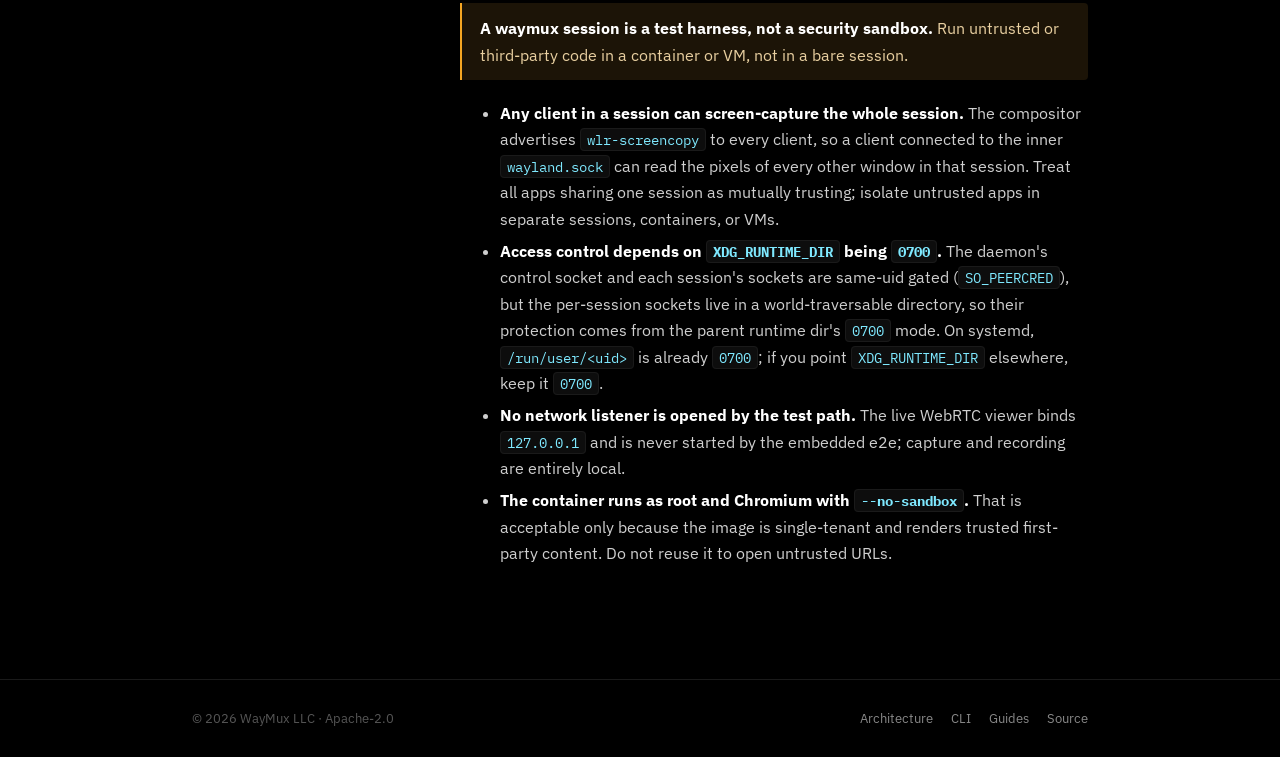
<file: site/guides.html>
<!doctype html>
<html lang="en">
<head>
<meta charset="utf-8">
<meta name="viewport" content="width=device-width,initial-scale=1">
<title>Guides | waymux</title>
<meta name="description" content="Tutorials and how-tos for waymux: install, quickstart, Chromium, Plasma 6, recording, the loopback viewer, and headless CI testing with no GPU.">
<meta property="og:title" content="Guides | waymux">
<meta property="og:description" content="Tutorials and how-tos for waymux: install, quickstart, Chromium, Plasma 6, recording, the loopback viewer, and headless CI testing with no GPU.">
<meta property="og:type" content="website">
<meta property="og:url" content="https://waymux.dev/guides.html">
<meta name="twitter:card" content="summary_large_image">
<link rel="icon" href="data:image/svg+xml,%3Csvg xmlns='http://www.w3.org/2000/svg' viewBox='0 0 32 32'%3E%3Crect width='32' height='32' fill='%2300d9ff'/%3E%3Ctext x='16' y='22' font-family='monospace' font-size='20' font-weight='900' text-anchor='middle' fill='%23000'%3Ew%3C/text%3E%3C/svg%3E">
<link rel="preconnect" href="https://fonts.googleapis.com">
<link rel="preconnect" href="https://fonts.gstatic.com" crossorigin>
<link href="https://fonts.googleapis.com/css2?family=IBM+Plex+Mono:wght@400;600;700&family=IBM+Plex+Sans:wght@300;400;600;700&display=swap" rel="stylesheet">
<link rel="stylesheet" href="styles.css">
</head>
<body>

<header class="nav">
  <div class="container">
    <a class="brand" href="/"><span class="brand-mark">w</span> waymux</a>
    <nav class="nav-links">
      <a href="architecture.html">Architecture</a>
      <a href="cli.html">CLI &amp; API</a>
      <a href="guides.html" class="active">Guides</a>
      <a href="benchmarks.html">Benchmarks</a>
      <a href="crates.html">Crates</a>
      <a class="ext" href="https://gitlab.com/tek.cat/waymux">Source</a>
    </nav>
  </div>
</header>

<main>
  <div class="container">
    <div class="doc">

      <aside class="toc">
        <p class="toc-title">On this page</p>
        <a href="#install">Install / build</a>
        <a href="#quickstart">Quickstart</a>
        <a class="sub" href="#json">--json output</a>
        <a class="sub" href="#daemon">Daemon lifecycle</a>
        <a href="#chromium">Spawn Chromium</a>
        <a href="#plasma">Spawn Plasma 6</a>
        <a href="#record">Record a session</a>
        <a href="#viewer">Loopback viewer</a>
        <a href="#ci">Headless CI (no GPU)</a>
        <a class="sub" href="#ci-what-works">What works without a GPU</a>
        <a class="sub" href="#ci-quickstart">CI quickstart</a>
        <a class="sub" href="#ci-waymux-run">waymux-run</a>
        <a class="sub" href="#ci-container">In a container</a>
        <a class="sub" href="#ci-images">Published images</a>
        <a class="sub" href="#ci-github">GitHub Action</a>
        <a class="sub" href="#ci-gitlab">GitLab template</a>
        <a class="sub" href="#ci-jobs">CI demo jobs</a>
        <a class="sub" href="#ci-security">Security note</a>
      </aside>

      <article class="content">
        <h1>Guides</h1>
        <p class="lede">Tutorials and how-tos covering every major waymux workflow, from a first build to running your own GUI tests in CI with no GPU.</p>

        <!-- ================================================================ -->
        <h2 id="install">Install / build</h2>

        <p>waymux is a Cargo workspace of Rust crates plus one Go module for the WebRTC viewer. You build everything from source.</p>

        <h3>Requirements</h3>
        <ul>
          <li><strong>Rust 1.88+</strong> (the MSRV; <code>rust-toolchain.toml</code> pins the channel to <code>stable</code>, so a fresh clone fetches a current compiler automatically)</li>
          <li><strong>Go 1.26+</strong> (only to build the WebRTC viewer bridge)</li>
          <li><strong>ffmpeg 6.1+</strong> as system LGPL libraries (<code>libavcodec</code>, <code>libavformat</code>, etc.); this is the floor for FFV1 and the basic H.264 hardware paths. The in-process Vulkan encoder compiles against ffmpeg 6 and 7+. <code>ffv1-vulkan</code> wants a recent build; <code>hevc-vulkan-lossless</code> requires ffmpeg 8.0.</li>
          <li>System libs: <code>libwayland-dev</code>, <code>libgbm-dev</code>, <code>libvulkan-dev</code>, <code>libxkbcommon-dev</code>, and your GPU's Vulkan / VA-API stack for hardware video encoding.</li>
        </ul>

        <div class="note warn">
          <p><strong>Debian bookworm ships ffmpeg 5.1</strong>, which cannot compile the Vulkan FFV1 shim. Use Debian trixie (or a distro with ffmpeg 6.1+) as the build host and CI base image.</p>
        </div>

        <pre><code><span class="c"># Rust binaries: daemon, session, CLI, attach client.</span>
<span class="k">cargo</span> build --release

<span class="c"># Web viewer (Go). Produces ./waymux-neko-bridge.</span>
( cd crates/waymux-neko-bridge && <span class="k">go</span> build -o waymux-neko-bridge . )

<span class="c"># Unit tests.</span>
<span class="k">cargo</span> test</code></pre>

        <p>Release binaries land in <code>target/release/</code>: <code>waymux</code> (the CLI), <code>waymux-daemon</code>, <code>waymux-session</code>, and <code>waymux-attach</code>. Add them to your <code>PATH</code> or reference them directly.</p>

        <!-- ================================================================ -->
        <h2 id="quickstart">Quickstart</h2>

        <p>The <code>waymux</code> CLI is all you need. When a local command finds no running daemon it auto-spawns one in the background and retries, so a fresh install works from a single binary.</p>

        <pre><code><span class="c"># Create a 1920x1080 headless session named "demo".</span>
<span class="c"># The first local command auto-starts a background waymuxd.</span>
<span class="k">waymux</span> new demo --size 1920x1080

<span class="c"># Spawn a Wayland-native app. Everything after -- is the argv.</span>
<span class="k">waymux</span> spawn demo -- foot

<span class="c"># Wait for the window to appear, then list windows.</span>
<span class="k">waymux</span> wait demo --app-id foot
<span class="k">waymux</span> windows demo

<span class="c"># Screenshot a window by id (from `windows`) and the whole desktop.</span>
<span class="k">waymux</span> screenshot demo &lt;window_id&gt; -o /tmp/window.png
<span class="k">waymux</span> screenshot-desktop demo -o /tmp/desktop.png

<span class="c"># Record a lossless FFV1 clip.</span>
<span class="k">waymux</span> record start demo
<span class="c"># ... drive the app ...</span>
<span class="k">waymux</span> record stop demo

<span class="c"># Tear it down.</span>
<span class="k">waymux</span> rm demo</code></pre>

        <h3 id="json">Machine-readable output (<code>--json</code>)</h3>

        <p>Pass <code>--json</code> to any verb for a uniform envelope on stdout. Scripts and agents should always use this flag.</p>

        <pre><code>$ <span class="k">waymux</span> --json new demo --size 1280x720
{"ok":true,"verb":"new","data":{"name":"demo","width":1280,"height":720}}

$ <span class="k">waymux</span> --json windows demo
{"ok":true,"verb":"windows","data":{"windows":[{"window_id":1,"app_id":"foot","title":"foot"}]}}

$ <span class="k">waymux</span> --json record start demo
{"ok":true,"verb":"record","data":{"path":"/home/you/.local/share/waymux/recordings/demo-....mkv"}}</code></pre>

        <p>Success is <code>{"ok":true,"verb":"...","data":{...}}</code>. Failure is <code>{"ok":false,"verb":"...","error":{"code":"E_...","message":"..."}}</code> with a non-zero exit. Screenshots return the PNG base64 in <code>data.png_b64</code>. The streaming verbs <code>events</code> and <code>logs</code> emit newline-delimited JSON instead.</p>

        <h3 id="daemon">Daemon lifecycle</h3>

        <p>The <code>waymux</code> CLI drives a local control daemon (<code>waymuxd</code>) over a Unix socket at <code>$WAYMUX_SOCKET</code> (default <code>$XDG_RUNTIME_DIR/waymux.sock</code>). You have three ways to run it:</p>

        <ul>
          <li><strong>Auto-spawn (default).</strong> When a local command finds the socket absent, the CLI starts a detached background <code>waymuxd</code> and retries. Auto-spawn fires only when the socket is missing: a permission error, a protocol-version mismatch, or any other connection failure is surfaced verbatim. It never fires for <code>--remote</code>.</li>
          <li><strong><code>waymux serve</code>.</strong> Runs <code>waymuxd</code> in the foreground from the same binary. Use this under a process supervisor, or just to watch the daemon's logs in a terminal.</li>
          <li><strong>Explicit <code>waymuxd</code>.</strong> Run the daemon yourself (<code>waymuxd</code> directly, or <code>cargo run --release -p waymux-daemon</code>).</li>
        </ul>

        <p>An auto-spawned daemon outlives the CLI command that started it and keeps your sessions alive across invocations. Stop it with a signal: Ctrl-C in the <code>waymux serve</code> terminal, or <code>pkill waymuxd</code>. To opt out of auto-spawn entirely, set <code>WAYMUX_NO_AUTOSPAWN=1</code>.</p>

        <!-- ================================================================ -->
        <h2 id="chromium">Spawn Chromium</h2>

        <p>Chromium is a Wayland client. Wrap it in <code>dbus-run-session</code> (Chromium needs a session bus; without one it spams D-Bus errors and may not start) and pass the Ozone Wayland backend flags.</p>

        <pre><code><span class="k">waymux</span> new web --size 1280x800
<span class="k">waymux</span> spawn web -- dbus-run-session -- /usr/bin/chromium \
    --ozone-platform=wayland \
    --user-data-dir=/tmp/waymux-chromium \
    https://example.org
<span class="k">waymux</span> wait web --app-id chromium

<span class="c"># Screenshot the whole session (no window id needed for the desktop shot).</span>
<span class="k">waymux</span> screenshot-desktop web --output /tmp/web.png

<span class="c"># Record with the zero-copy hardware encoder.</span>
<span class="k">waymux</span> record start web
<span class="k">waymux</span> record stop web</code></pre>

        <div class="note">
          <p><strong>Use <code>--app</code> mode for clean web-content capture.</strong> <code>--app=&lt;url&gt;</code> makes the page the toplevel Wayland surface. In normal browser mode the page renders into a subsurface that the compositor does not expose to the capture path, so a screenshot of the whole desktop will show the browser chrome but may miss web content rendered in that sub-surface.</p>
        </div>

        <div class="note warn">
          <p><strong>Single-instance gotcha.</strong> Most browsers route to an existing host-side instance over D-Bus unless you pass a fresh profile (<code>--user-data-dir</code>). Without it, your "inner" launch silently focuses the host window instead of rendering inside the session.</p>
        </div>

        <p>On AMD hardware, the daemon defaults <code>AMD_DEBUG=nodcc</code> for spawned clients so the GPU dmabuf is importable by the Vulkan H.264 encoder (DCC-tiled buffers are not importable).</p>

        <!-- ================================================================ -->
        <h2 id="plasma">Spawn a full Plasma 6 desktop</h2>

        <p>waymux can host a nested compositor as an inner client. Launch KWin (Plasma 6) into a session with its own D-Bus bus:</p>

        <pre><code><span class="k">waymux</span> new kde --size 1280x720

<span class="c"># Launch KWin into the session's inner socket on its own D-Bus bus.</span>
<span class="c"># KWIN_WAYLAND_NO_PERMISSION_CHECKS lets KWin's nested backend start</span>
<span class="c"># without a seat. On AMD, AMD_DEBUG/RADV_DEBUG=nodcc hand out a</span>
<span class="c"># hardware-encoder-importable dmabuf modifier.</span>
dbus-run-session -- env \
    AMD_DEBUG=nodcc RADV_DEBUG=nodcc \
    WAYLAND_DISPLAY=<span class="s">$XDG_RUNTIME_DIR</span>/waymux/kde/wayland.sock \
    KWIN_WAYLAND_NO_PERMISSION_CHECKS=1 \
    XDG_CURRENT_DESKTOP=KDE QT_QPA_PLATFORM=wayland \
    kwin_wayland --socket wayland-kwin --xwayland --no-lockscreen &amp;
<span class="c"># Then start plasmashell (and any apps) against WAYLAND_DISPLAY=wayland-kwin</span>
<span class="c"># inside that same bus.</span></code></pre>

        <p>To record the whole nested desktop (rather than a single window), use <code>--mode whole-desktop</code>. This tees KWin's composited output dmabuf straight into the Vulkan H.264 encoder with no CPU copy, and starts immediately even over an idle desktop:</p>

        <pre><code><span class="k">waymux</span> record start kde --codec h264-vulkan --mode whole-desktop --min-fps 30
<span class="c"># ... drive the desktop ...</span>
<span class="k">waymux</span> record stop kde</code></pre>

        <p>The <code>scripts/laptop-local-viewer.sh</code> script automates the full nested-KDE plus loopback-viewer path end to end (see the <a href="#viewer">loopback viewer guide</a> below).</p>

        <!-- ================================================================ -->
        <h2 id="record">Record a session</h2>

        <pre><code><span class="c"># Lossless FFV1 (default). Output lands in</span>
<span class="c"># ~/.local/share/waymux/recordings/ by default.</span>
<span class="k">waymux</span> record start demo
<span class="c"># ... drive the session ...</span>
<span class="k">waymux</span> record stop demo</code></pre>

        <p><code>record start</code> defaults to lossless FFV1. Additional options:</p>

        <ul>
          <li><code>--codec x264-lossless</code> for leaner CPU-lossless recording (RGB-lossless libx264rgb): higher fps and much smaller files than FFV1 on a small runner, matching the Xvfb + ffmpeg x11grab approach. Needs a libx264-enabled ffmpeg. See the <a href="benchmarks.html">benchmarks</a>.</li>
          <li><code>--codec h264-nvenc</code> / <code>--codec h264-vaapi</code> / <code>--codec h264-vulkan</code> for hardware H.264</li>
          <li><code>--codec ffv1-vulkan</code> for GPU-lossless (portable across AMD and NVIDIA Vulkan-video capable devices)</li>
          <li><code>--codec hevc-vulkan-lossless</code> for HEVC lossless (requires Vulkan-video HEVC 4:4:4 / Hi444 encode caps; not available on most integrated GPUs; <code>record start</code> fails fast with a clear error rather than producing an empty file)</li>
          <li><code>--mode focused-window</code> (default) captures the focused Wayland surface; <code>--mode whole-desktop</code> captures the full virtual output (required for nested compositors like KWin)</li>
          <li><code>--min-fps N</code> pads with duplicate frames to hold a minimum frame rate in the container</li>
          <li><code>--secondary-codec</code> encodes a second output from the same frame tee</li>
        </ul>

        <div class="note">
          <p><code>ffmpeg</code> is dynamically linked against the system LGPL libraries, and the recorder defaults to FFV1 (LGPL-only). <code>--codec x264-lossless</code> additionally drives your system ffmpeg's libx264 (GPL) through the subprocess, so it works only where ffmpeg was built with libx264; waymux itself never links it. The live viewer has the same opt-in CPU x264 (GPL) via <code>WAYMUX_VIEWER_CODEC=h264-software</code>.</p>
        </div>

        <div class="note warn">
          <p><strong>Measuring real motion.</strong> <code>record</code> pads to <code>--min-fps</code> with duplicate frames. To count genuinely unique frames, strip duplicates first: <code>ffmpeg -i out.mkv -vf mpdecimate ...</code> then count. Do not trust the container fps as proof of motion.</p>
        </div>

        <!-- ================================================================ -->
        <h2 id="viewer">Watch live in a browser (loopback viewer)</h2>

        <p>A session can autostart a WebRTC web viewer on a local port. The viewer binds to <code>127.0.0.1</code> by default; binding to a non-loopback address is fail-closed (every WebSocket upgrade is rejected) unless you supply a viewer-token public key.</p>

        <p>The simplest path is <code>scripts/laptop-local-viewer.sh</code>, which builds the binaries, starts a headless session with the viewer bound to loopback, nests a KDE desktop into it, and prints a URL:</p>

        <pre><code><span class="c"># Loopback only (this machine):</span>
WAYMUX_LOCAL_PORT=8082 <span class="k">bash</span> scripts/laptop-local-viewer.sh up
<span class="c"># Open http://127.0.0.1:8082/?token=... in a browser.</span>

<span class="k">bash</span> scripts/laptop-local-viewer.sh status
<span class="k">bash</span> scripts/laptop-local-viewer.sh down</code></pre>

        <p>To bind the viewer to a LAN address so another device on your network can connect, the bridge requires a signed viewer token. Mint an ephemeral one with <code>scripts/laptop-mint-viewer-token.py</code> (it generates a throwaway Ed25519 keypair, signs a short-lived token, and discards the private key). See <code>docs/laptop-local-viewer.md</code> for the full LAN walkthrough.</p>

        <p>Under the hood, a session is started like this:</p>

        <pre><code>WAYMUX_VIEWER_CODEC=h264-vulkan \
WAYMUX_NEKO_BRIDGE_BIN=<span class="s">"$PWD/crates/waymux-neko-bridge/waymux-neko-bridge"</span> \
target/release/<span class="k">waymux-session</span> --name demo --width 1280 --height 720 \
    --inner-socket /tmp/inner.sock --control-socket /tmp/control.sock \
    --viewer-port 8082 --viewer-bind 127.0.0.1</code></pre>

        <!-- ================================================================ -->
        <h2 id="ci">Headless CI testing (no GPU)</h2>

        <p>waymux doubles as an "Xvfb for Wayland": host real GUI apps in a nested session, inject input, and assert on what they drew, all with no display and no GPU. Screenshots are the workhorse here: the compositor does no rendering of its own, and frames are captured and encoded on the CPU, so a screenshot is cheap and immediate. Recording works too (FFV1 is a CPU encoder), but on the CPU it runs at roughly 10 frames per second, so treat a recording as a record of what happened, handy as a failure artifact, rather than smooth video. For high-frame-rate or performance-sensitive recording, add a GPU and a hardware encoder. The whole loop runs on a stock shared CI runner.</p>

        <pre><code>launch app  ->  inject input  ->  screenshot + assert  ->  record (FFV1)</code></pre>

        <h3 id="ci-what-works">What works without a GPU</h3>

        <table>
          <thead>
            <tr><th>Capability</th><th>GPU needed?</th></tr>
          </thead>
          <tbody>
            <tr><td>Nested compositor + virtual output</td><td>no</td></tr>
            <tr><td>Hosting Wayland + XWayland apps</td><td>no</td></tr>
            <tr><td>Screenshot (PNG, from CPU memory)</td><td>no</td></tr>
            <tr><td>FFV1 lossless recording (CPU codec)</td><td>no</td></tr>
            <tr><td>Keyboard / pointer / touch injection</td><td>no</td></tr>
            <tr><td>Live WebRTC viewer (default codecs)</td><td>yes</td></tr>
            <tr><td>Hardware video encode (NVENC / VAAPI / Vulkan)</td><td>yes</td></tr>
          </tbody>
        </table>

        <p>The first five capabilities cover functional, layout, input, and visual-regression testing. CI does not need the live viewer: it screenshots and records instead.</p>

        <h3 id="ci-quickstart">CI quickstart (manual setup)</h3>

        <p>Force software rendering and start the daemon:</p>

        <pre><code><span class="k">export</span> LIBGL_ALWAYS_SOFTWARE=1      <span class="c"># Mesa software GL (llvmpipe)</span>
<span class="k">export</span> WAYMUX_DISABLE_SYNCOBJ=1     <span class="c"># no /dev/dri =&gt; implicit sync, no DRM node</span>
<span class="k">waymux</span> serve &amp;                      <span class="c"># or let the CLI auto-spawn the daemon</span></code></pre>

        <p>Create a session and launch an app as a direct Wayland client. Point the app's <code>WAYLAND_DISPLAY</code> at the session's inner socket:</p>

        <pre><code><span class="k">waymux</span> new app --size 1280x800
INNER=<span class="s">"$XDG_RUNTIME_DIR/waymux/app/wayland.sock"</span>

<span class="c"># A Qt/KDE app:</span>
WAYLAND_DISPLAY=<span class="s">"$INNER"</span> QT_QPA_PLATFORM=wayland kwrite notes.txt &amp;

<span class="c"># Or Chromium in --app mode. Use --disable-gpu flags so it renders via software.</span>
WAYLAND_DISPLAY=<span class="s">"$INNER"</span> chromium \
  --ozone-platform=wayland --no-sandbox --disable-gpu \
  --disable-gpu-compositing --in-process-gpu --disable-dev-shm-usage \
  --app=<span class="s">"file://$PWD/page.html"</span> &amp;

<span class="k">waymux</span> wait app --timeout-ms 15000</code></pre>

        <p>Drive it and capture the result:</p>

        <pre><code><span class="k">waymux</span> key app 17                       <span class="c"># inject a keystroke (evdev keycode)</span>
<span class="k">waymux</span> screenshot-desktop app -o shot.png
<span class="k">waymux</span> record start app --codec ffv1    <span class="c"># lossless, CPU-encoded</span>
<span class="c"># ... exercise the app ...</span>
<span class="k">waymux</span> record stop app</code></pre>

        <p>That is the entire testing loop, and none of it touched a GPU.</p>

        <h3 id="ci-waymux-run"><code>waymux-run</code>: the xvfb-run wrapper</h3>

        <p><code>waymux-run</code> is a shell script that creates a session, points <code>WAYLAND_DISPLAY</code> at it, runs your command, and always saves a screenshot (plus a lossless FFV1 recording with <code>--record</code>) into <code>ARTIFACT_DIR</code>. It exits with your command's status. Think of it as <code>xvfb-run</code> for Wayland.</p>

        <pre><code><span class="c"># Basic usage:</span>
<span class="k">waymux-run</span> -- ./run-gui-tests.sh

<span class="c"># With a custom size and a recording:</span>
<span class="k">waymux-run</span> --size 1920x1080 --record -- ./run-gui-tests.sh

<span class="c"># Named session, artifacts in a specific dir:</span>
<span class="k">waymux-run</span> --name mytest --artifacts /ci/out -- ./run-gui-tests.sh</code></pre>

        <p>Options:</p>
        <ul>
          <li><code>--size WxH</code>: session size (default <code>1280x800</code>)</li>
          <li><code>--record</code>: record a lossless FFV1 clip for the whole run</li>
          <li><code>--name NAME</code>: session name (default <code>run</code>)</li>
          <li><code>--artifacts DIR</code>: output directory (default <code>ARTIFACT_DIR</code> or <code>./waymux-artifacts</code>)</li>
        </ul>

        <p>Environment variables <code>waymux-run</code> sets automatically (you can override any of them before invoking it): <code>LIBGL_ALWAYS_SOFTWARE=1</code>, <code>GALLIUM_DRIVER=llvmpipe</code>, <code>WAYMUX_DISABLE_SYNCOBJ=1</code>. Set <code>WAYMUX_BINDIR</code> to point at the waymux binaries if they are not on <code>PATH</code>.</p>

        <h3 id="ci-container">Running in a container</h3>

        <p><code>tests/e2e/Dockerfile</code> builds a GPU-free image that bundles the binaries, Mesa software rendering, ffmpeg, and the apps, then runs the embedded e2e harness. It needs no <code>--gpus</code> and no <code>/dev/dri</code>:</p>

        <pre><code><span class="k">docker</span> build -f tests/e2e/Dockerfile -t waymux-e2e .
<span class="k">docker</span> run --rm waymux-e2e</code></pre>

        <p>The embedded e2e (<code>tests/e2e/run-e2e-embedded.sh</code>) launches Chromium and a KDE app as direct Wayland clients under llvmpipe, asserts the captured frames have real content (a center-contrast check, so a blank frame cannot pass on the strength of a rendered toolbar), injects keystrokes and proves they changed the capture, and records FFV1, verifying the recording with <code>ffprobe</code> and counting genuinely unique frames (duplicate min-fps padding is stripped with <code>mpdecimate</code> first). Each scenario skips cleanly when its app is not installed.</p>

        <pre><code><span class="k">bash</span> tests/e2e/run-e2e-embedded.sh           <span class="c"># build + run</span>
WAYMUX_E2E_NO_BUILD=1 <span class="k">bash</span> tests/e2e/run-e2e-embedded.sh   <span class="c"># binaries already built</span></code></pre>

        <h3 id="ci-images">Published images</h3>

        <p>Two images are published to GHCR, Docker Hub, and the GitLab registry:</p>

        <ul>
          <li><code>waymux-ci</code>: lean image with Chromium, a Qt app, the waymux binaries, and <code>waymux-run</code></li>
          <li><code>waymux-ci-plasma</code>: adds a full Plasma 6 desktop</li>
        </ul>

        <p>Build your app into an image based on the lean test image:</p>

        <pre><code>FROM ghcr.io/waymux/waymux-ci:latest
RUN apt-get update &amp;&amp; apt-get install -y --no-install-recommends my-app</code></pre>

        <p>Then run your tests in plain Docker:</p>

        <pre><code><span class="k">docker</span> run --rm -v <span class="s">"$PWD/out:/out"</span> -e ARTIFACT_DIR=/out \
  --entrypoint dbus-run-session ghcr.io/waymux/waymux-ci \
  -- waymux-run --record -- my-app-test-command
<span class="c"># screenshot + recording land in ./out</span></code></pre>

        <div class="note">
          <p>Pass <code>--shm-size=512m</code> when Chromium is one of your test apps (it uses <code>/dev/shm</code> heavily; the Docker default is 64 MB, which causes crashes). Alternatively, pass <code>--disable-dev-shm-usage</code> to Chromium.</p>
        </div>

        <h3 id="ci-github">GitHub Action</h3>

        <p>The repository doubles as a composite GitHub Action. Use it to run your GUI tests in a headless, no-GPU Wayland session:</p>

        <pre><code>- <span class="k">uses</span>: waymux/waymux@v1
  <span class="k">with</span>:
    image: ghcr.io/me/my-app-with-waymux:latest
    run: ./run-gui-tests.sh
    record: <span class="s">'true'</span></code></pre>

        <p>Action inputs:</p>

        <table>
          <thead>
            <tr><th>Input</th><th>Default</th><th>Description</th></tr>
          </thead>
          <tbody>
            <tr><td><code>run</code></td><td><em>required</em></td><td>Command to run inside the headless Wayland session.</td></tr>
            <tr><td><code>image</code></td><td><code>ghcr.io/waymux/waymux-ci:latest</code></td><td>Container image. Build yours <code>FROM ghcr.io/waymux/waymux-ci</code>.</td></tr>
            <tr><td><code>size</code></td><td><code>1280x800</code></td><td>Session size (WxH).</td></tr>
            <tr><td><code>record</code></td><td><code>false</code></td><td>Record a lossless FFV1 clip of the run (<code>true</code>/<code>false</code>).</td></tr>
            <tr><td><code>artifacts</code></td><td><code>waymux-artifacts</code></td><td>Directory (in the workspace) for the screenshot and recording.</td></tr>
            <tr><td><code>upload</code></td><td><code>true</code></td><td>Upload the artifacts directory with <code>actions/upload-artifact</code>.</td></tr>
          </tbody>
        </table>

        <p>The action runs your command inside a Docker container from <code>image</code>, wrapping it in <code>dbus-run-session</code> and <code>waymux-run</code>. The screenshot (and recording, if <code>record: 'true'</code>) are uploaded as the <code>waymux-artifacts</code> artifact by default.</p>

        <h3 id="ci-gitlab">GitLab CI template</h3>

        <p>Include the reusable template and extend <code>.waymux-test</code>:</p>

        <pre><code><span class="k">include</span>:
  - remote: <span class="s">'https://gitlab.com/tek.cat/waymux/-/raw/main/templates/waymux-test.gitlab-ci.yml'</span>

gui-test:
  <span class="k">extends</span>: .waymux-test
  <span class="k">variables</span>:
    WAYMUX_IMAGE: <span class="s">'$CI_REGISTRY_IMAGE/my-app-with-waymux:latest'</span>
    WAYMUX_RUN: <span class="s">'./run-gui-tests.sh'</span></code></pre>

        <p>Available variables (all have defaults so the template works as-is for a smoke test):</p>

        <table>
          <thead>
            <tr><th>Variable</th><th>Default</th><th>Description</th></tr>
          </thead>
          <tbody>
            <tr><td><code>WAYMUX_IMAGE</code></td><td><code>registry.gitlab.com/tek.cat/waymux/waymux-ci:latest</code></td><td>Image to run in.</td></tr>
            <tr><td><code>WAYMUX_SIZE</code></td><td><code>1280x800</code></td><td>Session size (WxH).</td></tr>
            <tr><td><code>WAYMUX_RECORD</code></td><td><code>0</code></td><td>Set to <code>1</code> to record a lossless FFV1 clip.</td></tr>
            <tr><td><code>WAYMUX_RUN</code></td><td><code>kwrite --version</code></td><td>Command to run inside the session.</td></tr>
            <tr><td><code>ARTIFACT_DIR</code></td><td><code>waymux-artifacts</code></td><td>Output directory for screenshot and recording.</td></tr>
          </tbody>
        </table>

        <p>The template uploads artifacts on every run (<code>when: always</code>), so the screenshot is available even when the job fails.</p>

        <p>If you prefer to inline the embedded e2e directly (rather than use the published image), here is the full job for GitLab CI:</p>

        <pre><code>embedded-e2e:
  stage: check
  image: rust:1.94-trixie
  before_script:
    - apt-get update
    - >
      apt-get install -y --no-install-recommends
      libwayland-dev libgbm-dev libavutil-dev libavformat-dev libavcodec-dev
      libavfilter-dev libavdevice-dev libswscale-dev libswresample-dev
      libvulkan-dev libxkbcommon-dev pkg-config build-essential
      libgl1-mesa-dri libegl-mesa0 libegl1 libgles2
      ffmpeg python3 dbus procps fonts-dejavu-core
      chromium kwrite foot
  script:
    - cargo build -p waymux-cli -p waymux-daemon -p waymux-session
    - >
      WAYMUX_E2E_NO_BUILD=1 LIBGL_ALWAYS_SOFTWARE=1 GALLIUM_DRIVER=llvmpipe
      dbus-run-session -- bash tests/e2e/run-e2e-embedded.sh</code></pre>

        <p>And the equivalent for GitHub Actions (run in a Debian trixie container so <code>apt install chromium</code> is the real package):</p>

        <pre><code>embedded-e2e:
  name: embedded app e2e (software / no GPU)
  runs-on: ubuntu-24.04
  container: rust:1.94-trixie
  steps:
    - uses: actions/checkout@v4
    - name: deps
      run: |
        apt-get update
        apt-get install -y --no-install-recommends \
          libwayland-dev libgbm-dev libavutil-dev libavformat-dev libavcodec-dev \
          libavfilter-dev libavdevice-dev libswscale-dev libswresample-dev \
          libvulkan-dev libxkbcommon-dev pkg-config build-essential \
          libgl1-mesa-dri libegl-mesa0 libegl1 libgles2 \
          ffmpeg python3 dbus procps fonts-dejavu-core \
          chromium kwrite foot
    - run: cargo build -p waymux-cli -p waymux-daemon -p waymux-session
    - name: embedded e2e
      env:
        WAYMUX_E2E_NO_BUILD: <span class="s">"1"</span>
        LIBGL_ALWAYS_SOFTWARE: <span class="s">"1"</span>
        GALLIUM_DRIVER: llvmpipe
      run: dbus-run-session -- bash tests/e2e/run-e2e-embedded.sh</code></pre>

        <h3 id="ci-jobs">CI demo jobs and benchmark</h3>

        <p>The repository ships three additional CI jobs that run on stock, GPU-less shared runners via <code>tests/e2e/ci-demo-all.sh</code> and a purpose-built demo image (<code>tests/e2e/Dockerfile.demo</code>). The demo image builds release binaries, installs Mesa llvmpipe and Plasma 6, strips the <code>cap_sys_nice</code> capability from <code>kwin_wayland</code> (unnecessary under software rendering, and it causes <code>execve</code> to fail on shared runners), and runs <code>ci-demo-all.sh</code> as its entrypoint.</p>

        <ul>
          <li><strong><code>kde-app-demo</code> (gating).</strong> Launches KWrite as a direct Wayland client against a software-rendered waymux session, asserts the screenshot has real content (not blank), injects keystrokes, records an FFV1 clip, and verifies the codec and that at least two unique frames were captured. Artifacts: <code>kde-app.png</code> and <code>kde-app.mkv</code>.</li>
          <li><strong><code>plasma-demo</code> (allow-failure).</strong> Launches nested KWin plus plasmashell inside a waymux session under llvmpipe, waits up to 60 seconds for a desktop window to appear, screenshots the full desktop, optionally opens Dolphin (best-effort), and records a 6-second whole-desktop FFV1 clip. A failure here does not block the pipeline (Plasma under software rendering is slower and more variable than a single app). Artifacts: <code>plasma.png</code>, <code>plasma.mkv</code>, and (when Dolphin appears) <code>plasma-app.png</code>.</li>
          <li><strong><code>benchmark</code> (gating).</strong> Sweeps four recording configurations: Chromium at 1280x720 and 1920x1080 (whole-desktop), Chromium at 1920x1080 (focused-window), and KWrite at 1920x1080 (whole-desktop). Measures screenshot latency (median of three shots) and verifies two functional gates: codec is <code>ffv1</code> and unique-frame rate is above zero (capture is not frozen). No fps or latency thresholds are enforced; this is a capability check, not a performance gate. Artifacts: <code>benchmark.md</code>, <code>benchmark.json</code>, and <code>bench-sample.mkv</code>.</li>
        </ul>

        <p>To run the same suite locally:</p>

        <pre><code><span class="k">docker</span> build -f tests/e2e/Dockerfile.demo -t waymux-demo .
<span class="k">docker</span> run --rm --shm-size=512m -v /tmp/ci-art:/artifacts waymux-demo
ls /tmp/ci-art</code></pre>

        <h3 id="ci-security">Security note</h3>

        <div class="note warn">
          <p><strong>A waymux session is a test harness, not a security sandbox.</strong> Run untrusted or third-party code in a container or VM, not in a bare session.</p>
        </div>

        <ul>
          <li><strong>Any client in a session can screen-capture the whole session.</strong> The compositor advertises <code>wlr-screencopy</code> to every client, so a client connected to the inner <code>wayland.sock</code> can read the pixels of every other window in that session. Treat all apps sharing one session as mutually trusting; isolate untrusted apps in separate sessions, containers, or VMs.</li>
          <li><strong>Access control depends on <code>XDG_RUNTIME_DIR</code> being <code>0700</code>.</strong> The daemon's control socket and each session's sockets are same-uid gated (<code>SO_PEERCRED</code>), but the per-session sockets live in a world-traversable directory, so their protection comes from the parent runtime dir's <code>0700</code> mode. On systemd, <code>/run/user/&lt;uid&gt;</code> is already <code>0700</code>; if you point <code>XDG_RUNTIME_DIR</code> elsewhere, keep it <code>0700</code>.</li>
          <li><strong>No network listener is opened by the test path.</strong> The live WebRTC viewer binds <code>127.0.0.1</code> and is never started by the embedded e2e; capture and recording are entirely local.</li>
          <li><strong>The container runs as root and Chromium with <code>--no-sandbox</code>.</strong> That is acceptable only because the image is single-tenant and renders trusted first-party content. Do not reuse it to open untrusted URLs.</li>
        </ul>

      </article>
    </div>
  </div>
</main>

<footer>
  <div class="container">
    <span>&copy; 2026 WayMux LLC &middot; Apache-2.0</span>
    <span class="foot-links">
      <a href="architecture.html">Architecture</a>
      <a href="cli.html">CLI</a>
      <a href="guides.html">Guides</a>
      <a href="https://gitlab.com/tek.cat/waymux">Source</a>
    </span>
  </div>
</footer>

</body>
</html>
</file>
<file: site/styles.css>
/* waymux.dev — shared styles. Aesthetic mirrors waymux.cloud:
   black canvas, cyan accent, IBM Plex Sans/Mono, hairline borders. */
* { box-sizing: border-box; }
html { scroll-behavior: smooth; }
html, body { margin: 0; padding: 0; font-feature-settings: 'kern' 1; }
body {
  background: #000;
  color: #fff;
  font-family: 'IBM Plex Sans', system-ui, -apple-system, BlinkMacSystemFont, 'Segoe UI', Roboto, sans-serif;
  line-height: 1.65;
  -webkit-font-smoothing: antialiased;
  -moz-osx-font-smoothing: grayscale;
  min-height: 100vh;
  display: flex;
  flex-direction: column;
}
a { color: #00d9ff; text-decoration: none; transition: color .2s; }
a:hover { color: #fff; text-decoration: underline; }
code, kbd, pre, .mono { font-family: 'IBM Plex Mono', monospace; }
.container { max-width: 960px; margin: 0 auto; padding: 0 32px; width: 100%; }
@media (max-width: 560px) { .container { padding: 0 20px; } }

/* --- top nav ------------------------------------------------------------- */
.nav {
  position: sticky; top: 0; z-index: 50;
  background: rgba(0,0,0,.82);
  backdrop-filter: blur(8px);
  border-bottom: 1px solid #1a1a1a;
}
.nav .container { display: flex; align-items: center; gap: 24px; height: 60px; }
.brand { font-weight: 700; font-size: 18px; letter-spacing: -0.02em; display: inline-flex; align-items: center; gap: 10px; color: #fff; }
.brand:hover { text-decoration: none; color: #fff; }
.brand-mark {
  width: 28px; height: 28px; background: #00d9ff; color: #000;
  display: grid; place-items: center; font-family: 'IBM Plex Mono', monospace;
  font-weight: 900; font-size: 18px; flex: none;
}
.nav-links { display: flex; gap: 22px; margin-left: auto; align-items: center; flex-wrap: wrap; }
.nav-links a { color: #bbb; font-size: 14px; }
.nav-links a:hover { color: #00d9ff; text-decoration: none; }
.nav-links a.active { color: #fff; }
.nav-links a.ext::after { content: " \2197"; color: #555; }
@media (max-width: 720px) { .nav-links { gap: 14px; } .nav-links a { font-size: 13px; } }

/* --- generic prose / docs ----------------------------------------------- */
main { flex: 1; padding: 56px 0; }
h1 { font-size: 40px; line-height: 1.15; letter-spacing: -0.025em; font-weight: 700; margin: 0 0 20px; }
h1 .accent { color: #00d9ff; }
@media (max-width: 560px) { h1 { font-size: 30px; } }
h2 { font-size: 26px; letter-spacing: -0.02em; font-weight: 700; margin: 52px 0 16px; padding-top: 8px; }
h3 { font-size: 18px; font-weight: 600; margin: 32px 0 12px; color: #eee; }
h2 a.anchor, h3 a.anchor { color: #333; margin-left: 8px; font-weight: 400; opacity: 0; }
h2:hover a.anchor, h3:hover a.anchor { opacity: 1; }
p { color: #cfcfcf; max-width: 720px; }
.lede { font-size: 19px; color: #bbb; max-width: 680px; margin: 0 0 28px; }
ul, ol { color: #cfcfcf; max-width: 720px; }
li { margin: 6px 0; }
strong { color: #fff; }
hr { border: 0; border-top: 1px solid #1a1a1a; margin: 40px 0; }

/* inline + block code */
:not(pre) > code {
  background: #0d0d0d; border: 1px solid #1a1a1a; border-radius: 4px;
  padding: 1px 6px; font-size: .9em; color: #7fe9ff;
}
pre {
  background: #0a0a0a; border: 1px solid #1a1a1a; border-radius: 6px;
  padding: 18px 20px; overflow-x: auto; font-size: 13.5px; line-height: 1.6;
  margin: 18px 0; max-width: 100%;
}
pre code { color: #d6d6d6; background: none; border: 0; padding: 0; }
pre .c { color: #5b6b70; }      /* comment */
pre .k { color: #00d9ff; }      /* keyword/command */
pre .s { color: #9ece6a; }      /* string */
pre .o { color: #888; }         /* punctuation/flag */

/* tables */
table { border-collapse: collapse; width: 100%; max-width: 760px; margin: 20px 0; font-size: 14.5px; }
th, td { text-align: left; padding: 9px 14px; border-bottom: 1px solid #1a1a1a; vertical-align: top; }
th { color: #888; font-family: 'IBM Plex Mono', monospace; font-size: 11px; text-transform: uppercase; letter-spacing: .08em; font-weight: 600; }
td { color: #ccc; }
td code { white-space: nowrap; }

/* --- landing-specific ---------------------------------------------------- */
.hero { padding: 24px 0 8px; }
.eyebrow { font-family: 'IBM Plex Mono', monospace; font-size: 12px; letter-spacing: .12em; text-transform: uppercase; color: #00d9ff; margin: 0 0 18px; }
.pills { display: flex; flex-wrap: wrap; gap: 10px; margin: 26px 0 0; }
.pill {
  font-family: 'IBM Plex Mono', monospace; font-size: 12px; color: #bbb;
  border: 1px solid #1a1a1a; border-radius: 999px; padding: 6px 13px;
}
.pill b { color: #00d9ff; font-weight: 600; }
.cta-row { display: flex; flex-wrap: wrap; gap: 12px; margin: 34px 0 8px; }
.btn {
  display: inline-block; padding: 12px 22px; font-weight: 600; font-size: 15px;
  font-family: inherit; cursor: pointer; border: 1px solid #1a1a1a; transition: all .15s;
}
.btn-primary { background: #00d9ff; color: #000; border-color: #00d9ff; }
.btn-primary:hover { background: #5ce5ff; color: #000; text-decoration: none; }
.btn-ghost { background: transparent; color: #fff; }
.btn-ghost:hover { border-color: #00d9ff; color: #00d9ff; text-decoration: none; }

.grid { display: grid; grid-template-columns: repeat(auto-fit, minmax(260px, 1fr)); gap: 1px; background: #1a1a1a; border: 1px solid #1a1a1a; margin: 28px 0; }
.card { background: #000; padding: 24px; }
.card h3 { margin: 0 0 8px; color: #fff; font-size: 16px; }
.card p { font-size: 14.5px; color: #999; margin: 0; }
.card .k { color: #00d9ff; font-family: 'IBM Plex Mono', monospace; font-size: 12px; }

/* --- doc page layout (optional sidebar TOC) ------------------------------ */
.doc { display: grid; grid-template-columns: 220px minmax(0,1fr); gap: 48px; align-items: start; }
.toc { position: sticky; top: 84px; font-size: 13.5px; }
.toc-title { font-family: 'IBM Plex Mono', monospace; font-size: 11px; text-transform: uppercase; letter-spacing: .1em; color: #555; margin: 0 0 12px; }
.toc a { display: block; color: #999; padding: 3px 0; }
.toc a:hover { color: #00d9ff; text-decoration: none; }
.toc a.sub { padding-left: 14px; color: #777; font-size: 13px; }
.content { min-width: 0; }
.content > :first-child { margin-top: 0; }
@media (max-width: 860px) { .doc { grid-template-columns: 1fr; gap: 0; } .toc { display: none; } }

/* callouts */
.note { border-left: 2px solid #00d9ff; background: #08191c; padding: 12px 18px; margin: 20px 0; border-radius: 0 4px 4px 0; }
.note p { margin: 0; color: #bcd; }
.note.warn { border-color: #f5a623; background: #1c1407; }
.note.warn p { color: #e8cfa0; }

/* --- footer -------------------------------------------------------------- */
footer { border-top: 1px solid #1a1a1a; padding: 28px 0; font-size: 13px; color: #555; margin-top: 40px; }
footer .container { display: flex; justify-content: space-between; align-items: center; flex-wrap: wrap; gap: 12px; }
footer a { color: #888; }
footer a:hover { color: #00d9ff; }
footer .foot-links { display: flex; gap: 18px; flex-wrap: wrap; }
</file>
